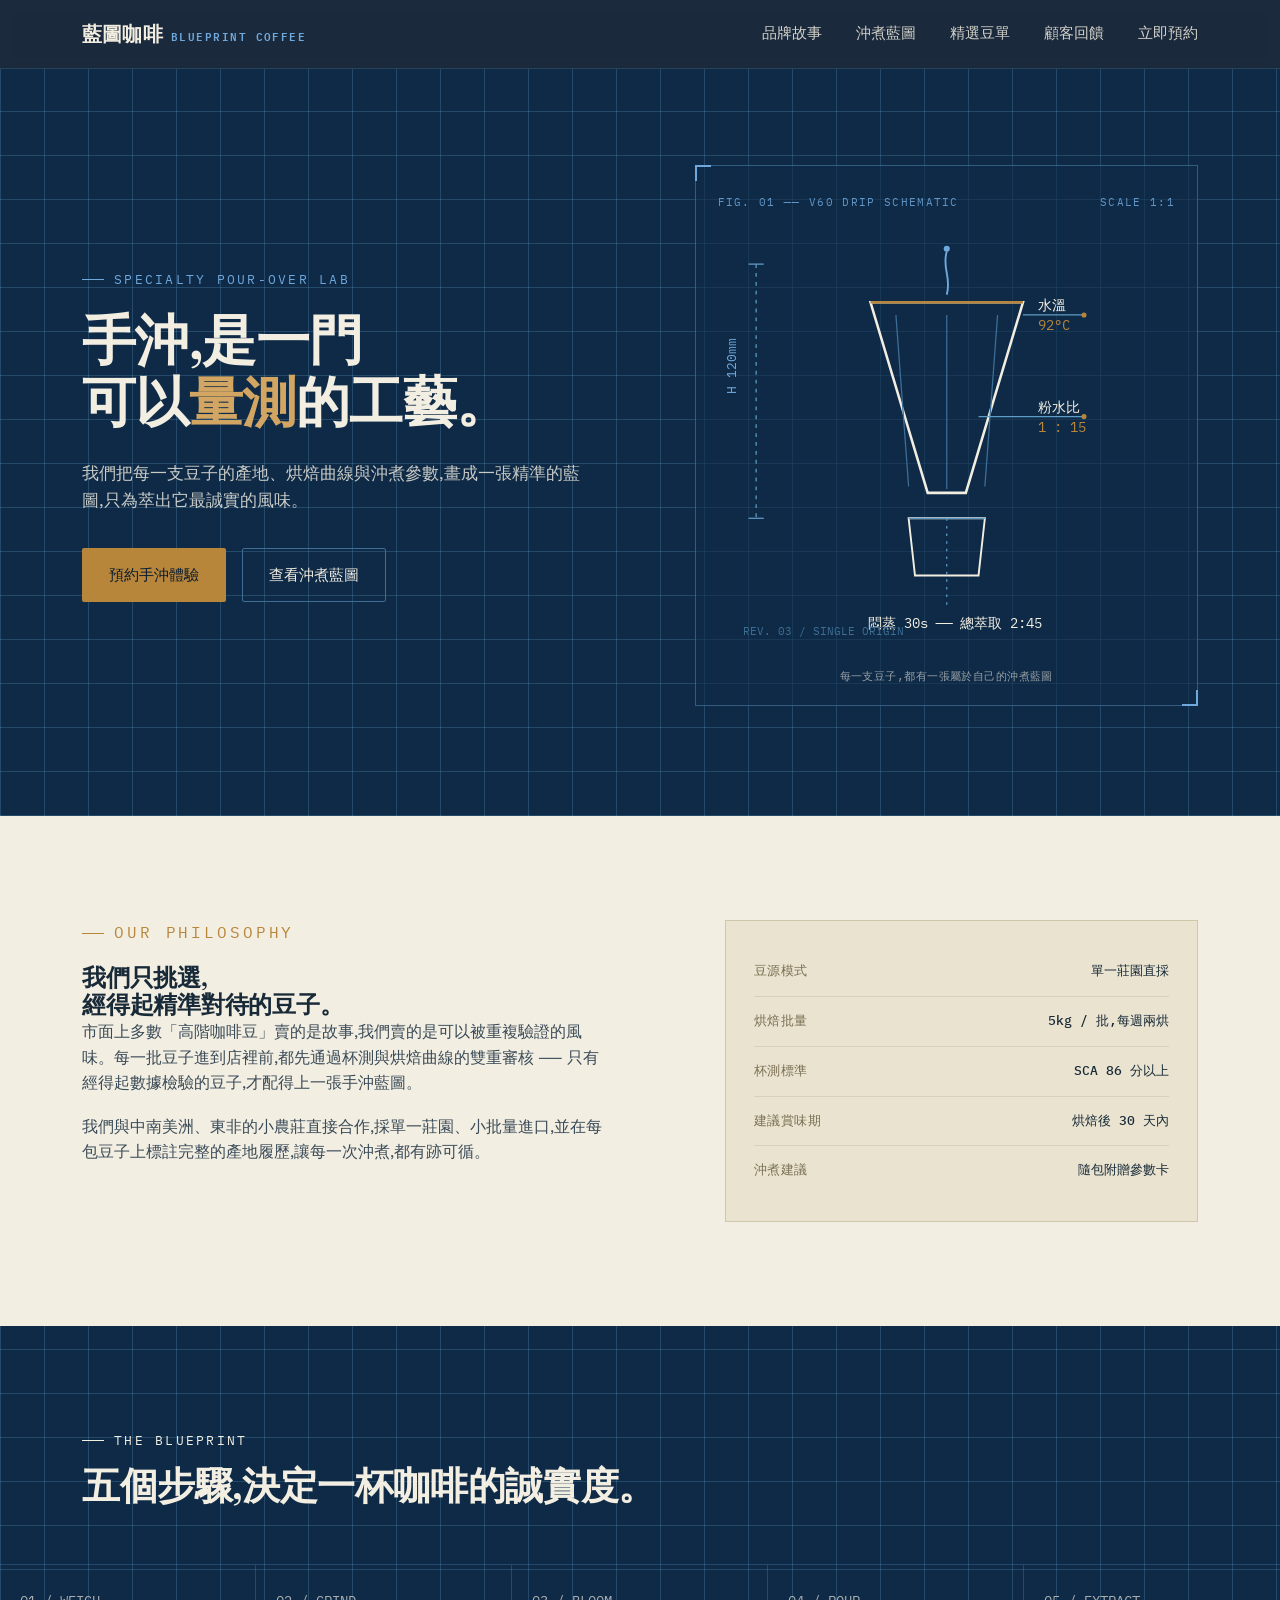
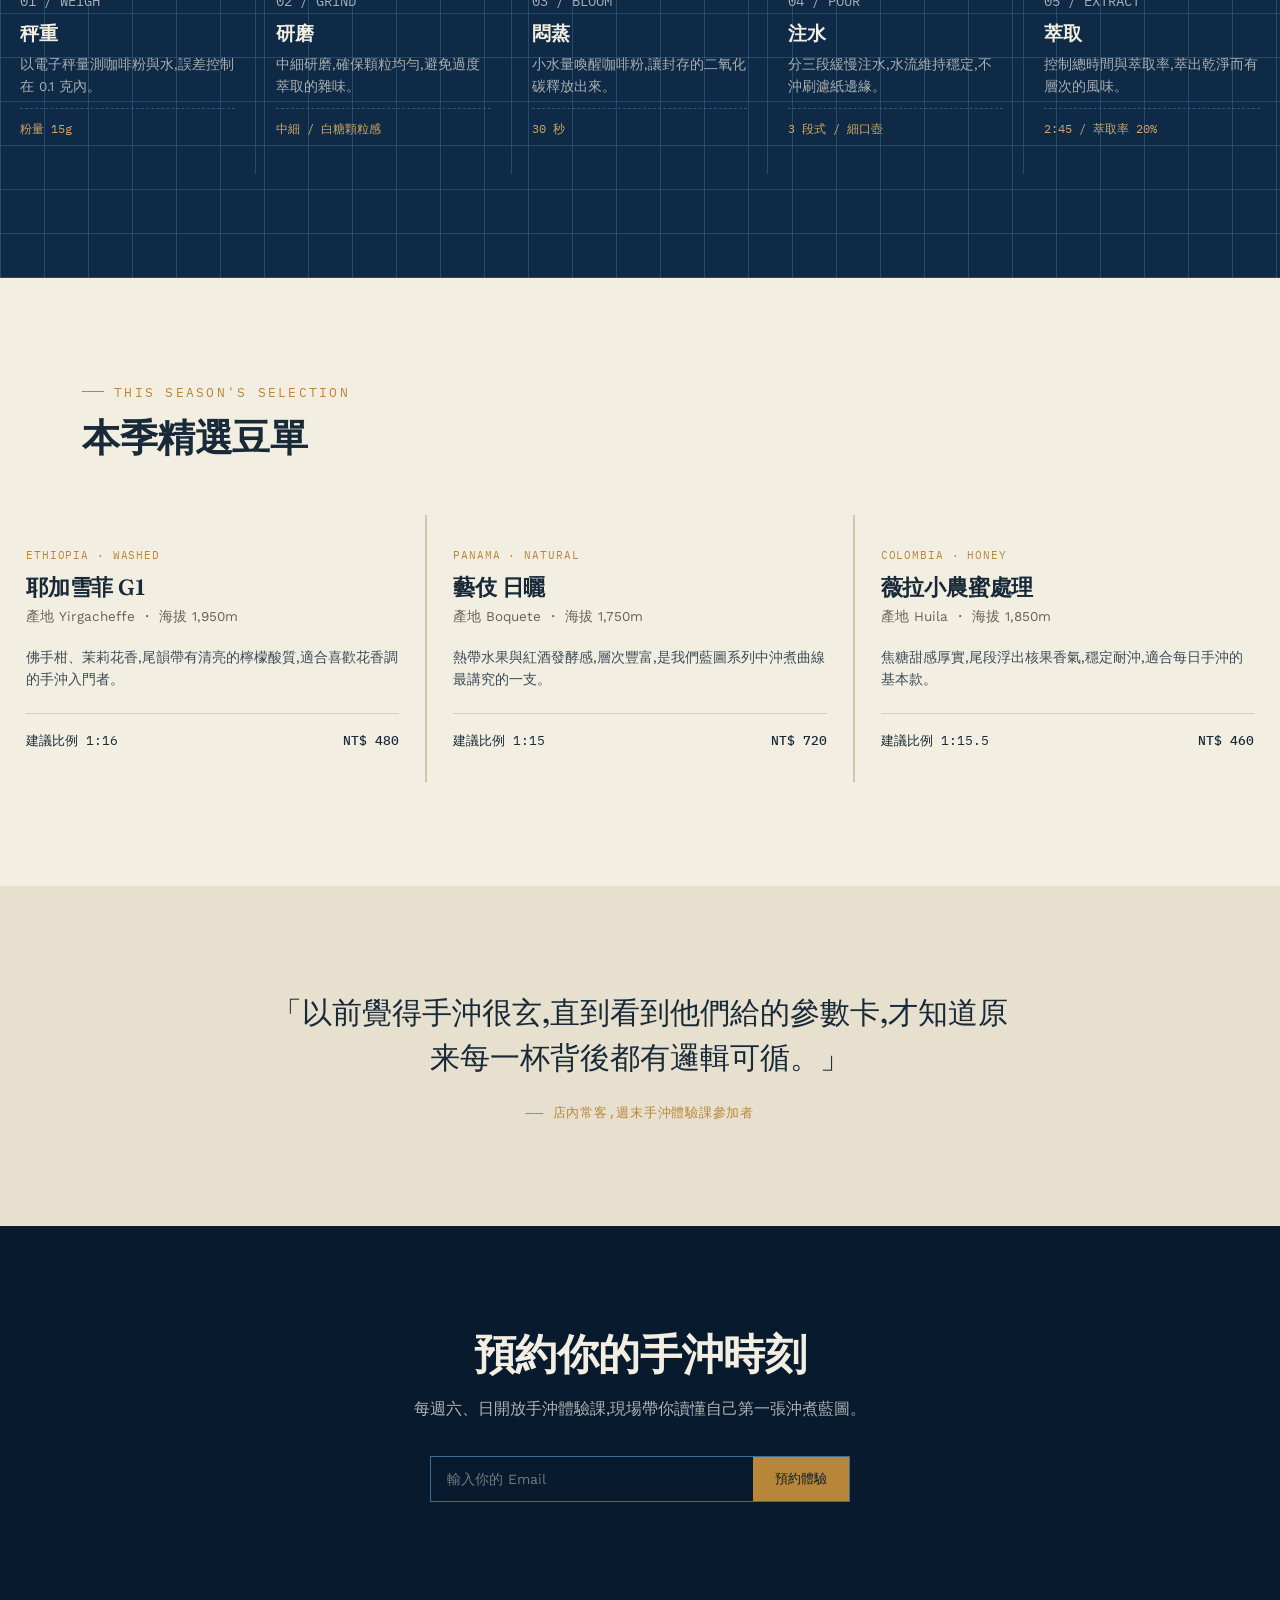
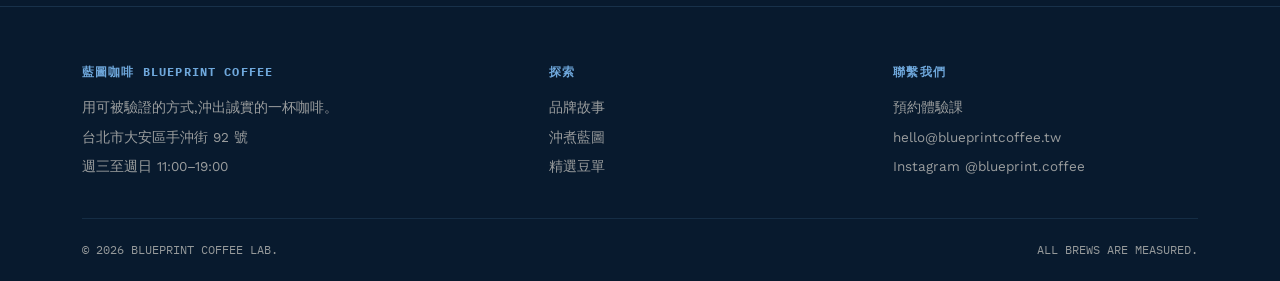
<file: docs/index.html>
<!DOCTYPE html>
<html lang="zh-Hant">
<head>
<meta charset="UTF-8">
<meta name="viewport" content="width=device-width, initial-scale=1.0">
<title>藍圖咖啡 Blueprint Coffee ── 精準手沖,誠實風味</title>
<link rel="preconnect" href="https://fonts.googleapis.com">
<link rel="preconnect" href="https://fonts.gstatic.com" crossorigin>
<link href="https://fonts.googleapis.com/css2?family=Fraunces:opsz,wght@9..144,400;9..144,500;9..144,600;9..144,700&family=Work+Sans:wght@300;400;500;600&family=IBM+Plex+Mono:wght@400;500&display=swap" rel="stylesheet">
<style>
  :root{
    --ink-black:#081A2E;
    --blueprint:#0E2A47;
    --blueprint-line:#3E6E96;
    --blueprint-line-soft:rgba(94,155,197,0.28);
    --paper:#F3EEE2;
    --paper-dim:#E7E0CE;
    --brass:#B8863B;
    --brass-light:#D2A662;
    --sky:#6FA8DC;
    --ink-on-paper:#182A38;
    --max-w:1180px;
  }

  *{margin:0;padding:0;box-sizing:border-box;}
  html{scroll-behavior:smooth;}
  body{
    font-family:'Work Sans', sans-serif;
    background:var(--paper);
    color:var(--ink-on-paper);
    line-height:1.6;
    -webkit-font-smoothing:antialiased;
  }
  a{color:inherit;text-decoration:none;}
  img,svg{display:block;max-width:100%;}
  .container{max-width:var(--max-w);margin:0 auto;padding:0 32px;}
  .eyebrow{
    font-family:'IBM Plex Mono', monospace;
    font-size:12.5px;
    letter-spacing:0.18em;
    text-transform:uppercase;
    display:flex;
    align-items:center;
    gap:10px;
  }
  .eyebrow::before{
    content:"";
    width:22px;height:1px;
    background:currentColor;
    display:inline-block;
  }
  h1,h2,h3{
    font-family:'Fraunces', serif;
    font-weight:600;
    line-height:1.15;
    letter-spacing:-0.01em;
  }
  .btn{
    display:inline-flex;
    align-items:center;
    gap:10px;
    padding:14px 26px;
    border-radius:2px;
    font-family:'Work Sans', sans-serif;
    font-size:15px;
    font-weight:500;
    border:1px solid transparent;
    cursor:pointer;
    transition:transform .25s ease, background .25s ease, border-color .25s ease, color .25s ease;
  }
  .btn:focus-visible{outline:2px solid var(--sky);outline-offset:3px;}
  .btn-primary{background:var(--brass);color:var(--ink-black);}
  .btn-primary:hover{background:var(--brass-light);transform:translateY(-1px);}
  .btn-ghost{border-color:var(--blueprint-line);color:var(--paper);}
  .btn-ghost:hover{border-color:var(--sky);color:var(--sky);}
  .btn-ghost.on-paper{border-color:var(--ink-on-paper);color:var(--ink-on-paper);}
  .btn-ghost.on-paper:hover{border-color:var(--brass);color:var(--brass);}

  /* ---------- NAV ---------- */
  header{
    position:sticky;top:0;z-index:50;
    background:rgba(8,26,46,0.92);
    backdrop-filter:blur(6px);
    border-bottom:1px solid rgba(94,155,197,0.2);
  }
  nav{
    max-width:var(--max-w);margin:0 auto;padding:18px 32px;
    display:flex;align-items:center;justify-content:space-between;
    color:var(--paper);
  }
  .logo{
    font-family:'Fraunces', serif;
    font-size:20px;font-weight:600;letter-spacing:0.01em;
    color:var(--paper);display:flex;align-items:baseline;gap:8px;
  }
  .logo span{
    font-family:'IBM Plex Mono', monospace;
    font-size:10.5px;letter-spacing:0.14em;color:var(--sky);
  }
  .nav-links{display:flex;gap:34px;font-size:14.5px;}
  .nav-links a{opacity:0.85;transition:opacity .2s;}
  .nav-links a:hover{opacity:1;color:var(--sky);}
  .nav-toggle{display:none;background:none;border:none;color:var(--paper);font-size:24px;cursor:pointer;}

  @media (max-width:860px){
    .nav-links{
      position:absolute;top:100%;left:0;right:0;
      background:var(--ink-black);
      flex-direction:column;gap:0;
      max-height:0;overflow:hidden;
      transition:max-height .3s ease;
    }
    .nav-links.open{max-height:320px;}
    .nav-links a{padding:16px 32px;border-top:1px solid rgba(94,155,197,0.15);}
    .nav-toggle{display:block;}
  }

  /* ---------- HERO ---------- */
  .hero{
    background:
      repeating-linear-gradient(0deg, var(--blueprint-line-soft) 0, var(--blueprint-line-soft) 1px, transparent 1px, transparent 44px),
      repeating-linear-gradient(90deg, var(--blueprint-line-soft) 0, var(--blueprint-line-soft) 1px, transparent 1px, transparent 44px),
      var(--blueprint);
    color:var(--paper);
    padding:96px 0 110px;
    position:relative;
    overflow:hidden;
  }
  .hero-grid{
    max-width:var(--max-w);margin:0 auto;padding:0 32px;
    display:grid;grid-template-columns:1.05fr 0.95fr;gap:56px;align-items:center;
  }
  .hero h1{font-size:clamp(34px,4.6vw,54px);margin:20px 0 26px;color:var(--paper);}
  .hero h1 em{font-style:normal;color:var(--brass-light);}
  .hero p.lede{font-size:17px;max-width:46ch;color:rgba(243,238,226,0.82);margin-bottom:34px;}
  .hero-cta{display:flex;gap:16px;flex-wrap:wrap;}
  .hero-eyebrow{color:var(--sky);margin-bottom:6px;}

  .blueprint-plate{
    position:relative;
    border:1px solid rgba(94,155,197,0.45);
    background:rgba(15,42,71,0.55);
    padding:28px 22px 20px;
  }
  .blueprint-plate::before,.blueprint-plate::after,
  .plate-corner-tl,.plate-corner-br{
    content:"";position:absolute;width:14px;height:14px;
    border-color:var(--sky);
  }
  .blueprint-plate::before{top:-1px;left:-1px;border-top:2px solid var(--sky);border-left:2px solid var(--sky);}
  .blueprint-plate::after{bottom:-1px;right:-1px;border-bottom:2px solid var(--sky);border-right:2px solid var(--sky);}
  .plate-label{
    font-family:'IBM Plex Mono', monospace;font-size:11px;letter-spacing:0.12em;
    color:var(--sky);display:flex;justify-content:space-between;margin-bottom:14px;opacity:0.85;
  }
  .plate-caption{
    font-family:'IBM Plex Mono', monospace;font-size:11px;color:rgba(243,238,226,0.6);
    text-align:center;margin-top:10px;letter-spacing:0.04em;
  }

  @media (max-width:900px){
    .hero-grid{grid-template-columns:1fr;}
    .hero{padding:64px 0 76px;}
  }

  /* ---------- SECTION SHARED ---------- */
  section{padding:104px 0;}
  .section-head{max-width:640px;margin-bottom:56px;}
  .section-head h2{font-size:clamp(26px,3.2vw,38px);margin-top:14px;}
  .on-dark{background:var(--ink-black);color:var(--paper);}
  .on-dark .eyebrow{color:var(--sky);}
  .on-paper .eyebrow{color:var(--brass);}

  /* ---------- ABOUT / SPEC SHEET ---------- */
  .about-grid{display:grid;grid-template-columns:1.1fr 0.9fr;gap:64px;align-items:start;}
  .about-grid p{font-size:16px;color:#3a4b58;max-width:52ch;margin-bottom:18px;}
  .spec-sheet{border:1px solid #cfc6ac;background:#EAE3D0;padding:26px 28px;}
  .spec-row{
    display:flex;justify-content:space-between;gap:20px;
    padding:14px 0;border-bottom:1px solid #d8d0b8;
    font-family:'IBM Plex Mono', monospace;font-size:13px;
  }
  .spec-row:last-child{border-bottom:none;}
  .spec-row dt{color:#7a6f52;letter-spacing:0.04em;}
  .spec-row dd{font-weight:500;color:var(--ink-on-paper);text-align:right;}

  @media (max-width:860px){ .about-grid{grid-template-columns:1fr;} }

  /* ---------- PROCESS BLUEPRINT ---------- */
  .process{
    background:
      repeating-linear-gradient(0deg, var(--blueprint-line-soft) 0, var(--blueprint-line-soft) 1px, transparent 1px, transparent 44px),
      repeating-linear-gradient(90deg, var(--blueprint-line-soft) 0, var(--blueprint-line-soft) 1px, transparent 1px, transparent 44px),
      var(--blueprint);
    color:var(--paper);
  }
  .steps{
    display:grid;grid-template-columns:repeat(5,1fr);gap:0;
    border-top:1px solid var(--blueprint-line-soft);
  }
  .step{
    padding:26px 20px;border-right:1px solid var(--blueprint-line-soft);position:relative;
  }
  .step:last-child{border-right:none;}
  .step-index{font-family:'IBM Plex Mono', monospace;font-size:12px;color:var(--sky);margin-bottom:14px;}
  .step h3{font-size:19px;color:var(--paper);margin-bottom:10px;font-weight:600;}
  .step p{font-size:13.5px;color:rgba(243,238,226,0.68);margin-bottom:10px;}
  .step .metric{
    font-family:'IBM Plex Mono', monospace;font-size:12px;color:var(--brass-light);
    border-top:1px dashed rgba(94,155,197,0.4);padding-top:10px;
  }
  @media (max-width:960px){
    .steps{grid-template-columns:1fr 1fr;}
    .step{border-right:1px solid var(--blueprint-line-soft);border-bottom:1px solid var(--blueprint-line-soft);}
    .step:nth-child(2n){border-right:none;}
  }
  @media (max-width:560px){
    .steps{grid-template-columns:1fr;}
    .step{border-right:none;}
  }

  /* ---------- BEANS ---------- */
  .bean-grid{display:grid;grid-template-columns:repeat(3,1fr);gap:2px;background:#cfc6ac;}
  .bean-card{
    background:var(--paper);padding:32px 26px;position:relative;
    display:flex;flex-direction:column;height:100%;
  }
  .bean-tag{
    font-family:'IBM Plex Mono', monospace;font-size:11px;color:var(--brass);
    letter-spacing:0.08em;margin-bottom:10px;
  }
  .bean-card h3{font-size:22px;margin-bottom:6px;}
  .bean-origin{font-size:13.5px;color:#6b6250;margin-bottom:18px;}
  .bean-notes{font-size:14px;color:#3a4b58;margin-bottom:22px;flex-grow:1;}
  .bean-meta{
    display:flex;justify-content:space-between;align-items:center;
    border-top:1px solid #d8d0b8;padding-top:16px;
    font-family:'IBM Plex Mono', monospace;font-size:12.5px;
  }
  .bean-price{color:var(--ink-on-paper);font-weight:500;}
  @media (max-width:900px){ .bean-grid{grid-template-columns:1fr 1fr;} }
  @media (max-width:600px){ .bean-grid{grid-template-columns:1fr;} }

  /* ---------- QUOTE ---------- */
  .quote-section{background:var(--paper-dim);}
  .quote-wrap{max-width:760px;margin:0 auto;text-align:center;}
  blockquote{
    font-family:'Fraunces', serif;font-size:clamp(22px,2.6vw,30px);
    font-weight:500;line-height:1.5;color:var(--ink-on-paper);margin-bottom:22px;
  }
  .quote-attr{font-family:'IBM Plex Mono', monospace;font-size:12.5px;color:var(--brass);letter-spacing:0.06em;}

  /* ---------- CTA / FOOTER ---------- */
  .cta-section{background:var(--ink-black);color:var(--paper);text-align:center;}
  .cta-section h2{font-size:clamp(28px,3.6vw,42px);margin-bottom:18px;}
  .cta-section p{color:rgba(243,238,226,0.72);max-width:48ch;margin:0 auto 34px;}
  .cta-form{
    display:flex;max-width:420px;margin:0 auto;gap:0;border:1px solid var(--blueprint-line);
  }
  .cta-form input{
    flex:1;background:transparent;border:none;padding:14px 16px;
    color:var(--paper);font-family:'Work Sans', sans-serif;font-size:14px;
  }
  .cta-form input::placeholder{color:rgba(243,238,226,0.45);}
  .cta-form input:focus{outline:none;}
  .cta-form button{
    background:var(--brass);color:var(--ink-black);border:none;
    padding:0 22px;font-weight:500;cursor:pointer;font-family:'Work Sans', sans-serif;
    transition:background .2s;
  }
  .cta-form button:hover{background:var(--brass-light);}

  footer{background:var(--ink-black);border-top:1px solid rgba(94,155,197,0.18);color:rgba(243,238,226,0.6);}
  .footer-grid{
    display:grid;grid-template-columns:1.4fr 1fr 1fr;gap:40px;padding:56px 0 32px;
    font-size:13.5px;
  }
  .footer-grid h4{
    font-family:'IBM Plex Mono', monospace;font-size:11.5px;letter-spacing:0.1em;
    color:var(--sky);margin-bottom:16px;text-transform:uppercase;
  }
  .footer-grid p, .footer-grid a{display:block;margin-bottom:8px;color:rgba(243,238,226,0.62);}
  .footer-grid a:hover{color:var(--paper);}
  .footer-bottom{
    border-top:1px solid rgba(94,155,197,0.15);padding:22px 0;
    font-family:'IBM Plex Mono', monospace;font-size:11.5px;
    display:flex;justify-content:space-between;flex-wrap:wrap;gap:10px;
  }
  @media (max-width:700px){ .footer-grid{grid-template-columns:1fr;} }

  /* ---------- REVEAL ---------- */
  .reveal{opacity:0;transform:translateY(18px);transition:opacity .7s ease, transform .7s ease;}
  .reveal.in{opacity:1;transform:translateY(0);}
  @media (prefers-reduced-motion: reduce){
    .reveal{opacity:1;transform:none;transition:none;}
    html{scroll-behavior:auto;}
  }
</style>
</head>
<body>

<header>
  <nav>
    <a href="#top" class="logo">藍圖咖啡<span>BLUEPRINT COFFEE</span></a>
    <button class="nav-toggle" id="navToggle" aria-label="開啟選單" aria-expanded="false">☰</button>
    <div class="nav-links" id="navLinks">
      <a href="#about">品牌故事</a>
      <a href="#process">沖煮藍圖</a>
      <a href="#beans">精選豆單</a>
      <a href="#quote">顧客回饋</a>
      <a href="#cta">立即預約</a>
    </div>
  </nav>
</header>

<section class="hero" id="top">
  <div class="hero-grid">
    <div>
      <p class="eyebrow hero-eyebrow">SPECIALTY POUR-OVER LAB</p>
      <h1>手沖,是一門<br>可以<em>量測</em>的工藝。</h1>
      <p class="lede">我們把每一支豆子的產地、烘焙曲線與沖煮參數,畫成一張精準的藍圖,只為萃出它最誠實的風味。</p>
      <div class="hero-cta">
        <a href="#cta" class="btn btn-primary">預約手沖體驗</a>
        <a href="#process" class="btn btn-ghost">查看沖煮藍圖</a>
      </div>
    </div>

    <div class="blueprint-plate reveal">
      <div class="plate-label"><span>FIG. 01 ── V60 DRIP SCHEMATIC</span><span>SCALE 1:1</span></div>
      <svg viewBox="0 0 360 340" xmlns="http://www.w3.org/2000/svg" role="img" aria-label="V60 手沖濾杯示意圖,標註水溫、粉水比、悶蒸與總萃取時間">
        <!-- dimension lines -->
        <line x1="30" y1="30" x2="30" y2="230" stroke="#5E9BC5" stroke-width="1" stroke-dasharray="3 4"/>
        <line x1="24" y1="30" x2="36" y2="30" stroke="#5E9BC5" stroke-width="1"/>
        <line x1="24" y1="230" x2="36" y2="230" stroke="#5E9BC5" stroke-width="1"/>
        <text x="14" y="132" fill="#6FA8DC" font-size="10" font-family="IBM Plex Mono, monospace" transform="rotate(-90 14 132)">H 120mm</text>

        <!-- dripper cone -->
        <path d="M120 60 L240 60 L195 210 L165 210 Z" fill="none" stroke="#F3EEE2" stroke-width="2"/>
        <path d="M120 60 L240 60" stroke="#B8863B" stroke-width="2"/>
        <!-- ribs -->
        <line x1="140" y1="70" x2="150" y2="205" stroke="#3E6E96" stroke-width="1"/>
        <line x1="180" y1="70" x2="180" y2="207" stroke="#3E6E96" stroke-width="1"/>
        <line x1="220" y1="70" x2="210" y2="205" stroke="#3E6E96" stroke-width="1"/>

        <!-- server -->
        <path d="M150 230 L210 230 L205 275 L155 275 Z" fill="none" stroke="#F3EEE2" stroke-width="1.5"/>
        <line x1="150" y1="230" x2="210" y2="230" stroke="#5E9BC5" stroke-width="1"/>

        <!-- pour line + droplets -->
        <path d="M180 20 C176 34, 184 40, 180 54" stroke="#6FA8DC" stroke-width="1.5" fill="none"/>
        <circle cx="180" cy="18" r="2.4" fill="#6FA8DC"/>

        <!-- annotation callouts -->
        <line x1="240" y1="70" x2="288" y2="70" stroke="#5E9BC5" stroke-width="1"/>
        <circle cx="288" cy="70" r="2" fill="#B8863B"/>
        <text x="252" y="66" fill="#F3EEE2" font-size="11" font-family="IBM Plex Mono, monospace">水溫</text>
        <text x="252" y="82" fill="#B8863B" font-size="11" font-family="IBM Plex Mono, monospace">92°C</text>

        <line x1="205" y1="150" x2="288" y2="150" stroke="#5E9BC5" stroke-width="1"/>
        <circle cx="288" cy="150" r="2" fill="#B8863B"/>
        <text x="252" y="146" fill="#F3EEE2" font-size="11" font-family="IBM Plex Mono, monospace">粉水比</text>
        <text x="252" y="162" fill="#B8863B" font-size="11" font-family="IBM Plex Mono, monospace">1 : 15</text>

        <line x1="180" y1="230" x2="180" y2="300" stroke="#5E9BC5" stroke-width="1" stroke-dasharray="2 4"/>
        <text x="118" y="316" fill="#F3EEE2" font-size="11" font-family="IBM Plex Mono, monospace">悶蒸 30s ── 總萃取 2:45</text>

        <!-- corner tick -->
        <text x="20" y="322" fill="#3E6E96" font-size="9" font-family="IBM Plex Mono, monospace">REV. 03 / SINGLE ORIGIN</text>
      </svg>
      <p class="plate-caption">每一支豆子,都有一張屬於自己的沖煮藍圖</p>
    </div>
  </div>
</section>

<section class="on-paper" id="about">
  <div class="container">
    <div class="about-grid">
      <div class="reveal">
        <p class="eyebrow">OUR PHILOSOPHY</p>
        <h2>我們只挑選,<br>經得起精準對待的豆子。</h2>
        <p>市面上多數「高階咖啡豆」賣的是故事,我們賣的是可以被重複驗證的風味。每一批豆子進到店裡前,都先通過杯測與烘焙曲線的雙重審核 ── 只有經得起數據檢驗的豆子,才配得上一張手沖藍圖。</p>
        <p>我們與中南美洲、東非的小農莊直接合作,採單一莊園、小批量進口,並在每包豆子上標註完整的產地履歷,讓每一次沖煮,都有跡可循。</p>
      </div>
      <dl class="spec-sheet reveal">
        <div class="spec-row"><dt>豆源模式</dt><dd>單一莊園直採</dd></div>
        <div class="spec-row"><dt>烘焙批量</dt><dd>5kg / 批,每週兩烘</dd></div>
        <div class="spec-row"><dt>杯測標準</dt><dd>SCA 86 分以上</dd></div>
        <div class="spec-row"><dt>建議賞味期</dt><dd>烘焙後 30 天內</dd></div>
        <div class="spec-row"><dt>沖煮建議</dt><dd>隨包附贈參數卡</dd></div>
      </dl>
    </div>
  </div>
</section>

<section class="process" id="process">
  <div class="container">
    <div class="section-head reveal">
      <p class="eyebrow">THE BLUEPRINT</p>
      <h2>五個步驟,決定一杯咖啡的誠實度。</h2>
    </div>
  </div>
  <div class="steps reveal">
    <div class="step">
      <p class="step-index">01 / WEIGH</p>
      <h3>秤重</h3>
      <p>以電子秤量測咖啡粉與水,誤差控制在 0.1 克內。</p>
      <p class="metric">粉量 15g</p>
    </div>
    <div class="step">
      <p class="step-index">02 / GRIND</p>
      <h3>研磨</h3>
      <p>中細研磨,確保顆粒均勻,避免過度萃取的雜味。</p>
      <p class="metric">中細 / 白糖顆粒感</p>
    </div>
    <div class="step">
      <p class="step-index">03 / BLOOM</p>
      <h3>悶蒸</h3>
      <p>小水量喚醒咖啡粉,讓封存的二氧化碳釋放出來。</p>
      <p class="metric">30 秒</p>
    </div>
    <div class="step">
      <p class="step-index">04 / POUR</p>
      <h3>注水</h3>
      <p>分三段緩慢注水,水流維持穩定,不沖刷濾紙邊緣。</p>
      <p class="metric">3 段式 / 細口壺</p>
    </div>
    <div class="step">
      <p class="step-index">05 / EXTRACT</p>
      <h3>萃取</h3>
      <p>控制總時間與萃取率,萃出乾淨而有層次的風味。</p>
      <p class="metric">2:45 / 萃取率 20%</p>
    </div>
  </div>
</section>

<section class="on-paper" id="beans">
  <div class="container">
    <div class="section-head reveal">
      <p class="eyebrow">THIS SEASON'S SELECTION</p>
      <h2>本季精選豆單</h2>
    </div>
  </div>
  <div class="bean-grid reveal">
    <div class="bean-card">
      <p class="bean-tag">ETHIOPIA · WASHED</p>
      <h3>耶加雪菲 G1</h3>
      <p class="bean-origin">產地 Yirgacheffe ・ 海拔 1,950m</p>
      <p class="bean-notes">佛手柑、茉莉花香,尾韻帶有清亮的檸檬酸質,適合喜歡花香調的手沖入門者。</p>
      <div class="bean-meta"><span>建議比例 1:16</span><span class="bean-price">NT$ 480</span></div>
    </div>
    <div class="bean-card">
      <p class="bean-tag">PANAMA · NATURAL</p>
      <h3>藝伎 日曬</h3>
      <p class="bean-origin">產地 Boquete ・ 海拔 1,750m</p>
      <p class="bean-notes">熱帶水果與紅酒發酵感,層次豐富,是我們藍圖系列中沖煮曲線最講究的一支。</p>
      <div class="bean-meta"><span>建議比例 1:15</span><span class="bean-price">NT$ 720</span></div>
    </div>
    <div class="bean-card">
      <p class="bean-tag">COLOMBIA · HONEY</p>
      <h3>薇拉小農蜜處理</h3>
      <p class="bean-origin">產地 Huila ・ 海拔 1,850m</p>
      <p class="bean-notes">焦糖甜感厚實,尾段浮出核果香氣,穩定耐沖,適合每日手沖的基本款。</p>
      <div class="bean-meta"><span>建議比例 1:15.5</span><span class="bean-price">NT$ 460</span></div>
    </div>
  </div>
</section>

<section class="quote-section" id="quote">
  <div class="container">
    <div class="quote-wrap reveal">
      <blockquote>「以前覺得手沖很玄,直到看到他們給的參數卡,才知道原来每一杯背後都有邏輯可循。」</blockquote>
      <p class="quote-attr">── 店內常客,週末手沖體驗課參加者</p>
    </div>
  </div>
</section>

<section class="cta-section" id="cta">
  <div class="container">
    <h2 class="reveal">預約你的手沖時刻</h2>
    <p class="reveal">每週六、日開放手沖體驗課,現場帶你讀懂自己第一張沖煮藍圖。</p>
    <form class="cta-form reveal" onsubmit="event.preventDefault(); this.querySelector('button').textContent='已收到,我們會盡快聯繫';">
      <input type="email" placeholder="輸入你的 Email" required aria-label="Email">
      <button type="submit">預約體驗</button>
    </form>
  </div>
</section>

<footer>
  <div class="container">
    <div class="footer-grid">
      <div>
        <h4>藍圖咖啡 BLUEPRINT COFFEE</h4>
        <p>用可被驗證的方式,沖出誠實的一杯咖啡。</p>
        <p>台北市大安區手沖街 92 號</p>
        <p>週三至週日 11:00–19:00</p>
      </div>
      <div>
        <h4>探索</h4>
        <a href="#about">品牌故事</a>
        <a href="#process">沖煮藍圖</a>
        <a href="#beans">精選豆單</a>
      </div>
      <div>
        <h4>聯繫我們</h4>
        <a href="#cta">預約體驗課</a>
        <a href="mailto:hello@blueprintcoffee.tw">hello@blueprintcoffee.tw</a>
        <a href="#top">Instagram @blueprint.coffee</a>
      </div>
    </div>
    <div class="footer-bottom">
      <span>© 2026 BLUEPRINT COFFEE LAB.</span>
      <span>ALL BREWS ARE MEASURED.</span>
    </div>
  </div>
</footer>

<script>
  // mobile nav toggle
  const navToggle = document.getElementById('navToggle');
  const navLinks = document.getElementById('navLinks');
  navToggle.addEventListener('click', () => {
    const isOpen = navLinks.classList.toggle('open');
    navToggle.setAttribute('aria-expanded', isOpen);
  });
  navLinks.querySelectorAll('a').forEach(a => a.addEventListener('click', () => {
    navLinks.classList.remove('open');
    navToggle.setAttribute('aria-expanded', 'false');
  }));

  // scroll reveal
  const prefersReduced = window.matchMedia('(prefers-reduced-motion: reduce)').matches;
  if (!prefersReduced && 'IntersectionObserver' in window) {
    const io = new IntersectionObserver((entries) => {
      entries.forEach(entry => {
        if (entry.isIntersecting) {
          entry.target.classList.add('in');
          io.unobserve(entry.target);
        }
      });
    }, { threshold: 0.15 });
    document.querySelectorAll('.reveal').forEach(el => io.observe(el));
  } else {
    document.querySelectorAll('.reveal').forEach(el => el.classList.add('in'));
  }
</script>

</body>
</html>
</file>
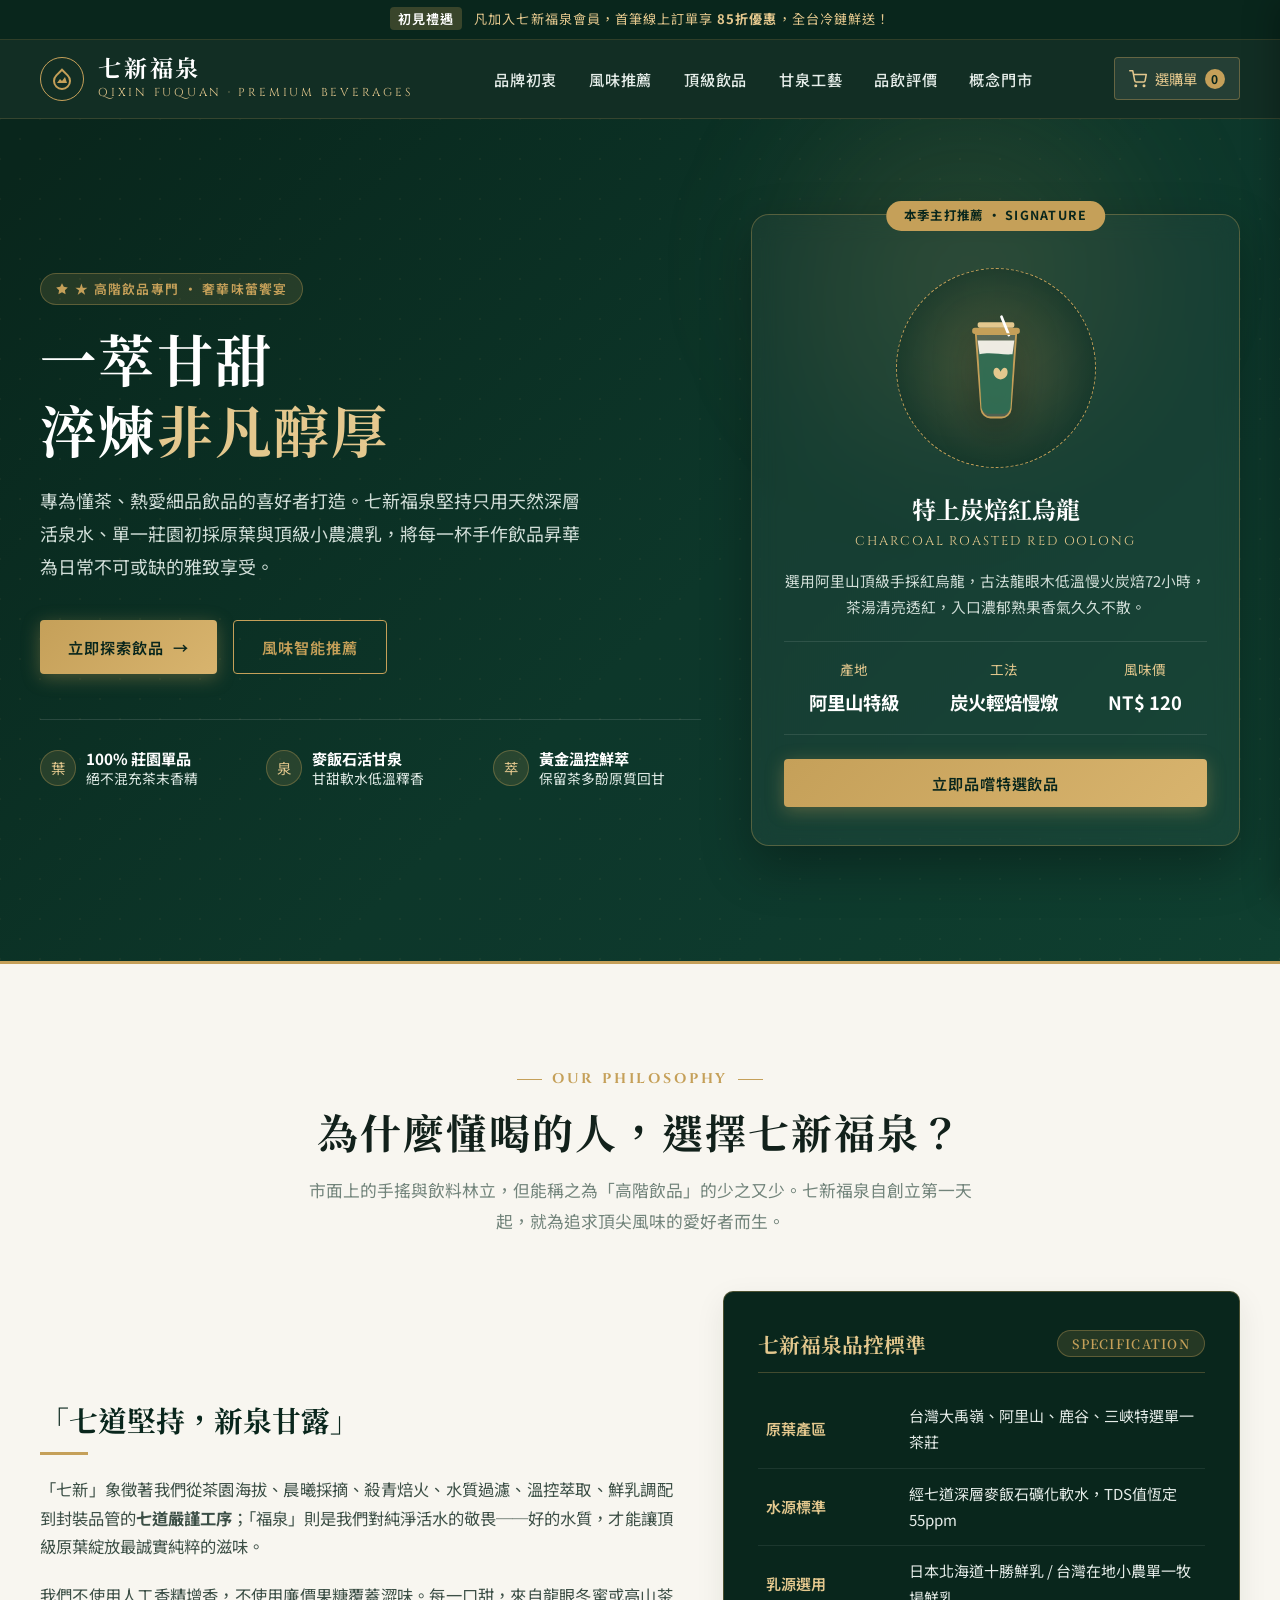
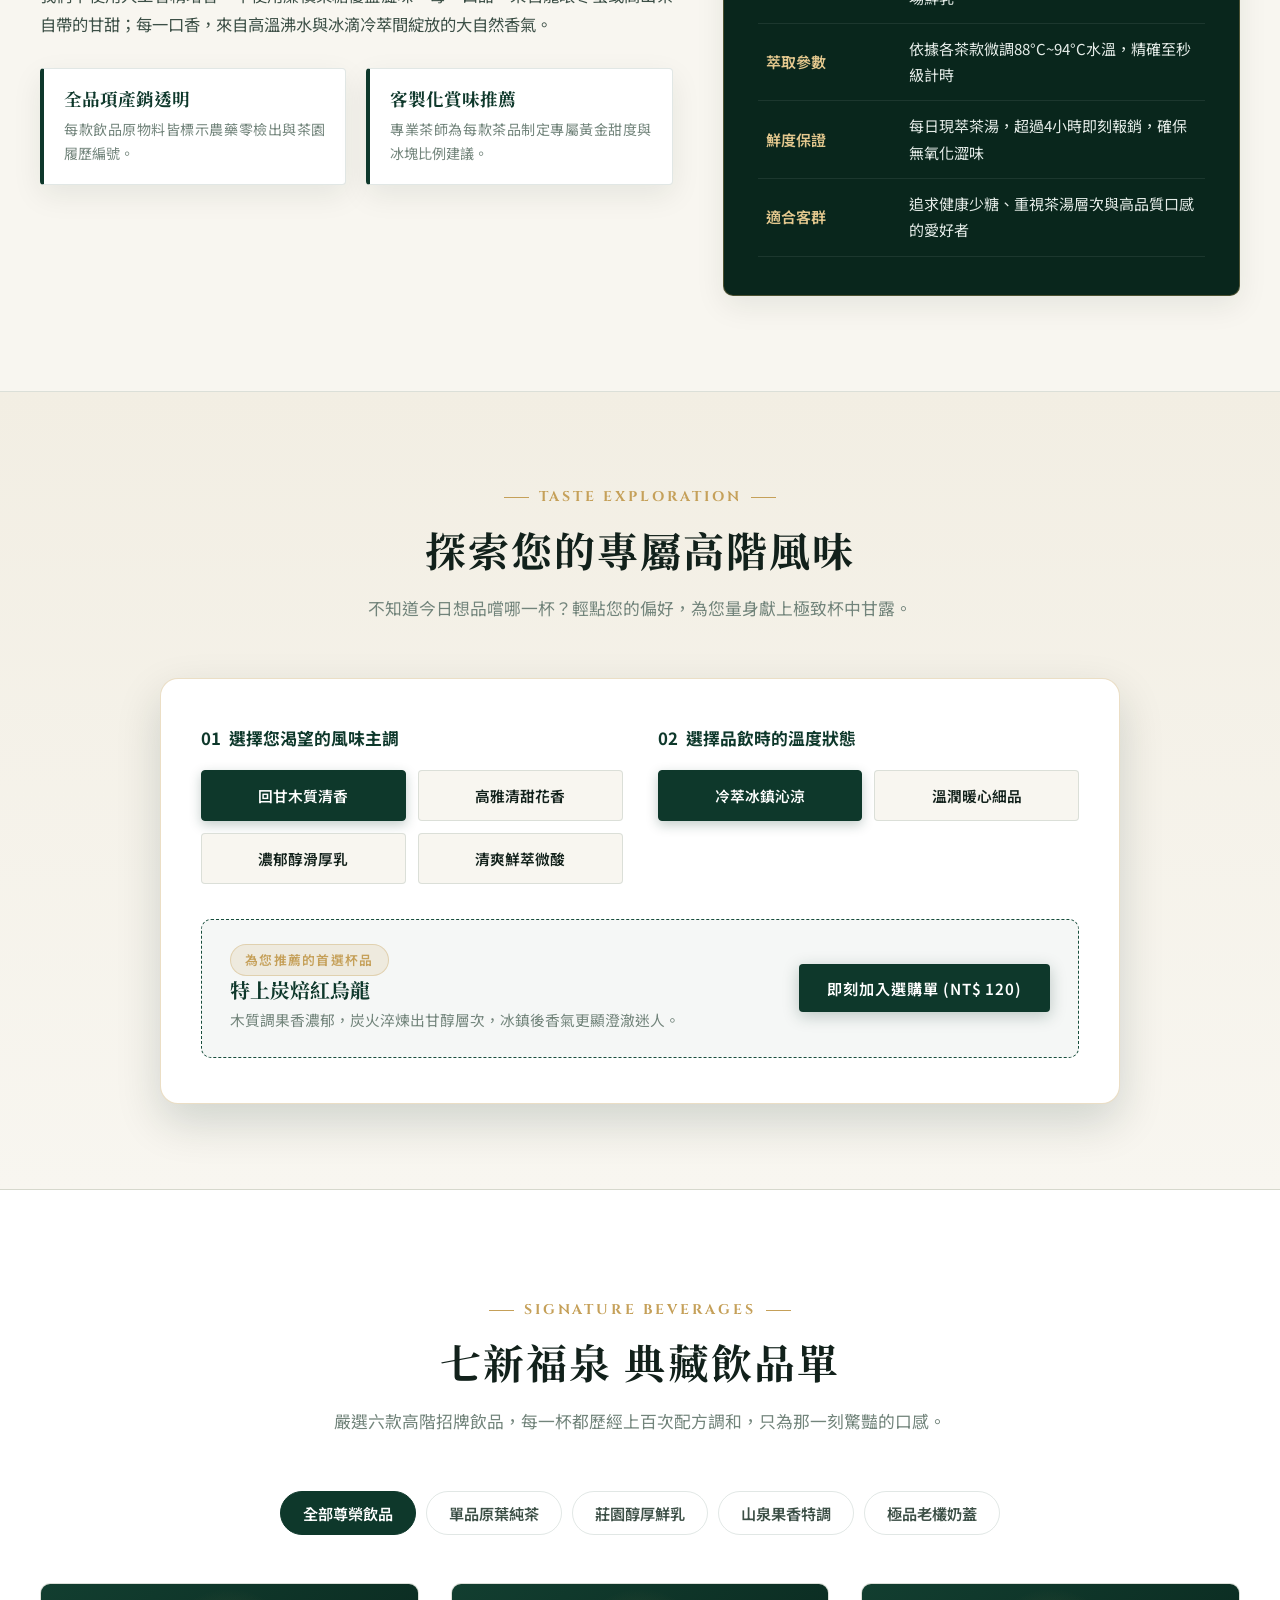
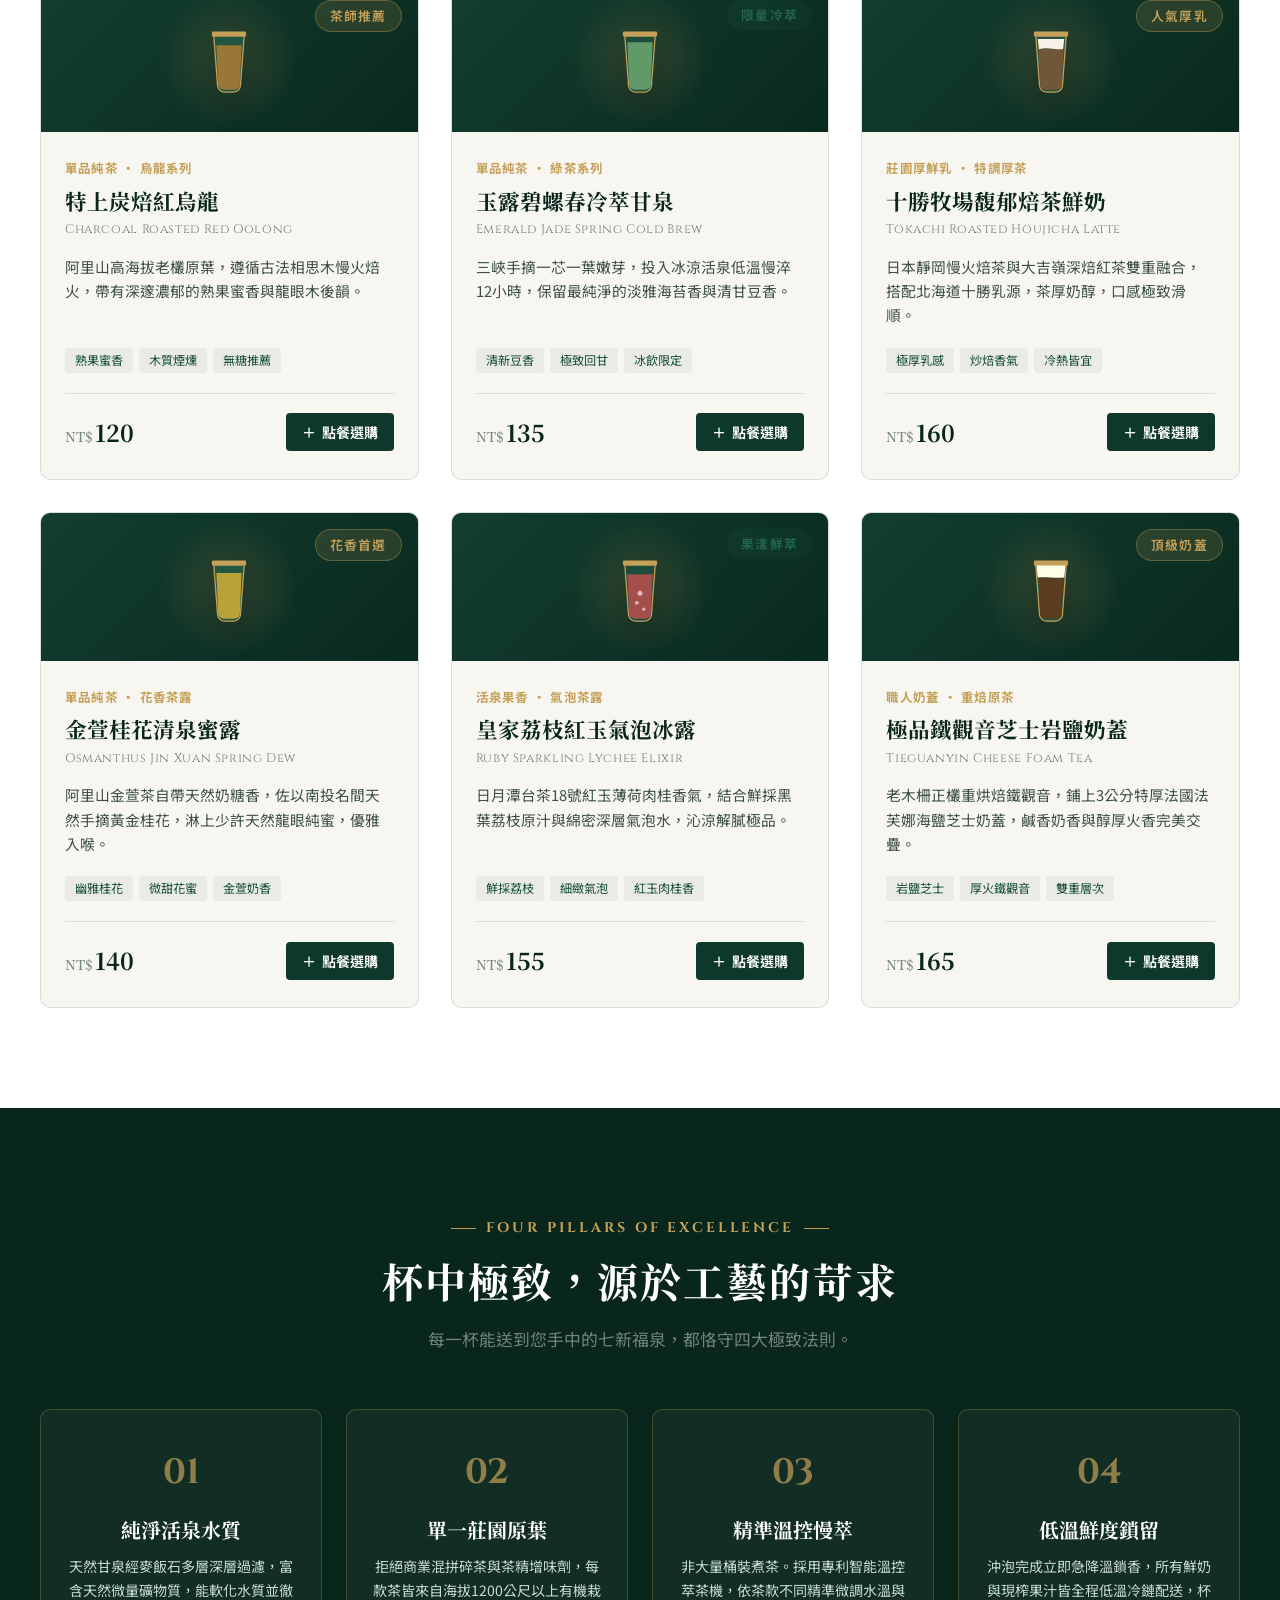
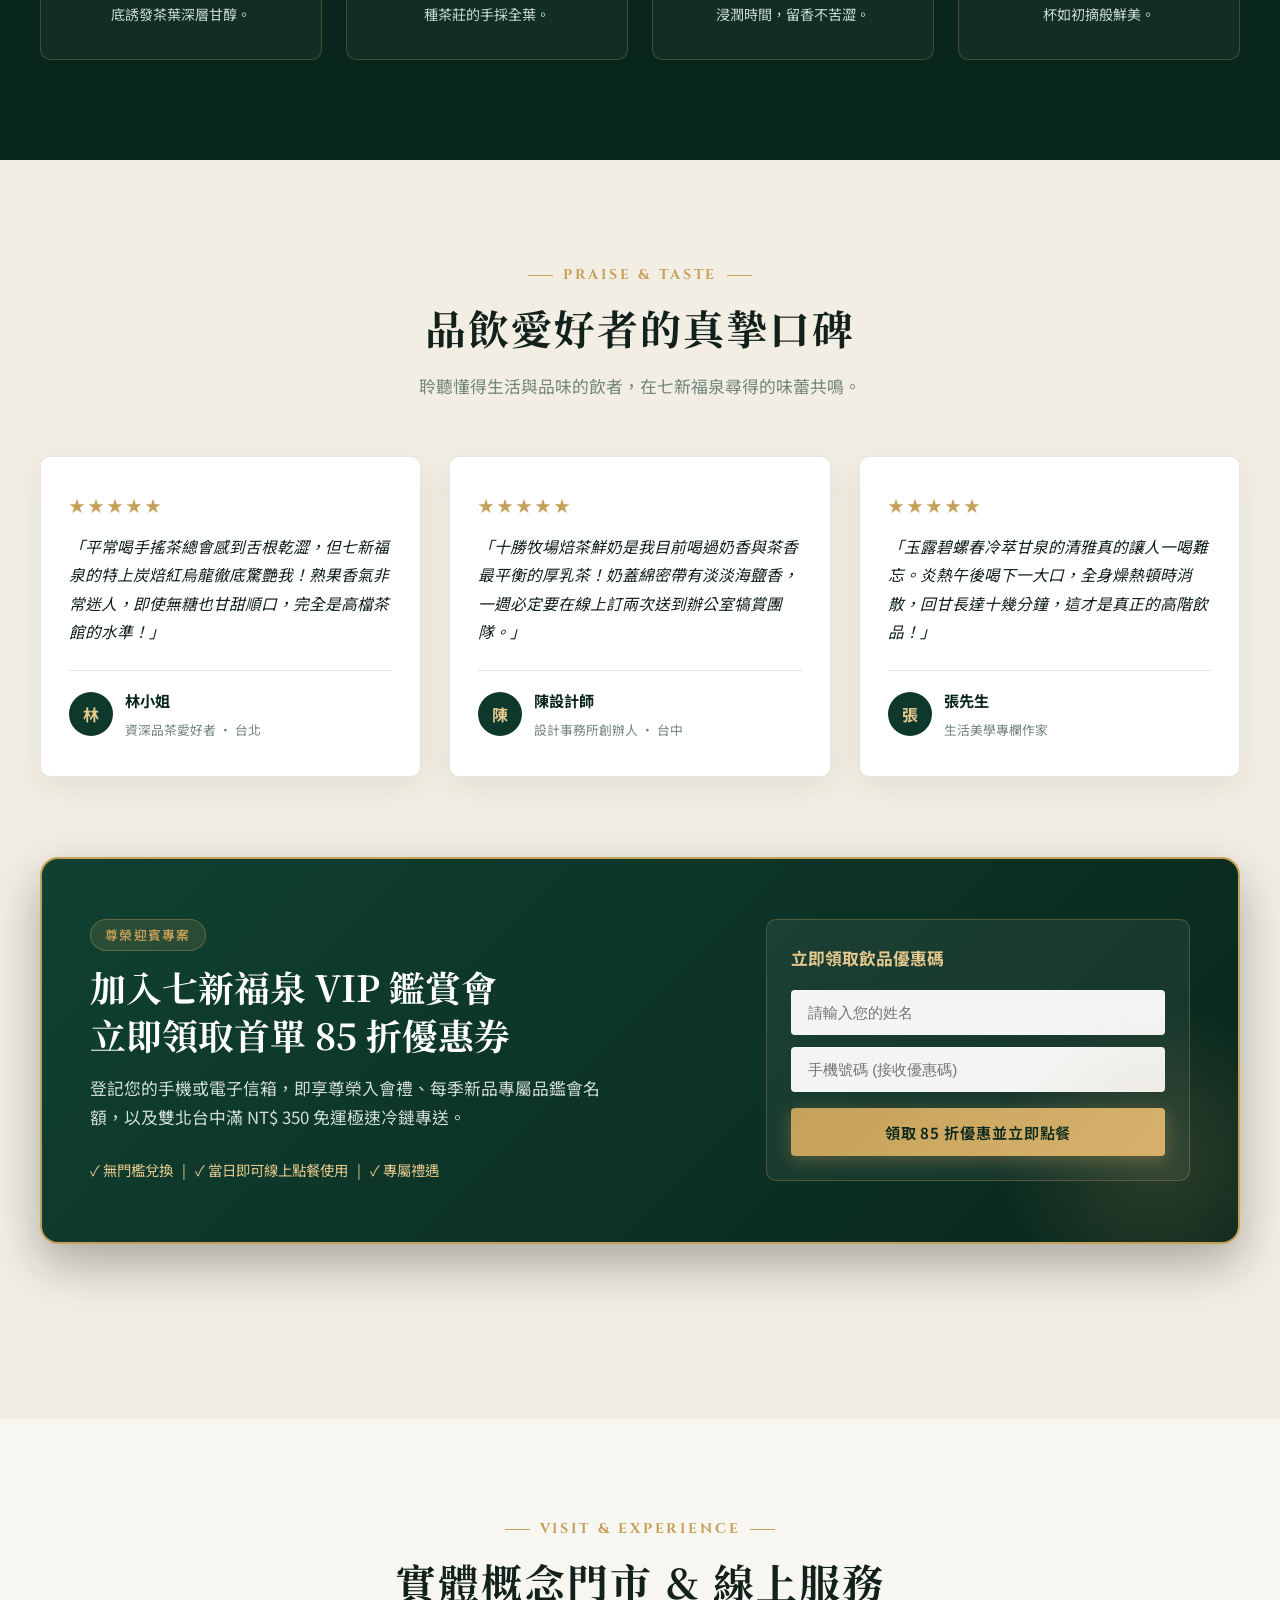
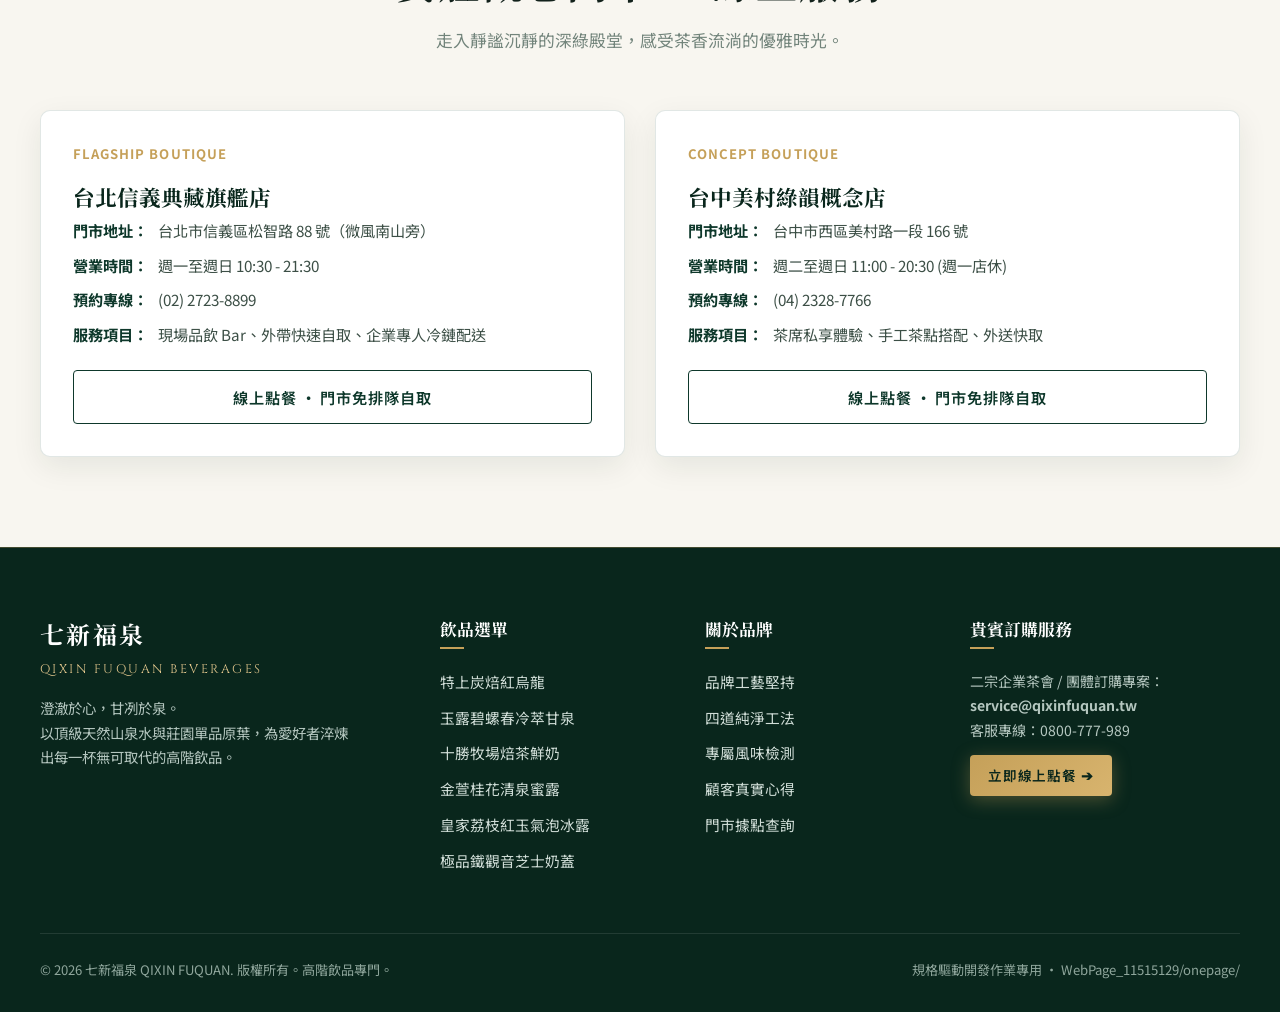
<file: onepage/index.html>
<!DOCTYPE html>
<html lang="zh-Hant">
<head>
  <meta charset="UTF-8">
  <meta name="viewport" content="width=device-width, initial-scale=1.0">
  <meta name="description" content="七新福泉｜極致工藝高階飲品專門。以純淨山泉淬煉莊園單品茶葉，為懂得細品的飲品喜好者呈獻非凡甘醇體驗。立即線上點餐享尊榮禮遇。">
  <title>七新福泉 QIXIN FUQUAN｜高階工藝飲品專門</title>
  <link rel="preconnect" href="https://fonts.googleapis.com">
  <link rel="preconnect" href="https://fonts.gstatic.com" crossorigin>
  <link href="https://fonts.googleapis.com/css2?family=Noto+Sans+TC:wght@300;400;500;600;700&family=Noto+Serif+TC:wght@400;600;700;900&family=Cinzel:wght@500;700&display=swap" rel="stylesheet">
  <style>
    :root {
      --primary-dark: #09261c;
      --primary-green: #0e382b;
      --primary-medium: #174d3c;
      --primary-light: #246551;
      --accent-gold: #c5a059;
      --accent-gold-light: #e4c88e;
      --accent-gold-hover: #d8b46e;
      --accent-jade: #4ea887;
      --bg-light: #f8f6f0;
      --bg-cream: #f2eee3;
      --bg-card: #ffffff;
      --text-dark: #12211b;
      --text-body: #3c4f46;
      --text-muted: #72847b;
      --text-light: #f5f7f6;
      --border-light: rgba(14, 56, 43, 0.12);
      --border-gold: rgba(197, 160, 89, 0.35);
      --shadow-soft: 0 10px 30px rgba(9, 38, 28, 0.08);
      --shadow-hover: 0 18px 45px rgba(9, 38, 28, 0.16);
      --shadow-dark: 0 20px 50px rgba(0, 0, 0, 0.3);
      --radius-sm: 4px;
      --radius-md: 10px;
      --radius-lg: 18px;
      --transition: all 0.28s cubic-bezier(0.4, 0, 0.2, 1);
    }

    * {
      box-sizing: border-box;
      margin: 0;
      padding: 0;
    }

    html {
      scroll-behavior: smooth;
    }

    body {
      font-family: "Noto Sans TC", -apple-system, BlinkMacSystemFont, "Segoe UI", Roboto, sans-serif;
      color: var(--text-body);
      background-color: var(--bg-light);
      line-height: 1.75;
      font-size: 16px;
      overflow-x: hidden;
      -webkit-font-smoothing: antialiased;
    }

    h1, h2, h3, h4, .serif {
      font-family: "Noto Serif TC", serif;
      color: var(--text-dark);
      line-height: 1.35;
    }

    .en-title {
      font-family: "Cinzel", serif;
      letter-spacing: 0.12em;
    }

    a {
      text-decoration: none;
      color: inherit;
      transition: var(--transition);
    }

    button {
      font-family: inherit;
      cursor: pointer;
      border: none;
      outline: none;
      transition: var(--transition);
    }

    img {
      max-width: 100%;
      height: auto;
      display: block;
    }

    .container {
      width: min(1200px, calc(100% - 40px));
      margin-inline: auto;
    }

    /* Badge & Tag */
    .badge {
      display: inline-flex;
      align-items: center;
      gap: 6px;
      padding: 4px 14px;
      font-size: 0.8rem;
      font-weight: 600;
      letter-spacing: 0.1em;
      border-radius: 30px;
      text-transform: uppercase;
    }

    .badge-gold {
      background: rgba(197, 160, 89, 0.15);
      color: var(--accent-gold);
      border: 1px solid var(--border-gold);
    }

    .badge-green {
      background: rgba(36, 101, 81, 0.12);
      color: var(--primary-light);
    }

    /* Buttons */
    .btn {
      display: inline-flex;
      align-items: center;
      justify-content: center;
      gap: 10px;
      padding: 13px 28px;
      font-size: 0.95rem;
      font-weight: 600;
      letter-spacing: 0.06em;
      border-radius: var(--radius-sm);
      transition: var(--transition);
      cursor: pointer;
    }

    .btn-gold {
      background: linear-gradient(135deg, var(--accent-gold) 0%, var(--accent-gold-hover) 100%);
      color: var(--primary-dark);
      box-shadow: 0 4px 18px rgba(197, 160, 89, 0.35);
    }

    .btn-gold:hover {
      background: linear-gradient(135deg, var(--accent-gold-light) 0%, var(--accent-gold) 100%);
      box-shadow: 0 8px 24px rgba(197, 160, 89, 0.5);
      transform: translateY(-2px);
    }

    .btn-outline-gold {
      background: transparent;
      color: var(--accent-gold);
      border: 1px solid var(--accent-gold);
    }

    .btn-outline-gold:hover {
      background: rgba(197, 160, 89, 0.15);
      color: var(--accent-gold-light);
      border-color: var(--accent-gold-light);
      transform: translateY(-2px);
    }

    .btn-green {
      background: var(--primary-green);
      color: #ffffff;
      box-shadow: 0 4px 16px rgba(14, 56, 43, 0.25);
    }

    .btn-green:hover {
      background: var(--primary-light);
      transform: translateY(-2px);
      box-shadow: 0 8px 22px rgba(14, 56, 43, 0.35);
    }

    .btn-outline-green {
      background: transparent;
      color: var(--primary-green);
      border: 1px solid var(--primary-green);
    }

    .btn-outline-green:hover {
      background: var(--primary-green);
      color: #ffffff;
      transform: translateY(-2px);
    }

    /* ============================================================
       TOP ANNOUNCEMENT BAR
    ============================================================ */
    .top-bar {
      background-color: var(--primary-dark);
      color: var(--accent-gold-light);
      font-size: 0.82rem;
      padding: 8px 0;
      text-align: center;
      letter-spacing: 0.08em;
      border-bottom: 1px solid rgba(197, 160, 89, 0.2);
    }

    .top-bar span {
      font-weight: 600;
      color: #ffffff;
      background: rgba(197, 160, 89, 0.25);
      padding: 2px 8px;
      border-radius: 4px;
      margin-right: 8px;
    }

    /* ============================================================
       HEADER & NAVIGATION
    ============================================================ */
    .site-header {
      position: sticky;
      top: 0;
      z-index: 1000;
      background-color: rgba(9, 38, 28, 0.96);
      backdrop-filter: blur(10px);
      border-bottom: 1px solid rgba(197, 160, 89, 0.2);
      transition: var(--transition);
    }

    .nav-container {
      display: flex;
      align-items: center;
      justify-content: space-between;
      height: 78px;
    }

    .brand {
      display: flex;
      align-items: center;
      gap: 14px;
    }

    .brand-emblem {
      width: 44px;
      height: 44px;
      border: 1.5px solid var(--accent-gold);
      border-radius: 50%;
      display: grid;
      place-items: center;
      color: var(--accent-gold);
      position: relative;
    }

    .brand-emblem svg {
      width: 24px;
      height: 24px;
      fill: var(--accent-gold);
    }

    .brand-titles h1 {
      font-size: 1.45rem;
      color: #ffffff;
      letter-spacing: 0.12em;
      font-weight: 700;
      line-height: 1.1;
    }

    .brand-titles .brand-sub {
      font-family: "Cinzel", serif;
      font-size: 0.72rem;
      color: var(--accent-gold-light);
      letter-spacing: 0.24em;
      display: block;
      margin-top: 2px;
    }

    .nav-links {
      display: flex;
      align-items: center;
      gap: 32px;
      list-style: none;
    }

    .nav-links a {
      color: #e5ede9;
      font-size: 0.95rem;
      font-weight: 500;
      letter-spacing: 0.05em;
      position: relative;
      padding: 6px 0;
    }

    .nav-links a::after {
      content: "";
      position: absolute;
      bottom: 0;
      left: 0;
      width: 0;
      height: 2px;
      background: var(--accent-gold);
      transition: width 0.25s ease;
    }

    .nav-links a:hover {
      color: var(--accent-gold-light);
    }

    .nav-links a:hover::after {
      width: 100%;
    }

    .header-actions {
      display: flex;
      align-items: center;
      gap: 16px;
    }

    .cart-btn {
      position: relative;
      background: rgba(255, 255, 255, 0.08);
      border: 1px solid rgba(197, 160, 89, 0.4);
      color: var(--accent-gold-light);
      padding: 10px 14px;
      border-radius: var(--radius-sm);
      display: flex;
      align-items: center;
      gap: 8px;
      font-size: 0.9rem;
    }

    .cart-btn:hover {
      background: rgba(197, 160, 89, 0.2);
    }

    .cart-count {
      background: var(--accent-gold);
      color: var(--primary-dark);
      font-weight: 700;
      font-size: 0.75rem;
      width: 20px;
      height: 20px;
      border-radius: 50%;
      display: grid;
      place-items: center;
    }

    .mobile-menu-btn {
      display: none;
      background: transparent;
      color: #ffffff;
      font-size: 1.5rem;
      padding: 6px;
    }

    /* ============================================================
       HERO SECTION
    ============================================================ */
    .hero {
      position: relative;
      background: linear-gradient(135deg, var(--primary-dark) 0%, var(--primary-green) 55%, #104132 100%);
      color: #ffffff;
      padding: 95px 0 115px;
      overflow: hidden;
      border-bottom: 3px solid var(--accent-gold);
    }

    .hero-pattern {
      position: absolute;
      inset: 0;
      opacity: 0.05;
      background-image: radial-gradient(var(--accent-gold) 1.5px, transparent 1.5px),
                        radial-gradient(var(--accent-gold) 1.5px, var(--primary-dark) 1.5px);
      background-size: 40px 40px;
      background-position: 0 0, 20px 20px;
      pointer-events: none;
    }

    .hero-glow {
      position: absolute;
      width: 500px;
      height: 500px;
      border-radius: 50%;
      background: radial-gradient(circle, rgba(197, 160, 89, 0.16) 0%, transparent 70%);
      top: -100px;
      right: 5%;
      filter: blur(50px);
      pointer-events: none;
    }

    .hero-grid {
      display: grid;
      grid-template-columns: 1.15fr 0.85fr;
      align-items: center;
      gap: 50px;
      position: relative;
      z-index: 2;
    }

    .hero-content h2 {
      color: #ffffff;
      font-size: clamp(2.3rem, 4.4vw, 3.8rem);
      font-weight: 700;
      letter-spacing: 0.04em;
      margin: 18px 0 20px;
      line-height: 1.25;
    }

    .hero-content h2 em {
      font-style: normal;
      color: var(--accent-gold-light);
      position: relative;
    }

    .hero-content p {
      font-size: 1.12rem;
      color: #d1ded8;
      max-width: 540px;
      margin-bottom: 36px;
      line-height: 1.85;
    }

    .hero-actions {
      display: flex;
      flex-wrap: wrap;
      gap: 16px;
      margin-bottom: 45px;
    }

    .hero-perks {
      display: grid;
      grid-template-columns: repeat(3, 1fr);
      gap: 18px;
      border-top: 1px solid rgba(255, 255, 255, 0.12);
      padding-top: 28px;
    }

    .perk-item {
      display: flex;
      align-items: center;
      gap: 10px;
    }

    .perk-icon {
      width: 36px;
      height: 36px;
      border-radius: 50%;
      background: rgba(197, 160, 89, 0.15);
      border: 1px solid var(--border-gold);
      display: grid;
      place-items: center;
      color: var(--accent-gold-light);
      font-size: 0.9rem;
      flex-shrink: 0;
    }

    .perk-text {
      font-size: 0.86rem;
      color: #e2ede8;
      line-height: 1.35;
    }

    .perk-text strong {
      display: block;
      color: #ffffff;
      font-size: 0.95rem;
    }

    /* Hero Visual Card */
    .hero-card {
      background: rgba(255, 255, 255, 0.04);
      border: 1px solid var(--border-gold);
      border-radius: var(--radius-lg);
      padding: 38px 32px;
      position: relative;
      box-shadow: var(--shadow-dark);
      backdrop-filter: blur(12px);
      text-align: center;
    }

    .hero-card-tag {
      position: absolute;
      top: -14px;
      left: 50%;
      transform: translateX(-50%);
      background: var(--accent-gold);
      color: var(--primary-dark);
      font-weight: 700;
      font-size: 0.78rem;
      padding: 4px 18px;
      border-radius: 20px;
      letter-spacing: 0.1em;
      white-space: nowrap;
    }

    .hero-art-container {
      margin: 15px auto 25px;
      width: 200px;
      height: 200px;
      background: radial-gradient(circle, rgba(197, 160, 89, 0.25) 0%, rgba(9, 38, 28, 0.4) 75%);
      border-radius: 50%;
      display: grid;
      place-items: center;
      border: 1px dashed var(--accent-gold);
      position: relative;
    }

    .hero-cup-svg {
      width: 110px;
      height: 110px;
      filter: drop-shadow(0 12px 20px rgba(0, 0, 0, 0.45));
    }

    .hero-card h3 {
      color: #ffffff;
      font-size: 1.5rem;
      margin-bottom: 6px;
    }

    .hero-card .card-en {
      color: var(--accent-gold-light);
      font-family: "Cinzel", serif;
      font-size: 0.8rem;
      letter-spacing: 0.15em;
      margin-bottom: 14px;
      display: block;
    }

    .hero-card .card-desc {
      font-size: 0.92rem;
      color: #d1ded8;
      margin-bottom: 22px;
    }

    .hero-card-meta {
      display: flex;
      justify-content: space-around;
      padding: 16px 0;
      border-top: 1px solid rgba(255, 255, 255, 0.1);
      border-bottom: 1px solid rgba(255, 255, 255, 0.1);
      margin-bottom: 24px;
      font-size: 0.85rem;
      color: var(--accent-gold-light);
    }

    .hero-card-meta span {
      display: block;
      color: #ffffff;
      font-size: 1.15rem;
      font-weight: 700;
      margin-top: 4px;
    }

    /* ============================================================
       BRAND STORY / PHILOSOPHY
    ============================================================ */
    .section {
      padding: 95px 0;
    }

    .section-header {
      text-align: center;
      max-width: 680px;
      margin: 0 auto 55px;
    }

    .section-header .section-eyebrow {
      display: inline-flex;
      align-items: center;
      gap: 10px;
      color: var(--accent-gold);
      font-family: "Cinzel", serif;
      font-size: 0.88rem;
      font-weight: 700;
      letter-spacing: 0.2em;
      margin-bottom: 12px;
    }

    .section-header .section-eyebrow::before,
    .section-header .section-eyebrow::after {
      content: "";
      width: 25px;
      height: 1px;
      background: var(--accent-gold);
    }

    .section-header h2 {
      font-size: clamp(2rem, 3.2vw, 2.6rem);
      margin-bottom: 16px;
      letter-spacing: 0.05em;
    }

    .section-header p {
      color: var(--text-muted);
      font-size: 1.05rem;
      line-height: 1.8;
    }

    .story-grid {
      display: grid;
      grid-template-columns: 1.1fr 0.9fr;
      gap: 50px;
      align-items: center;
    }

    .story-text h3 {
      font-size: 1.8rem;
      margin-bottom: 20px;
      color: var(--primary-dark);
      position: relative;
    }

    .story-text h3::after {
      content: "";
      display: block;
      width: 48px;
      height: 3px;
      background: var(--accent-gold);
      margin-top: 12px;
    }

    .story-text p {
      margin-bottom: 20px;
      color: var(--text-body);
      font-size: 1.02rem;
      text-align: justify;
    }

    .story-highlights {
      display: grid;
      grid-template-columns: repeat(2, 1fr);
      gap: 20px;
      margin-top: 30px;
    }

    .highlight-card {
      background: #ffffff;
      border: 1px solid var(--border-light);
      border-left: 4px solid var(--primary-green);
      padding: 18px 20px;
      border-radius: var(--radius-sm);
      box-shadow: var(--shadow-soft);
    }

    .highlight-card h4 {
      font-size: 1.1rem;
      margin-bottom: 6px;
      color: var(--primary-green);
    }

    .highlight-card p {
      font-size: 0.88rem;
      color: var(--text-muted);
      margin-bottom: 0;
    }

    .story-spec-box {
      background: var(--primary-dark);
      color: #ffffff;
      padding: 38px 34px;
      border-radius: var(--radius-md);
      border: 1px solid var(--border-gold);
      box-shadow: var(--shadow-soft);
      position: relative;
    }

    .story-spec-box h4 {
      color: var(--accent-gold-light);
      font-size: 1.3rem;
      margin-bottom: 8px;
      border-bottom: 1px solid rgba(197, 160, 89, 0.3);
      padding-bottom: 14px;
      display: flex;
      justify-content: space-between;
      align-items: center;
    }

    .spec-table {
      width: 100%;
      margin-top: 18px;
      border-collapse: collapse;
      font-size: 0.94rem;
    }

    .spec-table td {
      padding: 12px 8px;
      border-bottom: 1px solid rgba(255, 255, 255, 0.08);
    }

    .spec-table td:first-child {
      color: var(--accent-gold-light);
      font-weight: 600;
      width: 32%;
    }

    .spec-table td:last-child {
      color: #e5ece8;
    }

    /* ============================================================
       INTERACTIVE FLAVOR FINDER (風味探尋)
    ============================================================ */
    .finder-section {
      background: linear-gradient(to bottom, var(--bg-cream), var(--bg-light));
      border-top: 1px solid var(--border-light);
      border-bottom: 1px solid var(--border-light);
      padding: 85px 0;
    }

    .finder-box {
      background: #ffffff;
      border-radius: var(--radius-lg);
      border: 1px solid var(--border-gold);
      box-shadow: var(--shadow-hover);
      padding: 45px 40px;
      max-width: 960px;
      margin: 0 auto;
    }

    .finder-steps {
      display: grid;
      grid-template-columns: 1fr 1fr;
      gap: 35px;
      margin-bottom: 35px;
    }

    .step-group-title {
      font-size: 1.05rem;
      font-weight: 700;
      color: var(--primary-green);
      margin-bottom: 16px;
      display: flex;
      align-items: center;
      gap: 8px;
    }

    .step-options {
      display: grid;
      grid-template-columns: repeat(2, 1fr);
      gap: 12px;
    }

    .step-btn {
      background: var(--bg-light);
      border: 1px solid var(--border-light);
      border-radius: var(--radius-sm);
      padding: 14px 12px;
      text-align: center;
      font-size: 0.92rem;
      font-weight: 600;
      color: var(--text-dark);
      cursor: pointer;
      transition: var(--transition);
    }

    .step-btn.active {
      background: var(--primary-green);
      color: #ffffff;
      border-color: var(--primary-green);
      box-shadow: 0 4px 12px rgba(14, 56, 43, 0.25);
    }

    .step-btn:hover:not(.active) {
      border-color: var(--accent-gold);
      background: #ffffff;
    }

    .finder-result {
      background: rgba(14, 56, 43, 0.04);
      border: 1px dashed var(--primary-medium);
      border-radius: var(--radius-md);
      padding: 24px 28px;
      display: flex;
      align-items: center;
      justify-content: space-between;
      gap: 20px;
    }

    .result-info h4 {
      font-size: 1.25rem;
      color: var(--primary-green);
      margin-bottom: 4px;
    }

    .result-info p {
      font-size: 0.92rem;
      color: var(--text-muted);
      margin: 0;
    }

    /* ============================================================
       DRINKS MENU / SHOWCASE (典藏飲品展示)
    ============================================================ */
    .menu-section {
      background-color: #ffffff;
      padding: 100px 0;
    }

    .filter-tabs {
      display: flex;
      justify-content: center;
      flex-wrap: wrap;
      gap: 10px;
      margin-bottom: 48px;
    }

    .filter-btn {
      background: transparent;
      border: 1px solid var(--border-light);
      color: var(--text-body);
      padding: 10px 22px;
      border-radius: 30px;
      font-size: 0.95rem;
      font-weight: 600;
      transition: var(--transition);
    }

    .filter-btn.active, .filter-btn:hover {
      background: var(--primary-green);
      color: #ffffff;
      border-color: var(--primary-green);
    }

    .drinks-grid {
      display: grid;
      grid-template-columns: repeat(3, 1fr);
      gap: 32px;
    }

    .drink-card {
      background: var(--bg-light);
      border-radius: var(--radius-md);
      border: 1px solid var(--border-light);
      overflow: hidden;
      transition: var(--transition);
      display: flex;
      flex-direction: column;
      position: relative;
    }

    .drink-card:hover {
      transform: translateY(-6px);
      box-shadow: var(--shadow-hover);
      border-color: var(--accent-gold);
    }

    .drink-badge {
      position: absolute;
      top: 16px;
      right: 16px;
      z-index: 2;
    }

    .drink-visual {
      background: linear-gradient(135deg, #123e30 0%, #0a291f 100%);
      padding: 36px 20px;
      display: grid;
      place-items: center;
      position: relative;
      overflow: hidden;
    }

    .drink-visual::after {
      content: "";
      position: absolute;
      width: 140px;
      height: 140px;
      background: radial-gradient(circle, rgba(197, 160, 89, 0.22) 0%, transparent 70%);
      border-radius: 50%;
    }

    .cup-icon {
      width: 76px;
      height: 76px;
      filter: drop-shadow(0 8px 16px rgba(0, 0, 0, 0.4));
      position: relative;
      z-index: 1;
      transition: transform 0.3s ease;
    }

    .drink-card:hover .cup-icon {
      transform: scale(1.08) rotate(-2deg);
    }

    .drink-body {
      padding: 26px 24px;
      display: flex;
      flex-direction: column;
      flex-grow: 1;
    }

    .drink-category {
      font-size: 0.78rem;
      letter-spacing: 0.1em;
      color: var(--accent-gold);
      font-weight: 700;
      text-transform: uppercase;
      margin-bottom: 6px;
    }

    .drink-title {
      font-size: 1.35rem;
      margin-bottom: 4px;
      color: var(--primary-dark);
    }

    .drink-en {
      font-family: "Cinzel", serif;
      font-size: 0.78rem;
      color: var(--text-muted);
      margin-bottom: 14px;
      letter-spacing: 0.05em;
    }

    .drink-desc {
      font-size: 0.92rem;
      color: var(--text-body);
      line-height: 1.65;
      margin-bottom: 20px;
      flex-grow: 1;
    }

    .drink-flavor-tags {
      display: flex;
      flex-wrap: wrap;
      gap: 6px;
      margin-bottom: 20px;
    }

    .flavor-tag {
      background: rgba(14, 56, 43, 0.06);
      color: var(--primary-medium);
      font-size: 0.76rem;
      padding: 2px 10px;
      border-radius: 4px;
    }

    .drink-footer {
      display: flex;
      align-items: center;
      justify-content: space-between;
      border-top: 1px solid var(--border-light);
      padding-top: 18px;
    }

    .drink-price {
      font-size: 1.45rem;
      font-weight: 700;
      color: var(--primary-dark);
      font-family: "Noto Serif TC", serif;
    }

    .drink-price small {
      font-size: 0.85rem;
      font-weight: 500;
      color: var(--text-muted);
      margin-right: 2px;
    }

    .add-to-cart-btn {
      background: var(--primary-green);
      color: #ffffff;
      border-radius: var(--radius-sm);
      padding: 9px 16px;
      font-size: 0.88rem;
      font-weight: 600;
      display: inline-flex;
      align-items: center;
      gap: 6px;
    }

    .add-to-cart-btn:hover {
      background: var(--accent-gold);
      color: var(--primary-dark);
    }

    /* ============================================================
       CRAFTSMANSHIP & STANDARDS (四大極致工藝)
    ============================================================ */
    .craft-section {
      background: var(--primary-dark);
      color: #ffffff;
      padding: 100px 0;
      position: relative;
    }

    .craft-section .section-header h2 {
      color: #ffffff;
    }

    .craft-grid {
      display: grid;
      grid-template-columns: repeat(4, 1fr);
      gap: 24px;
      margin-top: 20px;
    }

    .craft-card {
      background: rgba(255, 255, 255, 0.04);
      border: 1px solid rgba(197, 160, 89, 0.25);
      border-radius: var(--radius-md);
      padding: 32px 24px;
      text-align: center;
      transition: var(--transition);
      position: relative;
    }

    .craft-card:hover {
      transform: translateY(-8px);
      border-color: var(--accent-gold);
      background: rgba(255, 255, 255, 0.07);
    }

    .craft-number {
      font-family: "Cinzel", serif;
      font-size: 2.2rem;
      font-weight: 700;
      color: var(--accent-gold);
      opacity: 0.7;
      margin-bottom: 12px;
    }

    .craft-card h3 {
      color: #ffffff;
      font-size: 1.25rem;
      margin-bottom: 12px;
    }

    .craft-card p {
      font-size: 0.88rem;
      color: #c9dad1;
      line-height: 1.7;
    }

    /* ============================================================
       REVIEWS / CONNOISSEURS (口碑推薦)
    ============================================================ */
    .reviews-section {
      padding: 95px 0;
      background: var(--bg-cream);
    }

    .reviews-grid {
      display: grid;
      grid-template-columns: repeat(3, 1fr);
      gap: 28px;
    }

    .review-card {
      background: #ffffff;
      padding: 34px 28px;
      border-radius: var(--radius-md);
      border: 1px solid var(--border-light);
      box-shadow: var(--shadow-soft);
      display: flex;
      flex-direction: column;
      justify-content: space-between;
    }

    .review-stars {
      color: var(--accent-gold);
      font-size: 1rem;
      margin-bottom: 14px;
      letter-spacing: 3px;
    }

    .review-card blockquote {
      font-size: 0.98rem;
      color: var(--text-dark);
      line-height: 1.8;
      margin-bottom: 24px;
      font-style: italic;
    }

    .review-author {
      display: flex;
      align-items: center;
      gap: 12px;
      border-top: 1px solid var(--border-light);
      padding-top: 16px;
    }

    .author-avatar {
      width: 44px;
      height: 44px;
      border-radius: 50%;
      background: var(--primary-green);
      color: var(--accent-gold-light);
      font-weight: 700;
      display: grid;
      place-items: center;
      font-size: 1rem;
    }

    .author-info strong {
      display: block;
      color: var(--primary-dark);
      font-size: 0.95rem;
    }

    .author-info span {
      font-size: 0.8rem;
      color: var(--text-muted);
    }

    /* ============================================================
       VIP PROMO CTA BANNER (促銷吸引購買)
    ============================================================ */
    .cta-banner {
      background: linear-gradient(135deg, #104132 0%, var(--primary-dark) 100%);
      color: #ffffff;
      border-radius: var(--radius-lg);
      padding: 60px 48px;
      margin: 80px auto;
      border: 2px solid var(--accent-gold);
      box-shadow: var(--shadow-dark);
      display: grid;
      grid-template-columns: 1.2fr 0.8fr;
      align-items: center;
      gap: 40px;
      position: relative;
      overflow: hidden;
    }

    .cta-banner::before {
      content: "";
      position: absolute;
      right: -80px;
      bottom: -80px;
      width: 320px;
      height: 320px;
      border-radius: 50%;
      background: radial-gradient(circle, rgba(197, 160, 89, 0.18) 0%, transparent 70%);
      pointer-events: none;
    }

    .cta-content h2 {
      color: #ffffff;
      font-size: clamp(1.8rem, 2.8vw, 2.4rem);
      margin-bottom: 14px;
    }

    .cta-content p {
      color: #d1ded8;
      font-size: 1.05rem;
      margin-bottom: 24px;
      max-width: 520px;
    }

    .cta-form {
      display: flex;
      flex-direction: column;
      gap: 12px;
      background: rgba(255, 255, 255, 0.06);
      padding: 24px;
      border-radius: var(--radius-md);
      border: 1px solid rgba(197, 160, 89, 0.3);
    }

    .cta-form-title {
      font-size: 1.05rem;
      font-weight: 700;
      color: var(--accent-gold-light);
      margin-bottom: 4px;
    }

    .form-row {
      display: flex;
      gap: 10px;
    }

    .cta-input {
      flex: 1;
      padding: 13px 16px;
      border-radius: var(--radius-sm);
      border: 1px solid rgba(255, 255, 255, 0.2);
      background: rgba(255, 255, 255, 0.95);
      color: var(--text-dark);
      font-size: 0.95rem;
      outline: none;
    }

    .cta-input:focus {
      border-color: var(--accent-gold);
      box-shadow: 0 0 0 3px rgba(197, 160, 89, 0.3);
    }

    /* ============================================================
       STORE LOCATIONS & CONTACT (概念門市據點)
    ============================================================ */
    .store-section {
      background-color: var(--bg-light);
      padding: 90px 0;
    }

    .stores-grid {
      display: grid;
      grid-template-columns: repeat(2, 1fr);
      gap: 30px;
    }

    .store-card {
      background: #ffffff;
      border-radius: var(--radius-md);
      border: 1px solid var(--border-light);
      padding: 32px;
      box-shadow: var(--shadow-soft);
    }

    .store-card h3 {
      font-size: 1.35rem;
      color: var(--primary-dark);
      margin-bottom: 6px;
    }

    .store-meta {
      font-size: 0.82rem;
      color: var(--accent-gold);
      font-weight: 700;
      letter-spacing: 0.08em;
      margin-bottom: 16px;
      text-transform: uppercase;
    }

    .store-details {
      list-style: none;
      font-size: 0.95rem;
      color: var(--text-body);
      margin-bottom: 22px;
    }

    .store-details li {
      margin-bottom: 8px;
      display: flex;
      gap: 10px;
    }

    .store-details strong {
      color: var(--primary-green);
      min-width: 75px;
    }

    /* ============================================================
       FOOTER
    ============================================================ */
    .site-footer {
      background-color: var(--primary-dark);
      color: #d1ded8;
      border-top: 1px solid rgba(197, 160, 89, 0.3);
      padding: 70px 0 30px;
      font-size: 0.92rem;
    }

    .footer-grid {
      display: grid;
      grid-template-columns: 1.6fr 1fr 1fr 1.2fr;
      gap: 40px;
      margin-bottom: 50px;
    }

    .footer-brand h3 {
      color: #ffffff;
      font-size: 1.5rem;
      letter-spacing: 0.1em;
      margin-bottom: 8px;
    }

    .footer-brand .footer-en {
      font-family: "Cinzel", serif;
      font-size: 0.78rem;
      color: var(--accent-gold-light);
      letter-spacing: 0.2em;
      display: block;
      margin-bottom: 16px;
    }

    .footer-brand p {
      font-size: 0.9rem;
      line-height: 1.7;
      color: #b5c7c0;
      max-width: 320px;
    }

    .footer-col h4 {
      color: #ffffff;
      font-size: 1.05rem;
      margin-bottom: 20px;
      position: relative;
      padding-bottom: 8px;
    }

    .footer-col h4::after {
      content: "";
      position: absolute;
      bottom: 0;
      left: 0;
      width: 24px;
      height: 2px;
      background: var(--accent-gold);
    }

    .footer-links {
      list-style: none;
    }

    .footer-links li {
      margin-bottom: 10px;
    }

    .footer-links a:hover {
      color: var(--accent-gold-light);
      padding-left: 5px;
    }

    .footer-bottom {
      border-top: 1px solid rgba(255, 255, 255, 0.1);
      padding-top: 25px;
      display: flex;
      justify-content: space-between;
      align-items: center;
      font-size: 0.82rem;
      color: #8fa69c;
    }

    /* ============================================================
       SHOPPING CART MODAL & TOAST
    ============================================================ */
    .cart-drawer-backdrop {
      position: fixed;
      inset: 0;
      background: rgba(0, 0, 0, 0.6);
      backdrop-filter: blur(4px);
      z-index: 2000;
      opacity: 0;
      pointer-events: none;
      transition: opacity 0.3s ease;
    }

    .cart-drawer-backdrop.active {
      opacity: 1;
      pointer-events: auto;
    }

    .cart-drawer {
      position: fixed;
      top: 0;
      right: 0;
      width: min(440px, 100%);
      height: 100%;
      background: #ffffff;
      box-shadow: -5px 0 30px rgba(0, 0, 0, 0.25);
      z-index: 2001;
      transform: translateX(100%);
      transition: transform 0.35s cubic-bezier(0.4, 0, 0.2, 1);
      display: flex;
      flex-direction: column;
    }

    .cart-drawer.active {
      transform: translateX(0);
    }

    .drawer-header {
      padding: 22px 24px;
      background: var(--primary-dark);
      color: #ffffff;
      display: flex;
      align-items: center;
      justify-content: space-between;
      border-bottom: 1px solid rgba(197, 160, 89, 0.3);
    }

    .drawer-header h3 {
      color: #ffffff;
      font-size: 1.2rem;
    }

    .close-drawer-btn {
      background: transparent;
      color: #ffffff;
      font-size: 1.5rem;
      line-height: 1;
      padding: 4px 8px;
    }

    .drawer-items {
      flex: 1;
      overflow-y: auto;
      padding: 20px 24px;
    }

    .empty-cart-msg {
      text-align: center;
      padding: 60px 20px;
      color: var(--text-muted);
    }

    .cart-item {
      display: flex;
      justify-content: space-between;
      align-items: center;
      padding: 14px 0;
      border-bottom: 1px solid var(--border-light);
    }

    .cart-item-info h4 {
      font-size: 1rem;
      color: var(--primary-dark);
      margin-bottom: 3px;
    }

    .cart-item-info span {
      font-size: 0.85rem;
      color: var(--accent-gold);
      font-weight: 600;
    }

    .cart-item-controls {
      display: flex;
      align-items: center;
      gap: 10px;
    }

    .qty-btn {
      width: 26px;
      height: 26px;
      background: var(--bg-cream);
      border-radius: 4px;
      font-weight: bold;
      display: grid;
      place-items: center;
      color: var(--primary-dark);
    }

    .drawer-footer {
      padding: 20px 24px;
      background: var(--bg-cream);
      border-top: 1px solid var(--border-light);
    }

    .drawer-total {
      display: flex;
      justify-content: space-between;
      align-items: center;
      margin-bottom: 16px;
      font-size: 1.1rem;
      font-weight: 700;
      color: var(--primary-dark);
    }

    .drawer-total span:last-child {
      font-size: 1.4rem;
      color: var(--primary-green);
      font-family: "Noto Serif TC", serif;
    }

    .toast {
      position: fixed;
      bottom: 24px;
      right: 24px;
      background: var(--primary-dark);
      color: #ffffff;
      padding: 14px 22px;
      border-radius: var(--radius-sm);
      border-left: 4px solid var(--accent-gold);
      box-shadow: var(--shadow-dark);
      z-index: 3000;
      transform: translateY(120%);
      opacity: 0;
      transition: all 0.3s ease;
      display: flex;
      align-items: center;
      gap: 12px;
      font-size: 0.95rem;
    }

    .toast.show {
      transform: translateY(0);
      opacity: 1;
    }

    /* ============================================================
       RESPONSIVE BREAKPOINTS
    ============================================================ */
    @media (max-width: 992px) {
      .hero-grid {
        grid-template-columns: 1fr;
        gap: 40px;
        text-align: center;
      }

      .hero-content p {
        margin-inline: auto;
      }

      .hero-actions {
        justify-content: center;
      }

      .hero-perks {
        max-width: 600px;
        margin: 0 auto;
      }

      .story-grid {
        grid-template-columns: 1fr;
      }

      .drinks-grid {
        grid-template-columns: repeat(2, 1fr);
      }

      .craft-grid {
        grid-template-columns: repeat(2, 1fr);
      }

      .reviews-grid {
        grid-template-columns: 1fr;
      }

      .cta-banner {
        grid-template-columns: 1fr;
        text-align: center;
        padding: 40px 24px;
      }

      .cta-content p {
        margin-inline: auto;
      }

      .footer-grid {
        grid-template-columns: repeat(2, 1fr);
      }
    }

    @media (max-width: 768px) {
      .top-bar {
        font-size: 0.75rem;
      }

      .nav-links {
        display: none;
        position: absolute;
        top: 78px;
        left: 0;
        right: 0;
        background: var(--primary-dark);
        flex-direction: column;
        padding: 24px 20px;
        gap: 18px;
        border-bottom: 2px solid var(--accent-gold);
      }

      .nav-links.mobile-open {
        display: flex;
      }

      .mobile-menu-btn {
        display: block;
      }

      .hero {
        padding: 60px 0 80px;
      }

      .hero-perks {
        grid-template-columns: 1fr;
        gap: 14px;
      }

      .drinks-grid {
        grid-template-columns: 1fr;
      }

      .finder-steps {
        grid-template-columns: 1fr;
      }

      .finder-result {
        flex-direction: column;
        text-align: center;
      }

      .craft-grid {
        grid-template-columns: 1fr;
      }

      .stores-grid {
        grid-template-columns: 1fr;
      }

      .footer-grid {
        grid-template-columns: 1fr;
      }

      .form-row {
        flex-direction: column;
      }
    }
  </style>
</head>
<body>

  <!-- Top Announcement Bar -->
  <aside class="top-bar" aria-label="公告訊息">
    <div class="container">
      <span>初見禮遇</span> 凡加入七新福泉會員，首筆線上訂單享 <strong>85折優惠</strong>，全台冷鏈鮮送！
    </div>
  </aside>

  <!-- Site Header -->
  <header class="site-header">
    <div class="container nav-container">
      <a href="#hero" class="brand" aria-label="七新福泉 首頁">
        <div class="brand-emblem" aria-hidden="true">
          <!-- Logo SVG: Mountain & Spring droplet -->
          <svg viewBox="0 0 24 24">
            <path d="M12 2.69l5.66 5.66a8 8 0 1 1-11.31 0z" fill="none" stroke="currentColor" stroke-width="2"/>
            <path d="M7 16l3-4 2 2 3-4 2 6z" fill="currentColor"/>
          </svg>
        </div>
        <div class="brand-titles">
          <h1>七新福泉</h1>
          <span class="brand-sub">QIXIN FUQUAN · PREMIUM BEVERAGES</span>
        </div>
      </a>

      <!-- Desktop Nav -->
      <nav aria-label="主選單">
        <ul class="nav-links" id="navLinks">
          <li><a href="#about">品牌初衷</a></li>
          <li><a href="#finder">風味推薦</a></li>
          <li><a href="#menu">頂級飲品</a></li>
          <li><a href="#craft">甘泉工藝</a></li>
          <li><a href="#reviews">品飲評價</a></li>
          <li><a href="#stores">概念門市</a></li>
        </ul>
      </nav>

      <!-- Header Actions -->
      <div class="header-actions">
        <button class="cart-btn" id="openCartBtn" aria-label="檢視購物車">
          <svg width="18" height="18" viewBox="0 0 24 24" fill="none" stroke="currentColor" stroke-width="2" stroke-linecap="round" stroke-linejoin="round">
            <circle cx="9" cy="21" r="1"></circle>
            <circle cx="20" cy="21" r="1"></circle>
            <path d="M1 1h4l2.68 13.39a2 2 0 0 0 2 1.61h9.72a2 2 0 0 0 2-1.61L23 6H6"></path>
          </svg>
          <span>選購單</span>
          <span class="cart-count" id="cartBadge">0</span>
        </button>
        <button class="mobile-menu-btn" id="mobileToggleBtn" aria-label="開啟選單">
          ☰
        </button>
      </div>
    </div>
  </header>

  <main>
    <!-- ============================================================
         HERO SECTION
    ============================================================ -->
    <section class="hero" id="hero">
      <div class="hero-pattern"></div>
      <div class="hero-glow"></div>
      <div class="container hero-grid">
        <div class="hero-content">
          <div class="badge badge-gold">
            <svg width="14" height="14" viewBox="0 0 24 24" fill="currentColor">
              <path d="M12 2l3.09 6.26L22 9.27l-5 4.87 1.18 6.88L12 17.77l-6.18 3.25L7 14.14 2 9.27l6.91-1.01L12 2z"/>
            </svg>
            ★ 高階飲品專門 · 奢華味蕾饗宴
          </div>
          <h2>一萃甘甜<br>淬煉<em>非凡醇厚</em></h2>
          <p>
            專為懂茶、熱愛細品飲品的喜好者打造。七新福泉堅持只用天然深層活泉水、單一莊園初採原葉與頂級小農濃乳，將每一杯手作飲品昇華為日常不可或缺的雅致享受。
          </p>
          <div class="hero-actions">
            <a href="#menu" class="btn btn-gold">
              立即探索飲品
              <span aria-hidden="true">→</span>
            </a>
            <a href="#finder" class="btn btn-outline-gold">
              風味智能推薦
            </a>
          </div>
          <div class="hero-perks">
            <div class="perk-item">
              <div class="perk-icon">葉</div>
              <div class="perk-text">
                <strong>100% 莊園單品</strong>
                絕不混充茶末香精
              </div>
            </div>
            <div class="perk-item">
              <div class="perk-icon">泉</div>
              <div class="perk-text">
                <strong>麥飯石活甘泉</strong>
                甘甜軟水低溫釋香
              </div>
            </div>
            <div class="perk-item">
              <div class="perk-icon">萃</div>
              <div class="perk-text">
                <strong>黃金溫控鮮萃</strong>
                保留茶多酚原質回甘
              </div>
            </div>
          </div>
        </div>

        <!-- Hero Featured Card -->
        <div class="hero-card">
          <div class="hero-card-tag">本季主打推薦 · SIGNATURE</div>
          <div class="hero-art-container">
            <!-- Handcrafted Drink Cup SVG Illustration -->
            <svg class="hero-cup-svg" viewBox="0 0 100 120" fill="none">
              <!-- Cup Lid -->
              <rect x="24" y="16" width="52" height="7" rx="3" fill="#c5a059"/>
              <rect x="30" y="10" width="40" height="6" rx="2" fill="#e4c88e"/>
              <!-- Straw -->
              <path d="M56 4 L64 24" stroke="#ffffff" stroke-width="3" stroke-linecap="round"/>
              <!-- Cup Body -->
              <path d="M28 23 L34 105 C34.5 110 39 114 44 114 L56 114 C61 114 65.5 110 66 105 L72 23 Z" fill="rgba(255,255,255,0.18)" stroke="#c5a059" stroke-width="2"/>
              <!-- Tea Liquid Level -->
              <path d="M31 42 L34 103 C34.5 107 38.5 110 43 110 L57 110 C61.5 110 65.5 107 66 103 L69 42 Z" fill="#2d6e53" opacity="0.85"/>
              <!-- Tea Foam / Milk Layer -->
              <path d="M30 30 L32 45 C45 42 55 46 68 45 L70 30 Z" fill="#f8f4ea" opacity="0.95"/>
              <!-- Leaf Motif on cup -->
              <path d="M48 68 C45 60 52 56 55 64 C58 56 65 60 62 68 C59 74 51 74 48 68 Z" fill="#e4c88e"/>
            </svg>
          </div>
          <h3>特上炭焙紅烏龍</h3>
          <span class="card-en">CHARCOAL ROASTED RED OOLONG</span>
          <p class="card-desc">
            選用阿里山頂級手採紅烏龍，古法龍眼木低溫慢火炭焙72小時，茶湯清亮透紅，入口濃郁熟果香氣久久不散。
          </p>
          <div class="hero-card-meta">
            <div>
              產地
              <span>阿里山特級</span>
            </div>
            <div>
              工法
              <span>炭火輕焙慢燉</span>
            </div>
            <div>
              風味價
              <span>NT$ 120</span>
            </div>
          </div>
          <button class="btn btn-gold" style="width: 100%;" onclick="quickAddToCart('特上炭焙紅烏龍', 120)">
            立即品嚐特選飲品
          </button>
        </div>
      </div>
    </section>

    <!-- ============================================================
         ABOUT / PHILOSOPHY
    ============================================================ -->
    <section class="section" id="about">
      <div class="container">
        <div class="section-header">
          <div class="section-eyebrow">OUR PHILOSOPHY</div>
          <h2>為什麼懂喝的人，選擇七新福泉？</h2>
          <p>
            市面上的手搖與飲料林立，但能稱之為「高階飲品」的少之又少。七新福泉自創立第一天起，就為追求頂尖風味的愛好者而生。
          </p>
        </div>

        <div class="story-grid">
          <div class="story-text">
            <h3>「七道堅持，新泉甘露」</h3>
            <p>
              「七新」象徵著我們從茶園海拔、晨曦採摘、殺青焙火、水質過濾、溫控萃取、鮮乳調配到封裝品管的<strong>七道嚴謹工序</strong>；「福泉」則是我們對純淨活水的敬畏──好的水質，才能讓頂級原葉綻放最誠實純粹的滋味。
            </p>
            <p>
              我們不使用人工香精增香，不使用廉價果糖覆蓋澀味。每一口甜，來自龍眼冬蜜或高山茶自帶的甘甜；每一口香，來自高溫沸水與冰滴冷萃間綻放的大自然香氣。
            </p>

            <div class="story-highlights">
              <div class="highlight-card">
                <h4>全品項產銷透明</h4>
                <p>每款飲品原物料皆標示農藥零檢出與茶園履歷編號。</p>
              </div>
              <div class="highlight-card">
                <h4>客製化賞味推薦</h4>
                <p>專業茶師為每款茶品制定專屬黃金甜度與冰塊比例建議。</p>
              </div>
            </div>
          </div>

          <div class="story-spec-box">
            <h4>
              <span>七新福泉品控標準</span>
              <span class="badge badge-gold">SPECIFICATION</span>
            </h4>
            <table class="spec-table">
              <tr>
                <td>原葉產區</td>
                <td>台灣大禹嶺、阿里山、鹿谷、三峽特選單一茶莊</td>
              </tr>
              <tr>
                <td>水源標準</td>
                <td>經七道深層麥飯石礦化軟水，TDS值恆定55ppm</td>
              </tr>
              <tr>
                <td>乳源選用</td>
                <td>日本北海道十勝鮮乳 / 台灣在地小農單一牧場鮮乳</td>
              </tr>
              <tr>
                <td>萃取參數</td>
                <td>依據各茶款微調88°C~94°C水溫，精確至秒級計時</td>
              </tr>
              <tr>
                <td>鮮度保證</td>
                <td>每日現萃茶湯，超過4小時即刻報銷，確保無氧化澀味</td>
              </tr>
              <tr>
                <td>適合客群</td>
                <td>追求健康少糖、重視茶湯層次與高品質口感的愛好者</td>
              </tr>
            </table>
          </div>
        </div>
      </div>
    </section>

    <!-- ============================================================
         INTERACTIVE FLAVOR FINDER (風味探尋)
    ============================================================ -->
    <section class="finder-section" id="finder">
      <div class="container">
        <div class="section-header">
          <div class="section-eyebrow">TASTE EXPLORATION</div>
          <h2>探索您的專屬高階風味</h2>
          <p>不知道今日想品嚐哪一杯？輕點您的偏好，為您量身獻上極致杯中甘露。</p>
        </div>

        <div class="finder-box">
          <div class="finder-steps">
            <!-- Step 1 -->
            <div>
              <div class="step-group-title">
                <span>01</span> 選擇您渴望的風味主調
              </div>
              <div class="step-options" id="flavorOptions">
                <button class="step-btn active" data-flavor="tea">回甘木質清香</button>
                <button class="step-btn" data-flavor="floral">高雅清甜花香</button>
                <button class="step-btn" data-flavor="milk">濃郁醇滑厚乳</button>
                <button class="step-btn" data-flavor="fruit">清爽鮮萃微酸</button>
              </div>
            </div>

            <!-- Step 2 -->
            <div>
              <div class="step-group-title">
                <span>02</span> 選擇品飲時的溫度狀態
              </div>
              <div class="step-options" id="tempOptions">
                <button class="step-btn active" data-temp="cold">冷萃冰鎮沁涼</button>
                <button class="step-btn" data-temp="warm">溫潤暖心細品</button>
              </div>
            </div>
          </div>

          <!-- Result Card -->
          <div class="finder-result" id="finderResult">
            <div class="result-info">
              <span class="badge badge-gold">為您推薦的首選杯品</span>
              <h4 id="recommendTitle">特上炭焙紅烏龍</h4>
              <p id="recommendDesc">木質調果香濃郁，炭火淬煉出甘醇層次，冰鎮後香氣更顯澄澈迷人。</p>
            </div>
            <button class="btn btn-green" id="recommendBtn" onclick="quickAddToCart('特上炭焙紅烏龍', 120)">
              即刻加入選購單 (NT$ 120)
            </button>
          </div>
        </div>
      </div>
    </section>

    <!-- ============================================================
         MENU / DRINKS SHOWCASE (典藏飲品單)
    ============================================================ -->
    <section class="menu-section" id="menu">
      <div class="container">
        <div class="section-header">
          <div class="section-eyebrow">SIGNATURE BEVERAGES</div>
          <h2>七新福泉 典藏飲品單</h2>
          <p>嚴選六款高階招牌飲品，每一杯都歷經上百次配方調和，只為那一刻驚豔的口感。</p>
        </div>

        <!-- Filter Tabs -->
        <div class="filter-tabs">
          <button class="filter-btn active" data-cat="all">全部尊榮飲品</button>
          <button class="filter-btn" data-cat="pure">單品原葉純茶</button>
          <button class="filter-btn" data-cat="milk">莊園醇厚鮮乳</button>
          <button class="filter-btn" data-cat="fruit">山泉果香特調</button>
          <button class="filter-btn" data-cat="foam">極品老欉奶蓋</button>
        </div>

        <!-- Drinks Grid -->
        <div class="drinks-grid" id="drinksContainer">
          
          <!-- Drink 1 -->
          <article class="drink-card" data-category="pure">
            <span class="drink-badge badge badge-gold">茶師推薦</span>
            <div class="drink-visual">
              <svg class="cup-icon" viewBox="0 0 100 120" fill="none">
                <path d="M26 25 L32 105 C33 110 38 114 43 114 L57 114 C62 114 67 110 68 105 L74 25 Z" fill="#205642" stroke="#c5a059" stroke-width="2"/>
                <path d="M30 40 L33 103 C33.5 107 37 110 42 110 L58 110 C63 110 66.5 107 67 103 L70 40 Z" fill="#b07d35" opacity="0.85"/>
                <rect x="23" y="18" width="54" height="8" rx="2" fill="#c5a059"/>
              </svg>
            </div>
            <div class="drink-body">
              <span class="drink-category">單品純茶 · 烏龍系列</span>
              <h3 class="drink-title">特上炭焙紅烏龍</h3>
              <span class="drink-en">Charcoal Roasted Red Oolong</span>
              <p class="drink-desc">阿里山高海拔老欉原葉，遵循古法相思木慢火焙火，帶有深邃濃郁的熟果蜜香與龍眼木後韻。</p>
              <div class="drink-flavor-tags">
                <span class="flavor-tag">熟果蜜香</span>
                <span class="flavor-tag">木質煙燻</span>
                <span class="flavor-tag">無糖推薦</span>
              </div>
              <div class="drink-footer">
                <div class="drink-price"><small>NT$</small>120</div>
                <button class="add-to-cart-btn" onclick="quickAddToCart('特上炭焙紅烏龍', 120)">
                  <span>＋</span> 點餐選購
                </button>
              </div>
            </div>
          </article>

          <!-- Drink 2 -->
          <article class="drink-card" data-category="pure">
            <span class="drink-badge badge badge-green">限量冷萃</span>
            <div class="drink-visual">
              <svg class="cup-icon" viewBox="0 0 100 120" fill="none">
                <path d="M26 25 L32 105 C33 110 38 114 43 114 L57 114 C62 114 67 110 68 105 L74 25 Z" fill="#1b4d3a" stroke="#c5a059" stroke-width="2"/>
                <path d="M30 35 L33 103 C33.5 107 37 110 42 110 L58 110 C63 110 66.5 107 67 103 L70 35 Z" fill="#6ba870" opacity="0.85"/>
                <rect x="23" y="18" width="54" height="8" rx="2" fill="#c5a059"/>
              </svg>
            </div>
            <div class="drink-body">
              <span class="drink-category">單品純茶 · 綠茶系列</span>
              <h3 class="drink-title">玉露碧螺春冷萃甘泉</h3>
              <span class="drink-en">Emerald Jade Spring Cold Brew</span>
              <p class="drink-desc">三峽手摘一芯一葉嫩芽，投入冰涼活泉低溫慢淬12小時，保留最純淨的淡雅海苔香與清甘豆香。</p>
              <div class="drink-flavor-tags">
                <span class="flavor-tag">清新豆香</span>
                <span class="flavor-tag">極致回甘</span>
                <span class="flavor-tag">冰飲限定</span>
              </div>
              <div class="drink-footer">
                <div class="drink-price"><small>NT$</small>135</div>
                <button class="add-to-cart-btn" onclick="quickAddToCart('玉露碧螺春冷萃甘泉', 135)">
                  <span>＋</span> 點餐選購
                </button>
              </div>
            </div>
          </article>

          <!-- Drink 3 -->
          <article class="drink-card" data-category="milk">
            <span class="drink-badge badge badge-gold">人氣厚乳</span>
            <div class="drink-visual">
              <svg class="cup-icon" viewBox="0 0 100 120" fill="none">
                <path d="M26 25 L32 105 C33 110 38 114 43 114 L57 114 C62 114 67 110 68 105 L74 25 Z" fill="#2c5143" stroke="#c5a059" stroke-width="2"/>
                <path d="M30 45 L33 103 C33.5 107 37 110 42 110 L58 110 C63 110 66.5 107 67 103 L70 45 Z" fill="#7d5939" opacity="0.85"/>
                <path d="M29 30 L31 46 C45 42 55 47 69 46 L71 30 Z" fill="#fffaf0" opacity="0.95"/>
                <rect x="23" y="18" width="54" height="8" rx="2" fill="#c5a059"/>
              </svg>
            </div>
            <div class="drink-body">
              <span class="drink-category">莊園厚鮮乳 · 特調厚茶</span>
              <h3 class="drink-title">十勝牧場馥郁焙茶鮮奶</h3>
              <span class="drink-en">Tokachi Roasted Houjicha Latte</span>
              <p class="drink-desc">日本靜岡慢火焙茶與大吉嶺深焙紅茶雙重融合，搭配北海道十勝乳源，茶厚奶醇，口感極致滑順。</p>
              <div class="drink-flavor-tags">
                <span class="flavor-tag">極厚乳感</span>
                <span class="flavor-tag">炒焙香氣</span>
                <span class="flavor-tag">冷熱皆宜</span>
              </div>
              <div class="drink-footer">
                <div class="drink-price"><small>NT$</small>160</div>
                <button class="add-to-cart-btn" onclick="quickAddToCart('十勝牧場馥郁焙茶鮮奶', 160)">
                  <span>＋</span> 點餐選購
                </button>
              </div>
            </div>
          </article>

          <!-- Drink 4 -->
          <article class="drink-card" data-category="pure">
            <span class="drink-badge badge badge-gold">花香首選</span>
            <div class="drink-visual">
              <svg class="cup-icon" viewBox="0 0 100 120" fill="none">
                <path d="M26 25 L32 105 C33 110 38 114 43 114 L57 114 C62 114 67 110 68 105 L74 25 Z" fill="#205642" stroke="#c5a059" stroke-width="2"/>
                <path d="M30 38 L33 103 C33.5 107 37 110 42 110 L58 110 C63 110 66.5 107 67 103 L70 38 Z" fill="#d4af37" opacity="0.85"/>
                <rect x="23" y="18" width="54" height="8" rx="2" fill="#c5a059"/>
              </svg>
            </div>
            <div class="drink-body">
              <span class="drink-category">單品純茶 · 花香茶露</span>
              <h3 class="drink-title">金萱桂花清泉蜜露</h3>
              <span class="drink-en">Osmanthus Jin Xuan Spring Dew</span>
              <p class="drink-desc">阿里山金萱茶自帶天然奶糖香，佐以南投名間天然手摘黃金桂花，淋上少許天然龍眼純蜜，優雅入喉。</p>
              <div class="drink-flavor-tags">
                <span class="flavor-tag">幽雅桂花</span>
                <span class="flavor-tag">微甜花蜜</span>
                <span class="flavor-tag">金萱奶香</span>
              </div>
              <div class="drink-footer">
                <div class="drink-price"><small>NT$</small>140</div>
                <button class="add-to-cart-btn" onclick="quickAddToCart('金萱桂花清泉蜜露', 140)">
                  <span>＋</span> 點餐選購
                </button>
              </div>
            </div>
          </article>

          <!-- Drink 5 -->
          <article class="drink-card" data-category="fruit">
            <span class="drink-badge badge badge-green">果漾鮮萃</span>
            <div class="drink-visual">
              <svg class="cup-icon" viewBox="0 0 100 120" fill="none">
                <path d="M26 25 L32 105 C33 110 38 114 43 114 L57 114 C62 114 67 110 68 105 L74 25 Z" fill="#1b4d3a" stroke="#c5a059" stroke-width="2"/>
                <path d="M30 40 L33 103 C33.5 107 37 110 42 110 L58 110 C63 110 66.5 107 67 103 L70 40 Z" fill="#c75050" opacity="0.8"/>
                <circle cx="50" cy="70" r="4" fill="#ffffff" opacity="0.6"/>
                <circle cx="45" cy="85" r="3" fill="#ffffff" opacity="0.6"/>
                <circle cx="56" cy="95" r="2.5" fill="#ffffff" opacity="0.6"/>
                <rect x="23" y="18" width="54" height="8" rx="2" fill="#c5a059"/>
              </svg>
            </div>
            <div class="drink-body">
              <span class="drink-category">活泉果香 · 氣泡茶露</span>
              <h3 class="drink-title">皇家荔枝紅玉氣泡冰露</h3>
              <span class="drink-en">Ruby Sparkling Lychee Elixir</span>
              <p class="drink-desc">日月潭台茶18號紅玉薄荷肉桂香氣，結合鮮採黑葉荔枝原汁與綿密深層氣泡水，沁涼解膩極品。</p>
              <div class="drink-flavor-tags">
                <span class="flavor-tag">鮮採荔枝</span>
                <span class="flavor-tag">細緻氣泡</span>
                <span class="flavor-tag">紅玉肉桂香</span>
              </div>
              <div class="drink-footer">
                <div class="drink-price"><small>NT$</small>155</div>
                <button class="add-to-cart-btn" onclick="quickAddToCart('皇家荔枝紅玉氣泡冰露', 155)">
                  <span>＋</span> 點餐選購
                </button>
              </div>
            </div>
          </article>

          <!-- Drink 6 -->
          <article class="drink-card" data-category="foam">
            <span class="drink-badge badge badge-gold">頂級奶蓋</span>
            <div class="drink-visual">
              <svg class="cup-icon" viewBox="0 0 100 120" fill="none">
                <path d="M26 25 L32 105 C33 110 38 114 43 114 L57 114 C62 114 67 110 68 105 L74 25 Z" fill="#205642" stroke="#c5a059" stroke-width="2"/>
                <path d="M30 45 L33 103 C33.5 107 37 110 42 110 L58 110 C63 110 66.5 107 67 103 L70 45 Z" fill="#613b1e" opacity="0.9"/>
                <!-- Thick Foam Cap -->
                <path d="M27 25 L29 45 C45 43 55 47 71 45 L73 25 Z" fill="#fffde6"/>
                <rect x="23" y="18" width="54" height="8" rx="2" fill="#c5a059"/>
              </svg>
            </div>
            <div class="drink-body">
              <span class="drink-category">職人奶蓋 · 重焙原茶</span>
              <h3 class="drink-title">極品鐵觀音芝士岩鹽奶蓋</h3>
              <span class="drink-en">Tieguanyin Cheese Foam Tea</span>
              <p class="drink-desc">老木柵正欉重烘焙鐵觀音，鋪上3公分特厚法國法芙娜海鹽芝士奶蓋，鹹香奶香與醇厚火香完美交疊。</p>
              <div class="drink-flavor-tags">
                <span class="flavor-tag">岩鹽芝士</span>
                <span class="flavor-tag">厚火鐵觀音</span>
                <span class="flavor-tag">雙重層次</span>
              </div>
              <div class="drink-footer">
                <div class="drink-price"><small>NT$</small>165</div>
                <button class="add-to-cart-btn" onclick="quickAddToCart('極品鐵觀音芝士岩鹽奶蓋', 165)">
                  <span>＋</span> 點餐選購
                </button>
              </div>
            </div>
          </article>

        </div>
      </div>
    </section>

    <!-- ============================================================
         CRAFTSMANSHIP / PROCESS (極致工藝四大支柱)
    ============================================================ -->
    <section class="craft-section" id="craft">
      <div class="container">
        <div class="section-header">
          <div class="section-eyebrow">FOUR PILLARS OF EXCELLENCE</div>
          <h2>杯中極致，源於工藝的苛求</h2>
          <p>每一杯能送到您手中的七新福泉，都恪守四大極致法則。</p>
        </div>

        <div class="craft-grid">
          <div class="craft-card">
            <div class="craft-number">01</div>
            <h3>純淨活泉水質</h3>
            <p>天然甘泉經麥飯石多層深層過濾，富含天然微量礦物質，能軟化水質並徹底誘發茶葉深層甘醇。</p>
          </div>

          <div class="craft-card">
            <div class="craft-number">02</div>
            <h3>單一莊園原葉</h3>
            <p>拒絕商業混拼碎茶與茶精增味劑，每款茶皆來自海拔1200公尺以上有機栽種茶莊的手採全葉。</p>
          </div>

          <div class="craft-card">
            <div class="craft-number">03</div>
            <h3>精準溫控慢萃</h3>
            <p>非大量桶裝煮茶。採用專利智能溫控萃茶機，依茶款不同精準微調水溫與浸潤時間，留香不苦澀。</p>
          </div>

          <div class="craft-card">
            <div class="craft-number">04</div>
            <h3>低溫鮮度鎖留</h3>
            <p>沖泡完成立即急降溫鎖香，所有鮮奶與現榨果汁皆全程低溫冷鏈配送，杯杯如初摘般鮮美。</p>
          </div>
        </div>
      </div>
    </section>

    <!-- ============================================================
         TESTIMONIALS / REVIEWS (顧客反饋)
    ============================================================ -->
    <section class="reviews-section" id="reviews">
      <div class="container">
        <div class="section-header">
          <div class="section-eyebrow">PRAISE & TASTE</div>
          <h2>品飲愛好者的真摯口碑</h2>
          <p>聆聽懂得生活與品味的飲者，在七新福泉尋得的味蕾共鳴。</p>
        </div>

        <div class="reviews-grid">
          <div class="review-card">
            <div>
              <div class="review-stars">★★★★★</div>
              <blockquote>
                「平常喝手搖茶總會感到舌根乾澀，但七新福泉的特上炭焙紅烏龍徹底驚艷我！熟果香氣非常迷人，即使無糖也甘甜順口，完全是高檔茶館的水準！」
              </blockquote>
            </div>
            <div class="review-author">
              <div class="author-avatar">林</div>
              <div class="author-info">
                <strong>林小姐</strong>
                <span>資深品茶愛好者 · 台北</span>
              </div>
            </div>
          </div>

          <div class="review-card">
            <div>
              <div class="review-stars">★★★★★</div>
              <blockquote>
                「十勝牧場焙茶鮮奶是我目前喝過奶香與茶香最平衡的厚乳茶！奶蓋綿密帶有淡淡海鹽香，一週必定要在線上訂兩次送到辦公室犒賞團隊。」
              </blockquote>
            </div>
            <div class="review-author">
              <div class="author-avatar">陳</div>
              <div class="author-info">
                <strong>陳設計師</strong>
                <span>設計事務所創辦人 · 台中</span>
              </div>
            </div>
          </div>

          <div class="review-card">
            <div>
              <div class="review-stars">★★★★★</div>
              <blockquote>
                「玉露碧螺春冷萃甘泉的清雅真的讓人一喝難忘。炎熱午後喝下一大口，全身燥熱頓時消散，回甘長達十幾分鐘，這才是真正的高階飲品！」
              </blockquote>
            </div>
            <div class="review-author">
              <div class="author-avatar">張</div>
              <div class="author-info">
                <strong>張先生</strong>
                <span>生活美學專欄作家</span>
              </div>
            </div>
          </div>
        </div>

        <!-- VIP PROMO CALL-TO-ACTION (促銷吸引購買) -->
        <div class="cta-banner">
          <div class="cta-content">
            <span class="badge badge-gold" style="margin-bottom: 12px;">尊榮迎賓專案</span>
            <h2>加入七新福泉 VIP 鑑賞會<br>立即領取首單 85 折優惠券</h2>
            <p>
              登記您的手機或電子信箱，即享尊榮入會禮、每季新品專屬品鑑會名額，以及雙北台中滿 NT$ 350 免運極速冷鏈專送。
            </p>
            <div style="font-size: 0.9rem; color: var(--accent-gold-light);">
              ✓ 無門檻兌換 &nbsp; | &nbsp; ✓ 當日即可線上點餐使用 &nbsp; | &nbsp; ✓ 專屬禮遇
            </div>
          </div>

          <form class="cta-form" id="vipPromoForm" onsubmit="handleVipSubmit(event)">
            <div class="cta-form-title">立即領取飲品優惠碼</div>
            <div class="form-row">
              <input type="text" class="cta-input" placeholder="請輸入您的姓名" required id="vipName">
            </div>
            <div class="form-row">
              <input type="tel" class="cta-input" placeholder="手機號碼 (接收優惠碼)" required id="vipPhone">
            </div>
            <button type="submit" class="btn btn-gold" style="width: 100%; margin-top: 4px;">
              領取 85 折優惠並立即點餐
            </button>
          </form>
        </div>
      </div>
    </section>

    <!-- ============================================================
         STORE LOCATIONS & ORDER INFO (實體概念門市)
    ============================================================ -->
    <section class="store-section" id="stores">
      <div class="container">
        <div class="section-header">
          <div class="section-eyebrow">VISIT & EXPERIENCE</div>
          <h2>實體概念門市 & 線上服務</h2>
          <p>走入靜謐沉靜的深綠殿堂，感受茶香流淌的優雅時光。</p>
        </div>

        <div class="stores-grid">
          <div class="store-card">
            <div class="store-meta">FLAGSHIP BOUTIQUE</div>
            <h3>台北信義典藏旗艦店</h3>
            <ul class="store-details">
              <li><strong>門市地址：</strong> 台北市信義區松智路 88 號（微風南山旁）</li>
              <li><strong>營業時間：</strong> 週一至週日 10:30 - 21:30</li>
              <li><strong>預約專線：</strong> (02) 2723-8899</li>
              <li><strong>服務項目：</strong> 現場品飲 Bar、外帶快速自取、企業專人冷鏈配送</li>
            </ul>
            <a href="#menu" class="btn btn-outline-green" style="width: 100%;">線上點餐 · 門市免排隊自取</a>
          </div>

          <div class="store-card">
            <div class="store-meta">CONCEPT BOUTIQUE</div>
            <h3>台中美村綠韻概念店</h3>
            <ul class="store-details">
              <li><strong>門市地址：</strong> 台中市西區美村路一段 166 號</li>
              <li><strong>營業時間：</strong> 週二至週日 11:00 - 20:30 (週一店休)</li>
              <li><strong>預約專線：</strong> (04) 2328-7766</li>
              <li><strong>服務項目：</strong> 茶席私享體驗、手工茶點搭配、外送快取</li>
            </ul>
            <a href="#menu" class="btn btn-outline-green" style="width: 100%;">線上點餐 · 門市免排隊自取</a>
          </div>
        </div>
      </div>
    </section>
  </main>

  <!-- ============================================================
       SITE FOOTER
    ============================================================ -->
  <footer class="site-footer">
    <div class="container">
      <div class="footer-grid">
        <div class="footer-brand">
          <h3>七新福泉</h3>
          <span class="footer-en">QIXIN FUQUAN BEVERAGES</span>
          <p>
            澄澈於心，甘冽於泉。<br>
            以頂級天然山泉水與莊園單品原葉，為愛好者淬煉出每一杯無可取代的高階飲品。
          </p>
        </div>

        <div class="footer-col">
          <h4>飲品選單</h4>
          <ul class="footer-links">
            <li><a href="#menu">特上炭焙紅烏龍</a></li>
            <li><a href="#menu">玉露碧螺春冷萃甘泉</a></li>
            <li><a href="#menu">十勝牧場焙茶鮮奶</a></li>
            <li><a href="#menu">金萱桂花清泉蜜露</a></li>
            <li><a href="#menu">皇家荔枝紅玉氣泡冰露</a></li>
            <li><a href="#menu">極品鐵觀音芝士奶蓋</a></li>
          </ul>
        </div>

        <div class="footer-col">
          <h4>關於品牌</h4>
          <ul class="footer-links">
            <li><a href="#about">品牌工藝堅持</a></li>
            <li><a href="#craft">四道純淨工法</a></li>
            <li><a href="#finder">專屬風味檢測</a></li>
            <li><a href="#reviews">顧客真實心得</a></li>
            <li><a href="#stores">門市據點查詢</a></li>
          </ul>
        </div>

        <div class="footer-col">
          <h4>貴賓訂購服務</h4>
          <p style="font-size: 0.88rem; margin-bottom: 12px; color: #b5c7c0;">
            二宗企業茶會 / 團體訂購專案：<br>
            <strong>service@qixinfuquan.tw</strong><br>
            客服專線：0800-777-989
          </p>
          <a href="#menu" class="btn btn-gold" style="padding: 9px 18px; font-size: 0.85rem;">
            立即線上點餐 ➔
          </a>
        </div>
      </div>

      <div class="footer-bottom">
        <div>© 2026 七新福泉 QIXIN FUQUAN. 版權所有。高階飲品專門。</div>
        <div>規格驅動開發作業專用 · WebPage_11515129/onepage/</div>
      </div>
    </div>
  </footer>

  <!-- ============================================================
       SHOPPING CART SLIDE-OUT DRAWER
    ============================================================ -->
  <div class="cart-drawer-backdrop" id="cartBackdrop" onclick="closeCart()"></div>
  <aside class="cart-drawer" id="cartDrawer" aria-label="您的點餐清單">
    <div class="drawer-header">
      <h3>我的飲品選購單</h3>
      <button class="close-drawer-btn" onclick="closeCart()" aria-label="關閉選購單">✕</button>
    </div>

    <div class="drawer-items" id="cartItemsContainer">
      <div class="empty-cart-msg">
        <svg width="48" height="48" viewBox="0 0 24 24" fill="none" stroke="currentColor" stroke-width="1.5" style="margin: 0 auto 12px; color: var(--text-muted);">
          <circle cx="9" cy="21" r="1"></circle>
          <circle cx="20" cy="21" r="1"></circle>
          <path d="M1 1h4l2.68 13.39a2 2 0 0 0 2 1.61h9.72a2 2 0 0 0 2-1.61L23 6H6"></path>
        </svg>
        <p>目前選購單是空的</p>
        <p style="font-size: 0.85rem; margin-top: 6px;">請前往選單挑選您喜愛的高階飲品！</p>
      </div>
    </div>

    <div class="drawer-footer">
      <div class="drawer-total">
        <span>應付總額</span>
        <span id="cartTotalPrice">NT$ 0</span>
      </div>
      <button class="btn btn-gold" style="width: 100%;" onclick="checkoutOrder()">
        前往結帳送出訂單
      </button>
    </div>
  </aside>

  <!-- Notification Toast -->
  <div class="toast" id="toast">
    <span style="color: var(--accent-gold); font-size: 1.2rem;">✓</span>
    <span id="toastMsg">已成功加入選購單！</span>
  </div>

  <!-- ============================================================
       INTERACTIVE JAVASCRIPT
    ============================================================ -->
  <script>
    // State management for Shopping Cart
    let cart = [];

    // Flavor Finder Matrix
    const recommendationMap = {
      'tea-cold': {
        title: '玉露碧螺春冷萃甘泉',
        price: 135,
        desc: '低溫慢淬12小時，保留三峽手摘茶葉嫩芽的幽微豆香與清冽回甘，冰涼入心。'
      },
      'tea-warm': {
        title: '特上炭焙紅烏龍',
        price: 120,
        desc: '高山深焙紅烏龍，溫熱時釋放濃郁龍眼木與熟果蜜香，喉韻悠遠深長。'
      },
      'floral-cold': {
        title: '金萱桂花清泉蜜露',
        price: 140,
        desc: '金萱淡雅奶香融入野生桂花與龍眼純蜜，冰鎮後香氣在舌尖緩緩綻放。'
      },
      'floral-warm': {
        title: '金萱桂花清泉蜜露 (熱飲)',
        price: 140,
        desc: '熱氣蒸騰中帶出溫暖柔和的桂花清芬，暖胃又撫平身心疲倦。'
      },
      'milk-cold': {
        title: '十勝牧場馥郁焙茶鮮奶',
        price: 160,
        desc: '重火焙茶交織北海道頂級濃乳，冰涼絲滑，奶厚茶濃無懈可擊。'
      },
      'milk-warm': {
        title: '十勝牧場馥郁焙茶鮮奶 (溫熱)',
        price: 160,
        desc: '溫熱調煮讓乳脂香氣更飽滿，伴隨炒茶焙香，是微涼時節的最佳慰藉。'
      },
      'fruit-cold': {
        title: '皇家荔枝紅玉氣泡冰露',
        price: 155,
        desc: '台茶18號紅玉遇上鮮摘黑葉荔枝與細緻氣泡，酸甜沁爽，暑氣全消。'
      },
      'fruit-warm': {
        title: '金萱桂花清泉蜜露',
        price: 140,
        desc: '如需溫和果香花香，特別推薦此款花蜜茶露，溫潤清甜。'
      }
    };

    let selectedFlavor = 'tea';
    let selectedTemp = 'cold';

    // DOM Elements
    const cartBadge = document.getElementById('cartBadge');
    const openCartBtn = document.getElementById('openCartBtn');
    const cartDrawer = document.getElementById('cartDrawer');
    const cartBackdrop = document.getElementById('cartBackdrop');
    const cartItemsContainer = document.getElementById('cartItemsContainer');
    const cartTotalPrice = document.getElementById('cartTotalPrice');
    const toast = document.getElementById('toast');
    const toastMsg = document.getElementById('toastMsg');
    const mobileToggleBtn = document.getElementById('mobileToggleBtn');
    const navLinks = document.getElementById('navLinks');

    // Mobile Menu Toggle
    mobileToggleBtn.addEventListener('click', () => {
      navLinks.classList.toggle('mobile-open');
    });

    // Close mobile nav when clicking a link
    navLinks.querySelectorAll('a').forEach(link => {
      link.addEventListener('click', () => {
        navLinks.classList.remove('mobile-open');
      });
    });

    // Cart Drawer Controls
    openCartBtn.addEventListener('click', openCart);

    function openCart() {
      cartDrawer.classList.add('active');
      cartBackdrop.classList.add('active');
      renderCart();
    }

    function closeCart() {
      cartDrawer.classList.remove('active');
      cartBackdrop.classList.remove('active');
    }

    // Quick Add to Cart
    function quickAddToCart(title, price) {
      const existing = cart.find(item => item.title === title);
      if (existing) {
        existing.qty += 1;
      } else {
        cart.push({ title, price, qty: 1 });
      }
      updateCartBadge();
      showToast(`已將「${title}」加入選購單！`);
    }

    function updateCartBadge() {
      const count = cart.reduce((sum, item) => sum + item.qty, 0);
      cartBadge.textContent = count;
    }

    function renderCart() {
      if (cart.length === 0) {
        cartItemsContainer.innerHTML = `
          <div class="empty-cart-msg">
            <svg width="48" height="48" viewBox="0 0 24 24" fill="none" stroke="currentColor" stroke-width="1.5" style="margin: 0 auto 12px; color: var(--text-muted);">
              <circle cx="9" cy="21" r="1"></circle>
              <circle cx="20" cy="21" r="1"></circle>
              <path d="M1 1h4l2.68 13.39a2 2 0 0 0 2 1.61h9.72a2 2 0 0 0 2-1.61L23 6H6"></path>
            </svg>
            <p>目前選購單是空的</p>
            <p style="font-size: 0.85rem; margin-top: 6px;">請前往選單挑選您喜愛的高階飲品！</p>
          </div>
        `;
        cartTotalPrice.textContent = 'NT$ 0';
        return;
      }

      let total = 0;
      let html = '';
      cart.forEach((item, index) => {
        const itemTotal = item.price * item.qty;
        total += itemTotal;
        html += `
          <div class="cart-item">
            <div class="cart-item-info">
              <h4>${item.title}</h4>
              <span>NT$ ${item.price} × ${item.qty} = NT$ ${itemTotal}</span>
            </div>
            <div class="cart-item-controls">
              <button class="qty-btn" onclick="changeQty(${index}, -1)">-</button>
              <span>${item.qty}</span>
              <button class="qty-btn" onclick="changeQty(${index}, 1)">+</button>
            </div>
          </div>
        `;
      });

      cartItemsContainer.innerHTML = html;
      cartTotalPrice.textContent = `NT$ ${total}`;
    }

    function changeQty(index, delta) {
      if (!cart[index]) return;
      cart[index].qty += delta;
      if (cart[index].qty <= 0) {
        cart.splice(index, 1);
      }
      updateCartBadge();
      renderCart();
    }

    function checkoutOrder() {
      if (cart.length === 0) {
        alert('您的選購單目前是空的，請先挑選飲品！');
        return;
      }
      const total = cart.reduce((sum, item) => sum + (item.price * item.qty), 0);
      alert(`感謝您訂購七新福泉頂級飲品！\n\n共 ${cart.length} 項飲品，總金額 NT$ ${total}\n我們將為您安排專屬活泉現萃與冷鏈配送！`);
      cart = [];
      updateCartBadge();
      closeCart();
    }

    // Toast helper
    function showToast(msg) {
      toastMsg.textContent = msg;
      toast.classList.add('show');
      setTimeout(() => {
        toast.classList.remove('show');
      }, 2600);
    }

    // Category Filter for Menu
    const filterBtns = document.querySelectorAll('.filter-btn');
    const drinkCards = document.querySelectorAll('.drink-card');

    filterBtns.forEach(btn => {
      btn.addEventListener('click', () => {
        filterBtns.forEach(b => b.classList.remove('active'));
        btn.classList.add('active');
        const cat = btn.getAttribute('data-cat');

        drinkCards.forEach(card => {
          if (cat === 'all' || card.getAttribute('data-category') === cat) {
            card.style.display = 'flex';
          } else {
            card.style.display = 'none';
          }
        });
      });
    });

    // Flavor Finder Interaction
    const flavorBtns = document.querySelectorAll('#flavorOptions .step-btn');
    const tempBtns = document.querySelectorAll('#tempOptions .step-btn');
    const recommendTitle = document.getElementById('recommendTitle');
    const recommendDesc = document.getElementById('recommendDesc');
    const recommendBtn = document.getElementById('recommendBtn');

    flavorBtns.forEach(btn => {
      btn.addEventListener('click', () => {
        flavorBtns.forEach(b => b.classList.remove('active'));
        btn.classList.add('active');
        selectedFlavor = btn.getAttribute('data-flavor');
        updateRecommendation();
      });
    });

    tempBtns.forEach(btn => {
      btn.addEventListener('click', () => {
        tempBtns.forEach(b => b.classList.remove('active'));
        btn.classList.add('active');
        selectedTemp = btn.getAttribute('data-temp');
        updateRecommendation();
      });
    });

    function updateRecommendation() {
      const key = `${selectedFlavor}-${selectedTemp}`;
      const rec = recommendationMap[key] || recommendationMap['tea-cold'];
      recommendTitle.textContent = rec.title;
      recommendDesc.textContent = rec.desc;
      recommendBtn.textContent = `即刻加入選購單 (NT$ ${rec.price})`;
      recommendBtn.onclick = () => quickAddToCart(rec.title, rec.price);
    }

    // VIP Form submit
    function handleVipSubmit(e) {
      e.preventDefault();
      const name = document.getElementById('vipName').value;
      const phone = document.getElementById('vipPhone').value;
      alert(`尊貴的 ${name} 貴賓您好！\n已將 85 折優惠券代碼【QXVIP85】發送至您的手機：${phone}\n您可立即在線上點餐或至實體門市出示使用！`);
      document.getElementById('vipPromoForm').reset();
    }
  </script>
</body>
</html>
</file>
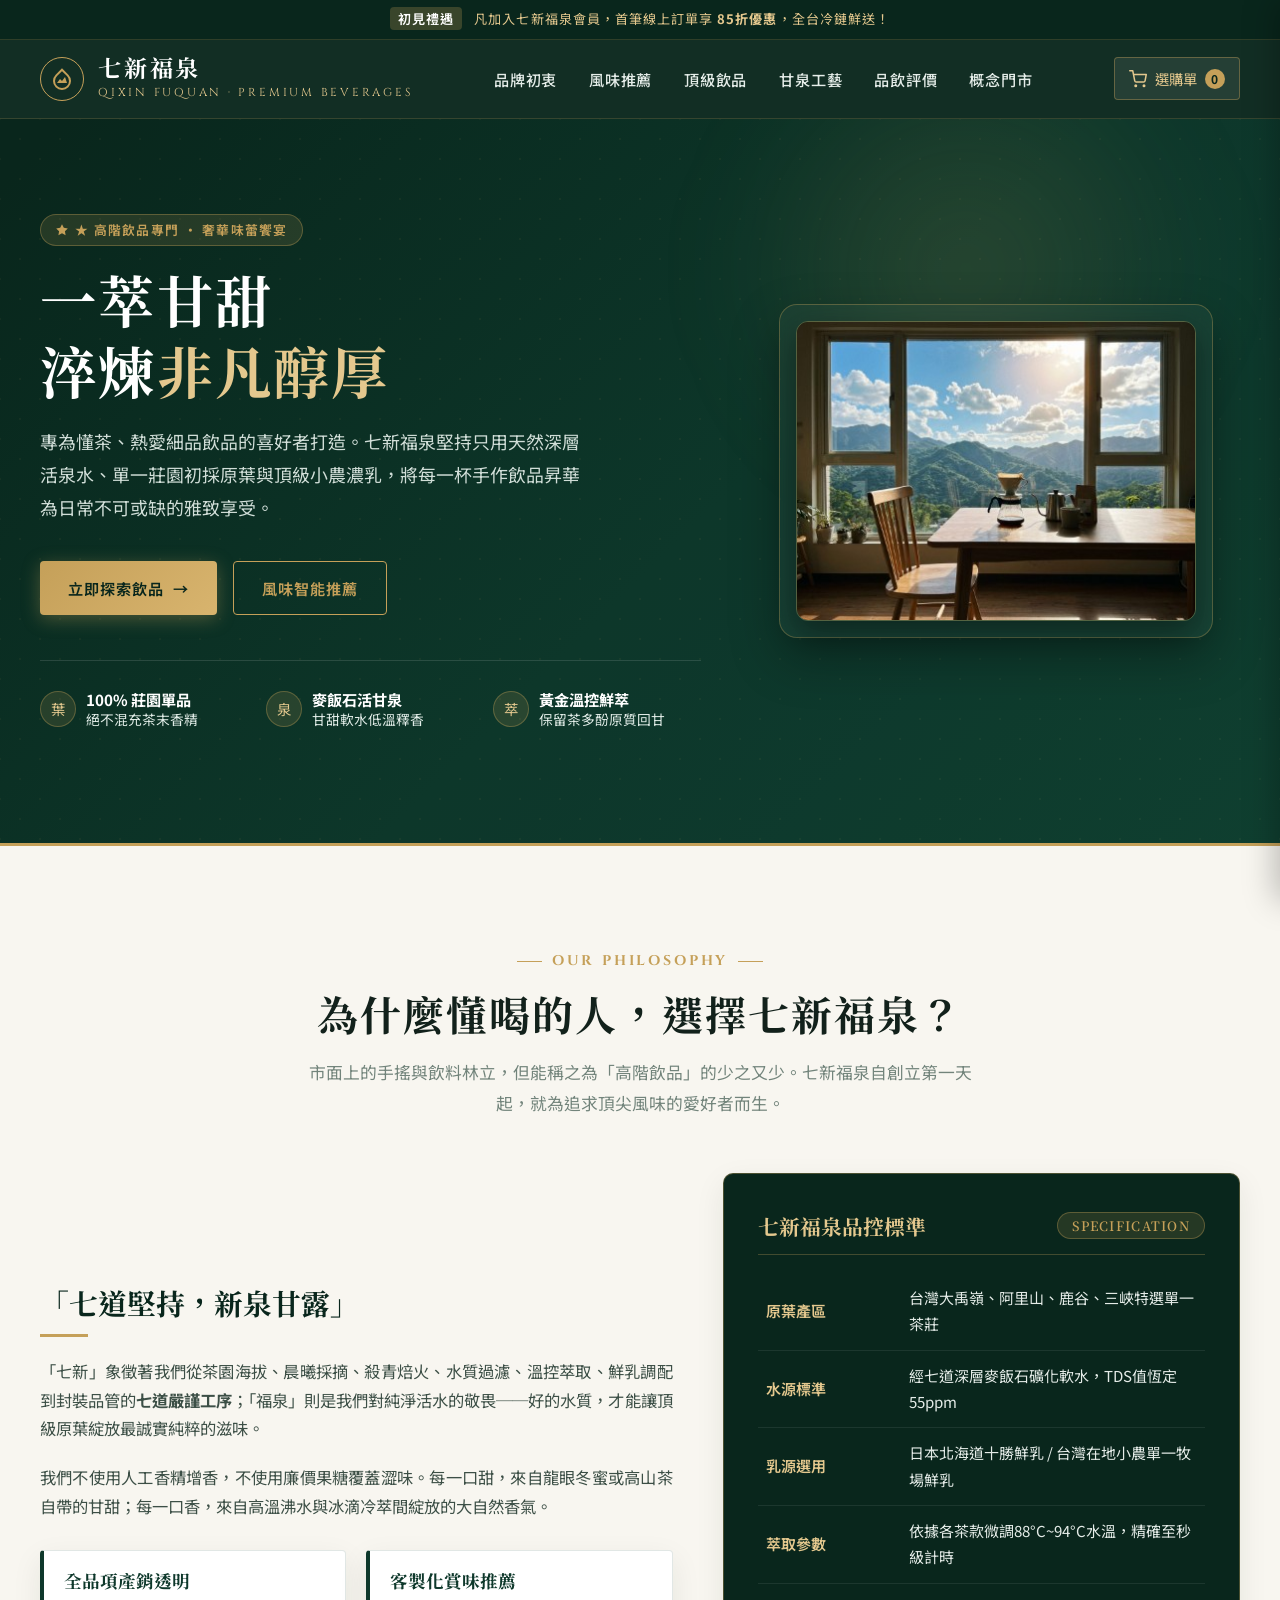
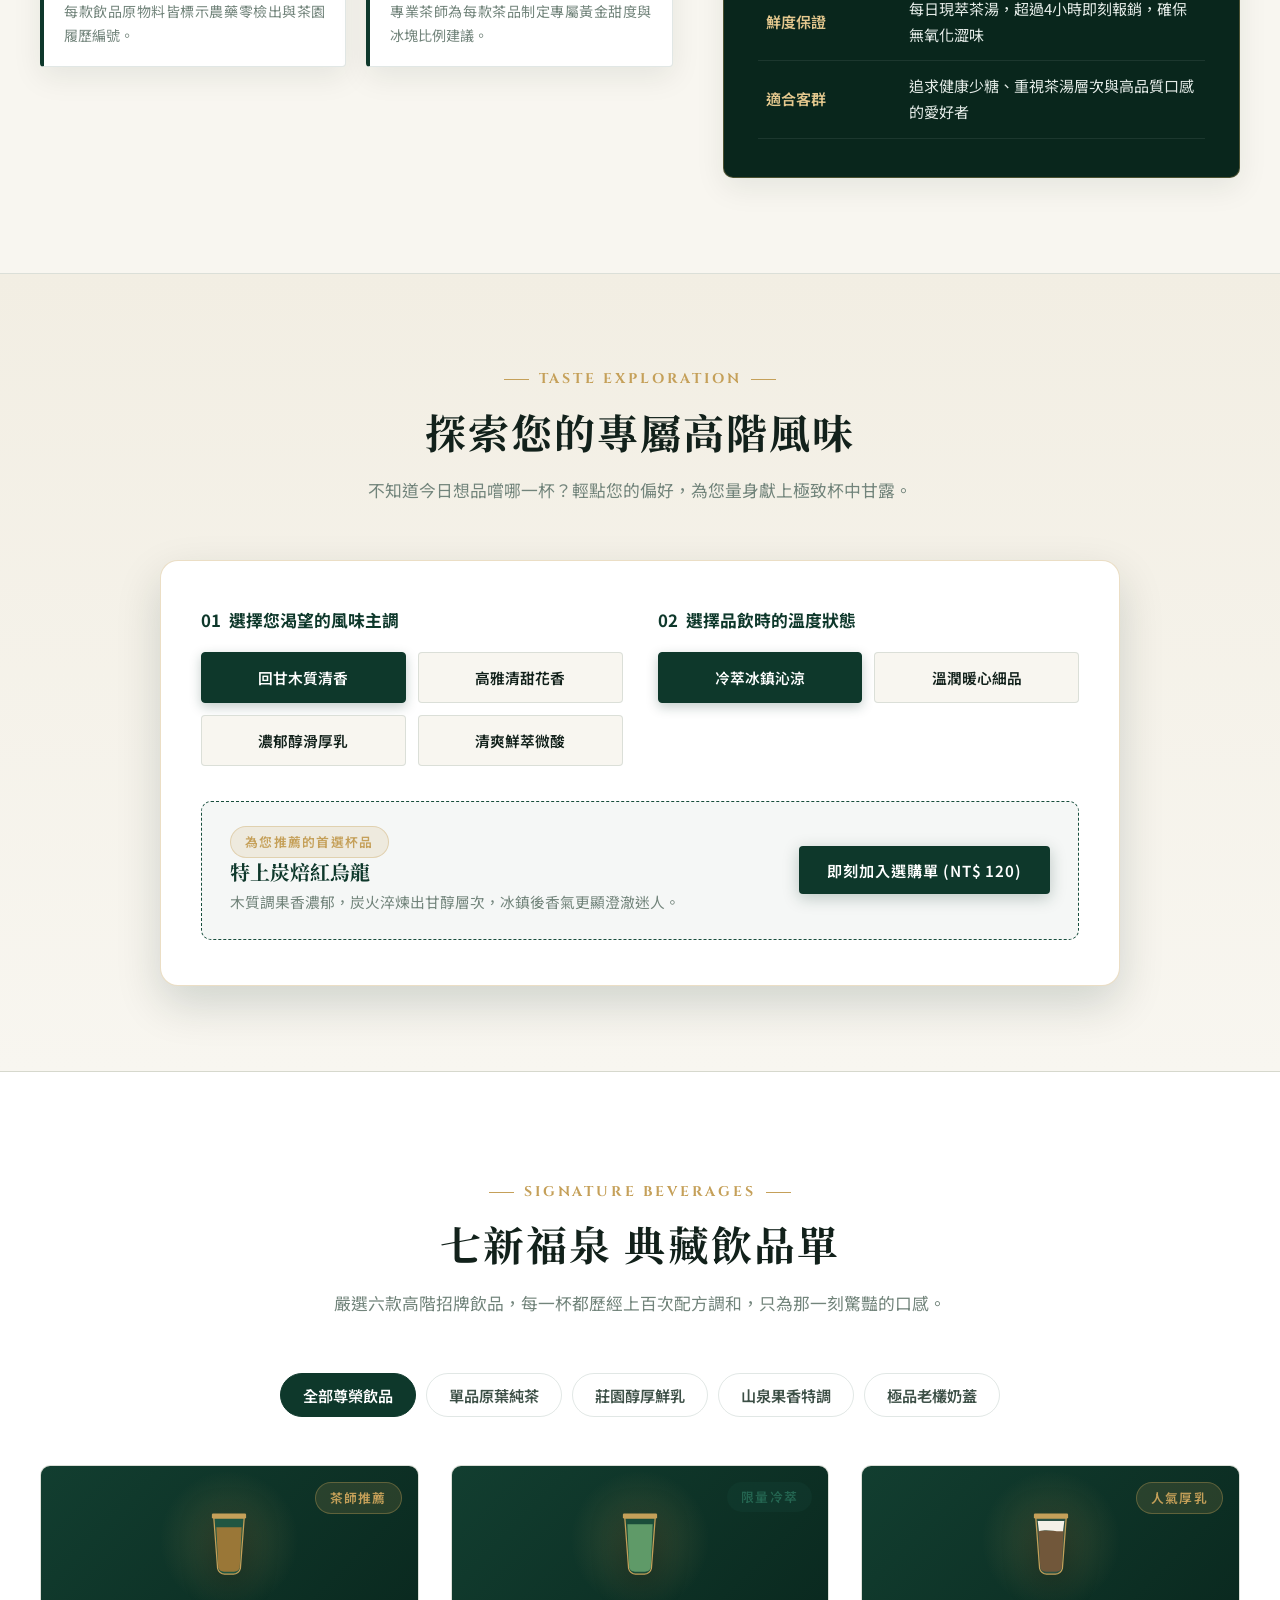
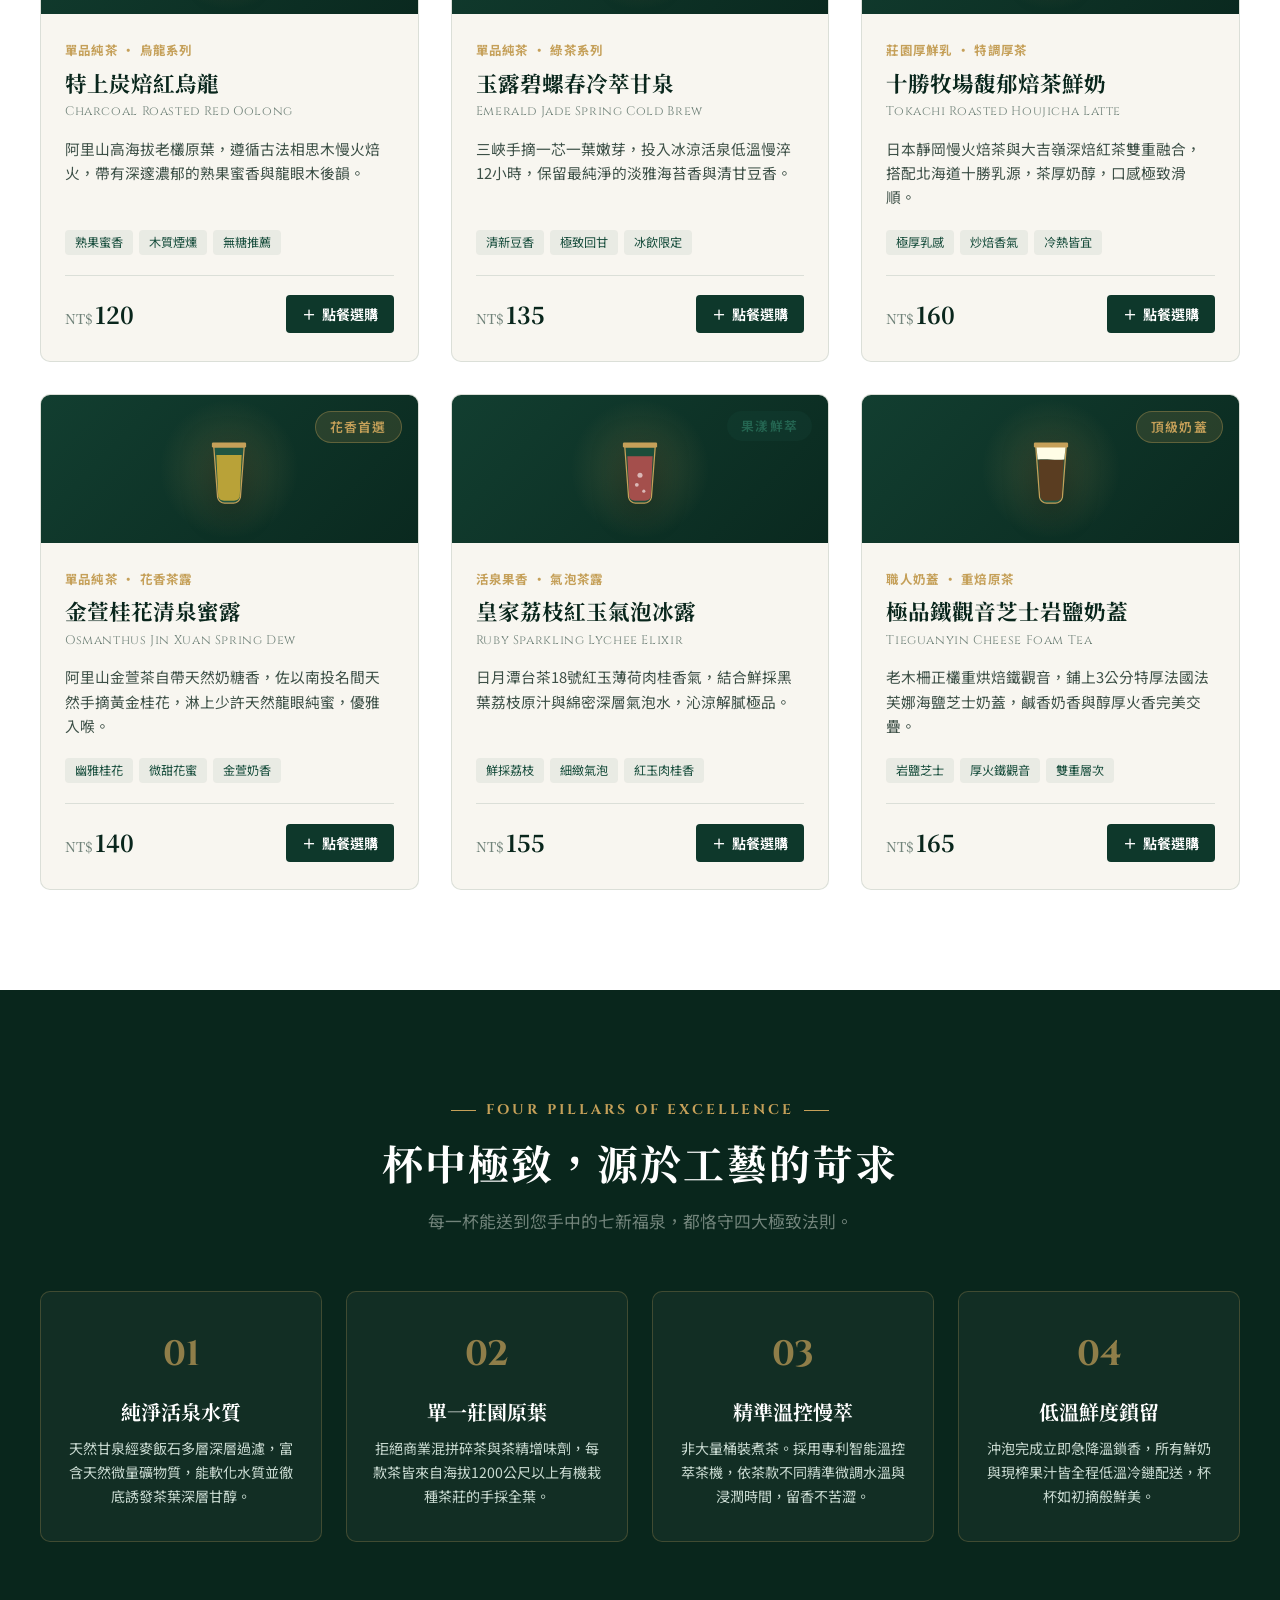
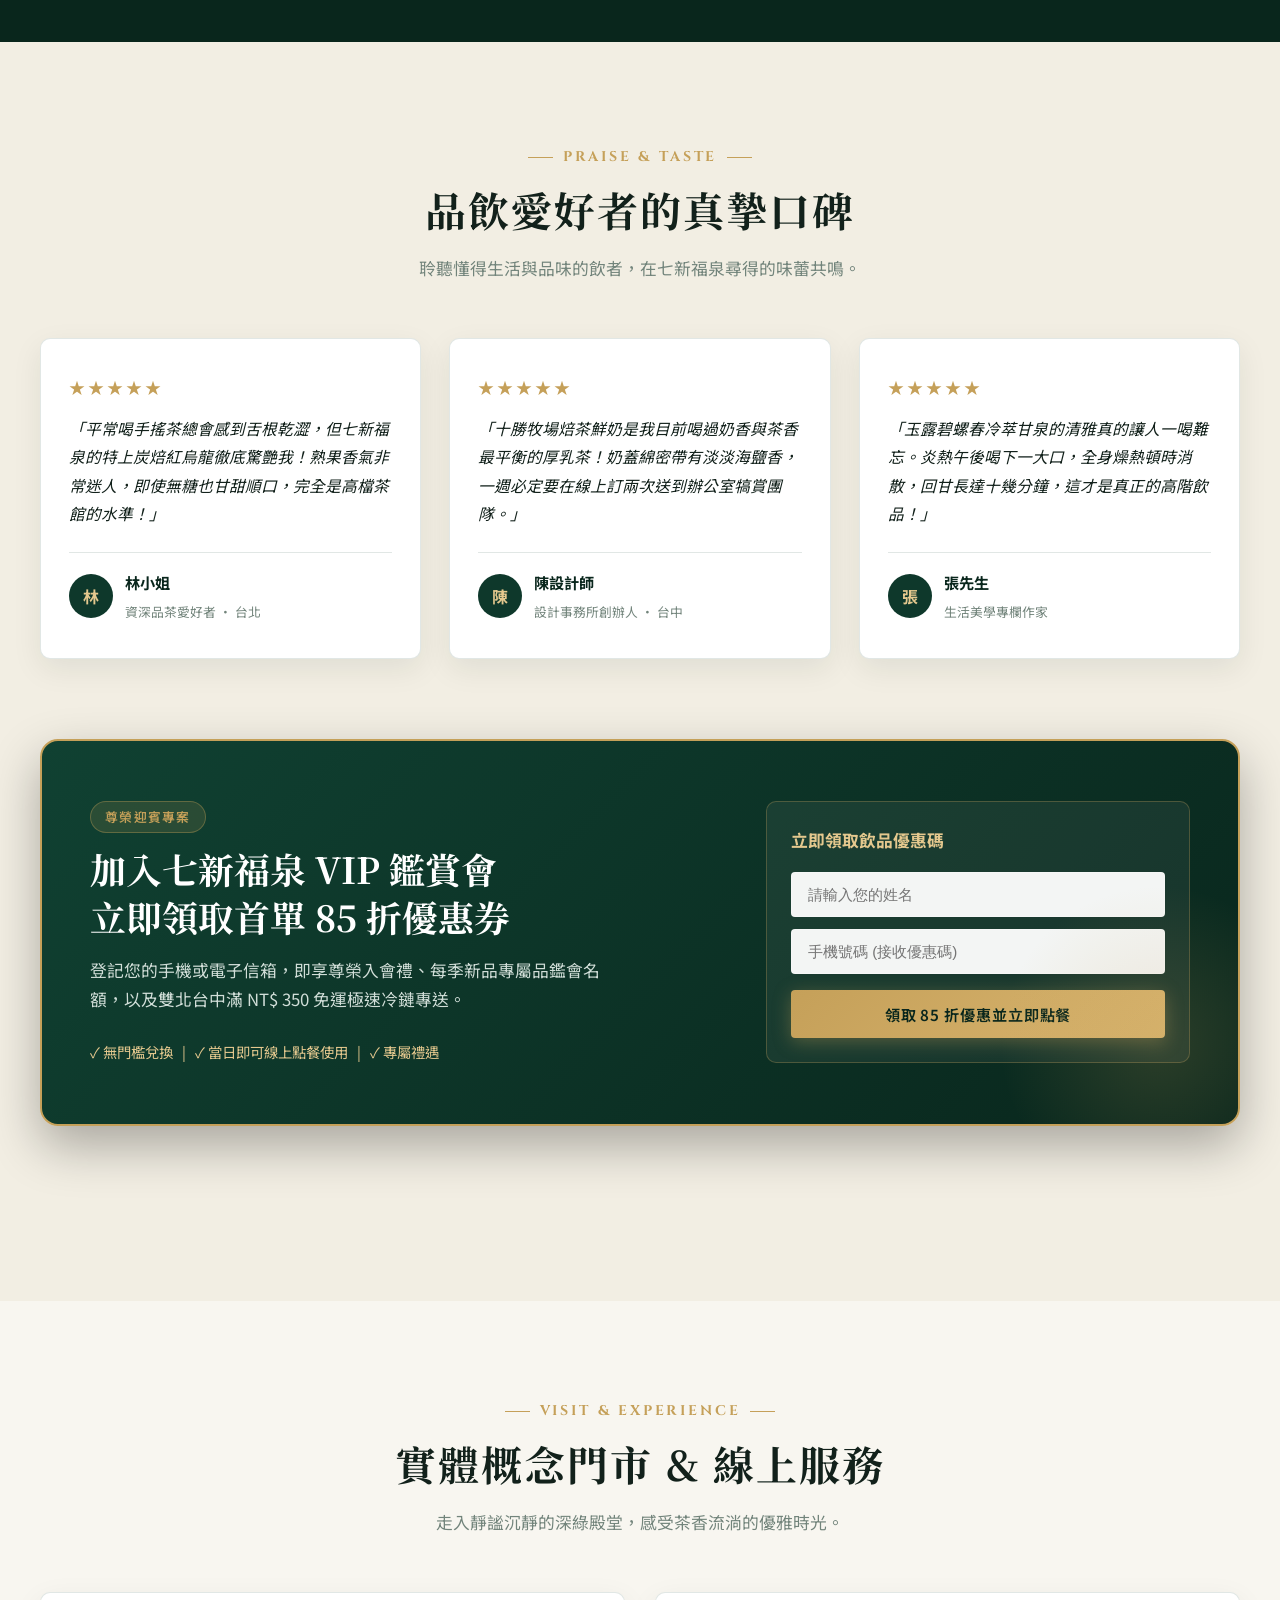
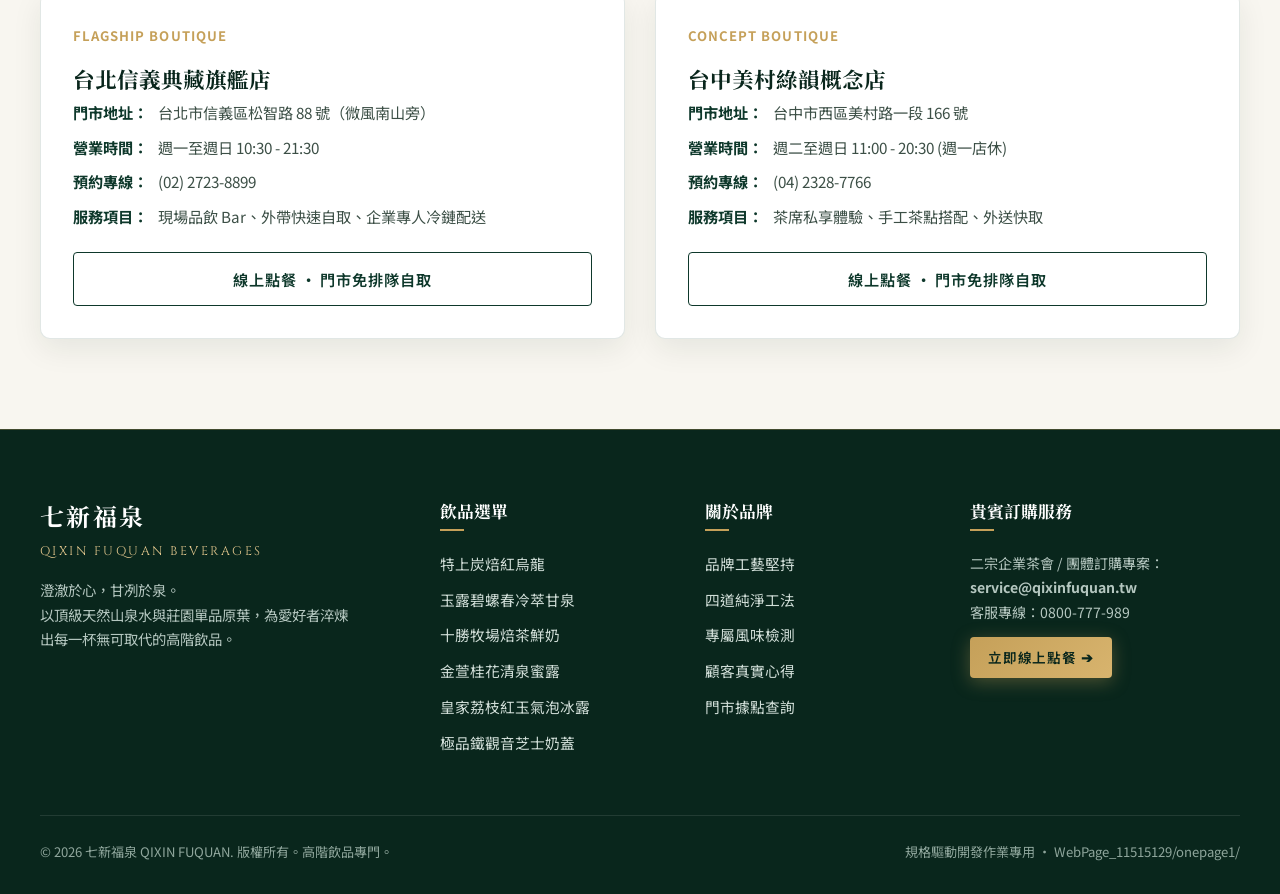
<file: onepage1/index.html>
<!DOCTYPE html>
<html lang="zh-Hant">
<head>
  <meta charset="UTF-8">
  <meta name="viewport" content="width=device-width, initial-scale=1.0">
  <meta name="description" content="七新福泉｜極致工藝高階飲品專門。以純淨山泉淬煉莊園單品茶葉，為懂得細品的飲品喜好者呈獻非凡甘醇體驗。立即線上點餐享尊榮禮遇。">
  <title>七新福泉 QIXIN FUQUAN｜高階工藝飲品專門</title>
  <link rel="preconnect" href="https://fonts.googleapis.com">
  <link rel="preconnect" href="https://fonts.gstatic.com" crossorigin>
  <link href="https://fonts.googleapis.com/css2?family=Noto+Sans+TC:wght@300;400;500;600;700&family=Noto+Serif+TC:wght@400;600;700;900&family=Cinzel:wght@500;700&display=swap" rel="stylesheet">
  <style>
    :root {
      --primary-dark: #09261c;
      --primary-green: #0e382b;
      --primary-medium: #174d3c;
      --primary-light: #246551;
      --accent-gold: #c5a059;
      --accent-gold-light: #e4c88e;
      --accent-gold-hover: #d8b46e;
      --accent-jade: #4ea887;
      --bg-light: #f8f6f0;
      --bg-cream: #f2eee3;
      --bg-card: #ffffff;
      --text-dark: #12211b;
      --text-body: #3c4f46;
      --text-muted: #72847b;
      --text-light: #f5f7f6;
      --border-light: rgba(14, 56, 43, 0.12);
      --border-gold: rgba(197, 160, 89, 0.35);
      --shadow-soft: 0 10px 30px rgba(9, 38, 28, 0.08);
      --shadow-hover: 0 18px 45px rgba(9, 38, 28, 0.16);
      --shadow-dark: 0 20px 50px rgba(0, 0, 0, 0.3);
      --radius-sm: 4px;
      --radius-md: 10px;
      --radius-lg: 18px;
      --transition: all 0.28s cubic-bezier(0.4, 0, 0.2, 1);
    }

    * {
      box-sizing: border-box;
      margin: 0;
      padding: 0;
    }

    html {
      scroll-behavior: smooth;
    }

    body {
      font-family: "Noto Sans TC", -apple-system, BlinkMacSystemFont, "Segoe UI", Roboto, sans-serif;
      color: var(--text-body);
      background-color: var(--bg-light);
      line-height: 1.75;
      font-size: 16px;
      overflow-x: hidden;
      -webkit-font-smoothing: antialiased;
    }

    h1, h2, h3, h4, .serif {
      font-family: "Noto Serif TC", serif;
      color: var(--text-dark);
      line-height: 1.35;
    }

    .en-title {
      font-family: "Cinzel", serif;
      letter-spacing: 0.12em;
    }

    a {
      text-decoration: none;
      color: inherit;
      transition: var(--transition);
    }

    button {
      font-family: inherit;
      cursor: pointer;
      border: none;
      outline: none;
      transition: var(--transition);
    }

    img {
      max-width: 100%;
      height: auto;
      display: block;
    }

    .container {
      width: min(1200px, calc(100% - 40px));
      margin-inline: auto;
    }

    /* Badge & Tag */
    .badge {
      display: inline-flex;
      align-items: center;
      gap: 6px;
      padding: 4px 14px;
      font-size: 0.8rem;
      font-weight: 600;
      letter-spacing: 0.1em;
      border-radius: 30px;
      text-transform: uppercase;
    }

    .badge-gold {
      background: rgba(197, 160, 89, 0.15);
      color: var(--accent-gold);
      border: 1px solid var(--border-gold);
    }

    .badge-green {
      background: rgba(36, 101, 81, 0.12);
      color: var(--primary-light);
    }

    /* Buttons */
    .btn {
      display: inline-flex;
      align-items: center;
      justify-content: center;
      gap: 10px;
      padding: 13px 28px;
      font-size: 0.95rem;
      font-weight: 600;
      letter-spacing: 0.06em;
      border-radius: var(--radius-sm);
      transition: var(--transition);
      cursor: pointer;
    }

    .btn-gold {
      background: linear-gradient(135deg, var(--accent-gold) 0%, var(--accent-gold-hover) 100%);
      color: var(--primary-dark);
      box-shadow: 0 4px 18px rgba(197, 160, 89, 0.35);
    }

    .btn-gold:hover {
      background: linear-gradient(135deg, var(--accent-gold-light) 0%, var(--accent-gold) 100%);
      box-shadow: 0 8px 24px rgba(197, 160, 89, 0.5);
      transform: translateY(-2px);
    }

    .btn-outline-gold {
      background: transparent;
      color: var(--accent-gold);
      border: 1px solid var(--accent-gold);
    }

    .btn-outline-gold:hover {
      background: rgba(197, 160, 89, 0.15);
      color: var(--accent-gold-light);
      border-color: var(--accent-gold-light);
      transform: translateY(-2px);
    }

    .btn-green {
      background: var(--primary-green);
      color: #ffffff;
      box-shadow: 0 4px 16px rgba(14, 56, 43, 0.25);
    }

    .btn-green:hover {
      background: var(--primary-light);
      transform: translateY(-2px);
      box-shadow: 0 8px 22px rgba(14, 56, 43, 0.35);
    }

    .btn-outline-green {
      background: transparent;
      color: var(--primary-green);
      border: 1px solid var(--primary-green);
    }

    .btn-outline-green:hover {
      background: var(--primary-green);
      color: #ffffff;
      transform: translateY(-2px);
    }

    /* ============================================================
       TOP ANNOUNCEMENT BAR
    ============================================================ */
    .top-bar {
      background-color: var(--primary-dark);
      color: var(--accent-gold-light);
      font-size: 0.82rem;
      padding: 8px 0;
      text-align: center;
      letter-spacing: 0.08em;
      border-bottom: 1px solid rgba(197, 160, 89, 0.2);
    }

    .top-bar span {
      font-weight: 600;
      color: #ffffff;
      background: rgba(197, 160, 89, 0.25);
      padding: 2px 8px;
      border-radius: 4px;
      margin-right: 8px;
    }

    /* ============================================================
       HEADER & NAVIGATION
    ============================================================ */
    .site-header {
      position: sticky;
      top: 0;
      z-index: 1000;
      background-color: rgba(9, 38, 28, 0.96);
      backdrop-filter: blur(10px);
      border-bottom: 1px solid rgba(197, 160, 89, 0.2);
      transition: var(--transition);
    }

    .nav-container {
      display: flex;
      align-items: center;
      justify-content: space-between;
      height: 78px;
    }

    .brand {
      display: flex;
      align-items: center;
      gap: 14px;
    }

    .brand-emblem {
      width: 44px;
      height: 44px;
      border: 1.5px solid var(--accent-gold);
      border-radius: 50%;
      display: grid;
      place-items: center;
      color: var(--accent-gold);
      position: relative;
    }

    .brand-emblem svg {
      width: 24px;
      height: 24px;
      fill: var(--accent-gold);
    }

    .brand-titles h1 {
      font-size: 1.45rem;
      color: #ffffff;
      letter-spacing: 0.12em;
      font-weight: 700;
      line-height: 1.1;
    }

    .brand-titles .brand-sub {
      font-family: "Cinzel", serif;
      font-size: 0.72rem;
      color: var(--accent-gold-light);
      letter-spacing: 0.24em;
      display: block;
      margin-top: 2px;
    }

    .nav-links {
      display: flex;
      align-items: center;
      gap: 32px;
      list-style: none;
    }

    .nav-links a {
      color: #e5ede9;
      font-size: 0.95rem;
      font-weight: 500;
      letter-spacing: 0.05em;
      position: relative;
      padding: 6px 0;
    }

    .nav-links a::after {
      content: "";
      position: absolute;
      bottom: 0;
      left: 0;
      width: 0;
      height: 2px;
      background: var(--accent-gold);
      transition: width 0.25s ease;
    }

    .nav-links a:hover {
      color: var(--accent-gold-light);
    }

    .nav-links a:hover::after {
      width: 100%;
    }

    .header-actions {
      display: flex;
      align-items: center;
      gap: 16px;
    }

    .cart-btn {
      position: relative;
      background: rgba(255, 255, 255, 0.08);
      border: 1px solid rgba(197, 160, 89, 0.4);
      color: var(--accent-gold-light);
      padding: 10px 14px;
      border-radius: var(--radius-sm);
      display: flex;
      align-items: center;
      gap: 8px;
      font-size: 0.9rem;
    }

    .cart-btn:hover {
      background: rgba(197, 160, 89, 0.2);
    }

    .cart-count {
      background: var(--accent-gold);
      color: var(--primary-dark);
      font-weight: 700;
      font-size: 0.75rem;
      width: 20px;
      height: 20px;
      border-radius: 50%;
      display: grid;
      place-items: center;
    }

    .mobile-menu-btn {
      display: none;
      background: transparent;
      color: #ffffff;
      font-size: 1.5rem;
      padding: 6px;
    }

    /* ============================================================
       HERO SECTION
    ============================================================ */
    .hero {
      position: relative;
      background: linear-gradient(135deg, var(--primary-dark) 0%, var(--primary-green) 55%, #104132 100%);
      color: #ffffff;
      padding: 95px 0 115px;
      overflow: hidden;
      border-bottom: 3px solid var(--accent-gold);
    }

    .hero-pattern {
      position: absolute;
      inset: 0;
      opacity: 0.05;
      background-image: radial-gradient(var(--accent-gold) 1.5px, transparent 1.5px),
                        radial-gradient(var(--accent-gold) 1.5px, var(--primary-dark) 1.5px);
      background-size: 40px 40px;
      background-position: 0 0, 20px 20px;
      pointer-events: none;
    }

    .hero-glow {
      position: absolute;
      width: 500px;
      height: 500px;
      border-radius: 50%;
      background: radial-gradient(circle, rgba(197, 160, 89, 0.16) 0%, transparent 70%);
      top: -100px;
      right: 5%;
      filter: blur(50px);
      pointer-events: none;
    }

    .hero-grid {
      display: grid;
      grid-template-columns: 1.15fr 0.85fr;
      align-items: center;
      gap: 50px;
      position: relative;
      z-index: 2;
    }

    .hero-content h2 {
      color: #ffffff;
      font-size: clamp(2.3rem, 4.4vw, 3.8rem);
      font-weight: 700;
      letter-spacing: 0.04em;
      margin: 18px 0 20px;
      line-height: 1.25;
    }

    .hero-content h2 em {
      font-style: normal;
      color: var(--accent-gold-light);
      position: relative;
    }

    .hero-content p {
      font-size: 1.12rem;
      color: #d1ded8;
      max-width: 540px;
      margin-bottom: 36px;
      line-height: 1.85;
    }

    .hero-actions {
      display: flex;
      flex-wrap: wrap;
      gap: 16px;
      margin-bottom: 45px;
    }

    .hero-perks {
      display: grid;
      grid-template-columns: repeat(3, 1fr);
      gap: 18px;
      border-top: 1px solid rgba(255, 255, 255, 0.12);
      padding-top: 28px;
    }

    .perk-item {
      display: flex;
      align-items: center;
      gap: 10px;
    }

    .perk-icon {
      width: 36px;
      height: 36px;
      border-radius: 50%;
      background: rgba(197, 160, 89, 0.15);
      border: 1px solid var(--border-gold);
      display: grid;
      place-items: center;
      color: var(--accent-gold-light);
      font-size: 0.9rem;
      flex-shrink: 0;
    }

    .perk-text {
      font-size: 0.86rem;
      color: #e2ede8;
      line-height: 1.35;
    }

    .perk-text strong {
      display: block;
      color: #ffffff;
      font-size: 0.95rem;
    }

    /* Hero Visual Card */
    .hero-card {
      background: rgba(255, 255, 255, 0.04);
      border: 1px solid var(--border-gold);
      border-radius: var(--radius-lg);
      padding: 38px 32px;
      position: relative;
      box-shadow: var(--shadow-dark);
      backdrop-filter: blur(12px);
      text-align: center;
    }

    .hero-image-card {
      padding: 16px;
      display: flex;
      justify-content: center;
      align-items: center;
      width: fit-content;
      margin: 0 auto;
    }

    .hero-photo {
      width: 400px;
      height: 300px;
      max-width: 100%;
      object-fit: cover;
      border-radius: calc(var(--radius-lg) - 6px);
      display: block;
      box-shadow: 0 12px 30px rgba(0, 0, 0, 0.4);
      border: 1px solid rgba(197, 160, 89, 0.35);
      transition: var(--transition);
    }

    .hero-photo:hover {
      transform: scale(1.02);
      border-color: var(--accent-gold);
      box-shadow: 0 18px 40px rgba(0, 0, 0, 0.55);
    }

    .hero-card-tag {
      position: absolute;
      top: -14px;
      left: 50%;
      transform: translateX(-50%);
      background: var(--accent-gold);
      color: var(--primary-dark);
      font-weight: 700;
      font-size: 0.78rem;
      padding: 4px 18px;
      border-radius: 20px;
      letter-spacing: 0.1em;
      white-space: nowrap;
    }

    .hero-art-container {
      margin: 15px auto 25px;
      width: 200px;
      height: 200px;
      background: radial-gradient(circle, rgba(197, 160, 89, 0.25) 0%, rgba(9, 38, 28, 0.4) 75%);
      border-radius: 50%;
      display: grid;
      place-items: center;
      border: 1px dashed var(--accent-gold);
      position: relative;
    }

    .hero-cup-svg {
      width: 110px;
      height: 110px;
      filter: drop-shadow(0 12px 20px rgba(0, 0, 0, 0.45));
    }

    .hero-card h3 {
      color: #ffffff;
      font-size: 1.5rem;
      margin-bottom: 6px;
    }

    .hero-card .card-en {
      color: var(--accent-gold-light);
      font-family: "Cinzel", serif;
      font-size: 0.8rem;
      letter-spacing: 0.15em;
      margin-bottom: 14px;
      display: block;
    }

    .hero-card .card-desc {
      font-size: 0.92rem;
      color: #d1ded8;
      margin-bottom: 22px;
    }

    .hero-card-meta {
      display: flex;
      justify-content: space-around;
      padding: 16px 0;
      border-top: 1px solid rgba(255, 255, 255, 0.1);
      border-bottom: 1px solid rgba(255, 255, 255, 0.1);
      margin-bottom: 24px;
      font-size: 0.85rem;
      color: var(--accent-gold-light);
    }

    .hero-card-meta span {
      display: block;
      color: #ffffff;
      font-size: 1.15rem;
      font-weight: 700;
      margin-top: 4px;
    }

    /* ============================================================
       BRAND STORY / PHILOSOPHY
    ============================================================ */
    .section {
      padding: 95px 0;
    }

    .section-header {
      text-align: center;
      max-width: 680px;
      margin: 0 auto 55px;
    }

    .section-header .section-eyebrow {
      display: inline-flex;
      align-items: center;
      gap: 10px;
      color: var(--accent-gold);
      font-family: "Cinzel", serif;
      font-size: 0.88rem;
      font-weight: 700;
      letter-spacing: 0.2em;
      margin-bottom: 12px;
    }

    .section-header .section-eyebrow::before,
    .section-header .section-eyebrow::after {
      content: "";
      width: 25px;
      height: 1px;
      background: var(--accent-gold);
    }

    .section-header h2 {
      font-size: clamp(2rem, 3.2vw, 2.6rem);
      margin-bottom: 16px;
      letter-spacing: 0.05em;
    }

    .section-header p {
      color: var(--text-muted);
      font-size: 1.05rem;
      line-height: 1.8;
    }

    .story-grid {
      display: grid;
      grid-template-columns: 1.1fr 0.9fr;
      gap: 50px;
      align-items: center;
    }

    .story-text h3 {
      font-size: 1.8rem;
      margin-bottom: 20px;
      color: var(--primary-dark);
      position: relative;
    }

    .story-text h3::after {
      content: "";
      display: block;
      width: 48px;
      height: 3px;
      background: var(--accent-gold);
      margin-top: 12px;
    }

    .story-text p {
      margin-bottom: 20px;
      color: var(--text-body);
      font-size: 1.02rem;
      text-align: justify;
    }

    .story-highlights {
      display: grid;
      grid-template-columns: repeat(2, 1fr);
      gap: 20px;
      margin-top: 30px;
    }

    .highlight-card {
      background: #ffffff;
      border: 1px solid var(--border-light);
      border-left: 4px solid var(--primary-green);
      padding: 18px 20px;
      border-radius: var(--radius-sm);
      box-shadow: var(--shadow-soft);
    }

    .highlight-card h4 {
      font-size: 1.1rem;
      margin-bottom: 6px;
      color: var(--primary-green);
    }

    .highlight-card p {
      font-size: 0.88rem;
      color: var(--text-muted);
      margin-bottom: 0;
    }

    .story-spec-box {
      background: var(--primary-dark);
      color: #ffffff;
      padding: 38px 34px;
      border-radius: var(--radius-md);
      border: 1px solid var(--border-gold);
      box-shadow: var(--shadow-soft);
      position: relative;
    }

    .story-spec-box h4 {
      color: var(--accent-gold-light);
      font-size: 1.3rem;
      margin-bottom: 8px;
      border-bottom: 1px solid rgba(197, 160, 89, 0.3);
      padding-bottom: 14px;
      display: flex;
      justify-content: space-between;
      align-items: center;
    }

    .spec-table {
      width: 100%;
      margin-top: 18px;
      border-collapse: collapse;
      font-size: 0.94rem;
    }

    .spec-table td {
      padding: 12px 8px;
      border-bottom: 1px solid rgba(255, 255, 255, 0.08);
    }

    .spec-table td:first-child {
      color: var(--accent-gold-light);
      font-weight: 600;
      width: 32%;
    }

    .spec-table td:last-child {
      color: #e5ece8;
    }

    /* ============================================================
       INTERACTIVE FLAVOR FINDER (風味探尋)
    ============================================================ */
    .finder-section {
      background: linear-gradient(to bottom, var(--bg-cream), var(--bg-light));
      border-top: 1px solid var(--border-light);
      border-bottom: 1px solid var(--border-light);
      padding: 85px 0;
    }

    .finder-box {
      background: #ffffff;
      border-radius: var(--radius-lg);
      border: 1px solid var(--border-gold);
      box-shadow: var(--shadow-hover);
      padding: 45px 40px;
      max-width: 960px;
      margin: 0 auto;
    }

    .finder-steps {
      display: grid;
      grid-template-columns: 1fr 1fr;
      gap: 35px;
      margin-bottom: 35px;
    }

    .step-group-title {
      font-size: 1.05rem;
      font-weight: 700;
      color: var(--primary-green);
      margin-bottom: 16px;
      display: flex;
      align-items: center;
      gap: 8px;
    }

    .step-options {
      display: grid;
      grid-template-columns: repeat(2, 1fr);
      gap: 12px;
    }

    .step-btn {
      background: var(--bg-light);
      border: 1px solid var(--border-light);
      border-radius: var(--radius-sm);
      padding: 14px 12px;
      text-align: center;
      font-size: 0.92rem;
      font-weight: 600;
      color: var(--text-dark);
      cursor: pointer;
      transition: var(--transition);
    }

    .step-btn.active {
      background: var(--primary-green);
      color: #ffffff;
      border-color: var(--primary-green);
      box-shadow: 0 4px 12px rgba(14, 56, 43, 0.25);
    }

    .step-btn:hover:not(.active) {
      border-color: var(--accent-gold);
      background: #ffffff;
    }

    .finder-result {
      background: rgba(14, 56, 43, 0.04);
      border: 1px dashed var(--primary-medium);
      border-radius: var(--radius-md);
      padding: 24px 28px;
      display: flex;
      align-items: center;
      justify-content: space-between;
      gap: 20px;
    }

    .result-info h4 {
      font-size: 1.25rem;
      color: var(--primary-green);
      margin-bottom: 4px;
    }

    .result-info p {
      font-size: 0.92rem;
      color: var(--text-muted);
      margin: 0;
    }

    /* ============================================================
       DRINKS MENU / SHOWCASE (典藏飲品展示)
    ============================================================ */
    .menu-section {
      background-color: #ffffff;
      padding: 100px 0;
    }

    .filter-tabs {
      display: flex;
      justify-content: center;
      flex-wrap: wrap;
      gap: 10px;
      margin-bottom: 48px;
    }

    .filter-btn {
      background: transparent;
      border: 1px solid var(--border-light);
      color: var(--text-body);
      padding: 10px 22px;
      border-radius: 30px;
      font-size: 0.95rem;
      font-weight: 600;
      transition: var(--transition);
    }

    .filter-btn.active, .filter-btn:hover {
      background: var(--primary-green);
      color: #ffffff;
      border-color: var(--primary-green);
    }

    .drinks-grid {
      display: grid;
      grid-template-columns: repeat(3, 1fr);
      gap: 32px;
    }

    .drink-card {
      background: var(--bg-light);
      border-radius: var(--radius-md);
      border: 1px solid var(--border-light);
      overflow: hidden;
      transition: var(--transition);
      display: flex;
      flex-direction: column;
      position: relative;
    }

    .drink-card:hover {
      transform: translateY(-6px);
      box-shadow: var(--shadow-hover);
      border-color: var(--accent-gold);
    }

    .drink-badge {
      position: absolute;
      top: 16px;
      right: 16px;
      z-index: 2;
    }

    .drink-visual {
      background: linear-gradient(135deg, #123e30 0%, #0a291f 100%);
      padding: 36px 20px;
      display: grid;
      place-items: center;
      position: relative;
      overflow: hidden;
    }

    .drink-visual::after {
      content: "";
      position: absolute;
      width: 140px;
      height: 140px;
      background: radial-gradient(circle, rgba(197, 160, 89, 0.22) 0%, transparent 70%);
      border-radius: 50%;
    }

    .cup-icon {
      width: 76px;
      height: 76px;
      filter: drop-shadow(0 8px 16px rgba(0, 0, 0, 0.4));
      position: relative;
      z-index: 1;
      transition: transform 0.3s ease;
    }

    .drink-card:hover .cup-icon {
      transform: scale(1.08) rotate(-2deg);
    }

    .drink-body {
      padding: 26px 24px;
      display: flex;
      flex-direction: column;
      flex-grow: 1;
    }

    .drink-category {
      font-size: 0.78rem;
      letter-spacing: 0.1em;
      color: var(--accent-gold);
      font-weight: 700;
      text-transform: uppercase;
      margin-bottom: 6px;
    }

    .drink-title {
      font-size: 1.35rem;
      margin-bottom: 4px;
      color: var(--primary-dark);
    }

    .drink-en {
      font-family: "Cinzel", serif;
      font-size: 0.78rem;
      color: var(--text-muted);
      margin-bottom: 14px;
      letter-spacing: 0.05em;
    }

    .drink-desc {
      font-size: 0.92rem;
      color: var(--text-body);
      line-height: 1.65;
      margin-bottom: 20px;
      flex-grow: 1;
    }

    .drink-flavor-tags {
      display: flex;
      flex-wrap: wrap;
      gap: 6px;
      margin-bottom: 20px;
    }

    .flavor-tag {
      background: rgba(14, 56, 43, 0.06);
      color: var(--primary-medium);
      font-size: 0.76rem;
      padding: 2px 10px;
      border-radius: 4px;
    }

    .drink-footer {
      display: flex;
      align-items: center;
      justify-content: space-between;
      border-top: 1px solid var(--border-light);
      padding-top: 18px;
    }

    .drink-price {
      font-size: 1.45rem;
      font-weight: 700;
      color: var(--primary-dark);
      font-family: "Noto Serif TC", serif;
    }

    .drink-price small {
      font-size: 0.85rem;
      font-weight: 500;
      color: var(--text-muted);
      margin-right: 2px;
    }

    .add-to-cart-btn {
      background: var(--primary-green);
      color: #ffffff;
      border-radius: var(--radius-sm);
      padding: 9px 16px;
      font-size: 0.88rem;
      font-weight: 600;
      display: inline-flex;
      align-items: center;
      gap: 6px;
    }

    .add-to-cart-btn:hover {
      background: var(--accent-gold);
      color: var(--primary-dark);
    }

    /* ============================================================
       CRAFTSMANSHIP & STANDARDS (四大極致工藝)
    ============================================================ */
    .craft-section {
      background: var(--primary-dark);
      color: #ffffff;
      padding: 100px 0;
      position: relative;
    }

    .craft-section .section-header h2 {
      color: #ffffff;
    }

    .craft-grid {
      display: grid;
      grid-template-columns: repeat(4, 1fr);
      gap: 24px;
      margin-top: 20px;
    }

    .craft-card {
      background: rgba(255, 255, 255, 0.04);
      border: 1px solid rgba(197, 160, 89, 0.25);
      border-radius: var(--radius-md);
      padding: 32px 24px;
      text-align: center;
      transition: var(--transition);
      position: relative;
    }

    .craft-card:hover {
      transform: translateY(-8px);
      border-color: var(--accent-gold);
      background: rgba(255, 255, 255, 0.07);
    }

    .craft-number {
      font-family: "Cinzel", serif;
      font-size: 2.2rem;
      font-weight: 700;
      color: var(--accent-gold);
      opacity: 0.7;
      margin-bottom: 12px;
    }

    .craft-card h3 {
      color: #ffffff;
      font-size: 1.25rem;
      margin-bottom: 12px;
    }

    .craft-card p {
      font-size: 0.88rem;
      color: #c9dad1;
      line-height: 1.7;
    }

    /* ============================================================
       REVIEWS / CONNOISSEURS (口碑推薦)
    ============================================================ */
    .reviews-section {
      padding: 95px 0;
      background: var(--bg-cream);
    }

    .reviews-grid {
      display: grid;
      grid-template-columns: repeat(3, 1fr);
      gap: 28px;
    }

    .review-card {
      background: #ffffff;
      padding: 34px 28px;
      border-radius: var(--radius-md);
      border: 1px solid var(--border-light);
      box-shadow: var(--shadow-soft);
      display: flex;
      flex-direction: column;
      justify-content: space-between;
    }

    .review-stars {
      color: var(--accent-gold);
      font-size: 1rem;
      margin-bottom: 14px;
      letter-spacing: 3px;
    }

    .review-card blockquote {
      font-size: 0.98rem;
      color: var(--text-dark);
      line-height: 1.8;
      margin-bottom: 24px;
      font-style: italic;
    }

    .review-author {
      display: flex;
      align-items: center;
      gap: 12px;
      border-top: 1px solid var(--border-light);
      padding-top: 16px;
    }

    .author-avatar {
      width: 44px;
      height: 44px;
      border-radius: 50%;
      background: var(--primary-green);
      color: var(--accent-gold-light);
      font-weight: 700;
      display: grid;
      place-items: center;
      font-size: 1rem;
    }

    .author-info strong {
      display: block;
      color: var(--primary-dark);
      font-size: 0.95rem;
    }

    .author-info span {
      font-size: 0.8rem;
      color: var(--text-muted);
    }

    /* ============================================================
       VIP PROMO CTA BANNER (促銷吸引購買)
    ============================================================ */
    .cta-banner {
      background: linear-gradient(135deg, #104132 0%, var(--primary-dark) 100%);
      color: #ffffff;
      border-radius: var(--radius-lg);
      padding: 60px 48px;
      margin: 80px auto;
      border: 2px solid var(--accent-gold);
      box-shadow: var(--shadow-dark);
      display: grid;
      grid-template-columns: 1.2fr 0.8fr;
      align-items: center;
      gap: 40px;
      position: relative;
      overflow: hidden;
    }

    .cta-banner::before {
      content: "";
      position: absolute;
      right: -80px;
      bottom: -80px;
      width: 320px;
      height: 320px;
      border-radius: 50%;
      background: radial-gradient(circle, rgba(197, 160, 89, 0.18) 0%, transparent 70%);
      pointer-events: none;
    }

    .cta-content h2 {
      color: #ffffff;
      font-size: clamp(1.8rem, 2.8vw, 2.4rem);
      margin-bottom: 14px;
    }

    .cta-content p {
      color: #d1ded8;
      font-size: 1.05rem;
      margin-bottom: 24px;
      max-width: 520px;
    }

    .cta-form {
      display: flex;
      flex-direction: column;
      gap: 12px;
      background: rgba(255, 255, 255, 0.06);
      padding: 24px;
      border-radius: var(--radius-md);
      border: 1px solid rgba(197, 160, 89, 0.3);
    }

    .cta-form-title {
      font-size: 1.05rem;
      font-weight: 700;
      color: var(--accent-gold-light);
      margin-bottom: 4px;
    }

    .form-row {
      display: flex;
      gap: 10px;
    }

    .cta-input {
      flex: 1;
      padding: 13px 16px;
      border-radius: var(--radius-sm);
      border: 1px solid rgba(255, 255, 255, 0.2);
      background: rgba(255, 255, 255, 0.95);
      color: var(--text-dark);
      font-size: 0.95rem;
      outline: none;
    }

    .cta-input:focus {
      border-color: var(--accent-gold);
      box-shadow: 0 0 0 3px rgba(197, 160, 89, 0.3);
    }

    /* ============================================================
       STORE LOCATIONS & CONTACT (概念門市據點)
    ============================================================ */
    .store-section {
      background-color: var(--bg-light);
      padding: 90px 0;
    }

    .stores-grid {
      display: grid;
      grid-template-columns: repeat(2, 1fr);
      gap: 30px;
    }

    .store-card {
      background: #ffffff;
      border-radius: var(--radius-md);
      border: 1px solid var(--border-light);
      padding: 32px;
      box-shadow: var(--shadow-soft);
    }

    .store-card h3 {
      font-size: 1.35rem;
      color: var(--primary-dark);
      margin-bottom: 6px;
    }

    .store-meta {
      font-size: 0.82rem;
      color: var(--accent-gold);
      font-weight: 700;
      letter-spacing: 0.08em;
      margin-bottom: 16px;
      text-transform: uppercase;
    }

    .store-details {
      list-style: none;
      font-size: 0.95rem;
      color: var(--text-body);
      margin-bottom: 22px;
    }

    .store-details li {
      margin-bottom: 8px;
      display: flex;
      gap: 10px;
    }

    .store-details strong {
      color: var(--primary-green);
      min-width: 75px;
    }

    /* ============================================================
       FOOTER
    ============================================================ */
    .site-footer {
      background-color: var(--primary-dark);
      color: #d1ded8;
      border-top: 1px solid rgba(197, 160, 89, 0.3);
      padding: 70px 0 30px;
      font-size: 0.92rem;
    }

    .footer-grid {
      display: grid;
      grid-template-columns: 1.6fr 1fr 1fr 1.2fr;
      gap: 40px;
      margin-bottom: 50px;
    }

    .footer-brand h3 {
      color: #ffffff;
      font-size: 1.5rem;
      letter-spacing: 0.1em;
      margin-bottom: 8px;
    }

    .footer-brand .footer-en {
      font-family: "Cinzel", serif;
      font-size: 0.78rem;
      color: var(--accent-gold-light);
      letter-spacing: 0.2em;
      display: block;
      margin-bottom: 16px;
    }

    .footer-brand p {
      font-size: 0.9rem;
      line-height: 1.7;
      color: #b5c7c0;
      max-width: 320px;
    }

    .footer-col h4 {
      color: #ffffff;
      font-size: 1.05rem;
      margin-bottom: 20px;
      position: relative;
      padding-bottom: 8px;
    }

    .footer-col h4::after {
      content: "";
      position: absolute;
      bottom: 0;
      left: 0;
      width: 24px;
      height: 2px;
      background: var(--accent-gold);
    }

    .footer-links {
      list-style: none;
    }

    .footer-links li {
      margin-bottom: 10px;
    }

    .footer-links a:hover {
      color: var(--accent-gold-light);
      padding-left: 5px;
    }

    .footer-bottom {
      border-top: 1px solid rgba(255, 255, 255, 0.1);
      padding-top: 25px;
      display: flex;
      justify-content: space-between;
      align-items: center;
      font-size: 0.82rem;
      color: #8fa69c;
    }

    /* ============================================================
       SHOPPING CART MODAL & TOAST
    ============================================================ */
    .cart-drawer-backdrop {
      position: fixed;
      inset: 0;
      background: rgba(0, 0, 0, 0.6);
      backdrop-filter: blur(4px);
      z-index: 2000;
      opacity: 0;
      pointer-events: none;
      transition: opacity 0.3s ease;
    }

    .cart-drawer-backdrop.active {
      opacity: 1;
      pointer-events: auto;
    }

    .cart-drawer {
      position: fixed;
      top: 0;
      right: 0;
      width: min(440px, 100%);
      height: 100%;
      background: #ffffff;
      box-shadow: -5px 0 30px rgba(0, 0, 0, 0.25);
      z-index: 2001;
      transform: translateX(100%);
      transition: transform 0.35s cubic-bezier(0.4, 0, 0.2, 1);
      display: flex;
      flex-direction: column;
    }

    .cart-drawer.active {
      transform: translateX(0);
    }

    .drawer-header {
      padding: 22px 24px;
      background: var(--primary-dark);
      color: #ffffff;
      display: flex;
      align-items: center;
      justify-content: space-between;
      border-bottom: 1px solid rgba(197, 160, 89, 0.3);
    }

    .drawer-header h3 {
      color: #ffffff;
      font-size: 1.2rem;
    }

    .close-drawer-btn {
      background: transparent;
      color: #ffffff;
      font-size: 1.5rem;
      line-height: 1;
      padding: 4px 8px;
    }

    .drawer-items {
      flex: 1;
      overflow-y: auto;
      padding: 20px 24px;
    }

    .empty-cart-msg {
      text-align: center;
      padding: 60px 20px;
      color: var(--text-muted);
    }

    .cart-item {
      display: flex;
      justify-content: space-between;
      align-items: center;
      padding: 14px 0;
      border-bottom: 1px solid var(--border-light);
    }

    .cart-item-info h4 {
      font-size: 1rem;
      color: var(--primary-dark);
      margin-bottom: 3px;
    }

    .cart-item-info span {
      font-size: 0.85rem;
      color: var(--accent-gold);
      font-weight: 600;
    }

    .cart-item-controls {
      display: flex;
      align-items: center;
      gap: 10px;
    }

    .qty-btn {
      width: 26px;
      height: 26px;
      background: var(--bg-cream);
      border-radius: 4px;
      font-weight: bold;
      display: grid;
      place-items: center;
      color: var(--primary-dark);
    }

    .drawer-footer {
      padding: 20px 24px;
      background: var(--bg-cream);
      border-top: 1px solid var(--border-light);
    }

    .drawer-total {
      display: flex;
      justify-content: space-between;
      align-items: center;
      margin-bottom: 16px;
      font-size: 1.1rem;
      font-weight: 700;
      color: var(--primary-dark);
    }

    .drawer-total span:last-child {
      font-size: 1.4rem;
      color: var(--primary-green);
      font-family: "Noto Serif TC", serif;
    }

    .toast {
      position: fixed;
      bottom: 24px;
      right: 24px;
      background: var(--primary-dark);
      color: #ffffff;
      padding: 14px 22px;
      border-radius: var(--radius-sm);
      border-left: 4px solid var(--accent-gold);
      box-shadow: var(--shadow-dark);
      z-index: 3000;
      transform: translateY(120%);
      opacity: 0;
      transition: all 0.3s ease;
      display: flex;
      align-items: center;
      gap: 12px;
      font-size: 0.95rem;
    }

    .toast.show {
      transform: translateY(0);
      opacity: 1;
    }

    /* ============================================================
       RESPONSIVE BREAKPOINTS
    ============================================================ */
    @media (max-width: 992px) {
      .hero-grid {
        grid-template-columns: 1fr;
        gap: 40px;
        text-align: center;
      }

      .hero-content p {
        margin-inline: auto;
      }

      .hero-actions {
        justify-content: center;
      }

      .hero-perks {
        max-width: 600px;
        margin: 0 auto;
      }

      .story-grid {
        grid-template-columns: 1fr;
      }

      .drinks-grid {
        grid-template-columns: repeat(2, 1fr);
      }

      .craft-grid {
        grid-template-columns: repeat(2, 1fr);
      }

      .reviews-grid {
        grid-template-columns: 1fr;
      }

      .cta-banner {
        grid-template-columns: 1fr;
        text-align: center;
        padding: 40px 24px;
      }

      .cta-content p {
        margin-inline: auto;
      }

      .footer-grid {
        grid-template-columns: repeat(2, 1fr);
      }
    }

    @media (max-width: 768px) {
      .top-bar {
        font-size: 0.75rem;
      }

      .nav-links {
        display: none;
        position: absolute;
        top: 78px;
        left: 0;
        right: 0;
        background: var(--primary-dark);
        flex-direction: column;
        padding: 24px 20px;
        gap: 18px;
        border-bottom: 2px solid var(--accent-gold);
      }

      .nav-links.mobile-open {
        display: flex;
      }

      .mobile-menu-btn {
        display: block;
      }

      .hero {
        padding: 60px 0 80px;
      }

      .hero-photo {
        max-width: 100%;
        height: auto;
      }

      .hero-perks {
        grid-template-columns: 1fr;
        gap: 14px;
      }

      .drinks-grid {
        grid-template-columns: 1fr;
      }

      .finder-steps {
        grid-template-columns: 1fr;
      }

      .finder-result {
        flex-direction: column;
        text-align: center;
      }

      .craft-grid {
        grid-template-columns: 1fr;
      }

      .stores-grid {
        grid-template-columns: 1fr;
      }

      .footer-grid {
        grid-template-columns: 1fr;
      }

      .form-row {
        flex-direction: column;
      }
    }
  </style>
</head>
<body>

  <!-- Top Announcement Bar -->
  <aside class="top-bar" aria-label="公告訊息">
    <div class="container">
      <span>初見禮遇</span> 凡加入七新福泉會員，首筆線上訂單享 <strong>85折優惠</strong>，全台冷鏈鮮送！
    </div>
  </aside>

  <!-- Site Header -->
  <header class="site-header">
    <div class="container nav-container">
      <a href="#hero" class="brand" aria-label="七新福泉 首頁">
        <div class="brand-emblem" aria-hidden="true">
          <!-- Logo SVG: Mountain & Spring droplet -->
          <svg viewBox="0 0 24 24">
            <path d="M12 2.69l5.66 5.66a8 8 0 1 1-11.31 0z" fill="none" stroke="currentColor" stroke-width="2"/>
            <path d="M7 16l3-4 2 2 3-4 2 6z" fill="currentColor"/>
          </svg>
        </div>
        <div class="brand-titles">
          <h1>七新福泉</h1>
          <span class="brand-sub">QIXIN FUQUAN · PREMIUM BEVERAGES</span>
        </div>
      </a>

      <!-- Desktop Nav -->
      <nav aria-label="主選單">
        <ul class="nav-links" id="navLinks">
          <li><a href="#about">品牌初衷</a></li>
          <li><a href="#finder">風味推薦</a></li>
          <li><a href="#menu">頂級飲品</a></li>
          <li><a href="#craft">甘泉工藝</a></li>
          <li><a href="#reviews">品飲評價</a></li>
          <li><a href="#stores">概念門市</a></li>
        </ul>
      </nav>

      <!-- Header Actions -->
      <div class="header-actions">
        <button class="cart-btn" id="openCartBtn" aria-label="檢視購物車">
          <svg width="18" height="18" viewBox="0 0 24 24" fill="none" stroke="currentColor" stroke-width="2" stroke-linecap="round" stroke-linejoin="round">
            <circle cx="9" cy="21" r="1"></circle>
            <circle cx="20" cy="21" r="1"></circle>
            <path d="M1 1h4l2.68 13.39a2 2 0 0 0 2 1.61h9.72a2 2 0 0 0 2-1.61L23 6H6"></path>
          </svg>
          <span>選購單</span>
          <span class="cart-count" id="cartBadge">0</span>
        </button>
        <button class="mobile-menu-btn" id="mobileToggleBtn" aria-label="開啟選單">
          ☰
        </button>
      </div>
    </div>
  </header>

  <main>
    <!-- ============================================================
         HERO SECTION
    ============================================================ -->
    <section class="hero" id="hero">
      <div class="hero-pattern"></div>
      <div class="hero-glow"></div>
      <div class="container hero-grid">
        <div class="hero-content">
          <div class="badge badge-gold">
            <svg width="14" height="14" viewBox="0 0 24 24" fill="currentColor">
              <path d="M12 2l3.09 6.26L22 9.27l-5 4.87 1.18 6.88L12 17.77l-6.18 3.25L7 14.14 2 9.27l6.91-1.01L12 2z"/>
            </svg>
            ★ 高階飲品專門 · 奢華味蕾饗宴
          </div>
          <h2>一萃甘甜<br>淬煉<em>非凡醇厚</em></h2>
          <p>
            專為懂茶、熱愛細品飲品的喜好者打造。七新福泉堅持只用天然深層活泉水、單一莊園初採原葉與頂級小農濃乳，將每一杯手作飲品昇華為日常不可或缺的雅致享受。
          </p>
          <div class="hero-actions">
            <a href="#menu" class="btn btn-gold">
              立即探索飲品
              <span aria-hidden="true">→</span>
            </a>
            <a href="#finder" class="btn btn-outline-gold">
              風味智能推薦
            </a>
          </div>
          <div class="hero-perks">
            <div class="perk-item">
              <div class="perk-icon">葉</div>
              <div class="perk-text">
                <strong>100% 莊園單品</strong>
                絕不混充茶末香精
              </div>
            </div>
            <div class="perk-item">
              <div class="perk-icon">泉</div>
              <div class="perk-text">
                <strong>麥飯石活甘泉</strong>
                甘甜軟水低溫釋香
              </div>
            </div>
            <div class="perk-item">
              <div class="perk-icon">萃</div>
              <div class="perk-text">
                <strong>黃金溫控鮮萃</strong>
                保留茶多酚原質回甘
              </div>
            </div>
          </div>
        </div>

        <!-- Hero Right Column Image (不使用 CSS 插畫，使用既有圖片) -->
        <div class="hero-card hero-image-card">
          <img class="hero-photo" src="images/hero.jpg" width="400" height="300" alt="七新福泉 晨曦山景與手作工藝">
        </div>
      </div>
    </section>

    <!-- ============================================================
         ABOUT / PHILOSOPHY
    ============================================================ -->
    <section class="section" id="about">
      <div class="container">
        <div class="section-header">
          <div class="section-eyebrow">OUR PHILOSOPHY</div>
          <h2>為什麼懂喝的人，選擇七新福泉？</h2>
          <p>
            市面上的手搖與飲料林立，但能稱之為「高階飲品」的少之又少。七新福泉自創立第一天起，就為追求頂尖風味的愛好者而生。
          </p>
        </div>

        <div class="story-grid">
          <div class="story-text">
            <h3>「七道堅持，新泉甘露」</h3>
            <p>
              「七新」象徵著我們從茶園海拔、晨曦採摘、殺青焙火、水質過濾、溫控萃取、鮮乳調配到封裝品管的<strong>七道嚴謹工序</strong>；「福泉」則是我們對純淨活水的敬畏──好的水質，才能讓頂級原葉綻放最誠實純粹的滋味。
            </p>
            <p>
              我們不使用人工香精增香，不使用廉價果糖覆蓋澀味。每一口甜，來自龍眼冬蜜或高山茶自帶的甘甜；每一口香，來自高溫沸水與冰滴冷萃間綻放的大自然香氣。
            </p>

            <div class="story-highlights">
              <div class="highlight-card">
                <h4>全品項產銷透明</h4>
                <p>每款飲品原物料皆標示農藥零檢出與茶園履歷編號。</p>
              </div>
              <div class="highlight-card">
                <h4>客製化賞味推薦</h4>
                <p>專業茶師為每款茶品制定專屬黃金甜度與冰塊比例建議。</p>
              </div>
            </div>
          </div>

          <div class="story-spec-box">
            <h4>
              <span>七新福泉品控標準</span>
              <span class="badge badge-gold">SPECIFICATION</span>
            </h4>
            <table class="spec-table">
              <tr>
                <td>原葉產區</td>
                <td>台灣大禹嶺、阿里山、鹿谷、三峽特選單一茶莊</td>
              </tr>
              <tr>
                <td>水源標準</td>
                <td>經七道深層麥飯石礦化軟水，TDS值恆定55ppm</td>
              </tr>
              <tr>
                <td>乳源選用</td>
                <td>日本北海道十勝鮮乳 / 台灣在地小農單一牧場鮮乳</td>
              </tr>
              <tr>
                <td>萃取參數</td>
                <td>依據各茶款微調88°C~94°C水溫，精確至秒級計時</td>
              </tr>
              <tr>
                <td>鮮度保證</td>
                <td>每日現萃茶湯，超過4小時即刻報銷，確保無氧化澀味</td>
              </tr>
              <tr>
                <td>適合客群</td>
                <td>追求健康少糖、重視茶湯層次與高品質口感的愛好者</td>
              </tr>
            </table>
          </div>
        </div>
      </div>
    </section>

    <!-- ============================================================
         INTERACTIVE FLAVOR FINDER (風味探尋)
    ============================================================ -->
    <section class="finder-section" id="finder">
      <div class="container">
        <div class="section-header">
          <div class="section-eyebrow">TASTE EXPLORATION</div>
          <h2>探索您的專屬高階風味</h2>
          <p>不知道今日想品嚐哪一杯？輕點您的偏好，為您量身獻上極致杯中甘露。</p>
        </div>

        <div class="finder-box">
          <div class="finder-steps">
            <!-- Step 1 -->
            <div>
              <div class="step-group-title">
                <span>01</span> 選擇您渴望的風味主調
              </div>
              <div class="step-options" id="flavorOptions">
                <button class="step-btn active" data-flavor="tea">回甘木質清香</button>
                <button class="step-btn" data-flavor="floral">高雅清甜花香</button>
                <button class="step-btn" data-flavor="milk">濃郁醇滑厚乳</button>
                <button class="step-btn" data-flavor="fruit">清爽鮮萃微酸</button>
              </div>
            </div>

            <!-- Step 2 -->
            <div>
              <div class="step-group-title">
                <span>02</span> 選擇品飲時的溫度狀態
              </div>
              <div class="step-options" id="tempOptions">
                <button class="step-btn active" data-temp="cold">冷萃冰鎮沁涼</button>
                <button class="step-btn" data-temp="warm">溫潤暖心細品</button>
              </div>
            </div>
          </div>

          <!-- Result Card -->
          <div class="finder-result" id="finderResult">
            <div class="result-info">
              <span class="badge badge-gold">為您推薦的首選杯品</span>
              <h4 id="recommendTitle">特上炭焙紅烏龍</h4>
              <p id="recommendDesc">木質調果香濃郁，炭火淬煉出甘醇層次，冰鎮後香氣更顯澄澈迷人。</p>
            </div>
            <button class="btn btn-green" id="recommendBtn" onclick="quickAddToCart('特上炭焙紅烏龍', 120)">
              即刻加入選購單 (NT$ 120)
            </button>
          </div>
        </div>
      </div>
    </section>

    <!-- ============================================================
         MENU / DRINKS SHOWCASE (典藏飲品單)
    ============================================================ -->
    <section class="menu-section" id="menu">
      <div class="container">
        <div class="section-header">
          <div class="section-eyebrow">SIGNATURE BEVERAGES</div>
          <h2>七新福泉 典藏飲品單</h2>
          <p>嚴選六款高階招牌飲品，每一杯都歷經上百次配方調和，只為那一刻驚豔的口感。</p>
        </div>

        <!-- Filter Tabs -->
        <div class="filter-tabs">
          <button class="filter-btn active" data-cat="all">全部尊榮飲品</button>
          <button class="filter-btn" data-cat="pure">單品原葉純茶</button>
          <button class="filter-btn" data-cat="milk">莊園醇厚鮮乳</button>
          <button class="filter-btn" data-cat="fruit">山泉果香特調</button>
          <button class="filter-btn" data-cat="foam">極品老欉奶蓋</button>
        </div>

        <!-- Drinks Grid -->
        <div class="drinks-grid" id="drinksContainer">
          
          <!-- Drink 1 -->
          <article class="drink-card" data-category="pure">
            <span class="drink-badge badge badge-gold">茶師推薦</span>
            <div class="drink-visual">
              <svg class="cup-icon" viewBox="0 0 100 120" fill="none">
                <path d="M26 25 L32 105 C33 110 38 114 43 114 L57 114 C62 114 67 110 68 105 L74 25 Z" fill="#205642" stroke="#c5a059" stroke-width="2"/>
                <path d="M30 40 L33 103 C33.5 107 37 110 42 110 L58 110 C63 110 66.5 107 67 103 L70 40 Z" fill="#b07d35" opacity="0.85"/>
                <rect x="23" y="18" width="54" height="8" rx="2" fill="#c5a059"/>
              </svg>
            </div>
            <div class="drink-body">
              <span class="drink-category">單品純茶 · 烏龍系列</span>
              <h3 class="drink-title">特上炭焙紅烏龍</h3>
              <span class="drink-en">Charcoal Roasted Red Oolong</span>
              <p class="drink-desc">阿里山高海拔老欉原葉，遵循古法相思木慢火焙火，帶有深邃濃郁的熟果蜜香與龍眼木後韻。</p>
              <div class="drink-flavor-tags">
                <span class="flavor-tag">熟果蜜香</span>
                <span class="flavor-tag">木質煙燻</span>
                <span class="flavor-tag">無糖推薦</span>
              </div>
              <div class="drink-footer">
                <div class="drink-price"><small>NT$</small>120</div>
                <button class="add-to-cart-btn" onclick="quickAddToCart('特上炭焙紅烏龍', 120)">
                  <span>＋</span> 點餐選購
                </button>
              </div>
            </div>
          </article>

          <!-- Drink 2 -->
          <article class="drink-card" data-category="pure">
            <span class="drink-badge badge badge-green">限量冷萃</span>
            <div class="drink-visual">
              <svg class="cup-icon" viewBox="0 0 100 120" fill="none">
                <path d="M26 25 L32 105 C33 110 38 114 43 114 L57 114 C62 114 67 110 68 105 L74 25 Z" fill="#1b4d3a" stroke="#c5a059" stroke-width="2"/>
                <path d="M30 35 L33 103 C33.5 107 37 110 42 110 L58 110 C63 110 66.5 107 67 103 L70 35 Z" fill="#6ba870" opacity="0.85"/>
                <rect x="23" y="18" width="54" height="8" rx="2" fill="#c5a059"/>
              </svg>
            </div>
            <div class="drink-body">
              <span class="drink-category">單品純茶 · 綠茶系列</span>
              <h3 class="drink-title">玉露碧螺春冷萃甘泉</h3>
              <span class="drink-en">Emerald Jade Spring Cold Brew</span>
              <p class="drink-desc">三峽手摘一芯一葉嫩芽，投入冰涼活泉低溫慢淬12小時，保留最純淨的淡雅海苔香與清甘豆香。</p>
              <div class="drink-flavor-tags">
                <span class="flavor-tag">清新豆香</span>
                <span class="flavor-tag">極致回甘</span>
                <span class="flavor-tag">冰飲限定</span>
              </div>
              <div class="drink-footer">
                <div class="drink-price"><small>NT$</small>135</div>
                <button class="add-to-cart-btn" onclick="quickAddToCart('玉露碧螺春冷萃甘泉', 135)">
                  <span>＋</span> 點餐選購
                </button>
              </div>
            </div>
          </article>

          <!-- Drink 3 -->
          <article class="drink-card" data-category="milk">
            <span class="drink-badge badge badge-gold">人氣厚乳</span>
            <div class="drink-visual">
              <svg class="cup-icon" viewBox="0 0 100 120" fill="none">
                <path d="M26 25 L32 105 C33 110 38 114 43 114 L57 114 C62 114 67 110 68 105 L74 25 Z" fill="#2c5143" stroke="#c5a059" stroke-width="2"/>
                <path d="M30 45 L33 103 C33.5 107 37 110 42 110 L58 110 C63 110 66.5 107 67 103 L70 45 Z" fill="#7d5939" opacity="0.85"/>
                <path d="M29 30 L31 46 C45 42 55 47 69 46 L71 30 Z" fill="#fffaf0" opacity="0.95"/>
                <rect x="23" y="18" width="54" height="8" rx="2" fill="#c5a059"/>
              </svg>
            </div>
            <div class="drink-body">
              <span class="drink-category">莊園厚鮮乳 · 特調厚茶</span>
              <h3 class="drink-title">十勝牧場馥郁焙茶鮮奶</h3>
              <span class="drink-en">Tokachi Roasted Houjicha Latte</span>
              <p class="drink-desc">日本靜岡慢火焙茶與大吉嶺深焙紅茶雙重融合，搭配北海道十勝乳源，茶厚奶醇，口感極致滑順。</p>
              <div class="drink-flavor-tags">
                <span class="flavor-tag">極厚乳感</span>
                <span class="flavor-tag">炒焙香氣</span>
                <span class="flavor-tag">冷熱皆宜</span>
              </div>
              <div class="drink-footer">
                <div class="drink-price"><small>NT$</small>160</div>
                <button class="add-to-cart-btn" onclick="quickAddToCart('十勝牧場馥郁焙茶鮮奶', 160)">
                  <span>＋</span> 點餐選購
                </button>
              </div>
            </div>
          </article>

          <!-- Drink 4 -->
          <article class="drink-card" data-category="pure">
            <span class="drink-badge badge badge-gold">花香首選</span>
            <div class="drink-visual">
              <svg class="cup-icon" viewBox="0 0 100 120" fill="none">
                <path d="M26 25 L32 105 C33 110 38 114 43 114 L57 114 C62 114 67 110 68 105 L74 25 Z" fill="#205642" stroke="#c5a059" stroke-width="2"/>
                <path d="M30 38 L33 103 C33.5 107 37 110 42 110 L58 110 C63 110 66.5 107 67 103 L70 38 Z" fill="#d4af37" opacity="0.85"/>
                <rect x="23" y="18" width="54" height="8" rx="2" fill="#c5a059"/>
              </svg>
            </div>
            <div class="drink-body">
              <span class="drink-category">單品純茶 · 花香茶露</span>
              <h3 class="drink-title">金萱桂花清泉蜜露</h3>
              <span class="drink-en">Osmanthus Jin Xuan Spring Dew</span>
              <p class="drink-desc">阿里山金萱茶自帶天然奶糖香，佐以南投名間天然手摘黃金桂花，淋上少許天然龍眼純蜜，優雅入喉。</p>
              <div class="drink-flavor-tags">
                <span class="flavor-tag">幽雅桂花</span>
                <span class="flavor-tag">微甜花蜜</span>
                <span class="flavor-tag">金萱奶香</span>
              </div>
              <div class="drink-footer">
                <div class="drink-price"><small>NT$</small>140</div>
                <button class="add-to-cart-btn" onclick="quickAddToCart('金萱桂花清泉蜜露', 140)">
                  <span>＋</span> 點餐選購
                </button>
              </div>
            </div>
          </article>

          <!-- Drink 5 -->
          <article class="drink-card" data-category="fruit">
            <span class="drink-badge badge badge-green">果漾鮮萃</span>
            <div class="drink-visual">
              <svg class="cup-icon" viewBox="0 0 100 120" fill="none">
                <path d="M26 25 L32 105 C33 110 38 114 43 114 L57 114 C62 114 67 110 68 105 L74 25 Z" fill="#1b4d3a" stroke="#c5a059" stroke-width="2"/>
                <path d="M30 40 L33 103 C33.5 107 37 110 42 110 L58 110 C63 110 66.5 107 67 103 L70 40 Z" fill="#c75050" opacity="0.8"/>
                <circle cx="50" cy="70" r="4" fill="#ffffff" opacity="0.6"/>
                <circle cx="45" cy="85" r="3" fill="#ffffff" opacity="0.6"/>
                <circle cx="56" cy="95" r="2.5" fill="#ffffff" opacity="0.6"/>
                <rect x="23" y="18" width="54" height="8" rx="2" fill="#c5a059"/>
              </svg>
            </div>
            <div class="drink-body">
              <span class="drink-category">活泉果香 · 氣泡茶露</span>
              <h3 class="drink-title">皇家荔枝紅玉氣泡冰露</h3>
              <span class="drink-en">Ruby Sparkling Lychee Elixir</span>
              <p class="drink-desc">日月潭台茶18號紅玉薄荷肉桂香氣，結合鮮採黑葉荔枝原汁與綿密深層氣泡水，沁涼解膩極品。</p>
              <div class="drink-flavor-tags">
                <span class="flavor-tag">鮮採荔枝</span>
                <span class="flavor-tag">細緻氣泡</span>
                <span class="flavor-tag">紅玉肉桂香</span>
              </div>
              <div class="drink-footer">
                <div class="drink-price"><small>NT$</small>155</div>
                <button class="add-to-cart-btn" onclick="quickAddToCart('皇家荔枝紅玉氣泡冰露', 155)">
                  <span>＋</span> 點餐選購
                </button>
              </div>
            </div>
          </article>

          <!-- Drink 6 -->
          <article class="drink-card" data-category="foam">
            <span class="drink-badge badge badge-gold">頂級奶蓋</span>
            <div class="drink-visual">
              <svg class="cup-icon" viewBox="0 0 100 120" fill="none">
                <path d="M26 25 L32 105 C33 110 38 114 43 114 L57 114 C62 114 67 110 68 105 L74 25 Z" fill="#205642" stroke="#c5a059" stroke-width="2"/>
                <path d="M30 45 L33 103 C33.5 107 37 110 42 110 L58 110 C63 110 66.5 107 67 103 L70 45 Z" fill="#613b1e" opacity="0.9"/>
                <!-- Thick Foam Cap -->
                <path d="M27 25 L29 45 C45 43 55 47 71 45 L73 25 Z" fill="#fffde6"/>
                <rect x="23" y="18" width="54" height="8" rx="2" fill="#c5a059"/>
              </svg>
            </div>
            <div class="drink-body">
              <span class="drink-category">職人奶蓋 · 重焙原茶</span>
              <h3 class="drink-title">極品鐵觀音芝士岩鹽奶蓋</h3>
              <span class="drink-en">Tieguanyin Cheese Foam Tea</span>
              <p class="drink-desc">老木柵正欉重烘焙鐵觀音，鋪上3公分特厚法國法芙娜海鹽芝士奶蓋，鹹香奶香與醇厚火香完美交疊。</p>
              <div class="drink-flavor-tags">
                <span class="flavor-tag">岩鹽芝士</span>
                <span class="flavor-tag">厚火鐵觀音</span>
                <span class="flavor-tag">雙重層次</span>
              </div>
              <div class="drink-footer">
                <div class="drink-price"><small>NT$</small>165</div>
                <button class="add-to-cart-btn" onclick="quickAddToCart('極品鐵觀音芝士岩鹽奶蓋', 165)">
                  <span>＋</span> 點餐選購
                </button>
              </div>
            </div>
          </article>

        </div>
      </div>
    </section>

    <!-- ============================================================
         CRAFTSMANSHIP / PROCESS (極致工藝四大支柱)
    ============================================================ -->
    <section class="craft-section" id="craft">
      <div class="container">
        <div class="section-header">
          <div class="section-eyebrow">FOUR PILLARS OF EXCELLENCE</div>
          <h2>杯中極致，源於工藝的苛求</h2>
          <p>每一杯能送到您手中的七新福泉，都恪守四大極致法則。</p>
        </div>

        <div class="craft-grid">
          <div class="craft-card">
            <div class="craft-number">01</div>
            <h3>純淨活泉水質</h3>
            <p>天然甘泉經麥飯石多層深層過濾，富含天然微量礦物質，能軟化水質並徹底誘發茶葉深層甘醇。</p>
          </div>

          <div class="craft-card">
            <div class="craft-number">02</div>
            <h3>單一莊園原葉</h3>
            <p>拒絕商業混拼碎茶與茶精增味劑，每款茶皆來自海拔1200公尺以上有機栽種茶莊的手採全葉。</p>
          </div>

          <div class="craft-card">
            <div class="craft-number">03</div>
            <h3>精準溫控慢萃</h3>
            <p>非大量桶裝煮茶。採用專利智能溫控萃茶機，依茶款不同精準微調水溫與浸潤時間，留香不苦澀。</p>
          </div>

          <div class="craft-card">
            <div class="craft-number">04</div>
            <h3>低溫鮮度鎖留</h3>
            <p>沖泡完成立即急降溫鎖香，所有鮮奶與現榨果汁皆全程低溫冷鏈配送，杯杯如初摘般鮮美。</p>
          </div>
        </div>
      </div>
    </section>

    <!-- ============================================================
         TESTIMONIALS / REVIEWS (顧客反饋)
    ============================================================ -->
    <section class="reviews-section" id="reviews">
      <div class="container">
        <div class="section-header">
          <div class="section-eyebrow">PRAISE & TASTE</div>
          <h2>品飲愛好者的真摯口碑</h2>
          <p>聆聽懂得生活與品味的飲者，在七新福泉尋得的味蕾共鳴。</p>
        </div>

        <div class="reviews-grid">
          <div class="review-card">
            <div>
              <div class="review-stars">★★★★★</div>
              <blockquote>
                「平常喝手搖茶總會感到舌根乾澀，但七新福泉的特上炭焙紅烏龍徹底驚艷我！熟果香氣非常迷人，即使無糖也甘甜順口，完全是高檔茶館的水準！」
              </blockquote>
            </div>
            <div class="review-author">
              <div class="author-avatar">林</div>
              <div class="author-info">
                <strong>林小姐</strong>
                <span>資深品茶愛好者 · 台北</span>
              </div>
            </div>
          </div>

          <div class="review-card">
            <div>
              <div class="review-stars">★★★★★</div>
              <blockquote>
                「十勝牧場焙茶鮮奶是我目前喝過奶香與茶香最平衡的厚乳茶！奶蓋綿密帶有淡淡海鹽香，一週必定要在線上訂兩次送到辦公室犒賞團隊。」
              </blockquote>
            </div>
            <div class="review-author">
              <div class="author-avatar">陳</div>
              <div class="author-info">
                <strong>陳設計師</strong>
                <span>設計事務所創辦人 · 台中</span>
              </div>
            </div>
          </div>

          <div class="review-card">
            <div>
              <div class="review-stars">★★★★★</div>
              <blockquote>
                「玉露碧螺春冷萃甘泉的清雅真的讓人一喝難忘。炎熱午後喝下一大口，全身燥熱頓時消散，回甘長達十幾分鐘，這才是真正的高階飲品！」
              </blockquote>
            </div>
            <div class="review-author">
              <div class="author-avatar">張</div>
              <div class="author-info">
                <strong>張先生</strong>
                <span>生活美學專欄作家</span>
              </div>
            </div>
          </div>
        </div>

        <!-- VIP PROMO CALL-TO-ACTION (促銷吸引購買) -->
        <div class="cta-banner">
          <div class="cta-content">
            <span class="badge badge-gold" style="margin-bottom: 12px;">尊榮迎賓專案</span>
            <h2>加入七新福泉 VIP 鑑賞會<br>立即領取首單 85 折優惠券</h2>
            <p>
              登記您的手機或電子信箱，即享尊榮入會禮、每季新品專屬品鑑會名額，以及雙北台中滿 NT$ 350 免運極速冷鏈專送。
            </p>
            <div style="font-size: 0.9rem; color: var(--accent-gold-light);">
              ✓ 無門檻兌換 &nbsp; | &nbsp; ✓ 當日即可線上點餐使用 &nbsp; | &nbsp; ✓ 專屬禮遇
            </div>
          </div>

          <form class="cta-form" id="vipPromoForm" onsubmit="handleVipSubmit(event)">
            <div class="cta-form-title">立即領取飲品優惠碼</div>
            <div class="form-row">
              <input type="text" class="cta-input" placeholder="請輸入您的姓名" required id="vipName">
            </div>
            <div class="form-row">
              <input type="tel" class="cta-input" placeholder="手機號碼 (接收優惠碼)" required id="vipPhone">
            </div>
            <button type="submit" class="btn btn-gold" style="width: 100%; margin-top: 4px;">
              領取 85 折優惠並立即點餐
            </button>
          </form>
        </div>
      </div>
    </section>

    <!-- ============================================================
         STORE LOCATIONS & ORDER INFO (實體概念門市)
    ============================================================ -->
    <section class="store-section" id="stores">
      <div class="container">
        <div class="section-header">
          <div class="section-eyebrow">VISIT & EXPERIENCE</div>
          <h2>實體概念門市 & 線上服務</h2>
          <p>走入靜謐沉靜的深綠殿堂，感受茶香流淌的優雅時光。</p>
        </div>

        <div class="stores-grid">
          <div class="store-card">
            <div class="store-meta">FLAGSHIP BOUTIQUE</div>
            <h3>台北信義典藏旗艦店</h3>
            <ul class="store-details">
              <li><strong>門市地址：</strong> 台北市信義區松智路 88 號（微風南山旁）</li>
              <li><strong>營業時間：</strong> 週一至週日 10:30 - 21:30</li>
              <li><strong>預約專線：</strong> (02) 2723-8899</li>
              <li><strong>服務項目：</strong> 現場品飲 Bar、外帶快速自取、企業專人冷鏈配送</li>
            </ul>
            <a href="#menu" class="btn btn-outline-green" style="width: 100%;">線上點餐 · 門市免排隊自取</a>
          </div>

          <div class="store-card">
            <div class="store-meta">CONCEPT BOUTIQUE</div>
            <h3>台中美村綠韻概念店</h3>
            <ul class="store-details">
              <li><strong>門市地址：</strong> 台中市西區美村路一段 166 號</li>
              <li><strong>營業時間：</strong> 週二至週日 11:00 - 20:30 (週一店休)</li>
              <li><strong>預約專線：</strong> (04) 2328-7766</li>
              <li><strong>服務項目：</strong> 茶席私享體驗、手工茶點搭配、外送快取</li>
            </ul>
            <a href="#menu" class="btn btn-outline-green" style="width: 100%;">線上點餐 · 門市免排隊自取</a>
          </div>
        </div>
      </div>
    </section>
  </main>

  <!-- ============================================================
       SITE FOOTER
    ============================================================ -->
  <footer class="site-footer">
    <div class="container">
      <div class="footer-grid">
        <div class="footer-brand">
          <h3>七新福泉</h3>
          <span class="footer-en">QIXIN FUQUAN BEVERAGES</span>
          <p>
            澄澈於心，甘冽於泉。<br>
            以頂級天然山泉水與莊園單品原葉，為愛好者淬煉出每一杯無可取代的高階飲品。
          </p>
        </div>

        <div class="footer-col">
          <h4>飲品選單</h4>
          <ul class="footer-links">
            <li><a href="#menu">特上炭焙紅烏龍</a></li>
            <li><a href="#menu">玉露碧螺春冷萃甘泉</a></li>
            <li><a href="#menu">十勝牧場焙茶鮮奶</a></li>
            <li><a href="#menu">金萱桂花清泉蜜露</a></li>
            <li><a href="#menu">皇家荔枝紅玉氣泡冰露</a></li>
            <li><a href="#menu">極品鐵觀音芝士奶蓋</a></li>
          </ul>
        </div>

        <div class="footer-col">
          <h4>關於品牌</h4>
          <ul class="footer-links">
            <li><a href="#about">品牌工藝堅持</a></li>
            <li><a href="#craft">四道純淨工法</a></li>
            <li><a href="#finder">專屬風味檢測</a></li>
            <li><a href="#reviews">顧客真實心得</a></li>
            <li><a href="#stores">門市據點查詢</a></li>
          </ul>
        </div>

        <div class="footer-col">
          <h4>貴賓訂購服務</h4>
          <p style="font-size: 0.88rem; margin-bottom: 12px; color: #b5c7c0;">
            二宗企業茶會 / 團體訂購專案：<br>
            <strong>service@qixinfuquan.tw</strong><br>
            客服專線：0800-777-989
          </p>
          <a href="#menu" class="btn btn-gold" style="padding: 9px 18px; font-size: 0.85rem;">
            立即線上點餐 ➔
          </a>
        </div>
      </div>

      <div class="footer-bottom">
        <div>© 2026 七新福泉 QIXIN FUQUAN. 版權所有。高階飲品專門。</div>
        <div>規格驅動開發作業專用 · WebPage_11515129/onepage1/</div>
      </div>
    </div>
  </footer>

  <!-- ============================================================
       SHOPPING CART SLIDE-OUT DRAWER
    ============================================================ -->
  <div class="cart-drawer-backdrop" id="cartBackdrop" onclick="closeCart()"></div>
  <aside class="cart-drawer" id="cartDrawer" aria-label="您的點餐清單">
    <div class="drawer-header">
      <h3>我的飲品選購單</h3>
      <button class="close-drawer-btn" onclick="closeCart()" aria-label="關閉選購單">✕</button>
    </div>

    <div class="drawer-items" id="cartItemsContainer">
      <div class="empty-cart-msg">
        <svg width="48" height="48" viewBox="0 0 24 24" fill="none" stroke="currentColor" stroke-width="1.5" style="margin: 0 auto 12px; color: var(--text-muted);">
          <circle cx="9" cy="21" r="1"></circle>
          <circle cx="20" cy="21" r="1"></circle>
          <path d="M1 1h4l2.68 13.39a2 2 0 0 0 2 1.61h9.72a2 2 0 0 0 2-1.61L23 6H6"></path>
        </svg>
        <p>目前選購單是空的</p>
        <p style="font-size: 0.85rem; margin-top: 6px;">請前往選單挑選您喜愛的高階飲品！</p>
      </div>
    </div>

    <div class="drawer-footer">
      <div class="drawer-total">
        <span>應付總額</span>
        <span id="cartTotalPrice">NT$ 0</span>
      </div>
      <button class="btn btn-gold" style="width: 100%;" onclick="checkoutOrder()">
        前往結帳送出訂單
      </button>
    </div>
  </aside>

  <!-- Notification Toast -->
  <div class="toast" id="toast">
    <span style="color: var(--accent-gold); font-size: 1.2rem;">✓</span>
    <span id="toastMsg">已成功加入選購單！</span>
  </div>

  <!-- ============================================================
       INTERACTIVE JAVASCRIPT
    ============================================================ -->
  <script>
    // State management for Shopping Cart
    let cart = [];

    // Flavor Finder Matrix
    const recommendationMap = {
      'tea-cold': {
        title: '玉露碧螺春冷萃甘泉',
        price: 135,
        desc: '低溫慢淬12小時，保留三峽手摘茶葉嫩芽的幽微豆香與清冽回甘，冰涼入心。'
      },
      'tea-warm': {
        title: '特上炭焙紅烏龍',
        price: 120,
        desc: '高山深焙紅烏龍，溫熱時釋放濃郁龍眼木與熟果蜜香，喉韻悠遠深長。'
      },
      'floral-cold': {
        title: '金萱桂花清泉蜜露',
        price: 140,
        desc: '金萱淡雅奶香融入野生桂花與龍眼純蜜，冰鎮後香氣在舌尖緩緩綻放。'
      },
      'floral-warm': {
        title: '金萱桂花清泉蜜露 (熱飲)',
        price: 140,
        desc: '熱氣蒸騰中帶出溫暖柔和的桂花清芬，暖胃又撫平身心疲倦。'
      },
      'milk-cold': {
        title: '十勝牧場馥郁焙茶鮮奶',
        price: 160,
        desc: '重火焙茶交織北海道頂級濃乳，冰涼絲滑，奶厚茶濃無懈可擊。'
      },
      'milk-warm': {
        title: '十勝牧場馥郁焙茶鮮奶 (溫熱)',
        price: 160,
        desc: '溫熱調煮讓乳脂香氣更飽滿，伴隨炒茶焙香，是微涼時節的最佳慰藉。'
      },
      'fruit-cold': {
        title: '皇家荔枝紅玉氣泡冰露',
        price: 155,
        desc: '台茶18號紅玉遇上鮮摘黑葉荔枝與細緻氣泡，酸甜沁爽，暑氣全消。'
      },
      'fruit-warm': {
        title: '金萱桂花清泉蜜露',
        price: 140,
        desc: '如需溫和果香花香，特別推薦此款花蜜茶露，溫潤清甜。'
      }
    };

    let selectedFlavor = 'tea';
    let selectedTemp = 'cold';

    // DOM Elements
    const cartBadge = document.getElementById('cartBadge');
    const openCartBtn = document.getElementById('openCartBtn');
    const cartDrawer = document.getElementById('cartDrawer');
    const cartBackdrop = document.getElementById('cartBackdrop');
    const cartItemsContainer = document.getElementById('cartItemsContainer');
    const cartTotalPrice = document.getElementById('cartTotalPrice');
    const toast = document.getElementById('toast');
    const toastMsg = document.getElementById('toastMsg');
    const mobileToggleBtn = document.getElementById('mobileToggleBtn');
    const navLinks = document.getElementById('navLinks');

    // Mobile Menu Toggle
    mobileToggleBtn.addEventListener('click', () => {
      navLinks.classList.toggle('mobile-open');
    });

    // Close mobile nav when clicking a link
    navLinks.querySelectorAll('a').forEach(link => {
      link.addEventListener('click', () => {
        navLinks.classList.remove('mobile-open');
      });
    });

    // Cart Drawer Controls
    openCartBtn.addEventListener('click', openCart);

    function openCart() {
      cartDrawer.classList.add('active');
      cartBackdrop.classList.add('active');
      renderCart();
    }

    function closeCart() {
      cartDrawer.classList.remove('active');
      cartBackdrop.classList.remove('active');
    }

    // Quick Add to Cart
    function quickAddToCart(title, price) {
      const existing = cart.find(item => item.title === title);
      if (existing) {
        existing.qty += 1;
      } else {
        cart.push({ title, price, qty: 1 });
      }
      updateCartBadge();
      showToast(`已將「${title}」加入選購單！`);
    }

    function updateCartBadge() {
      const count = cart.reduce((sum, item) => sum + item.qty, 0);
      cartBadge.textContent = count;
    }

    function renderCart() {
      if (cart.length === 0) {
        cartItemsContainer.innerHTML = `
          <div class="empty-cart-msg">
            <svg width="48" height="48" viewBox="0 0 24 24" fill="none" stroke="currentColor" stroke-width="1.5" style="margin: 0 auto 12px; color: var(--text-muted);">
              <circle cx="9" cy="21" r="1"></circle>
              <circle cx="20" cy="21" r="1"></circle>
              <path d="M1 1h4l2.68 13.39a2 2 0 0 0 2 1.61h9.72a2 2 0 0 0 2-1.61L23 6H6"></path>
            </svg>
            <p>目前選購單是空的</p>
            <p style="font-size: 0.85rem; margin-top: 6px;">請前往選單挑選您喜愛的高階飲品！</p>
          </div>
        `;
        cartTotalPrice.textContent = 'NT$ 0';
        return;
      }

      let total = 0;
      let html = '';
      cart.forEach((item, index) => {
        const itemTotal = item.price * item.qty;
        total += itemTotal;
        html += `
          <div class="cart-item">
            <div class="cart-item-info">
              <h4>${item.title}</h4>
              <span>NT$ ${item.price} × ${item.qty} = NT$ ${itemTotal}</span>
            </div>
            <div class="cart-item-controls">
              <button class="qty-btn" onclick="changeQty(${index}, -1)">-</button>
              <span>${item.qty}</span>
              <button class="qty-btn" onclick="changeQty(${index}, 1)">+</button>
            </div>
          </div>
        `;
      });

      cartItemsContainer.innerHTML = html;
      cartTotalPrice.textContent = `NT$ ${total}`;
    }

    function changeQty(index, delta) {
      if (!cart[index]) return;
      cart[index].qty += delta;
      if (cart[index].qty <= 0) {
        cart.splice(index, 1);
      }
      updateCartBadge();
      renderCart();
    }

    function checkoutOrder() {
      if (cart.length === 0) {
        alert('您的選購單目前是空的，請先挑選飲品！');
        return;
      }
      const total = cart.reduce((sum, item) => sum + (item.price * item.qty), 0);
      alert(`感謝您訂購七新福泉頂級飲品！\n\n共 ${cart.length} 項飲品，總金額 NT$ ${total}\n我們將為您安排專屬活泉現萃與冷鏈配送！`);
      cart = [];
      updateCartBadge();
      closeCart();
    }

    // Toast helper
    function showToast(msg) {
      toastMsg.textContent = msg;
      toast.classList.add('show');
      setTimeout(() => {
        toast.classList.remove('show');
      }, 2600);
    }

    // Category Filter for Menu
    const filterBtns = document.querySelectorAll('.filter-btn');
    const drinkCards = document.querySelectorAll('.drink-card');

    filterBtns.forEach(btn => {
      btn.addEventListener('click', () => {
        filterBtns.forEach(b => b.classList.remove('active'));
        btn.classList.add('active');
        const cat = btn.getAttribute('data-cat');

        drinkCards.forEach(card => {
          if (cat === 'all' || card.getAttribute('data-category') === cat) {
            card.style.display = 'flex';
          } else {
            card.style.display = 'none';
          }
        });
      });
    });

    // Flavor Finder Interaction
    const flavorBtns = document.querySelectorAll('#flavorOptions .step-btn');
    const tempBtns = document.querySelectorAll('#tempOptions .step-btn');
    const recommendTitle = document.getElementById('recommendTitle');
    const recommendDesc = document.getElementById('recommendDesc');
    const recommendBtn = document.getElementById('recommendBtn');

    flavorBtns.forEach(btn => {
      btn.addEventListener('click', () => {
        flavorBtns.forEach(b => b.classList.remove('active'));
        btn.classList.add('active');
        selectedFlavor = btn.getAttribute('data-flavor');
        updateRecommendation();
      });
    });

    tempBtns.forEach(btn => {
      btn.addEventListener('click', () => {
        tempBtns.forEach(b => b.classList.remove('active'));
        btn.classList.add('active');
        selectedTemp = btn.getAttribute('data-temp');
        updateRecommendation();
      });
    });

    function updateRecommendation() {
      const key = `${selectedFlavor}-${selectedTemp}`;
      const rec = recommendationMap[key] || recommendationMap['tea-cold'];
      recommendTitle.textContent = rec.title;
      recommendDesc.textContent = rec.desc;
      recommendBtn.textContent = `即刻加入選購單 (NT$ ${rec.price})`;
      recommendBtn.onclick = () => quickAddToCart(rec.title, rec.price);
    }

    // VIP Form submit
    function handleVipSubmit(e) {
      e.preventDefault();
      const name = document.getElementById('vipName').value;
      const phone = document.getElementById('vipPhone').value;
      alert(`尊貴的 ${name} 貴賓您好！\n已將 85 折優惠券代碼【QXVIP85】發送至您的手機：${phone}\n您可立即在線上點餐或至實體門市出示使用！`);
      document.getElementById('vipPromoForm').reset();
    }
  </script>
</body>
</html>
</file>
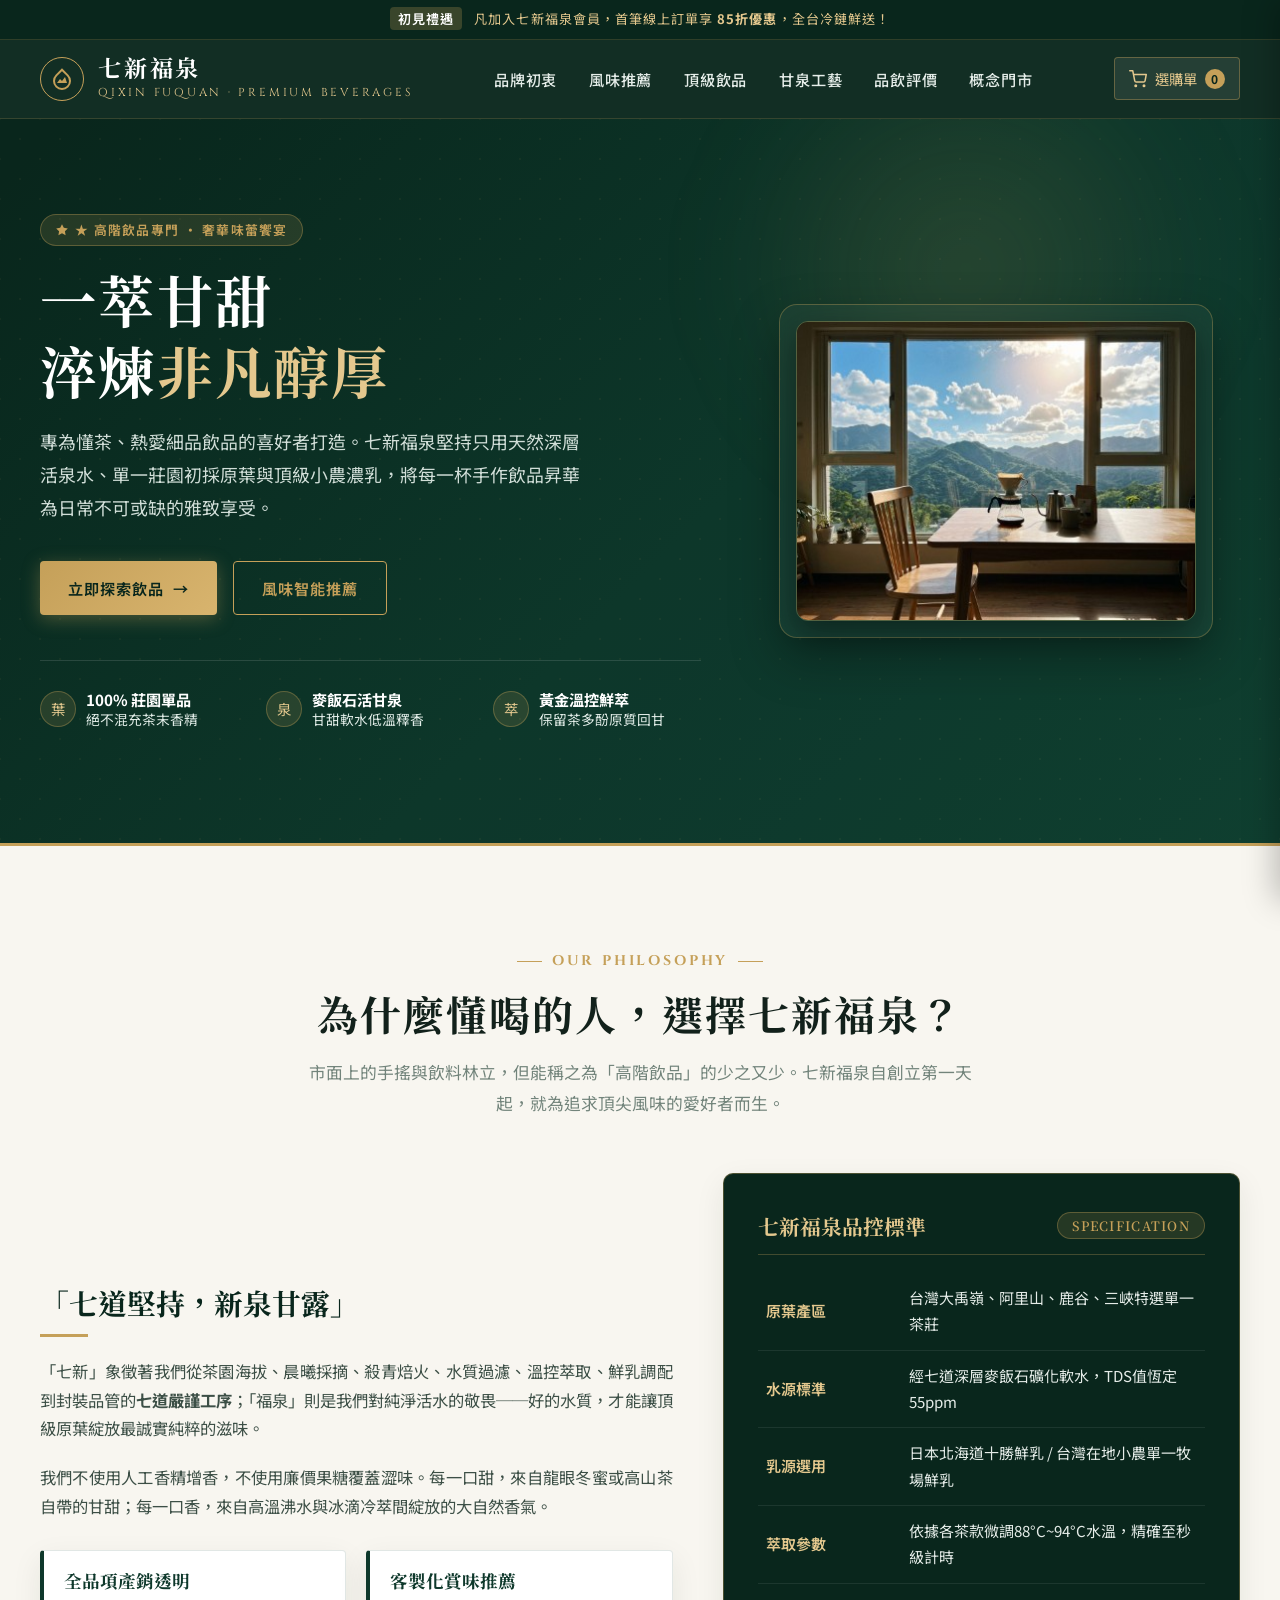
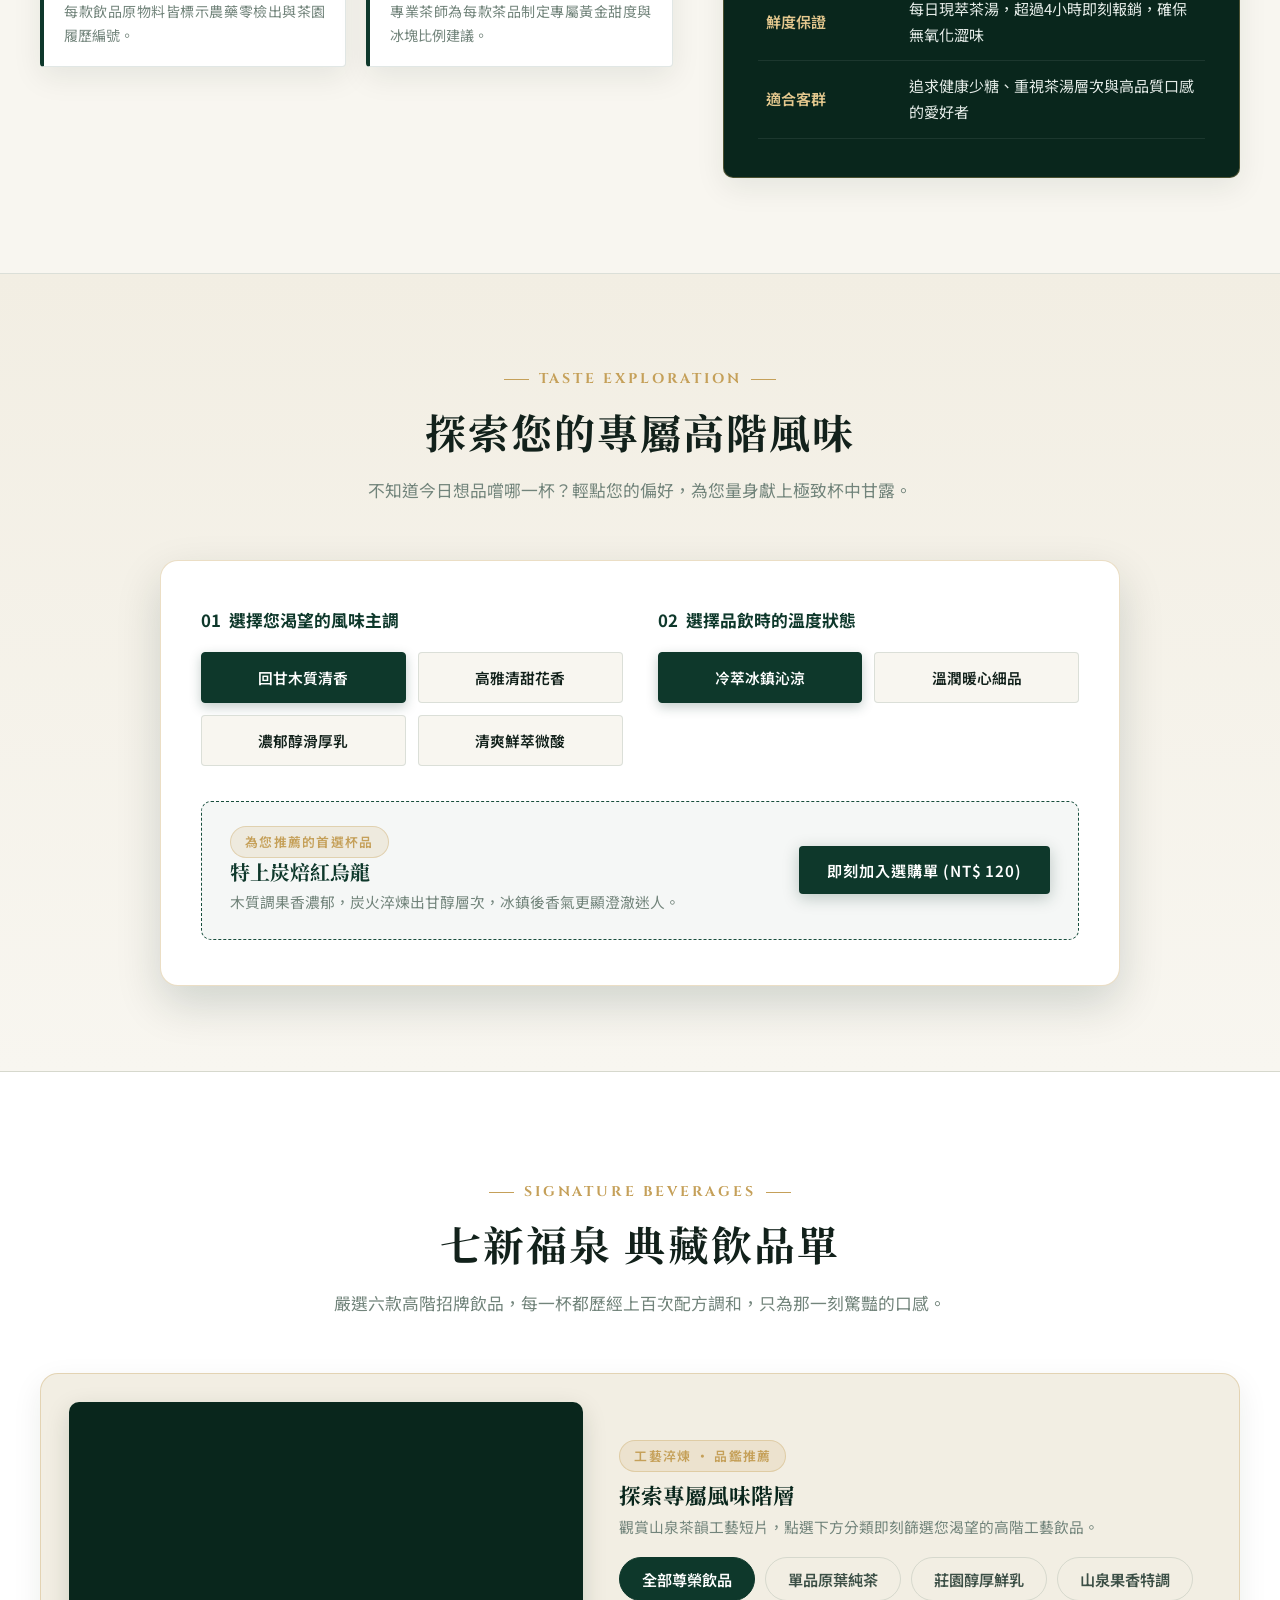
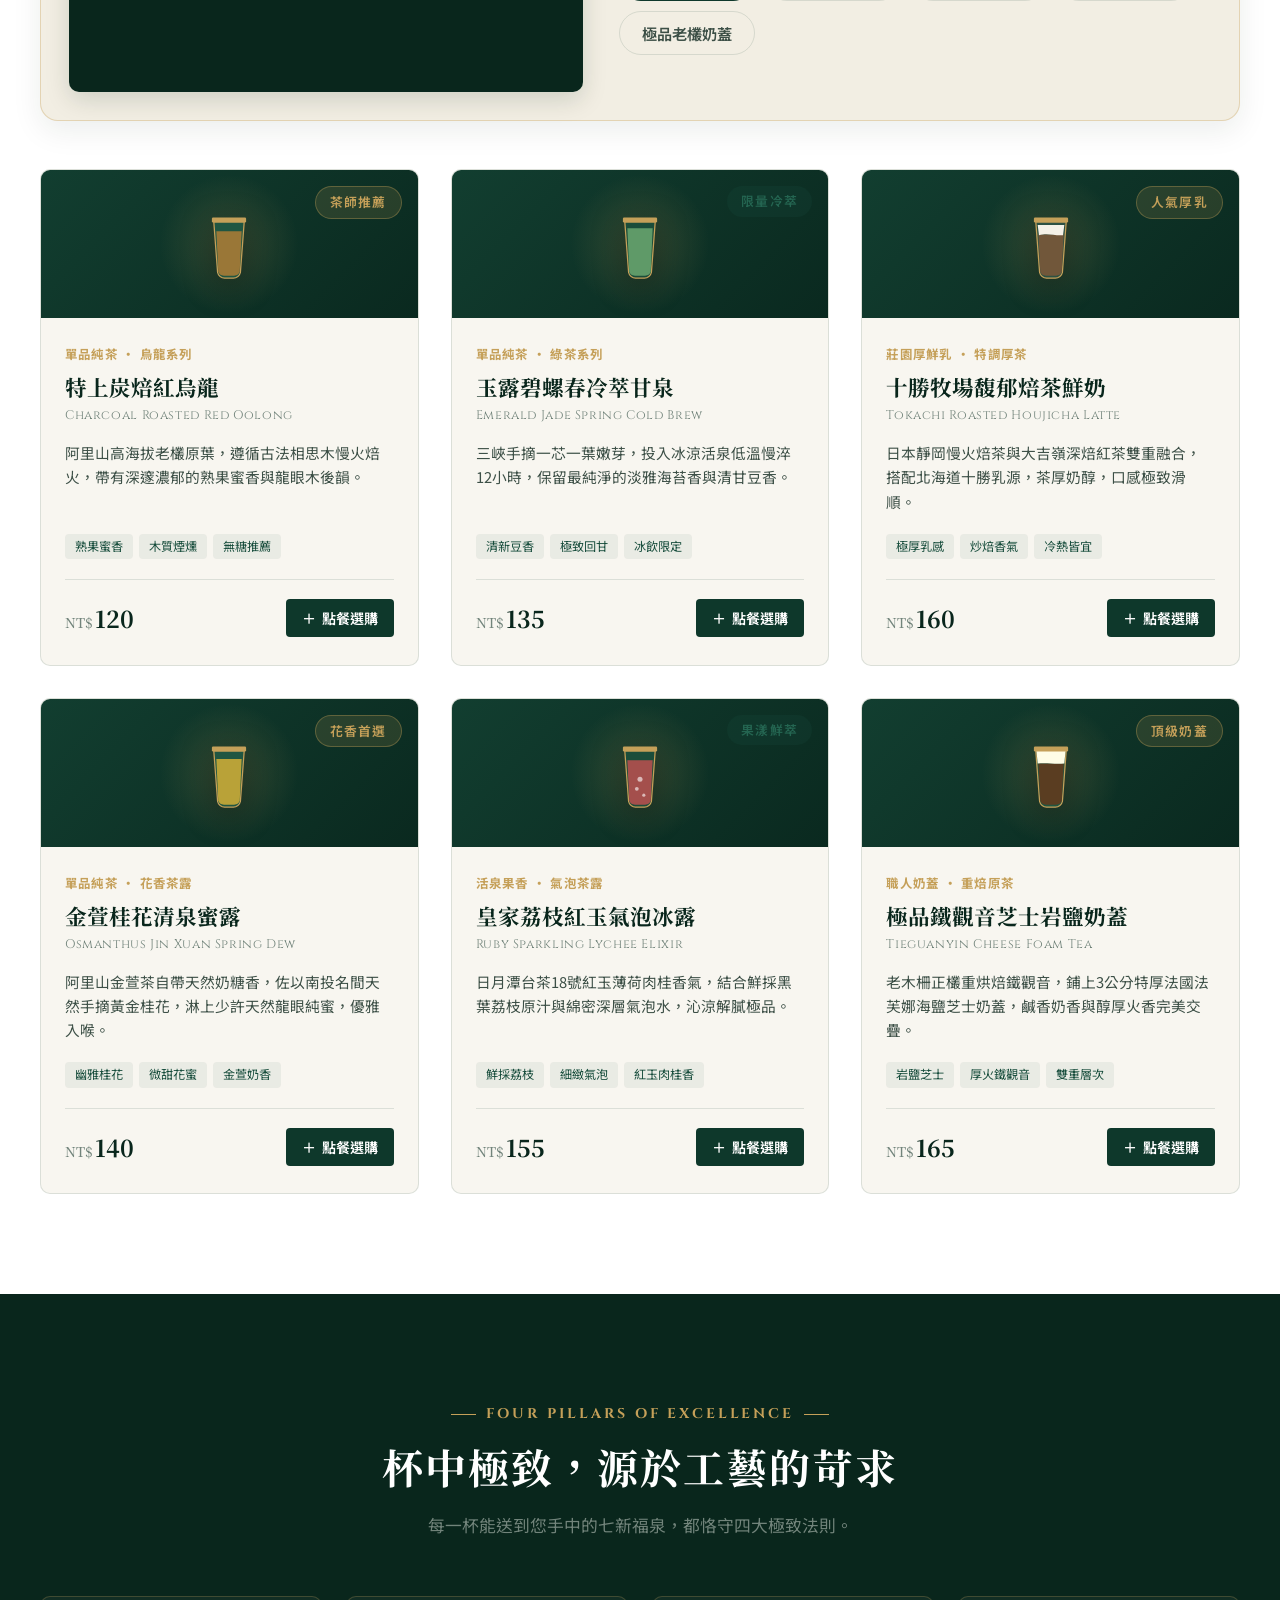
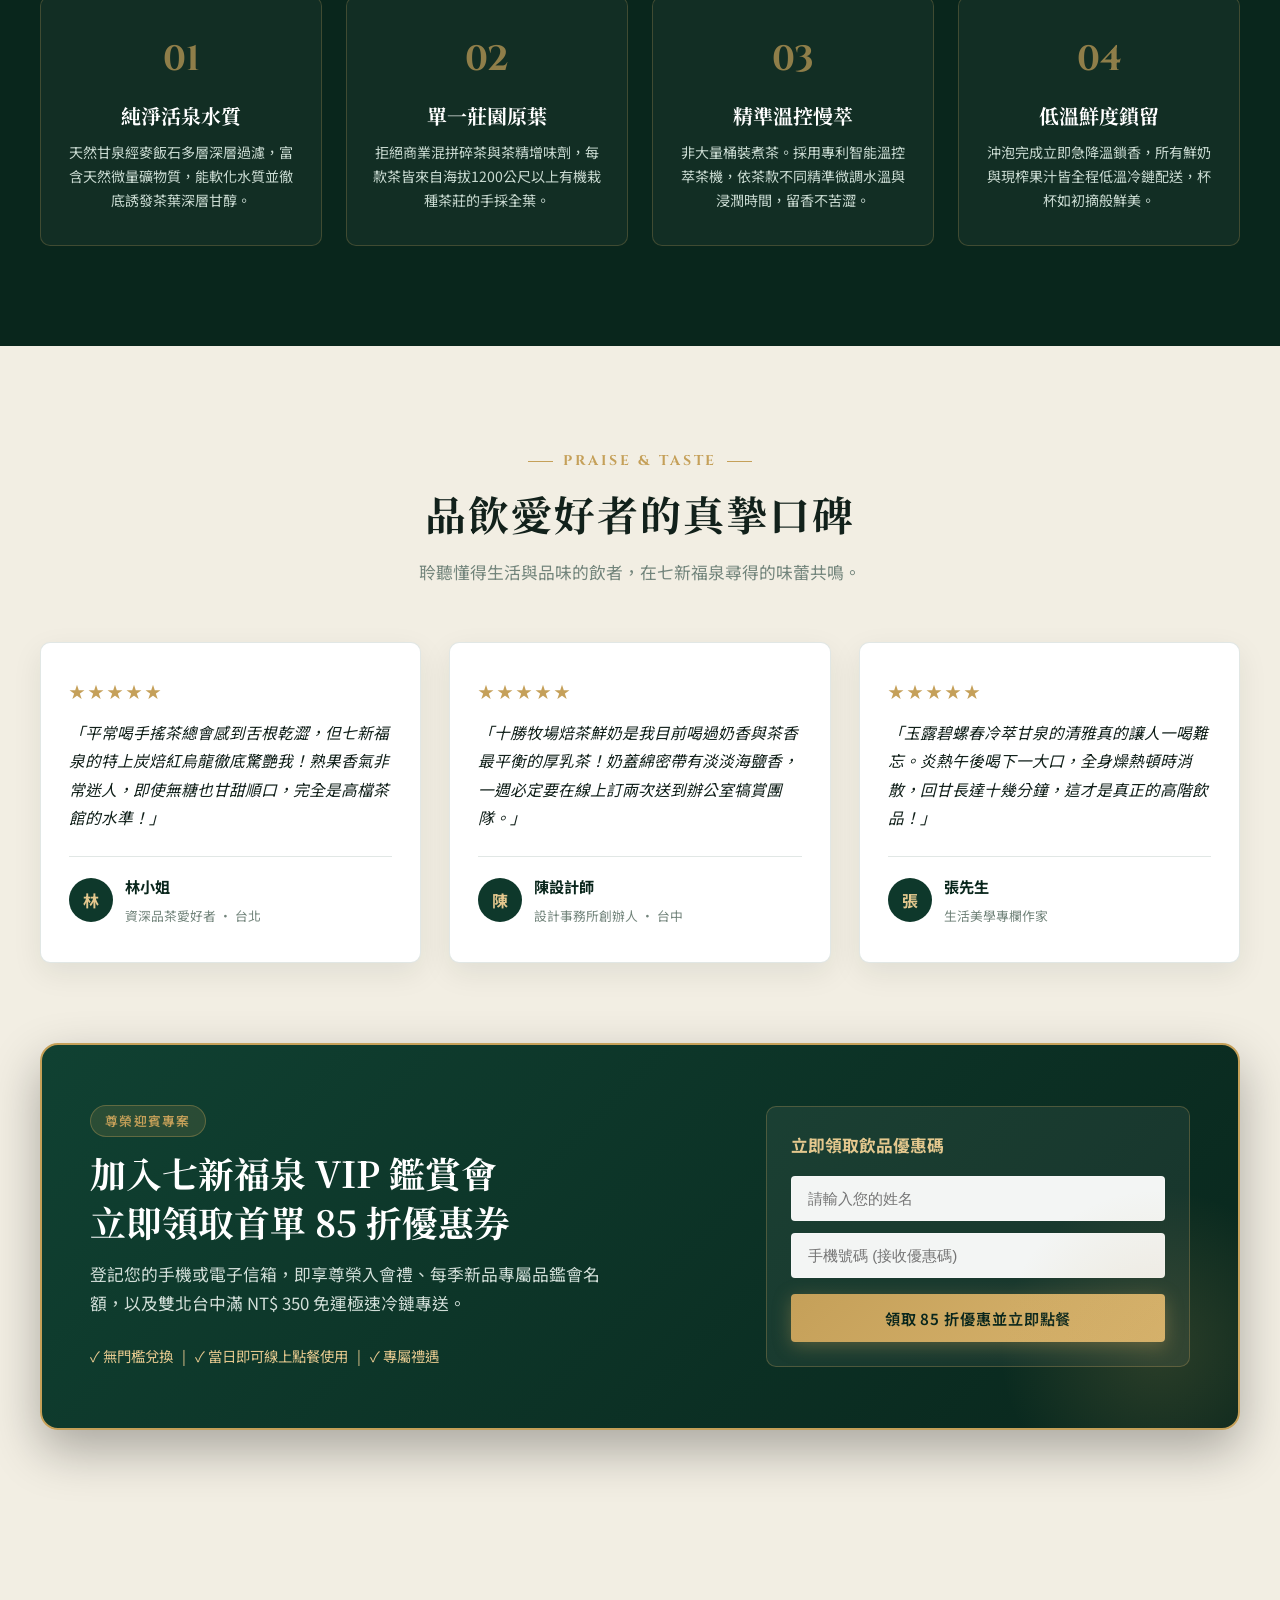
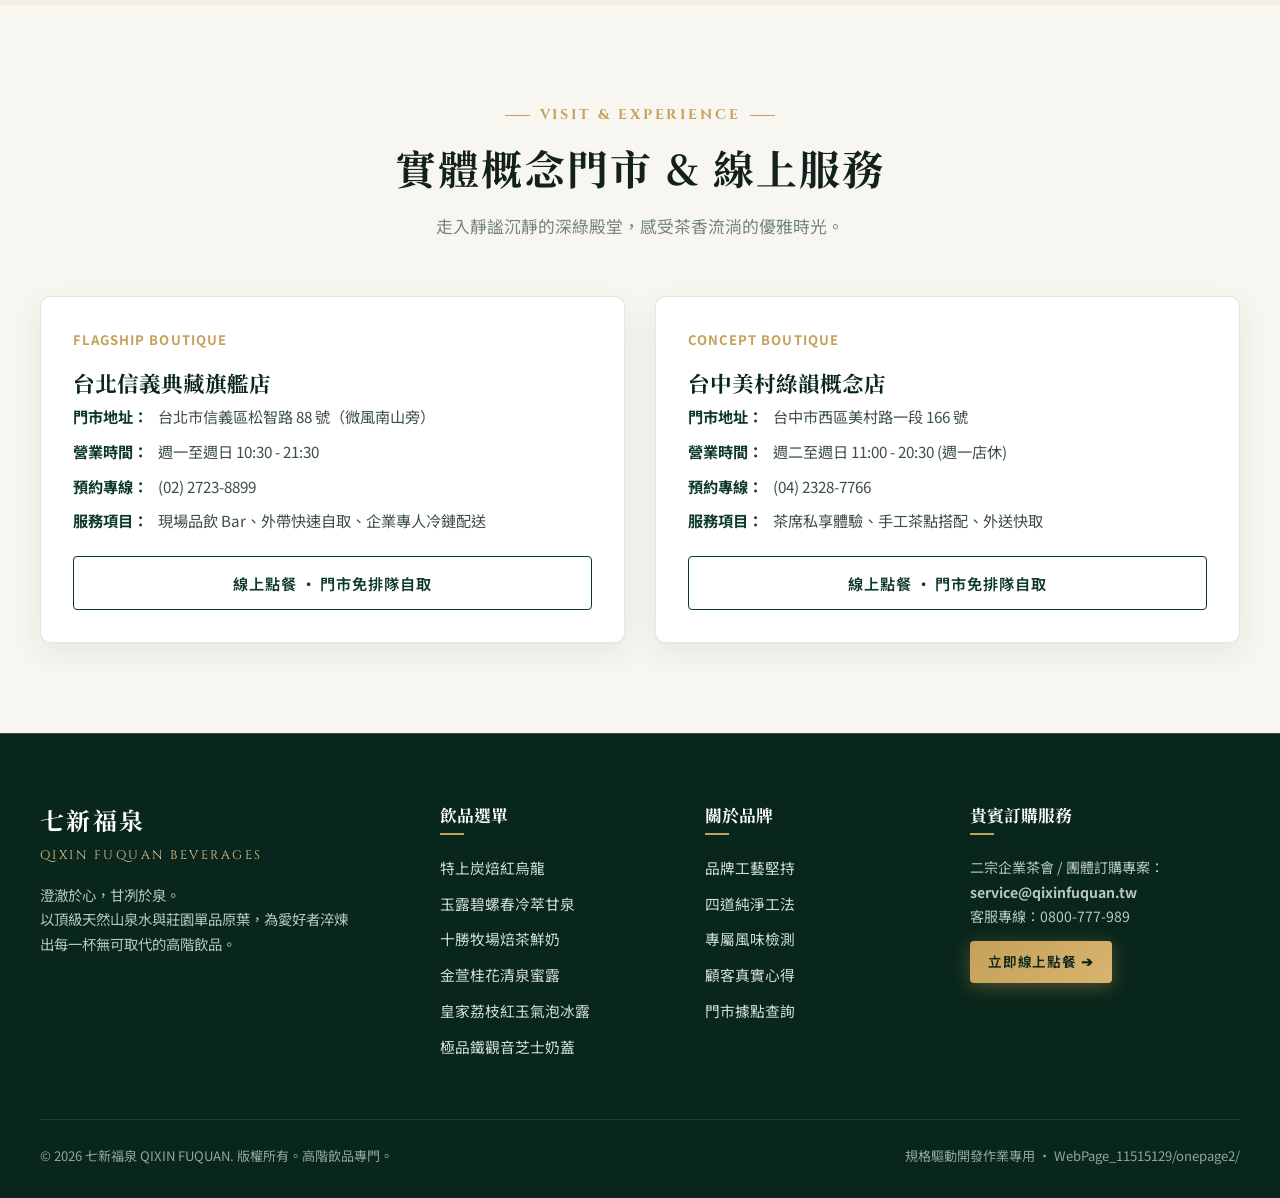
<file: onepage2/index.html>
<!DOCTYPE html>
<html lang="zh-Hant">
<head>
  <meta charset="UTF-8">
  <meta name="viewport" content="width=device-width, initial-scale=1.0">
  <meta name="description" content="七新福泉｜極致工藝高階飲品專門。以純淨山泉淬煉莊園單品茶葉，為懂得細品的飲品喜好者呈獻非凡甘醇體驗。立即線上點餐享尊榮禮遇。">
  <title>七新福泉 QIXIN FUQUAN｜高階工藝飲品專門</title>
  <link rel="preconnect" href="https://fonts.googleapis.com">
  <link rel="preconnect" href="https://fonts.gstatic.com" crossorigin>
  <link href="https://fonts.googleapis.com/css2?family=Noto+Sans+TC:wght@300;400;500;600;700&family=Noto+Serif+TC:wght@400;600;700;900&family=Cinzel:wght@500;700&display=swap" rel="stylesheet">
  <style>
    :root {
      --primary-dark: #09261c;
      --primary-green: #0e382b;
      --primary-medium: #174d3c;
      --primary-light: #246551;
      --accent-gold: #c5a059;
      --accent-gold-light: #e4c88e;
      --accent-gold-hover: #d8b46e;
      --accent-jade: #4ea887;
      --bg-light: #f8f6f0;
      --bg-cream: #f2eee3;
      --bg-card: #ffffff;
      --text-dark: #12211b;
      --text-body: #3c4f46;
      --text-muted: #72847b;
      --text-light: #f5f7f6;
      --border-light: rgba(14, 56, 43, 0.12);
      --border-gold: rgba(197, 160, 89, 0.35);
      --shadow-soft: 0 10px 30px rgba(9, 38, 28, 0.08);
      --shadow-hover: 0 18px 45px rgba(9, 38, 28, 0.16);
      --shadow-dark: 0 20px 50px rgba(0, 0, 0, 0.3);
      --radius-sm: 4px;
      --radius-md: 10px;
      --radius-lg: 18px;
      --transition: all 0.28s cubic-bezier(0.4, 0, 0.2, 1);
    }

    * {
      box-sizing: border-box;
      margin: 0;
      padding: 0;
    }

    html {
      scroll-behavior: smooth;
    }

    body {
      font-family: "Noto Sans TC", -apple-system, BlinkMacSystemFont, "Segoe UI", Roboto, sans-serif;
      color: var(--text-body);
      background-color: var(--bg-light);
      line-height: 1.75;
      font-size: 16px;
      overflow-x: hidden;
      -webkit-font-smoothing: antialiased;
    }

    h1, h2, h3, h4, .serif {
      font-family: "Noto Serif TC", serif;
      color: var(--text-dark);
      line-height: 1.35;
    }

    .en-title {
      font-family: "Cinzel", serif;
      letter-spacing: 0.12em;
    }

    a {
      text-decoration: none;
      color: inherit;
      transition: var(--transition);
    }

    button {
      font-family: inherit;
      cursor: pointer;
      border: none;
      outline: none;
      transition: var(--transition);
    }

    img {
      max-width: 100%;
      height: auto;
      display: block;
    }

    .container {
      width: min(1200px, calc(100% - 40px));
      margin-inline: auto;
    }

    /* Badge & Tag */
    .badge {
      display: inline-flex;
      align-items: center;
      gap: 6px;
      padding: 4px 14px;
      font-size: 0.8rem;
      font-weight: 600;
      letter-spacing: 0.1em;
      border-radius: 30px;
      text-transform: uppercase;
    }

    .badge-gold {
      background: rgba(197, 160, 89, 0.15);
      color: var(--accent-gold);
      border: 1px solid var(--border-gold);
    }

    .badge-green {
      background: rgba(36, 101, 81, 0.12);
      color: var(--primary-light);
    }

    /* Buttons */
    .btn {
      display: inline-flex;
      align-items: center;
      justify-content: center;
      gap: 10px;
      padding: 13px 28px;
      font-size: 0.95rem;
      font-weight: 600;
      letter-spacing: 0.06em;
      border-radius: var(--radius-sm);
      transition: var(--transition);
      cursor: pointer;
    }

    .btn-gold {
      background: linear-gradient(135deg, var(--accent-gold) 0%, var(--accent-gold-hover) 100%);
      color: var(--primary-dark);
      box-shadow: 0 4px 18px rgba(197, 160, 89, 0.35);
    }

    .btn-gold:hover {
      background: linear-gradient(135deg, var(--accent-gold-light) 0%, var(--accent-gold) 100%);
      box-shadow: 0 8px 24px rgba(197, 160, 89, 0.5);
      transform: translateY(-2px);
    }

    .btn-outline-gold {
      background: transparent;
      color: var(--accent-gold);
      border: 1px solid var(--accent-gold);
    }

    .btn-outline-gold:hover {
      background: rgba(197, 160, 89, 0.15);
      color: var(--accent-gold-light);
      border-color: var(--accent-gold-light);
      transform: translateY(-2px);
    }

    .btn-green {
      background: var(--primary-green);
      color: #ffffff;
      box-shadow: 0 4px 16px rgba(14, 56, 43, 0.25);
    }

    .btn-green:hover {
      background: var(--primary-light);
      transform: translateY(-2px);
      box-shadow: 0 8px 22px rgba(14, 56, 43, 0.35);
    }

    .btn-outline-green {
      background: transparent;
      color: var(--primary-green);
      border: 1px solid var(--primary-green);
    }

    .btn-outline-green:hover {
      background: var(--primary-green);
      color: #ffffff;
      transform: translateY(-2px);
    }

    /* ============================================================
       TOP ANNOUNCEMENT BAR
    ============================================================ */
    .top-bar {
      background-color: var(--primary-dark);
      color: var(--accent-gold-light);
      font-size: 0.82rem;
      padding: 8px 0;
      text-align: center;
      letter-spacing: 0.08em;
      border-bottom: 1px solid rgba(197, 160, 89, 0.2);
    }

    .top-bar span {
      font-weight: 600;
      color: #ffffff;
      background: rgba(197, 160, 89, 0.25);
      padding: 2px 8px;
      border-radius: 4px;
      margin-right: 8px;
    }

    /* ============================================================
       HEADER & NAVIGATION
    ============================================================ */
    .site-header {
      position: sticky;
      top: 0;
      z-index: 1000;
      background-color: rgba(9, 38, 28, 0.96);
      backdrop-filter: blur(10px);
      border-bottom: 1px solid rgba(197, 160, 89, 0.2);
      transition: var(--transition);
    }

    .nav-container {
      display: flex;
      align-items: center;
      justify-content: space-between;
      height: 78px;
    }

    .brand {
      display: flex;
      align-items: center;
      gap: 14px;
    }

    .brand-emblem {
      width: 44px;
      height: 44px;
      border: 1.5px solid var(--accent-gold);
      border-radius: 50%;
      display: grid;
      place-items: center;
      color: var(--accent-gold);
      position: relative;
    }

    .brand-emblem svg {
      width: 24px;
      height: 24px;
      fill: var(--accent-gold);
    }

    .brand-titles h1 {
      font-size: 1.45rem;
      color: #ffffff;
      letter-spacing: 0.12em;
      font-weight: 700;
      line-height: 1.1;
    }

    .brand-titles .brand-sub {
      font-family: "Cinzel", serif;
      font-size: 0.72rem;
      color: var(--accent-gold-light);
      letter-spacing: 0.24em;
      display: block;
      margin-top: 2px;
    }

    .nav-links {
      display: flex;
      align-items: center;
      gap: 32px;
      list-style: none;
    }

    .nav-links a {
      color: #e5ede9;
      font-size: 0.95rem;
      font-weight: 500;
      letter-spacing: 0.05em;
      position: relative;
      padding: 6px 0;
    }

    .nav-links a::after {
      content: "";
      position: absolute;
      bottom: 0;
      left: 0;
      width: 0;
      height: 2px;
      background: var(--accent-gold);
      transition: width 0.25s ease;
    }

    .nav-links a:hover {
      color: var(--accent-gold-light);
    }

    .nav-links a:hover::after {
      width: 100%;
    }

    .header-actions {
      display: flex;
      align-items: center;
      gap: 16px;
    }

    .cart-btn {
      position: relative;
      background: rgba(255, 255, 255, 0.08);
      border: 1px solid rgba(197, 160, 89, 0.4);
      color: var(--accent-gold-light);
      padding: 10px 14px;
      border-radius: var(--radius-sm);
      display: flex;
      align-items: center;
      gap: 8px;
      font-size: 0.9rem;
    }

    .cart-btn:hover {
      background: rgba(197, 160, 89, 0.2);
    }

    .cart-count {
      background: var(--accent-gold);
      color: var(--primary-dark);
      font-weight: 700;
      font-size: 0.75rem;
      width: 20px;
      height: 20px;
      border-radius: 50%;
      display: grid;
      place-items: center;
    }

    .mobile-menu-btn {
      display: none;
      background: transparent;
      color: #ffffff;
      font-size: 1.5rem;
      padding: 6px;
    }

    /* ============================================================
       HERO SECTION
    ============================================================ */
    .hero {
      position: relative;
      background: linear-gradient(135deg, var(--primary-dark) 0%, var(--primary-green) 55%, #104132 100%);
      color: #ffffff;
      padding: 95px 0 115px;
      overflow: hidden;
      border-bottom: 3px solid var(--accent-gold);
    }

    .hero-pattern {
      position: absolute;
      inset: 0;
      opacity: 0.05;
      background-image: radial-gradient(var(--accent-gold) 1.5px, transparent 1.5px),
                        radial-gradient(var(--accent-gold) 1.5px, var(--primary-dark) 1.5px);
      background-size: 40px 40px;
      background-position: 0 0, 20px 20px;
      pointer-events: none;
    }

    .hero-glow {
      position: absolute;
      width: 500px;
      height: 500px;
      border-radius: 50%;
      background: radial-gradient(circle, rgba(197, 160, 89, 0.16) 0%, transparent 70%);
      top: -100px;
      right: 5%;
      filter: blur(50px);
      pointer-events: none;
    }

    .hero-grid {
      display: grid;
      grid-template-columns: 1.15fr 0.85fr;
      align-items: center;
      gap: 50px;
      position: relative;
      z-index: 2;
    }

    .hero-content h2 {
      color: #ffffff;
      font-size: clamp(2.3rem, 4.4vw, 3.8rem);
      font-weight: 700;
      letter-spacing: 0.04em;
      margin: 18px 0 20px;
      line-height: 1.25;
    }

    .hero-content h2 em {
      font-style: normal;
      color: var(--accent-gold-light);
      position: relative;
    }

    .hero-content p {
      font-size: 1.12rem;
      color: #d1ded8;
      max-width: 540px;
      margin-bottom: 36px;
      line-height: 1.85;
    }

    .hero-actions {
      display: flex;
      flex-wrap: wrap;
      gap: 16px;
      margin-bottom: 45px;
    }

    .hero-perks {
      display: grid;
      grid-template-columns: repeat(3, 1fr);
      gap: 18px;
      border-top: 1px solid rgba(255, 255, 255, 0.12);
      padding-top: 28px;
    }

    .perk-item {
      display: flex;
      align-items: center;
      gap: 10px;
    }

    .perk-icon {
      width: 36px;
      height: 36px;
      border-radius: 50%;
      background: rgba(197, 160, 89, 0.15);
      border: 1px solid var(--border-gold);
      display: grid;
      place-items: center;
      color: var(--accent-gold-light);
      font-size: 0.9rem;
      flex-shrink: 0;
    }

    .perk-text {
      font-size: 0.86rem;
      color: #e2ede8;
      line-height: 1.35;
    }

    .perk-text strong {
      display: block;
      color: #ffffff;
      font-size: 0.95rem;
    }

    /* Hero Visual Card */
    .hero-card {
      background: rgba(255, 255, 255, 0.04);
      border: 1px solid var(--border-gold);
      border-radius: var(--radius-lg);
      padding: 38px 32px;
      position: relative;
      box-shadow: var(--shadow-dark);
      backdrop-filter: blur(12px);
      text-align: center;
    }

    .hero-image-card {
      padding: 16px;
      display: flex;
      justify-content: center;
      align-items: center;
      width: fit-content;
      margin: 0 auto;
    }

    .hero-photo {
      width: 400px;
      height: 300px;
      max-width: 100%;
      object-fit: cover;
      border-radius: calc(var(--radius-lg) - 6px);
      display: block;
      box-shadow: 0 12px 30px rgba(0, 0, 0, 0.4);
      border: 1px solid rgba(197, 160, 89, 0.35);
      transition: var(--transition);
    }

    .hero-photo:hover {
      transform: scale(1.02);
      border-color: var(--accent-gold);
      box-shadow: 0 18px 40px rgba(0, 0, 0, 0.55);
    }

    .hero-card-tag {
      position: absolute;
      top: -14px;
      left: 50%;
      transform: translateX(-50%);
      background: var(--accent-gold);
      color: var(--primary-dark);
      font-weight: 700;
      font-size: 0.78rem;
      padding: 4px 18px;
      border-radius: 20px;
      letter-spacing: 0.1em;
      white-space: nowrap;
    }

    .hero-art-container {
      margin: 15px auto 25px;
      width: 200px;
      height: 200px;
      background: radial-gradient(circle, rgba(197, 160, 89, 0.25) 0%, rgba(9, 38, 28, 0.4) 75%);
      border-radius: 50%;
      display: grid;
      place-items: center;
      border: 1px dashed var(--accent-gold);
      position: relative;
    }

    .hero-cup-svg {
      width: 110px;
      height: 110px;
      filter: drop-shadow(0 12px 20px rgba(0, 0, 0, 0.45));
    }

    .hero-card h3 {
      color: #ffffff;
      font-size: 1.5rem;
      margin-bottom: 6px;
    }

    .hero-card .card-en {
      color: var(--accent-gold-light);
      font-family: "Cinzel", serif;
      font-size: 0.8rem;
      letter-spacing: 0.15em;
      margin-bottom: 14px;
      display: block;
    }

    .hero-card .card-desc {
      font-size: 0.92rem;
      color: #d1ded8;
      margin-bottom: 22px;
    }

    .hero-card-meta {
      display: flex;
      justify-content: space-around;
      padding: 16px 0;
      border-top: 1px solid rgba(255, 255, 255, 0.1);
      border-bottom: 1px solid rgba(255, 255, 255, 0.1);
      margin-bottom: 24px;
      font-size: 0.85rem;
      color: var(--accent-gold-light);
    }

    .hero-card-meta span {
      display: block;
      color: #ffffff;
      font-size: 1.15rem;
      font-weight: 700;
      margin-top: 4px;
    }

    /* ============================================================
       BRAND STORY / PHILOSOPHY
    ============================================================ */
    .section {
      padding: 95px 0;
    }

    .section-header {
      text-align: center;
      max-width: 680px;
      margin: 0 auto 55px;
    }

    .section-header .section-eyebrow {
      display: inline-flex;
      align-items: center;
      gap: 10px;
      color: var(--accent-gold);
      font-family: "Cinzel", serif;
      font-size: 0.88rem;
      font-weight: 700;
      letter-spacing: 0.2em;
      margin-bottom: 12px;
    }

    .section-header .section-eyebrow::before,
    .section-header .section-eyebrow::after {
      content: "";
      width: 25px;
      height: 1px;
      background: var(--accent-gold);
    }

    .section-header h2 {
      font-size: clamp(2rem, 3.2vw, 2.6rem);
      margin-bottom: 16px;
      letter-spacing: 0.05em;
    }

    .section-header p {
      color: var(--text-muted);
      font-size: 1.05rem;
      line-height: 1.8;
    }

    .story-grid {
      display: grid;
      grid-template-columns: 1.1fr 0.9fr;
      gap: 50px;
      align-items: center;
    }

    .story-text h3 {
      font-size: 1.8rem;
      margin-bottom: 20px;
      color: var(--primary-dark);
      position: relative;
    }

    .story-text h3::after {
      content: "";
      display: block;
      width: 48px;
      height: 3px;
      background: var(--accent-gold);
      margin-top: 12px;
    }

    .story-text p {
      margin-bottom: 20px;
      color: var(--text-body);
      font-size: 1.02rem;
      text-align: justify;
    }

    .story-highlights {
      display: grid;
      grid-template-columns: repeat(2, 1fr);
      gap: 20px;
      margin-top: 30px;
    }

    .highlight-card {
      background: #ffffff;
      border: 1px solid var(--border-light);
      border-left: 4px solid var(--primary-green);
      padding: 18px 20px;
      border-radius: var(--radius-sm);
      box-shadow: var(--shadow-soft);
    }

    .highlight-card h4 {
      font-size: 1.1rem;
      margin-bottom: 6px;
      color: var(--primary-green);
    }

    .highlight-card p {
      font-size: 0.88rem;
      color: var(--text-muted);
      margin-bottom: 0;
    }

    .story-spec-box {
      background: var(--primary-dark);
      color: #ffffff;
      padding: 38px 34px;
      border-radius: var(--radius-md);
      border: 1px solid var(--border-gold);
      box-shadow: var(--shadow-soft);
      position: relative;
    }

    .story-spec-box h4 {
      color: var(--accent-gold-light);
      font-size: 1.3rem;
      margin-bottom: 8px;
      border-bottom: 1px solid rgba(197, 160, 89, 0.3);
      padding-bottom: 14px;
      display: flex;
      justify-content: space-between;
      align-items: center;
    }

    .spec-table {
      width: 100%;
      margin-top: 18px;
      border-collapse: collapse;
      font-size: 0.94rem;
    }

    .spec-table td {
      padding: 12px 8px;
      border-bottom: 1px solid rgba(255, 255, 255, 0.08);
    }

    .spec-table td:first-child {
      color: var(--accent-gold-light);
      font-weight: 600;
      width: 32%;
    }

    .spec-table td:last-child {
      color: #e5ece8;
    }

    /* ============================================================
       INTERACTIVE FLAVOR FINDER (風味探尋)
    ============================================================ */
    .finder-section {
      background: linear-gradient(to bottom, var(--bg-cream), var(--bg-light));
      border-top: 1px solid var(--border-light);
      border-bottom: 1px solid var(--border-light);
      padding: 85px 0;
    }

    .finder-box {
      background: #ffffff;
      border-radius: var(--radius-lg);
      border: 1px solid var(--border-gold);
      box-shadow: var(--shadow-hover);
      padding: 45px 40px;
      max-width: 960px;
      margin: 0 auto;
    }

    .finder-steps {
      display: grid;
      grid-template-columns: 1fr 1fr;
      gap: 35px;
      margin-bottom: 35px;
    }

    .step-group-title {
      font-size: 1.05rem;
      font-weight: 700;
      color: var(--primary-green);
      margin-bottom: 16px;
      display: flex;
      align-items: center;
      gap: 8px;
    }

    .step-options {
      display: grid;
      grid-template-columns: repeat(2, 1fr);
      gap: 12px;
    }

    .step-btn {
      background: var(--bg-light);
      border: 1px solid var(--border-light);
      border-radius: var(--radius-sm);
      padding: 14px 12px;
      text-align: center;
      font-size: 0.92rem;
      font-weight: 600;
      color: var(--text-dark);
      cursor: pointer;
      transition: var(--transition);
    }

    .step-btn.active {
      background: var(--primary-green);
      color: #ffffff;
      border-color: var(--primary-green);
      box-shadow: 0 4px 12px rgba(14, 56, 43, 0.25);
    }

    .step-btn:hover:not(.active) {
      border-color: var(--accent-gold);
      background: #ffffff;
    }

    .finder-result {
      background: rgba(14, 56, 43, 0.04);
      border: 1px dashed var(--primary-medium);
      border-radius: var(--radius-md);
      padding: 24px 28px;
      display: flex;
      align-items: center;
      justify-content: space-between;
      gap: 20px;
    }

    .result-info h4 {
      font-size: 1.25rem;
      color: var(--primary-green);
      margin-bottom: 4px;
    }

    .result-info p {
      font-size: 0.92rem;
      color: var(--text-muted);
      margin: 0;
    }

    /* ============================================================
       DRINKS MENU / SHOWCASE (典藏飲品展示)
    ============================================================ */
    .menu-section {
      background-color: #ffffff;
      padding: 100px 0;
    }

    /* Menu Video & Filter Tabs Grid (.93fr / 1.07fr) */
    .menu-filter-layout {
      display: grid;
      grid-template-columns: 0.93fr 1.07fr;
      gap: 36px;
      align-items: center;
      margin-bottom: 48px;
      background: var(--bg-cream);
      padding: 28px;
      border-radius: var(--radius-lg);
      border: 1px solid var(--border-gold);
      box-shadow: var(--shadow-soft);
    }

    .menu-video-wrapper {
      position: relative;
      width: 100%;
      border-radius: var(--radius-md);
      overflow: hidden;
      box-shadow: 0 8px 24px rgba(9, 38, 28, 0.15);
      border: 1px solid var(--border-light);
      background: var(--primary-dark);
      display: flex;
      justify-content: center;
      align-items: center;
    }

    .menu-video-wrapper iframe {
      display: block;
      width: 100%;
      max-width: 560px;
      aspect-ratio: 560 / 315;
      height: auto;
      border: 0;
    }

    .menu-filter-control {
      display: flex;
      flex-direction: column;
      justify-content: center;
      gap: 14px;
    }

    .menu-filter-control .menu-filter-intro {
      margin-bottom: 4px;
    }

    .menu-filter-control .menu-filter-intro h3 {
      font-size: 1.35rem;
      color: var(--primary-dark);
      margin: 8px 0 6px;
    }

    .menu-filter-control .menu-filter-intro p {
      font-size: 0.92rem;
      color: var(--text-muted);
      line-height: 1.6;
      margin: 0;
    }

    .filter-tabs {
      display: flex;
      justify-content: flex-start;
      flex-wrap: wrap;
      gap: 10px;
      margin-bottom: 0;
    }

    .filter-btn {
      background: transparent;
      border: 1px solid var(--border-light);
      color: var(--text-body);
      padding: 10px 22px;
      border-radius: 30px;
      font-size: 0.95rem;
      font-weight: 600;
      transition: var(--transition);
    }

    .filter-btn.active, .filter-btn:hover {
      background: var(--primary-green);
      color: #ffffff;
      border-color: var(--primary-green);
    }

    .drinks-grid {
      display: grid;
      grid-template-columns: repeat(3, 1fr);
      gap: 32px;
    }

    .drink-card {
      background: var(--bg-light);
      border-radius: var(--radius-md);
      border: 1px solid var(--border-light);
      overflow: hidden;
      transition: var(--transition);
      display: flex;
      flex-direction: column;
      position: relative;
    }

    .drink-card:hover {
      transform: translateY(-6px);
      box-shadow: var(--shadow-hover);
      border-color: var(--accent-gold);
    }

    .drink-badge {
      position: absolute;
      top: 16px;
      right: 16px;
      z-index: 2;
    }

    .drink-visual {
      background: linear-gradient(135deg, #123e30 0%, #0a291f 100%);
      padding: 36px 20px;
      display: grid;
      place-items: center;
      position: relative;
      overflow: hidden;
    }

    .drink-visual::after {
      content: "";
      position: absolute;
      width: 140px;
      height: 140px;
      background: radial-gradient(circle, rgba(197, 160, 89, 0.22) 0%, transparent 70%);
      border-radius: 50%;
    }

    .cup-icon {
      width: 76px;
      height: 76px;
      filter: drop-shadow(0 8px 16px rgba(0, 0, 0, 0.4));
      position: relative;
      z-index: 1;
      transition: transform 0.3s ease;
    }

    .drink-card:hover .cup-icon {
      transform: scale(1.08) rotate(-2deg);
    }

    .drink-body {
      padding: 26px 24px;
      display: flex;
      flex-direction: column;
      flex-grow: 1;
    }

    .drink-category {
      font-size: 0.78rem;
      letter-spacing: 0.1em;
      color: var(--accent-gold);
      font-weight: 700;
      text-transform: uppercase;
      margin-bottom: 6px;
    }

    .drink-title {
      font-size: 1.35rem;
      margin-bottom: 4px;
      color: var(--primary-dark);
    }

    .drink-en {
      font-family: "Cinzel", serif;
      font-size: 0.78rem;
      color: var(--text-muted);
      margin-bottom: 14px;
      letter-spacing: 0.05em;
    }

    .drink-desc {
      font-size: 0.92rem;
      color: var(--text-body);
      line-height: 1.65;
      margin-bottom: 20px;
      flex-grow: 1;
    }

    .drink-flavor-tags {
      display: flex;
      flex-wrap: wrap;
      gap: 6px;
      margin-bottom: 20px;
    }

    .flavor-tag {
      background: rgba(14, 56, 43, 0.06);
      color: var(--primary-medium);
      font-size: 0.76rem;
      padding: 2px 10px;
      border-radius: 4px;
    }

    .drink-footer {
      display: flex;
      align-items: center;
      justify-content: space-between;
      border-top: 1px solid var(--border-light);
      padding-top: 18px;
    }

    .drink-price {
      font-size: 1.45rem;
      font-weight: 700;
      color: var(--primary-dark);
      font-family: "Noto Serif TC", serif;
    }

    .drink-price small {
      font-size: 0.85rem;
      font-weight: 500;
      color: var(--text-muted);
      margin-right: 2px;
    }

    .add-to-cart-btn {
      background: var(--primary-green);
      color: #ffffff;
      border-radius: var(--radius-sm);
      padding: 9px 16px;
      font-size: 0.88rem;
      font-weight: 600;
      display: inline-flex;
      align-items: center;
      gap: 6px;
    }

    .add-to-cart-btn:hover {
      background: var(--accent-gold);
      color: var(--primary-dark);
    }

    /* ============================================================
       CRAFTSMANSHIP & STANDARDS (四大極致工藝)
    ============================================================ */
    .craft-section {
      background: var(--primary-dark);
      color: #ffffff;
      padding: 100px 0;
      position: relative;
    }

    .craft-section .section-header h2 {
      color: #ffffff;
    }

    .craft-grid {
      display: grid;
      grid-template-columns: repeat(4, 1fr);
      gap: 24px;
      margin-top: 20px;
    }

    .craft-card {
      background: rgba(255, 255, 255, 0.04);
      border: 1px solid rgba(197, 160, 89, 0.25);
      border-radius: var(--radius-md);
      padding: 32px 24px;
      text-align: center;
      transition: var(--transition);
      position: relative;
    }

    .craft-card:hover {
      transform: translateY(-8px);
      border-color: var(--accent-gold);
      background: rgba(255, 255, 255, 0.07);
    }

    .craft-number {
      font-family: "Cinzel", serif;
      font-size: 2.2rem;
      font-weight: 700;
      color: var(--accent-gold);
      opacity: 0.7;
      margin-bottom: 12px;
    }

    .craft-card h3 {
      color: #ffffff;
      font-size: 1.25rem;
      margin-bottom: 12px;
    }

    .craft-card p {
      font-size: 0.88rem;
      color: #c9dad1;
      line-height: 1.7;
    }

    /* ============================================================
       REVIEWS / CONNOISSEURS (口碑推薦)
    ============================================================ */
    .reviews-section {
      padding: 95px 0;
      background: var(--bg-cream);
    }

    .reviews-grid {
      display: grid;
      grid-template-columns: repeat(3, 1fr);
      gap: 28px;
    }

    .review-card {
      background: #ffffff;
      padding: 34px 28px;
      border-radius: var(--radius-md);
      border: 1px solid var(--border-light);
      box-shadow: var(--shadow-soft);
      display: flex;
      flex-direction: column;
      justify-content: space-between;
    }

    .review-stars {
      color: var(--accent-gold);
      font-size: 1rem;
      margin-bottom: 14px;
      letter-spacing: 3px;
    }

    .review-card blockquote {
      font-size: 0.98rem;
      color: var(--text-dark);
      line-height: 1.8;
      margin-bottom: 24px;
      font-style: italic;
    }

    .review-author {
      display: flex;
      align-items: center;
      gap: 12px;
      border-top: 1px solid var(--border-light);
      padding-top: 16px;
    }

    .author-avatar {
      width: 44px;
      height: 44px;
      border-radius: 50%;
      background: var(--primary-green);
      color: var(--accent-gold-light);
      font-weight: 700;
      display: grid;
      place-items: center;
      font-size: 1rem;
    }

    .author-info strong {
      display: block;
      color: var(--primary-dark);
      font-size: 0.95rem;
    }

    .author-info span {
      font-size: 0.8rem;
      color: var(--text-muted);
    }

    /* ============================================================
       VIP PROMO CTA BANNER (促銷吸引購買)
    ============================================================ */
    .cta-banner {
      background: linear-gradient(135deg, #104132 0%, var(--primary-dark) 100%);
      color: #ffffff;
      border-radius: var(--radius-lg);
      padding: 60px 48px;
      margin: 80px auto;
      border: 2px solid var(--accent-gold);
      box-shadow: var(--shadow-dark);
      display: grid;
      grid-template-columns: 1.2fr 0.8fr;
      align-items: center;
      gap: 40px;
      position: relative;
      overflow: hidden;
    }

    .cta-banner::before {
      content: "";
      position: absolute;
      right: -80px;
      bottom: -80px;
      width: 320px;
      height: 320px;
      border-radius: 50%;
      background: radial-gradient(circle, rgba(197, 160, 89, 0.18) 0%, transparent 70%);
      pointer-events: none;
    }

    .cta-content h2 {
      color: #ffffff;
      font-size: clamp(1.8rem, 2.8vw, 2.4rem);
      margin-bottom: 14px;
    }

    .cta-content p {
      color: #d1ded8;
      font-size: 1.05rem;
      margin-bottom: 24px;
      max-width: 520px;
    }

    .cta-form {
      display: flex;
      flex-direction: column;
      gap: 12px;
      background: rgba(255, 255, 255, 0.06);
      padding: 24px;
      border-radius: var(--radius-md);
      border: 1px solid rgba(197, 160, 89, 0.3);
    }

    .cta-form-title {
      font-size: 1.05rem;
      font-weight: 700;
      color: var(--accent-gold-light);
      margin-bottom: 4px;
    }

    .form-row {
      display: flex;
      gap: 10px;
    }

    .cta-input {
      flex: 1;
      padding: 13px 16px;
      border-radius: var(--radius-sm);
      border: 1px solid rgba(255, 255, 255, 0.2);
      background: rgba(255, 255, 255, 0.95);
      color: var(--text-dark);
      font-size: 0.95rem;
      outline: none;
    }

    .cta-input:focus {
      border-color: var(--accent-gold);
      box-shadow: 0 0 0 3px rgba(197, 160, 89, 0.3);
    }

    /* ============================================================
       STORE LOCATIONS & CONTACT (概念門市據點)
    ============================================================ */
    .store-section {
      background-color: var(--bg-light);
      padding: 90px 0;
    }

    .stores-grid {
      display: grid;
      grid-template-columns: repeat(2, 1fr);
      gap: 30px;
    }

    .store-card {
      background: #ffffff;
      border-radius: var(--radius-md);
      border: 1px solid var(--border-light);
      padding: 32px;
      box-shadow: var(--shadow-soft);
    }

    .store-card h3 {
      font-size: 1.35rem;
      color: var(--primary-dark);
      margin-bottom: 6px;
    }

    .store-meta {
      font-size: 0.82rem;
      color: var(--accent-gold);
      font-weight: 700;
      letter-spacing: 0.08em;
      margin-bottom: 16px;
      text-transform: uppercase;
    }

    .store-details {
      list-style: none;
      font-size: 0.95rem;
      color: var(--text-body);
      margin-bottom: 22px;
    }

    .store-details li {
      margin-bottom: 8px;
      display: flex;
      gap: 10px;
    }

    .store-details strong {
      color: var(--primary-green);
      min-width: 75px;
    }

    /* ============================================================
       FOOTER
    ============================================================ */
    .site-footer {
      background-color: var(--primary-dark);
      color: #d1ded8;
      border-top: 1px solid rgba(197, 160, 89, 0.3);
      padding: 70px 0 30px;
      font-size: 0.92rem;
    }

    .footer-grid {
      display: grid;
      grid-template-columns: 1.6fr 1fr 1fr 1.2fr;
      gap: 40px;
      margin-bottom: 50px;
    }

    .footer-brand h3 {
      color: #ffffff;
      font-size: 1.5rem;
      letter-spacing: 0.1em;
      margin-bottom: 8px;
    }

    .footer-brand .footer-en {
      font-family: "Cinzel", serif;
      font-size: 0.78rem;
      color: var(--accent-gold-light);
      letter-spacing: 0.2em;
      display: block;
      margin-bottom: 16px;
    }

    .footer-brand p {
      font-size: 0.9rem;
      line-height: 1.7;
      color: #b5c7c0;
      max-width: 320px;
    }

    .footer-col h4 {
      color: #ffffff;
      font-size: 1.05rem;
      margin-bottom: 20px;
      position: relative;
      padding-bottom: 8px;
    }

    .footer-col h4::after {
      content: "";
      position: absolute;
      bottom: 0;
      left: 0;
      width: 24px;
      height: 2px;
      background: var(--accent-gold);
    }

    .footer-links {
      list-style: none;
    }

    .footer-links li {
      margin-bottom: 10px;
    }

    .footer-links a:hover {
      color: var(--accent-gold-light);
      padding-left: 5px;
    }

    .footer-bottom {
      border-top: 1px solid rgba(255, 255, 255, 0.1);
      padding-top: 25px;
      display: flex;
      justify-content: space-between;
      align-items: center;
      font-size: 0.82rem;
      color: #8fa69c;
    }

    /* ============================================================
       SHOPPING CART MODAL & TOAST
    ============================================================ */
    .cart-drawer-backdrop {
      position: fixed;
      inset: 0;
      background: rgba(0, 0, 0, 0.6);
      backdrop-filter: blur(4px);
      z-index: 2000;
      opacity: 0;
      pointer-events: none;
      transition: opacity 0.3s ease;
    }

    .cart-drawer-backdrop.active {
      opacity: 1;
      pointer-events: auto;
    }

    .cart-drawer {
      position: fixed;
      top: 0;
      right: 0;
      width: min(440px, 100%);
      height: 100%;
      background: #ffffff;
      box-shadow: -5px 0 30px rgba(0, 0, 0, 0.25);
      z-index: 2001;
      transform: translateX(100%);
      transition: transform 0.35s cubic-bezier(0.4, 0, 0.2, 1);
      display: flex;
      flex-direction: column;
    }

    .cart-drawer.active {
      transform: translateX(0);
    }

    .drawer-header {
      padding: 22px 24px;
      background: var(--primary-dark);
      color: #ffffff;
      display: flex;
      align-items: center;
      justify-content: space-between;
      border-bottom: 1px solid rgba(197, 160, 89, 0.3);
    }

    .drawer-header h3 {
      color: #ffffff;
      font-size: 1.2rem;
    }

    .close-drawer-btn {
      background: transparent;
      color: #ffffff;
      font-size: 1.5rem;
      line-height: 1;
      padding: 4px 8px;
    }

    .drawer-items {
      flex: 1;
      overflow-y: auto;
      padding: 20px 24px;
    }

    .empty-cart-msg {
      text-align: center;
      padding: 60px 20px;
      color: var(--text-muted);
    }

    .cart-item {
      display: flex;
      justify-content: space-between;
      align-items: center;
      padding: 14px 0;
      border-bottom: 1px solid var(--border-light);
    }

    .cart-item-info h4 {
      font-size: 1rem;
      color: var(--primary-dark);
      margin-bottom: 3px;
    }

    .cart-item-info span {
      font-size: 0.85rem;
      color: var(--accent-gold);
      font-weight: 600;
    }

    .cart-item-controls {
      display: flex;
      align-items: center;
      gap: 10px;
    }

    .qty-btn {
      width: 26px;
      height: 26px;
      background: var(--bg-cream);
      border-radius: 4px;
      font-weight: bold;
      display: grid;
      place-items: center;
      color: var(--primary-dark);
    }

    .drawer-footer {
      padding: 20px 24px;
      background: var(--bg-cream);
      border-top: 1px solid var(--border-light);
    }

    .drawer-total {
      display: flex;
      justify-content: space-between;
      align-items: center;
      margin-bottom: 16px;
      font-size: 1.1rem;
      font-weight: 700;
      color: var(--primary-dark);
    }

    .drawer-total span:last-child {
      font-size: 1.4rem;
      color: var(--primary-green);
      font-family: "Noto Serif TC", serif;
    }

    .toast {
      position: fixed;
      bottom: 24px;
      right: 24px;
      background: var(--primary-dark);
      color: #ffffff;
      padding: 14px 22px;
      border-radius: var(--radius-sm);
      border-left: 4px solid var(--accent-gold);
      box-shadow: var(--shadow-dark);
      z-index: 3000;
      transform: translateY(120%);
      opacity: 0;
      transition: all 0.3s ease;
      display: flex;
      align-items: center;
      gap: 12px;
      font-size: 0.95rem;
    }

    .toast.show {
      transform: translateY(0);
      opacity: 1;
    }

    /* ============================================================
       RESPONSIVE BREAKPOINTS
    ============================================================ */
    @media (max-width: 992px) {
      .hero-grid {
        grid-template-columns: 1fr;
        gap: 40px;
        text-align: center;
      }

      .hero-content p {
        margin-inline: auto;
      }

      .hero-actions {
        justify-content: center;
      }

      .hero-perks {
        max-width: 600px;
        margin: 0 auto;
      }

      .story-grid {
        grid-template-columns: 1fr;
      }

      .menu-filter-layout {
        grid-template-columns: 1fr;
        gap: 28px;
        padding: 20px;
      }

      .menu-video-wrapper {
        max-width: 560px;
        margin: 0 auto;
      }

      .menu-filter-control {
        text-align: center;
        align-items: center;
      }

      .menu-filter-control .filter-tabs {
        justify-content: center;
      }

      .drinks-grid {
        grid-template-columns: repeat(2, 1fr);
      }

      .craft-grid {
        grid-template-columns: repeat(2, 1fr);
      }

      .reviews-grid {
        grid-template-columns: 1fr;
      }

      .cta-banner {
        grid-template-columns: 1fr;
        text-align: center;
        padding: 40px 24px;
      }

      .cta-content p {
        margin-inline: auto;
      }

      .footer-grid {
        grid-template-columns: repeat(2, 1fr);
      }
    }

    @media (max-width: 768px) {
      .top-bar {
        font-size: 0.75rem;
      }

      .nav-links {
        display: none;
        position: absolute;
        top: 78px;
        left: 0;
        right: 0;
        background: var(--primary-dark);
        flex-direction: column;
        padding: 24px 20px;
        gap: 18px;
        border-bottom: 2px solid var(--accent-gold);
      }

      .nav-links.mobile-open {
        display: flex;
      }

      .mobile-menu-btn {
        display: block;
      }

      .hero {
        padding: 60px 0 80px;
      }

      .hero-photo {
        max-width: 100%;
        height: auto;
      }

      .hero-perks {
        grid-template-columns: 1fr;
        gap: 14px;
      }

      .menu-filter-layout {
        padding: 16px;
      }

      .menu-filter-control .filter-tabs {
        justify-content: center;
      }

      .drinks-grid {
        grid-template-columns: 1fr;
      }

      .finder-steps {
        grid-template-columns: 1fr;
      }

      .finder-result {
        flex-direction: column;
        text-align: center;
      }

      .craft-grid {
        grid-template-columns: 1fr;
      }

      .stores-grid {
        grid-template-columns: 1fr;
      }

      .footer-grid {
        grid-template-columns: 1fr;
      }

      .form-row {
        flex-direction: column;
      }
    }
  </style>
</head>
<body>

  <!-- Top Announcement Bar -->
  <aside class="top-bar" aria-label="公告訊息">
    <div class="container">
      <span>初見禮遇</span> 凡加入七新福泉會員，首筆線上訂單享 <strong>85折優惠</strong>，全台冷鏈鮮送！
    </div>
  </aside>

  <!-- Site Header -->
  <header class="site-header">
    <div class="container nav-container">
      <a href="#hero" class="brand" aria-label="七新福泉 首頁">
        <div class="brand-emblem" aria-hidden="true">
          <!-- Logo SVG: Mountain & Spring droplet -->
          <svg viewBox="0 0 24 24">
            <path d="M12 2.69l5.66 5.66a8 8 0 1 1-11.31 0z" fill="none" stroke="currentColor" stroke-width="2"/>
            <path d="M7 16l3-4 2 2 3-4 2 6z" fill="currentColor"/>
          </svg>
        </div>
        <div class="brand-titles">
          <h1>七新福泉</h1>
          <span class="brand-sub">QIXIN FUQUAN · PREMIUM BEVERAGES</span>
        </div>
      </a>

      <!-- Desktop Nav -->
      <nav aria-label="主選單">
        <ul class="nav-links" id="navLinks">
          <li><a href="#about">品牌初衷</a></li>
          <li><a href="#finder">風味推薦</a></li>
          <li><a href="#menu">頂級飲品</a></li>
          <li><a href="#craft">甘泉工藝</a></li>
          <li><a href="#reviews">品飲評價</a></li>
          <li><a href="#stores">概念門市</a></li>
        </ul>
      </nav>

      <!-- Header Actions -->
      <div class="header-actions">
        <button class="cart-btn" id="openCartBtn" aria-label="檢視購物車">
          <svg width="18" height="18" viewBox="0 0 24 24" fill="none" stroke="currentColor" stroke-width="2" stroke-linecap="round" stroke-linejoin="round">
            <circle cx="9" cy="21" r="1"></circle>
            <circle cx="20" cy="21" r="1"></circle>
            <path d="M1 1h4l2.68 13.39a2 2 0 0 0 2 1.61h9.72a2 2 0 0 0 2-1.61L23 6H6"></path>
          </svg>
          <span>選購單</span>
          <span class="cart-count" id="cartBadge">0</span>
        </button>
        <button class="mobile-menu-btn" id="mobileToggleBtn" aria-label="開啟選單">
          ☰
        </button>
      </div>
    </div>
  </header>

  <main>
    <!-- ============================================================
         HERO SECTION
    ============================================================ -->
    <section class="hero" id="hero">
      <div class="hero-pattern"></div>
      <div class="hero-glow"></div>
      <div class="container hero-grid">
        <div class="hero-content">
          <div class="badge badge-gold">
            <svg width="14" height="14" viewBox="0 0 24 24" fill="currentColor">
              <path d="M12 2l3.09 6.26L22 9.27l-5 4.87 1.18 6.88L12 17.77l-6.18 3.25L7 14.14 2 9.27l6.91-1.01L12 2z"/>
            </svg>
            ★ 高階飲品專門 · 奢華味蕾饗宴
          </div>
          <h2>一萃甘甜<br>淬煉<em>非凡醇厚</em></h2>
          <p>
            專為懂茶、熱愛細品飲品的喜好者打造。七新福泉堅持只用天然深層活泉水、單一莊園初採原葉與頂級小農濃乳，將每一杯手作飲品昇華為日常不可或缺的雅致享受。
          </p>
          <div class="hero-actions">
            <a href="#menu" class="btn btn-gold">
              立即探索飲品
              <span aria-hidden="true">→</span>
            </a>
            <a href="#finder" class="btn btn-outline-gold">
              風味智能推薦
            </a>
          </div>
          <div class="hero-perks">
            <div class="perk-item">
              <div class="perk-icon">葉</div>
              <div class="perk-text">
                <strong>100% 莊園單品</strong>
                絕不混充茶末香精
              </div>
            </div>
            <div class="perk-item">
              <div class="perk-icon">泉</div>
              <div class="perk-text">
                <strong>麥飯石活甘泉</strong>
                甘甜軟水低溫釋香
              </div>
            </div>
            <div class="perk-item">
              <div class="perk-icon">萃</div>
              <div class="perk-text">
                <strong>黃金溫控鮮萃</strong>
                保留茶多酚原質回甘
              </div>
            </div>
          </div>
        </div>

        <!-- Hero Right Column Image (不使用 CSS 插畫，使用既有圖片) -->
        <div class="hero-card hero-image-card">
          <img class="hero-photo" src="images/hero.jpg" width="400" height="300" alt="七新福泉 晨曦山景與手作工藝">
        </div>
      </div>
    </section>

    <!-- ============================================================
         ABOUT / PHILOSOPHY
    ============================================================ -->
    <section class="section" id="about">
      <div class="container">
        <div class="section-header">
          <div class="section-eyebrow">OUR PHILOSOPHY</div>
          <h2>為什麼懂喝的人，選擇七新福泉？</h2>
          <p>
            市面上的手搖與飲料林立，但能稱之為「高階飲品」的少之又少。七新福泉自創立第一天起，就為追求頂尖風味的愛好者而生。
          </p>
        </div>

        <div class="story-grid">
          <div class="story-text">
            <h3>「七道堅持，新泉甘露」</h3>
            <p>
              「七新」象徵著我們從茶園海拔、晨曦採摘、殺青焙火、水質過濾、溫控萃取、鮮乳調配到封裝品管的<strong>七道嚴謹工序</strong>；「福泉」則是我們對純淨活水的敬畏──好的水質，才能讓頂級原葉綻放最誠實純粹的滋味。
            </p>
            <p>
              我們不使用人工香精增香，不使用廉價果糖覆蓋澀味。每一口甜，來自龍眼冬蜜或高山茶自帶的甘甜；每一口香，來自高溫沸水與冰滴冷萃間綻放的大自然香氣。
            </p>

            <div class="story-highlights">
              <div class="highlight-card">
                <h4>全品項產銷透明</h4>
                <p>每款飲品原物料皆標示農藥零檢出與茶園履歷編號。</p>
              </div>
              <div class="highlight-card">
                <h4>客製化賞味推薦</h4>
                <p>專業茶師為每款茶品制定專屬黃金甜度與冰塊比例建議。</p>
              </div>
            </div>
          </div>

          <div class="story-spec-box">
            <h4>
              <span>七新福泉品控標準</span>
              <span class="badge badge-gold">SPECIFICATION</span>
            </h4>
            <table class="spec-table">
              <tr>
                <td>原葉產區</td>
                <td>台灣大禹嶺、阿里山、鹿谷、三峽特選單一茶莊</td>
              </tr>
              <tr>
                <td>水源標準</td>
                <td>經七道深層麥飯石礦化軟水，TDS值恆定55ppm</td>
              </tr>
              <tr>
                <td>乳源選用</td>
                <td>日本北海道十勝鮮乳 / 台灣在地小農單一牧場鮮乳</td>
              </tr>
              <tr>
                <td>萃取參數</td>
                <td>依據各茶款微調88°C~94°C水溫，精確至秒級計時</td>
              </tr>
              <tr>
                <td>鮮度保證</td>
                <td>每日現萃茶湯，超過4小時即刻報銷，確保無氧化澀味</td>
              </tr>
              <tr>
                <td>適合客群</td>
                <td>追求健康少糖、重視茶湯層次與高品質口感的愛好者</td>
              </tr>
            </table>
          </div>
        </div>
      </div>
    </section>

    <!-- ============================================================
         INTERACTIVE FLAVOR FINDER (風味探尋)
    ============================================================ -->
    <section class="finder-section" id="finder">
      <div class="container">
        <div class="section-header">
          <div class="section-eyebrow">TASTE EXPLORATION</div>
          <h2>探索您的專屬高階風味</h2>
          <p>不知道今日想品嚐哪一杯？輕點您的偏好，為您量身獻上極致杯中甘露。</p>
        </div>

        <div class="finder-box">
          <div class="finder-steps">
            <!-- Step 1 -->
            <div>
              <div class="step-group-title">
                <span>01</span> 選擇您渴望的風味主調
              </div>
              <div class="step-options" id="flavorOptions">
                <button class="step-btn active" data-flavor="tea">回甘木質清香</button>
                <button class="step-btn" data-flavor="floral">高雅清甜花香</button>
                <button class="step-btn" data-flavor="milk">濃郁醇滑厚乳</button>
                <button class="step-btn" data-flavor="fruit">清爽鮮萃微酸</button>
              </div>
            </div>

            <!-- Step 2 -->
            <div>
              <div class="step-group-title">
                <span>02</span> 選擇品飲時的溫度狀態
              </div>
              <div class="step-options" id="tempOptions">
                <button class="step-btn active" data-temp="cold">冷萃冰鎮沁涼</button>
                <button class="step-btn" data-temp="warm">溫潤暖心細品</button>
              </div>
            </div>
          </div>

          <!-- Result Card -->
          <div class="finder-result" id="finderResult">
            <div class="result-info">
              <span class="badge badge-gold">為您推薦的首選杯品</span>
              <h4 id="recommendTitle">特上炭焙紅烏龍</h4>
              <p id="recommendDesc">木質調果香濃郁，炭火淬煉出甘醇層次，冰鎮後香氣更顯澄澈迷人。</p>
            </div>
            <button class="btn btn-green" id="recommendBtn" onclick="quickAddToCart('特上炭焙紅烏龍', 120)">
              即刻加入選購單 (NT$ 120)
            </button>
          </div>
        </div>
      </div>
    </section>

    <!-- ============================================================
         MENU / DRINKS SHOWCASE (典藏飲品單)
    ============================================================ -->
    <section class="menu-section" id="menu">
      <div class="container">
        <div class="section-header">
          <div class="section-eyebrow">SIGNATURE BEVERAGES</div>
          <h2>七新福泉 典藏飲品單</h2>
          <p>嚴選六款高階招牌飲品，每一杯都歷經上百次配方調和，只為那一刻驚豔的口感。</p>
        </div>

        <!-- 兩欄版面：左為影片崁入、右為飲品分類 Tab 篩選器 (.93fr / 1.07fr) -->
        <div class="menu-filter-layout">
          <div class="menu-video-wrapper">
            <iframe width="560" height="315" src="https://www.youtube.com/embed/sohCpqlxkcA" title="七新福泉 慢淬工藝影片" frameborder="0" allow="accelerometer; autoplay; clipboard-write; encrypted-media; gyroscope; picture-in-picture; web-share" referrerpolicy="strict-origin-when-cross-origin" allowfullscreen></iframe>
          </div>
          <div class="menu-filter-control">
            <div class="menu-filter-intro">
              <span class="badge badge-gold">工藝淬煉 · 品鑑推薦</span>
              <h3>探索專屬風味階層</h3>
              <p>觀賞山泉茶韻工藝短片，點選下方分類即刻篩選您渴望的高階工藝飲品。</p>
            </div>
            <!-- Filter Tabs -->
            <div class="filter-tabs">
              <button class="filter-btn active" data-cat="all">全部尊榮飲品</button>
              <button class="filter-btn" data-cat="pure">單品原葉純茶</button>
              <button class="filter-btn" data-cat="milk">莊園醇厚鮮乳</button>
              <button class="filter-btn" data-cat="fruit">山泉果香特調</button>
              <button class="filter-btn" data-cat="foam">極品老欉奶蓋</button>
            </div>
          </div>
        </div>

        <!-- Drinks Grid -->
        <div class="drinks-grid" id="drinksContainer">
          
          <!-- Drink 1 -->
          <article class="drink-card" data-category="pure">
            <span class="drink-badge badge badge-gold">茶師推薦</span>
            <div class="drink-visual">
              <svg class="cup-icon" viewBox="0 0 100 120" fill="none">
                <path d="M26 25 L32 105 C33 110 38 114 43 114 L57 114 C62 114 67 110 68 105 L74 25 Z" fill="#205642" stroke="#c5a059" stroke-width="2"/>
                <path d="M30 40 L33 103 C33.5 107 37 110 42 110 L58 110 C63 110 66.5 107 67 103 L70 40 Z" fill="#b07d35" opacity="0.85"/>
                <rect x="23" y="18" width="54" height="8" rx="2" fill="#c5a059"/>
              </svg>
            </div>
            <div class="drink-body">
              <span class="drink-category">單品純茶 · 烏龍系列</span>
              <h3 class="drink-title">特上炭焙紅烏龍</h3>
              <span class="drink-en">Charcoal Roasted Red Oolong</span>
              <p class="drink-desc">阿里山高海拔老欉原葉，遵循古法相思木慢火焙火，帶有深邃濃郁的熟果蜜香與龍眼木後韻。</p>
              <div class="drink-flavor-tags">
                <span class="flavor-tag">熟果蜜香</span>
                <span class="flavor-tag">木質煙燻</span>
                <span class="flavor-tag">無糖推薦</span>
              </div>
              <div class="drink-footer">
                <div class="drink-price"><small>NT$</small>120</div>
                <button class="add-to-cart-btn" onclick="quickAddToCart('特上炭焙紅烏龍', 120)">
                  <span>＋</span> 點餐選購
                </button>
              </div>
            </div>
          </article>

          <!-- Drink 2 -->
          <article class="drink-card" data-category="pure">
            <span class="drink-badge badge badge-green">限量冷萃</span>
            <div class="drink-visual">
              <svg class="cup-icon" viewBox="0 0 100 120" fill="none">
                <path d="M26 25 L32 105 C33 110 38 114 43 114 L57 114 C62 114 67 110 68 105 L74 25 Z" fill="#1b4d3a" stroke="#c5a059" stroke-width="2"/>
                <path d="M30 35 L33 103 C33.5 107 37 110 42 110 L58 110 C63 110 66.5 107 67 103 L70 35 Z" fill="#6ba870" opacity="0.85"/>
                <rect x="23" y="18" width="54" height="8" rx="2" fill="#c5a059"/>
              </svg>
            </div>
            <div class="drink-body">
              <span class="drink-category">單品純茶 · 綠茶系列</span>
              <h3 class="drink-title">玉露碧螺春冷萃甘泉</h3>
              <span class="drink-en">Emerald Jade Spring Cold Brew</span>
              <p class="drink-desc">三峽手摘一芯一葉嫩芽，投入冰涼活泉低溫慢淬12小時，保留最純淨的淡雅海苔香與清甘豆香。</p>
              <div class="drink-flavor-tags">
                <span class="flavor-tag">清新豆香</span>
                <span class="flavor-tag">極致回甘</span>
                <span class="flavor-tag">冰飲限定</span>
              </div>
              <div class="drink-footer">
                <div class="drink-price"><small>NT$</small>135</div>
                <button class="add-to-cart-btn" onclick="quickAddToCart('玉露碧螺春冷萃甘泉', 135)">
                  <span>＋</span> 點餐選購
                </button>
              </div>
            </div>
          </article>

          <!-- Drink 3 -->
          <article class="drink-card" data-category="milk">
            <span class="drink-badge badge badge-gold">人氣厚乳</span>
            <div class="drink-visual">
              <svg class="cup-icon" viewBox="0 0 100 120" fill="none">
                <path d="M26 25 L32 105 C33 110 38 114 43 114 L57 114 C62 114 67 110 68 105 L74 25 Z" fill="#2c5143" stroke="#c5a059" stroke-width="2"/>
                <path d="M30 45 L33 103 C33.5 107 37 110 42 110 L58 110 C63 110 66.5 107 67 103 L70 45 Z" fill="#7d5939" opacity="0.85"/>
                <path d="M29 30 L31 46 C45 42 55 47 69 46 L71 30 Z" fill="#fffaf0" opacity="0.95"/>
                <rect x="23" y="18" width="54" height="8" rx="2" fill="#c5a059"/>
              </svg>
            </div>
            <div class="drink-body">
              <span class="drink-category">莊園厚鮮乳 · 特調厚茶</span>
              <h3 class="drink-title">十勝牧場馥郁焙茶鮮奶</h3>
              <span class="drink-en">Tokachi Roasted Houjicha Latte</span>
              <p class="drink-desc">日本靜岡慢火焙茶與大吉嶺深焙紅茶雙重融合，搭配北海道十勝乳源，茶厚奶醇，口感極致滑順。</p>
              <div class="drink-flavor-tags">
                <span class="flavor-tag">極厚乳感</span>
                <span class="flavor-tag">炒焙香氣</span>
                <span class="flavor-tag">冷熱皆宜</span>
              </div>
              <div class="drink-footer">
                <div class="drink-price"><small>NT$</small>160</div>
                <button class="add-to-cart-btn" onclick="quickAddToCart('十勝牧場馥郁焙茶鮮奶', 160)">
                  <span>＋</span> 點餐選購
                </button>
              </div>
            </div>
          </article>

          <!-- Drink 4 -->
          <article class="drink-card" data-category="pure">
            <span class="drink-badge badge badge-gold">花香首選</span>
            <div class="drink-visual">
              <svg class="cup-icon" viewBox="0 0 100 120" fill="none">
                <path d="M26 25 L32 105 C33 110 38 114 43 114 L57 114 C62 114 67 110 68 105 L74 25 Z" fill="#205642" stroke="#c5a059" stroke-width="2"/>
                <path d="M30 38 L33 103 C33.5 107 37 110 42 110 L58 110 C63 110 66.5 107 67 103 L70 38 Z" fill="#d4af37" opacity="0.85"/>
                <rect x="23" y="18" width="54" height="8" rx="2" fill="#c5a059"/>
              </svg>
            </div>
            <div class="drink-body">
              <span class="drink-category">單品純茶 · 花香茶露</span>
              <h3 class="drink-title">金萱桂花清泉蜜露</h3>
              <span class="drink-en">Osmanthus Jin Xuan Spring Dew</span>
              <p class="drink-desc">阿里山金萱茶自帶天然奶糖香，佐以南投名間天然手摘黃金桂花，淋上少許天然龍眼純蜜，優雅入喉。</p>
              <div class="drink-flavor-tags">
                <span class="flavor-tag">幽雅桂花</span>
                <span class="flavor-tag">微甜花蜜</span>
                <span class="flavor-tag">金萱奶香</span>
              </div>
              <div class="drink-footer">
                <div class="drink-price"><small>NT$</small>140</div>
                <button class="add-to-cart-btn" onclick="quickAddToCart('金萱桂花清泉蜜露', 140)">
                  <span>＋</span> 點餐選購
                </button>
              </div>
            </div>
          </article>

          <!-- Drink 5 -->
          <article class="drink-card" data-category="fruit">
            <span class="drink-badge badge badge-green">果漾鮮萃</span>
            <div class="drink-visual">
              <svg class="cup-icon" viewBox="0 0 100 120" fill="none">
                <path d="M26 25 L32 105 C33 110 38 114 43 114 L57 114 C62 114 67 110 68 105 L74 25 Z" fill="#1b4d3a" stroke="#c5a059" stroke-width="2"/>
                <path d="M30 40 L33 103 C33.5 107 37 110 42 110 L58 110 C63 110 66.5 107 67 103 L70 40 Z" fill="#c75050" opacity="0.8"/>
                <circle cx="50" cy="70" r="4" fill="#ffffff" opacity="0.6"/>
                <circle cx="45" cy="85" r="3" fill="#ffffff" opacity="0.6"/>
                <circle cx="56" cy="95" r="2.5" fill="#ffffff" opacity="0.6"/>
                <rect x="23" y="18" width="54" height="8" rx="2" fill="#c5a059"/>
              </svg>
            </div>
            <div class="drink-body">
              <span class="drink-category">活泉果香 · 氣泡茶露</span>
              <h3 class="drink-title">皇家荔枝紅玉氣泡冰露</h3>
              <span class="drink-en">Ruby Sparkling Lychee Elixir</span>
              <p class="drink-desc">日月潭台茶18號紅玉薄荷肉桂香氣，結合鮮採黑葉荔枝原汁與綿密深層氣泡水，沁涼解膩極品。</p>
              <div class="drink-flavor-tags">
                <span class="flavor-tag">鮮採荔枝</span>
                <span class="flavor-tag">細緻氣泡</span>
                <span class="flavor-tag">紅玉肉桂香</span>
              </div>
              <div class="drink-footer">
                <div class="drink-price"><small>NT$</small>155</div>
                <button class="add-to-cart-btn" onclick="quickAddToCart('皇家荔枝紅玉氣泡冰露', 155)">
                  <span>＋</span> 點餐選購
                </button>
              </div>
            </div>
          </article>

          <!-- Drink 6 -->
          <article class="drink-card" data-category="foam">
            <span class="drink-badge badge badge-gold">頂級奶蓋</span>
            <div class="drink-visual">
              <svg class="cup-icon" viewBox="0 0 100 120" fill="none">
                <path d="M26 25 L32 105 C33 110 38 114 43 114 L57 114 C62 114 67 110 68 105 L74 25 Z" fill="#205642" stroke="#c5a059" stroke-width="2"/>
                <path d="M30 45 L33 103 C33.5 107 37 110 42 110 L58 110 C63 110 66.5 107 67 103 L70 45 Z" fill="#613b1e" opacity="0.9"/>
                <!-- Thick Foam Cap -->
                <path d="M27 25 L29 45 C45 43 55 47 71 45 L73 25 Z" fill="#fffde6"/>
                <rect x="23" y="18" width="54" height="8" rx="2" fill="#c5a059"/>
              </svg>
            </div>
            <div class="drink-body">
              <span class="drink-category">職人奶蓋 · 重焙原茶</span>
              <h3 class="drink-title">極品鐵觀音芝士岩鹽奶蓋</h3>
              <span class="drink-en">Tieguanyin Cheese Foam Tea</span>
              <p class="drink-desc">老木柵正欉重烘焙鐵觀音，鋪上3公分特厚法國法芙娜海鹽芝士奶蓋，鹹香奶香與醇厚火香完美交疊。</p>
              <div class="drink-flavor-tags">
                <span class="flavor-tag">岩鹽芝士</span>
                <span class="flavor-tag">厚火鐵觀音</span>
                <span class="flavor-tag">雙重層次</span>
              </div>
              <div class="drink-footer">
                <div class="drink-price"><small>NT$</small>165</div>
                <button class="add-to-cart-btn" onclick="quickAddToCart('極品鐵觀音芝士岩鹽奶蓋', 165)">
                  <span>＋</span> 點餐選購
                </button>
              </div>
            </div>
          </article>

        </div>
      </div>
    </section>

    <!-- ============================================================
         CRAFTSMANSHIP / PROCESS (極致工藝四大支柱)
    ============================================================ -->
    <section class="craft-section" id="craft">
      <div class="container">
        <div class="section-header">
          <div class="section-eyebrow">FOUR PILLARS OF EXCELLENCE</div>
          <h2>杯中極致，源於工藝的苛求</h2>
          <p>每一杯能送到您手中的七新福泉，都恪守四大極致法則。</p>
        </div>

        <div class="craft-grid">
          <div class="craft-card">
            <div class="craft-number">01</div>
            <h3>純淨活泉水質</h3>
            <p>天然甘泉經麥飯石多層深層過濾，富含天然微量礦物質，能軟化水質並徹底誘發茶葉深層甘醇。</p>
          </div>

          <div class="craft-card">
            <div class="craft-number">02</div>
            <h3>單一莊園原葉</h3>
            <p>拒絕商業混拼碎茶與茶精增味劑，每款茶皆來自海拔1200公尺以上有機栽種茶莊的手採全葉。</p>
          </div>

          <div class="craft-card">
            <div class="craft-number">03</div>
            <h3>精準溫控慢萃</h3>
            <p>非大量桶裝煮茶。採用專利智能溫控萃茶機，依茶款不同精準微調水溫與浸潤時間，留香不苦澀。</p>
          </div>

          <div class="craft-card">
            <div class="craft-number">04</div>
            <h3>低溫鮮度鎖留</h3>
            <p>沖泡完成立即急降溫鎖香，所有鮮奶與現榨果汁皆全程低溫冷鏈配送，杯杯如初摘般鮮美。</p>
          </div>
        </div>
      </div>
    </section>

    <!-- ============================================================
         TESTIMONIALS / REVIEWS (顧客反饋)
    ============================================================ -->
    <section class="reviews-section" id="reviews">
      <div class="container">
        <div class="section-header">
          <div class="section-eyebrow">PRAISE & TASTE</div>
          <h2>品飲愛好者的真摯口碑</h2>
          <p>聆聽懂得生活與品味的飲者，在七新福泉尋得的味蕾共鳴。</p>
        </div>

        <div class="reviews-grid">
          <div class="review-card">
            <div>
              <div class="review-stars">★★★★★</div>
              <blockquote>
                「平常喝手搖茶總會感到舌根乾澀，但七新福泉的特上炭焙紅烏龍徹底驚艷我！熟果香氣非常迷人，即使無糖也甘甜順口，完全是高檔茶館的水準！」
              </blockquote>
            </div>
            <div class="review-author">
              <div class="author-avatar">林</div>
              <div class="author-info">
                <strong>林小姐</strong>
                <span>資深品茶愛好者 · 台北</span>
              </div>
            </div>
          </div>

          <div class="review-card">
            <div>
              <div class="review-stars">★★★★★</div>
              <blockquote>
                「十勝牧場焙茶鮮奶是我目前喝過奶香與茶香最平衡的厚乳茶！奶蓋綿密帶有淡淡海鹽香，一週必定要在線上訂兩次送到辦公室犒賞團隊。」
              </blockquote>
            </div>
            <div class="review-author">
              <div class="author-avatar">陳</div>
              <div class="author-info">
                <strong>陳設計師</strong>
                <span>設計事務所創辦人 · 台中</span>
              </div>
            </div>
          </div>

          <div class="review-card">
            <div>
              <div class="review-stars">★★★★★</div>
              <blockquote>
                「玉露碧螺春冷萃甘泉的清雅真的讓人一喝難忘。炎熱午後喝下一大口，全身燥熱頓時消散，回甘長達十幾分鐘，這才是真正的高階飲品！」
              </blockquote>
            </div>
            <div class="review-author">
              <div class="author-avatar">張</div>
              <div class="author-info">
                <strong>張先生</strong>
                <span>生活美學專欄作家</span>
              </div>
            </div>
          </div>
        </div>

        <!-- VIP PROMO CALL-TO-ACTION (促銷吸引購買) -->
        <div class="cta-banner">
          <div class="cta-content">
            <span class="badge badge-gold" style="margin-bottom: 12px;">尊榮迎賓專案</span>
            <h2>加入七新福泉 VIP 鑑賞會<br>立即領取首單 85 折優惠券</h2>
            <p>
              登記您的手機或電子信箱，即享尊榮入會禮、每季新品專屬品鑑會名額，以及雙北台中滿 NT$ 350 免運極速冷鏈專送。
            </p>
            <div style="font-size: 0.9rem; color: var(--accent-gold-light);">
              ✓ 無門檻兌換 &nbsp; | &nbsp; ✓ 當日即可線上點餐使用 &nbsp; | &nbsp; ✓ 專屬禮遇
            </div>
          </div>

          <form class="cta-form" id="vipPromoForm" onsubmit="handleVipSubmit(event)">
            <div class="cta-form-title">立即領取飲品優惠碼</div>
            <div class="form-row">
              <input type="text" class="cta-input" placeholder="請輸入您的姓名" required id="vipName">
            </div>
            <div class="form-row">
              <input type="tel" class="cta-input" placeholder="手機號碼 (接收優惠碼)" required id="vipPhone">
            </div>
            <button type="submit" class="btn btn-gold" style="width: 100%; margin-top: 4px;">
              領取 85 折優惠並立即點餐
            </button>
          </form>
        </div>
      </div>
    </section>

    <!-- ============================================================
         STORE LOCATIONS & ORDER INFO (實體概念門市)
    ============================================================ -->
    <section class="store-section" id="stores">
      <div class="container">
        <div class="section-header">
          <div class="section-eyebrow">VISIT & EXPERIENCE</div>
          <h2>實體概念門市 & 線上服務</h2>
          <p>走入靜謐沉靜的深綠殿堂，感受茶香流淌的優雅時光。</p>
        </div>

        <div class="stores-grid">
          <div class="store-card">
            <div class="store-meta">FLAGSHIP BOUTIQUE</div>
            <h3>台北信義典藏旗艦店</h3>
            <ul class="store-details">
              <li><strong>門市地址：</strong> 台北市信義區松智路 88 號（微風南山旁）</li>
              <li><strong>營業時間：</strong> 週一至週日 10:30 - 21:30</li>
              <li><strong>預約專線：</strong> (02) 2723-8899</li>
              <li><strong>服務項目：</strong> 現場品飲 Bar、外帶快速自取、企業專人冷鏈配送</li>
            </ul>
            <a href="#menu" class="btn btn-outline-green" style="width: 100%;">線上點餐 · 門市免排隊自取</a>
          </div>

          <div class="store-card">
            <div class="store-meta">CONCEPT BOUTIQUE</div>
            <h3>台中美村綠韻概念店</h3>
            <ul class="store-details">
              <li><strong>門市地址：</strong> 台中市西區美村路一段 166 號</li>
              <li><strong>營業時間：</strong> 週二至週日 11:00 - 20:30 (週一店休)</li>
              <li><strong>預約專線：</strong> (04) 2328-7766</li>
              <li><strong>服務項目：</strong> 茶席私享體驗、手工茶點搭配、外送快取</li>
            </ul>
            <a href="#menu" class="btn btn-outline-green" style="width: 100%;">線上點餐 · 門市免排隊自取</a>
          </div>
        </div>
      </div>
    </section>
  </main>

  <!-- ============================================================
       SITE FOOTER
    ============================================================ -->
  <footer class="site-footer">
    <div class="container">
      <div class="footer-grid">
        <div class="footer-brand">
          <h3>七新福泉</h3>
          <span class="footer-en">QIXIN FUQUAN BEVERAGES</span>
          <p>
            澄澈於心，甘冽於泉。<br>
            以頂級天然山泉水與莊園單品原葉，為愛好者淬煉出每一杯無可取代的高階飲品。
          </p>
        </div>

        <div class="footer-col">
          <h4>飲品選單</h4>
          <ul class="footer-links">
            <li><a href="#menu">特上炭焙紅烏龍</a></li>
            <li><a href="#menu">玉露碧螺春冷萃甘泉</a></li>
            <li><a href="#menu">十勝牧場焙茶鮮奶</a></li>
            <li><a href="#menu">金萱桂花清泉蜜露</a></li>
            <li><a href="#menu">皇家荔枝紅玉氣泡冰露</a></li>
            <li><a href="#menu">極品鐵觀音芝士奶蓋</a></li>
          </ul>
        </div>

        <div class="footer-col">
          <h4>關於品牌</h4>
          <ul class="footer-links">
            <li><a href="#about">品牌工藝堅持</a></li>
            <li><a href="#craft">四道純淨工法</a></li>
            <li><a href="#finder">專屬風味檢測</a></li>
            <li><a href="#reviews">顧客真實心得</a></li>
            <li><a href="#stores">門市據點查詢</a></li>
          </ul>
        </div>

        <div class="footer-col">
          <h4>貴賓訂購服務</h4>
          <p style="font-size: 0.88rem; margin-bottom: 12px; color: #b5c7c0;">
            二宗企業茶會 / 團體訂購專案：<br>
            <strong>service@qixinfuquan.tw</strong><br>
            客服專線：0800-777-989
          </p>
          <a href="#menu" class="btn btn-gold" style="padding: 9px 18px; font-size: 0.85rem;">
            立即線上點餐 ➔
          </a>
        </div>
      </div>

      <div class="footer-bottom">
        <div>© 2026 七新福泉 QIXIN FUQUAN. 版權所有。高階飲品專門。</div>
        <div>規格驅動開發作業專用 · WebPage_11515129/onepage2/</div>
      </div>
    </div>
  </footer>

  <!-- ============================================================
       SHOPPING CART SLIDE-OUT DRAWER
    ============================================================ -->
  <div class="cart-drawer-backdrop" id="cartBackdrop" onclick="closeCart()"></div>
  <aside class="cart-drawer" id="cartDrawer" aria-label="您的點餐清單">
    <div class="drawer-header">
      <h3>我的飲品選購單</h3>
      <button class="close-drawer-btn" onclick="closeCart()" aria-label="關閉選購單">✕</button>
    </div>

    <div class="drawer-items" id="cartItemsContainer">
      <div class="empty-cart-msg">
        <svg width="48" height="48" viewBox="0 0 24 24" fill="none" stroke="currentColor" stroke-width="1.5" style="margin: 0 auto 12px; color: var(--text-muted);">
          <circle cx="9" cy="21" r="1"></circle>
          <circle cx="20" cy="21" r="1"></circle>
          <path d="M1 1h4l2.68 13.39a2 2 0 0 0 2 1.61h9.72a2 2 0 0 0 2-1.61L23 6H6"></path>
        </svg>
        <p>目前選購單是空的</p>
        <p style="font-size: 0.85rem; margin-top: 6px;">請前往選單挑選您喜愛的高階飲品！</p>
      </div>
    </div>

    <div class="drawer-footer">
      <div class="drawer-total">
        <span>應付總額</span>
        <span id="cartTotalPrice">NT$ 0</span>
      </div>
      <button class="btn btn-gold" style="width: 100%;" onclick="checkoutOrder()">
        前往結帳送出訂單
      </button>
    </div>
  </aside>

  <!-- Notification Toast -->
  <div class="toast" id="toast">
    <span style="color: var(--accent-gold); font-size: 1.2rem;">✓</span>
    <span id="toastMsg">已成功加入選購單！</span>
  </div>

  <!-- ============================================================
       INTERACTIVE JAVASCRIPT
    ============================================================ -->
  <script>
    // State management for Shopping Cart
    let cart = [];

    // Flavor Finder Matrix
    const recommendationMap = {
      'tea-cold': {
        title: '玉露碧螺春冷萃甘泉',
        price: 135,
        desc: '低溫慢淬12小時，保留三峽手摘茶葉嫩芽的幽微豆香與清冽回甘，冰涼入心。'
      },
      'tea-warm': {
        title: '特上炭焙紅烏龍',
        price: 120,
        desc: '高山深焙紅烏龍，溫熱時釋放濃郁龍眼木與熟果蜜香，喉韻悠遠深長。'
      },
      'floral-cold': {
        title: '金萱桂花清泉蜜露',
        price: 140,
        desc: '金萱淡雅奶香融入野生桂花與龍眼純蜜，冰鎮後香氣在舌尖緩緩綻放。'
      },
      'floral-warm': {
        title: '金萱桂花清泉蜜露 (熱飲)',
        price: 140,
        desc: '熱氣蒸騰中帶出溫暖柔和的桂花清芬，暖胃又撫平身心疲倦。'
      },
      'milk-cold': {
        title: '十勝牧場馥郁焙茶鮮奶',
        price: 160,
        desc: '重火焙茶交織北海道頂級濃乳，冰涼絲滑，奶厚茶濃無懈可擊。'
      },
      'milk-warm': {
        title: '十勝牧場馥郁焙茶鮮奶 (溫熱)',
        price: 160,
        desc: '溫熱調煮讓乳脂香氣更飽滿，伴隨炒茶焙香，是微涼時節的最佳慰藉。'
      },
      'fruit-cold': {
        title: '皇家荔枝紅玉氣泡冰露',
        price: 155,
        desc: '台茶18號紅玉遇上鮮摘黑葉荔枝與細緻氣泡，酸甜沁爽，暑氣全消。'
      },
      'fruit-warm': {
        title: '金萱桂花清泉蜜露',
        price: 140,
        desc: '如需溫和果香花香，特別推薦此款花蜜茶露，溫潤清甜。'
      }
    };

    let selectedFlavor = 'tea';
    let selectedTemp = 'cold';

    // DOM Elements
    const cartBadge = document.getElementById('cartBadge');
    const openCartBtn = document.getElementById('openCartBtn');
    const cartDrawer = document.getElementById('cartDrawer');
    const cartBackdrop = document.getElementById('cartBackdrop');
    const cartItemsContainer = document.getElementById('cartItemsContainer');
    const cartTotalPrice = document.getElementById('cartTotalPrice');
    const toast = document.getElementById('toast');
    const toastMsg = document.getElementById('toastMsg');
    const mobileToggleBtn = document.getElementById('mobileToggleBtn');
    const navLinks = document.getElementById('navLinks');

    // Mobile Menu Toggle
    mobileToggleBtn.addEventListener('click', () => {
      navLinks.classList.toggle('mobile-open');
    });

    // Close mobile nav when clicking a link
    navLinks.querySelectorAll('a').forEach(link => {
      link.addEventListener('click', () => {
        navLinks.classList.remove('mobile-open');
      });
    });

    // Cart Drawer Controls
    openCartBtn.addEventListener('click', openCart);

    function openCart() {
      cartDrawer.classList.add('active');
      cartBackdrop.classList.add('active');
      renderCart();
    }

    function closeCart() {
      cartDrawer.classList.remove('active');
      cartBackdrop.classList.remove('active');
    }

    // Quick Add to Cart
    function quickAddToCart(title, price) {
      const existing = cart.find(item => item.title === title);
      if (existing) {
        existing.qty += 1;
      } else {
        cart.push({ title, price, qty: 1 });
      }
      updateCartBadge();
      showToast(`已將「${title}」加入選購單！`);
    }

    function updateCartBadge() {
      const count = cart.reduce((sum, item) => sum + item.qty, 0);
      cartBadge.textContent = count;
    }

    function renderCart() {
      if (cart.length === 0) {
        cartItemsContainer.innerHTML = `
          <div class="empty-cart-msg">
            <svg width="48" height="48" viewBox="0 0 24 24" fill="none" stroke="currentColor" stroke-width="1.5" style="margin: 0 auto 12px; color: var(--text-muted);">
              <circle cx="9" cy="21" r="1"></circle>
              <circle cx="20" cy="21" r="1"></circle>
              <path d="M1 1h4l2.68 13.39a2 2 0 0 0 2 1.61h9.72a2 2 0 0 0 2-1.61L23 6H6"></path>
            </svg>
            <p>目前選購單是空的</p>
            <p style="font-size: 0.85rem; margin-top: 6px;">請前往選單挑選您喜愛的高階飲品！</p>
          </div>
        `;
        cartTotalPrice.textContent = 'NT$ 0';
        return;
      }

      let total = 0;
      let html = '';
      cart.forEach((item, index) => {
        const itemTotal = item.price * item.qty;
        total += itemTotal;
        html += `
          <div class="cart-item">
            <div class="cart-item-info">
              <h4>${item.title}</h4>
              <span>NT$ ${item.price} × ${item.qty} = NT$ ${itemTotal}</span>
            </div>
            <div class="cart-item-controls">
              <button class="qty-btn" onclick="changeQty(${index}, -1)">-</button>
              <span>${item.qty}</span>
              <button class="qty-btn" onclick="changeQty(${index}, 1)">+</button>
            </div>
          </div>
        `;
      });

      cartItemsContainer.innerHTML = html;
      cartTotalPrice.textContent = `NT$ ${total}`;
    }

    function changeQty(index, delta) {
      if (!cart[index]) return;
      cart[index].qty += delta;
      if (cart[index].qty <= 0) {
        cart.splice(index, 1);
      }
      updateCartBadge();
      renderCart();
    }

    function checkoutOrder() {
      if (cart.length === 0) {
        alert('您的選購單目前是空的，請先挑選飲品！');
        return;
      }
      const total = cart.reduce((sum, item) => sum + (item.price * item.qty), 0);
      alert(`感謝您訂購七新福泉頂級飲品！\n\n共 ${cart.length} 項飲品，總金額 NT$ ${total}\n我們將為您安排專屬活泉現萃與冷鏈配送！`);
      cart = [];
      updateCartBadge();
      closeCart();
    }

    // Toast helper
    function showToast(msg) {
      toastMsg.textContent = msg;
      toast.classList.add('show');
      setTimeout(() => {
        toast.classList.remove('show');
      }, 2600);
    }

    // Category Filter for Menu
    const filterBtns = document.querySelectorAll('.filter-btn');
    const drinkCards = document.querySelectorAll('.drink-card');

    filterBtns.forEach(btn => {
      btn.addEventListener('click', () => {
        filterBtns.forEach(b => b.classList.remove('active'));
        btn.classList.add('active');
        const cat = btn.getAttribute('data-cat');

        drinkCards.forEach(card => {
          if (cat === 'all' || card.getAttribute('data-category') === cat) {
            card.style.display = 'flex';
          } else {
            card.style.display = 'none';
          }
        });
      });
    });

    // Flavor Finder Interaction
    const flavorBtns = document.querySelectorAll('#flavorOptions .step-btn');
    const tempBtns = document.querySelectorAll('#tempOptions .step-btn');
    const recommendTitle = document.getElementById('recommendTitle');
    const recommendDesc = document.getElementById('recommendDesc');
    const recommendBtn = document.getElementById('recommendBtn');

    flavorBtns.forEach(btn => {
      btn.addEventListener('click', () => {
        flavorBtns.forEach(b => b.classList.remove('active'));
        btn.classList.add('active');
        selectedFlavor = btn.getAttribute('data-flavor');
        updateRecommendation();
      });
    });

    tempBtns.forEach(btn => {
      btn.addEventListener('click', () => {
        tempBtns.forEach(b => b.classList.remove('active'));
        btn.classList.add('active');
        selectedTemp = btn.getAttribute('data-temp');
        updateRecommendation();
      });
    });

    function updateRecommendation() {
      const key = `${selectedFlavor}-${selectedTemp}`;
      const rec = recommendationMap[key] || recommendationMap['tea-cold'];
      recommendTitle.textContent = rec.title;
      recommendDesc.textContent = rec.desc;
      recommendBtn.textContent = `即刻加入選購單 (NT$ ${rec.price})`;
      recommendBtn.onclick = () => quickAddToCart(rec.title, rec.price);
    }

    // VIP Form submit
    function handleVipSubmit(e) {
      e.preventDefault();
      const name = document.getElementById('vipName').value;
      const phone = document.getElementById('vipPhone').value;
      alert(`尊貴的 ${name} 貴賓您好！\n已將 85 折優惠券代碼【QXVIP85】發送至您的手機：${phone}\n您可立即在線上點餐或至實體門市出示使用！`);
      document.getElementById('vipPromoForm').reset();
    }
  </script>
</body>
</html>
</file>
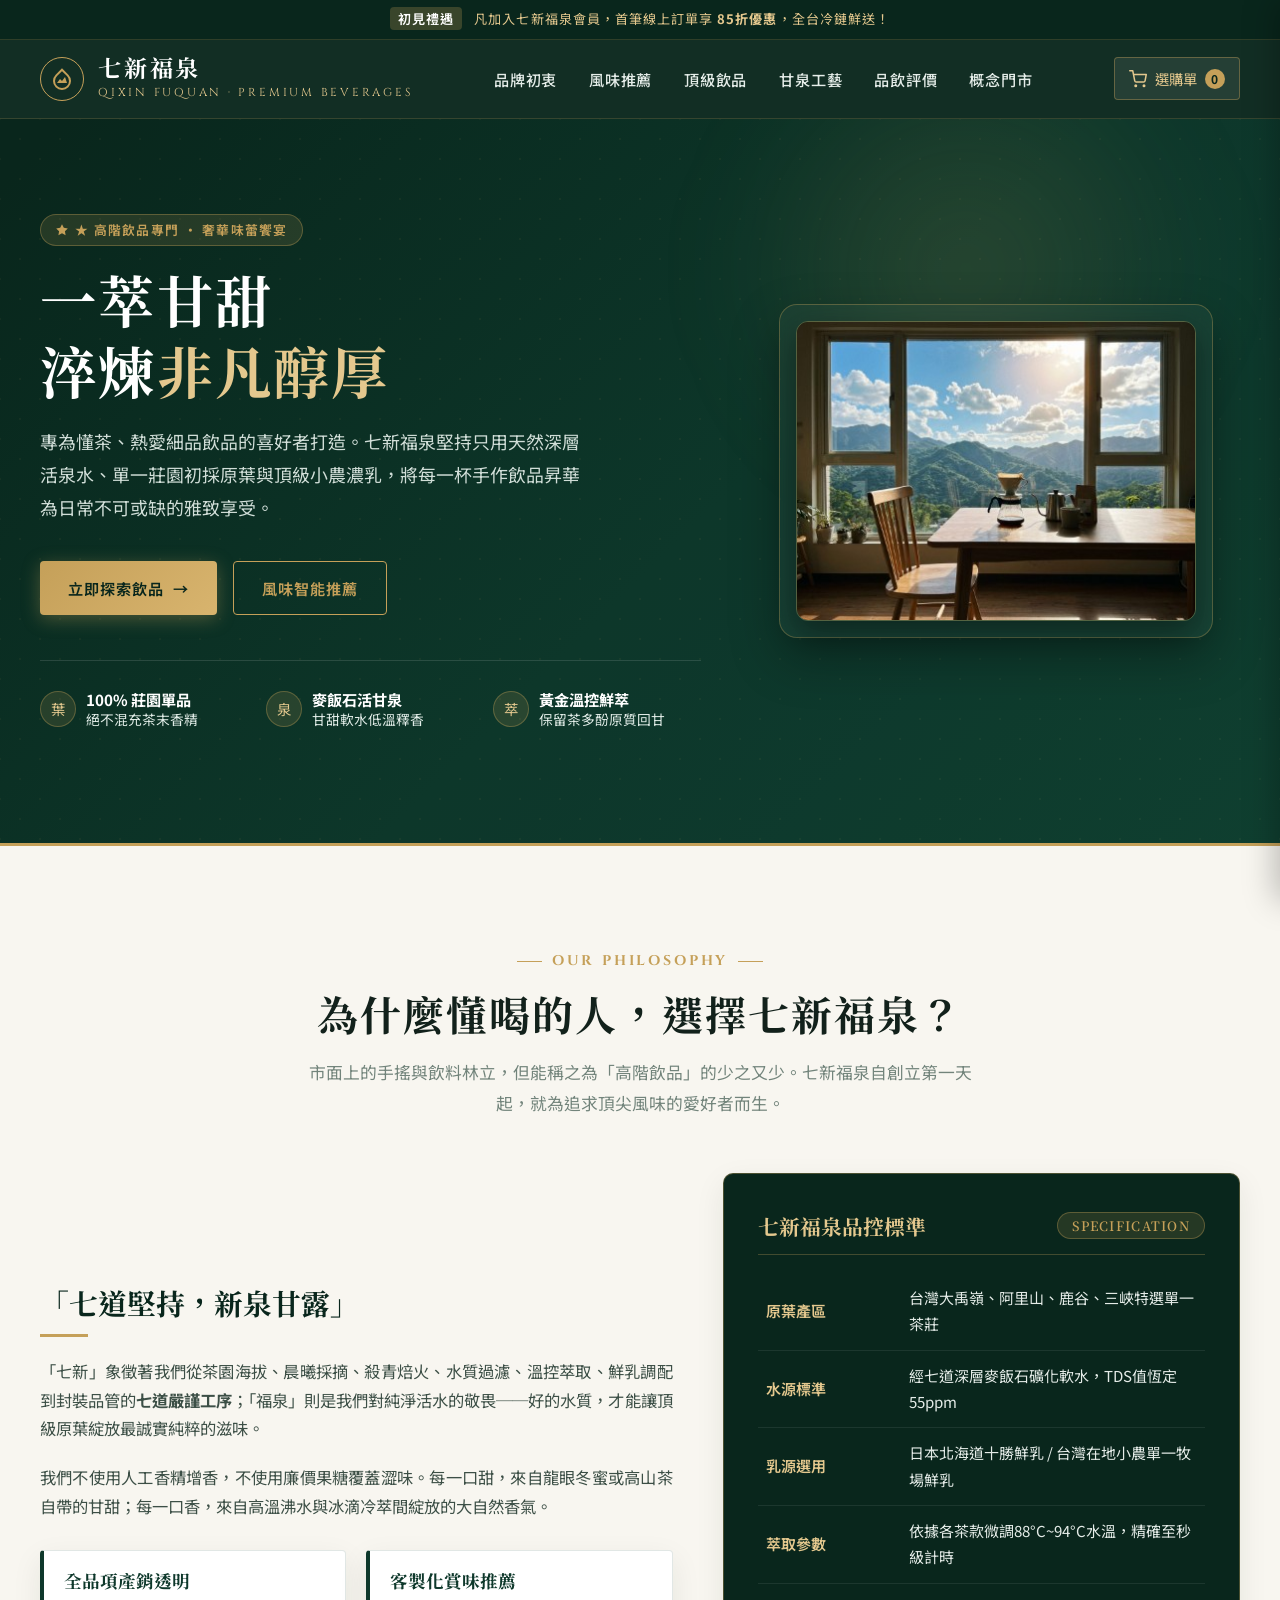
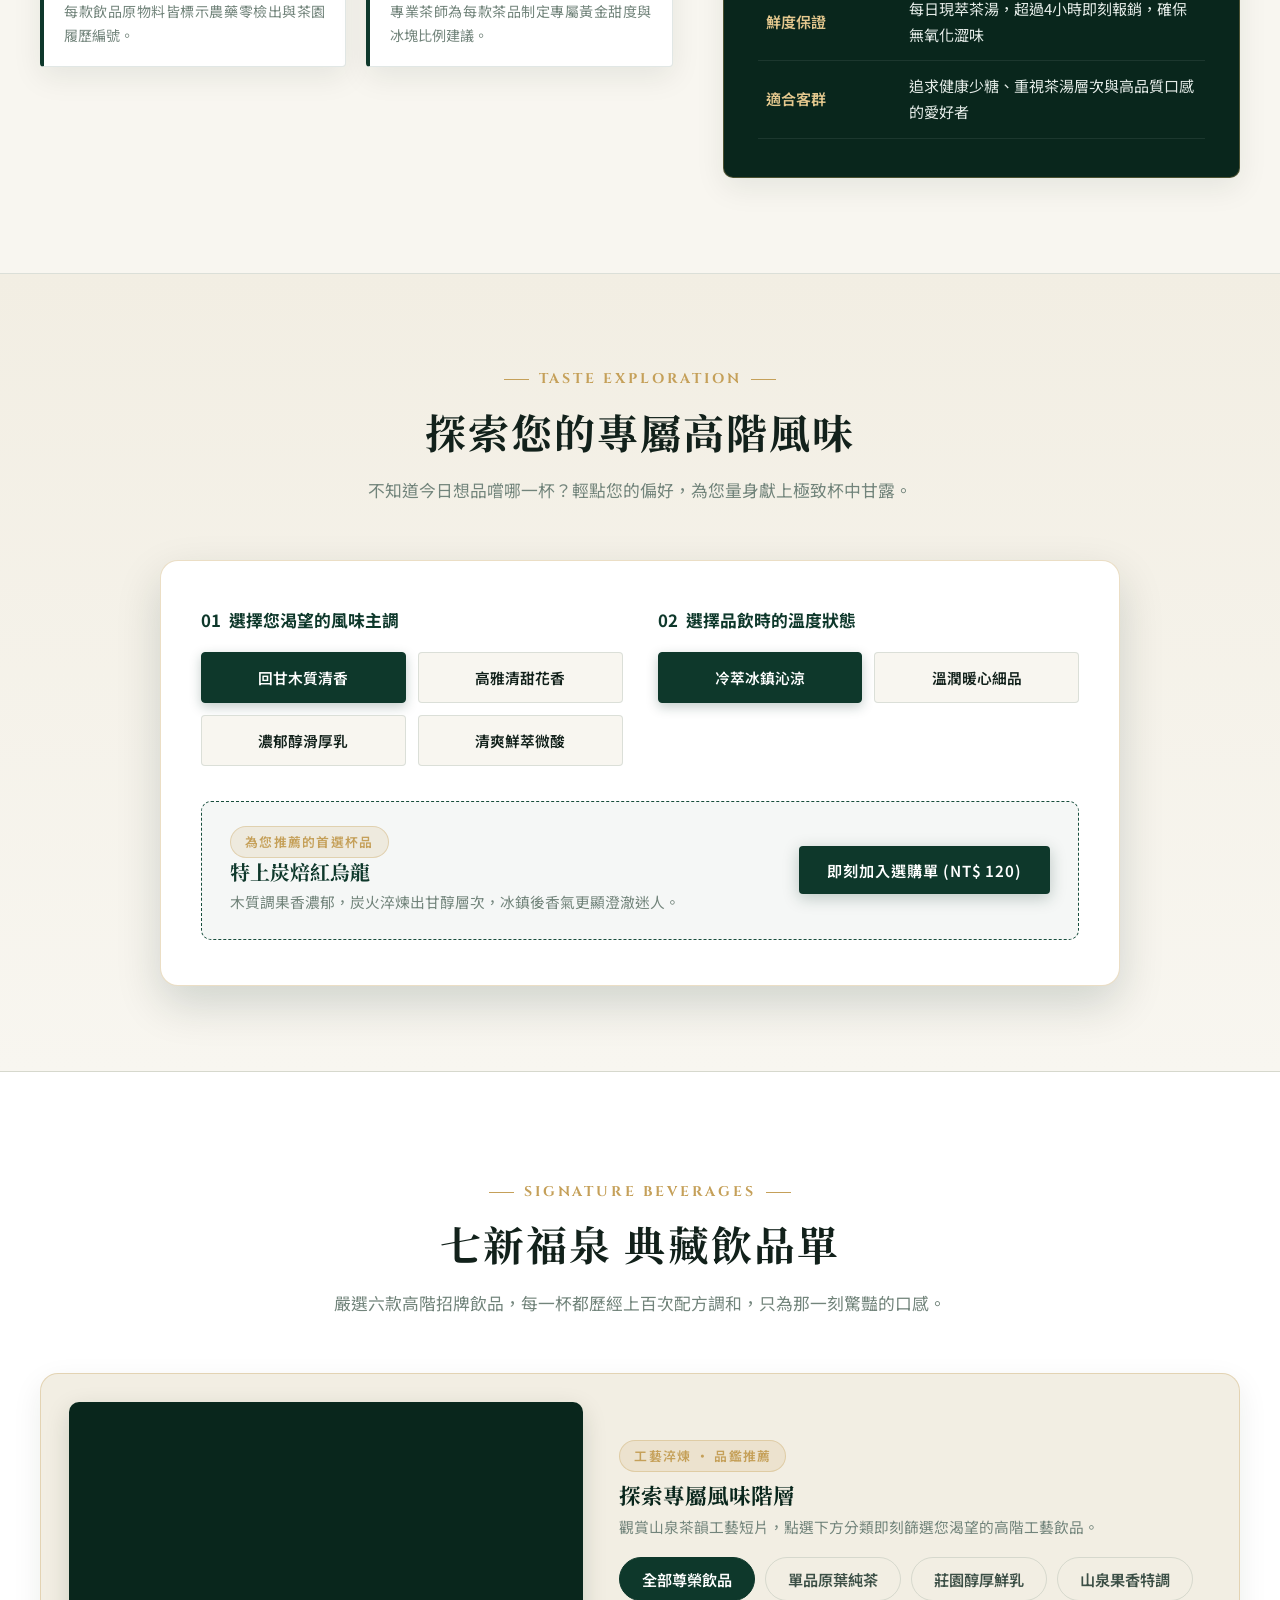
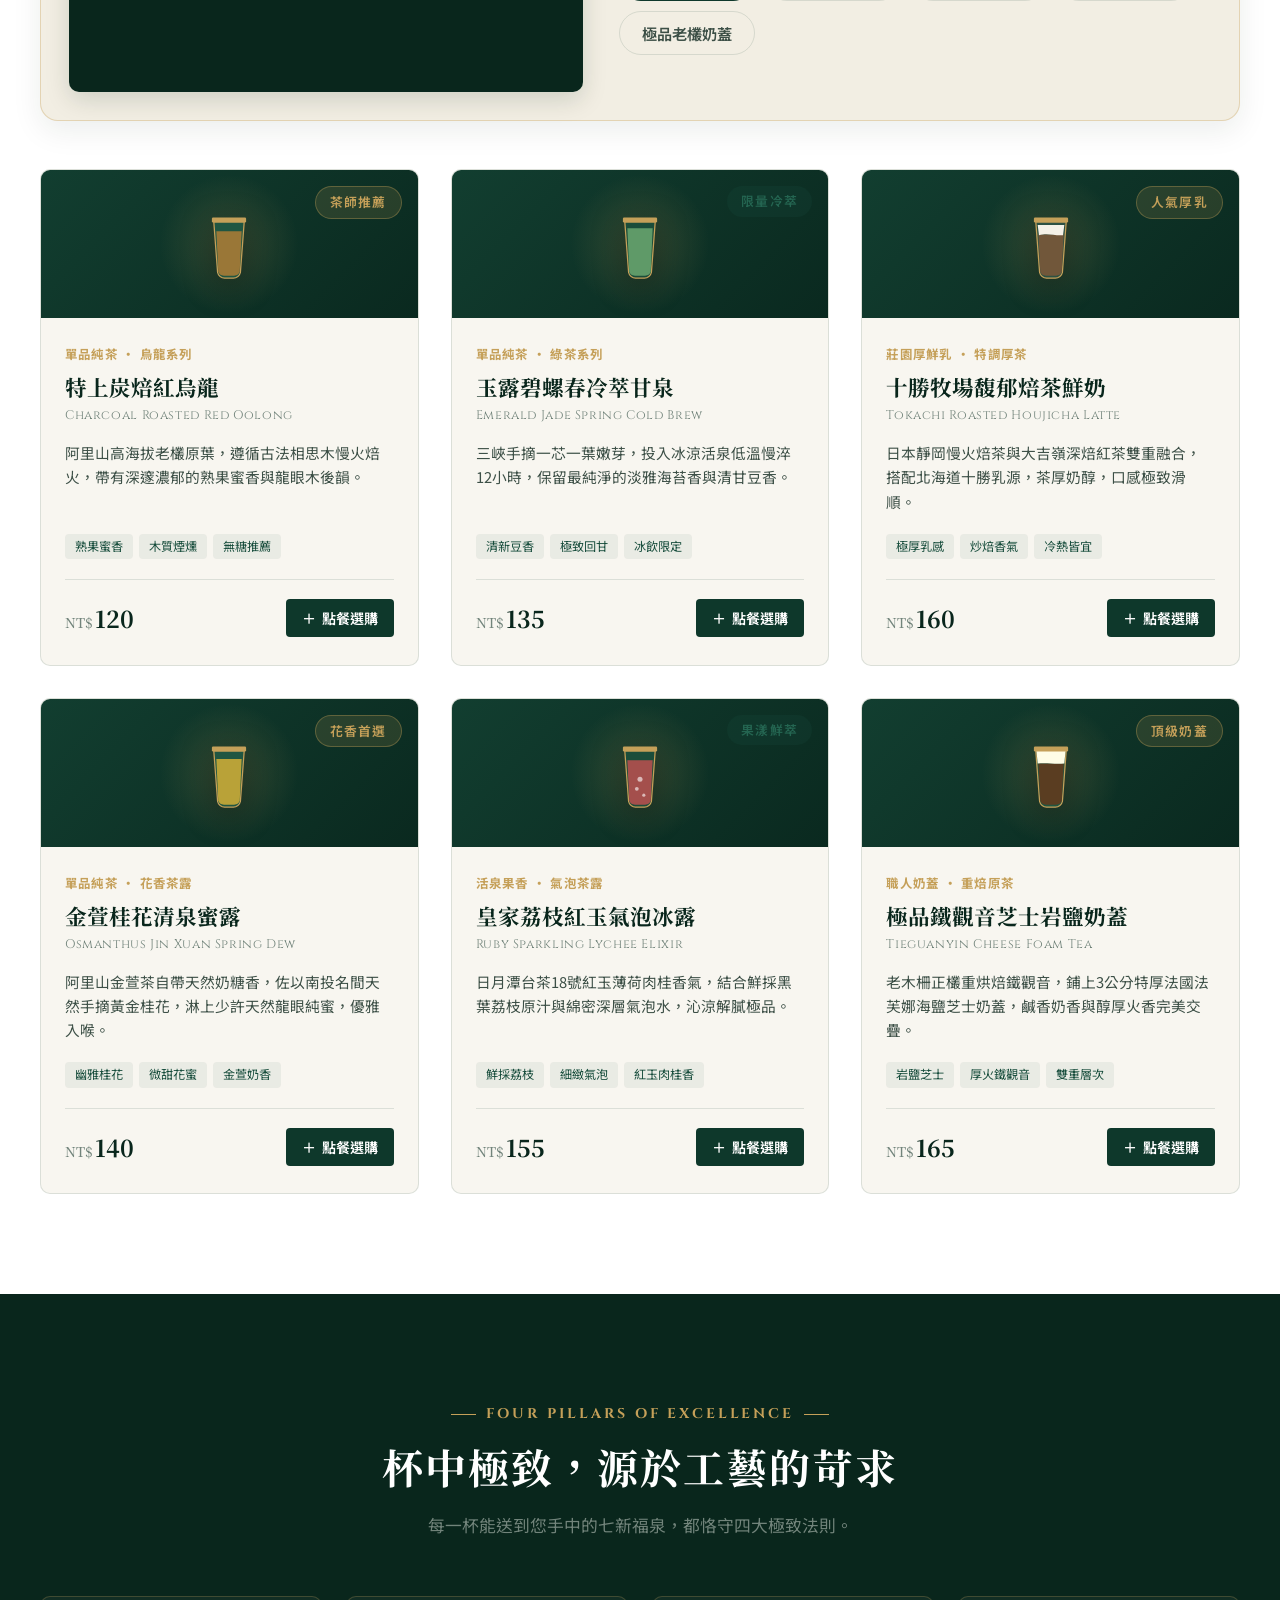
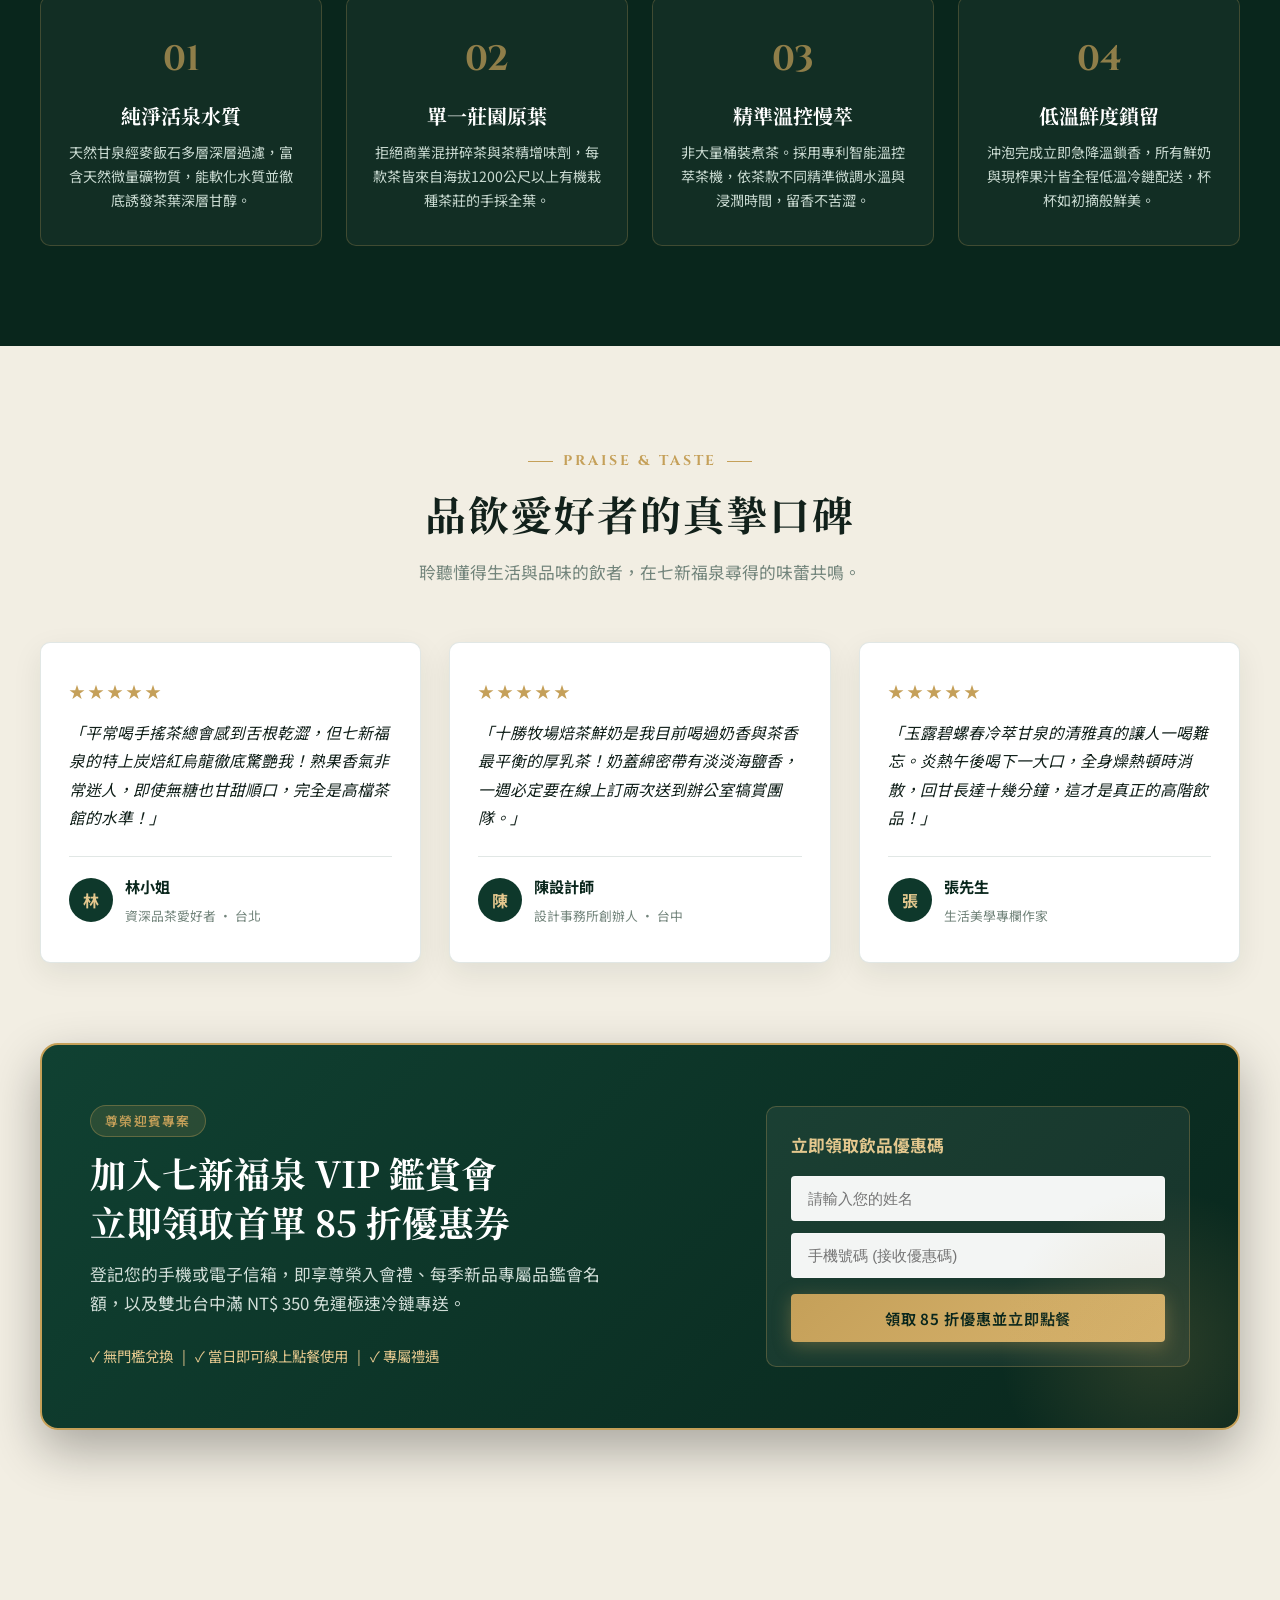
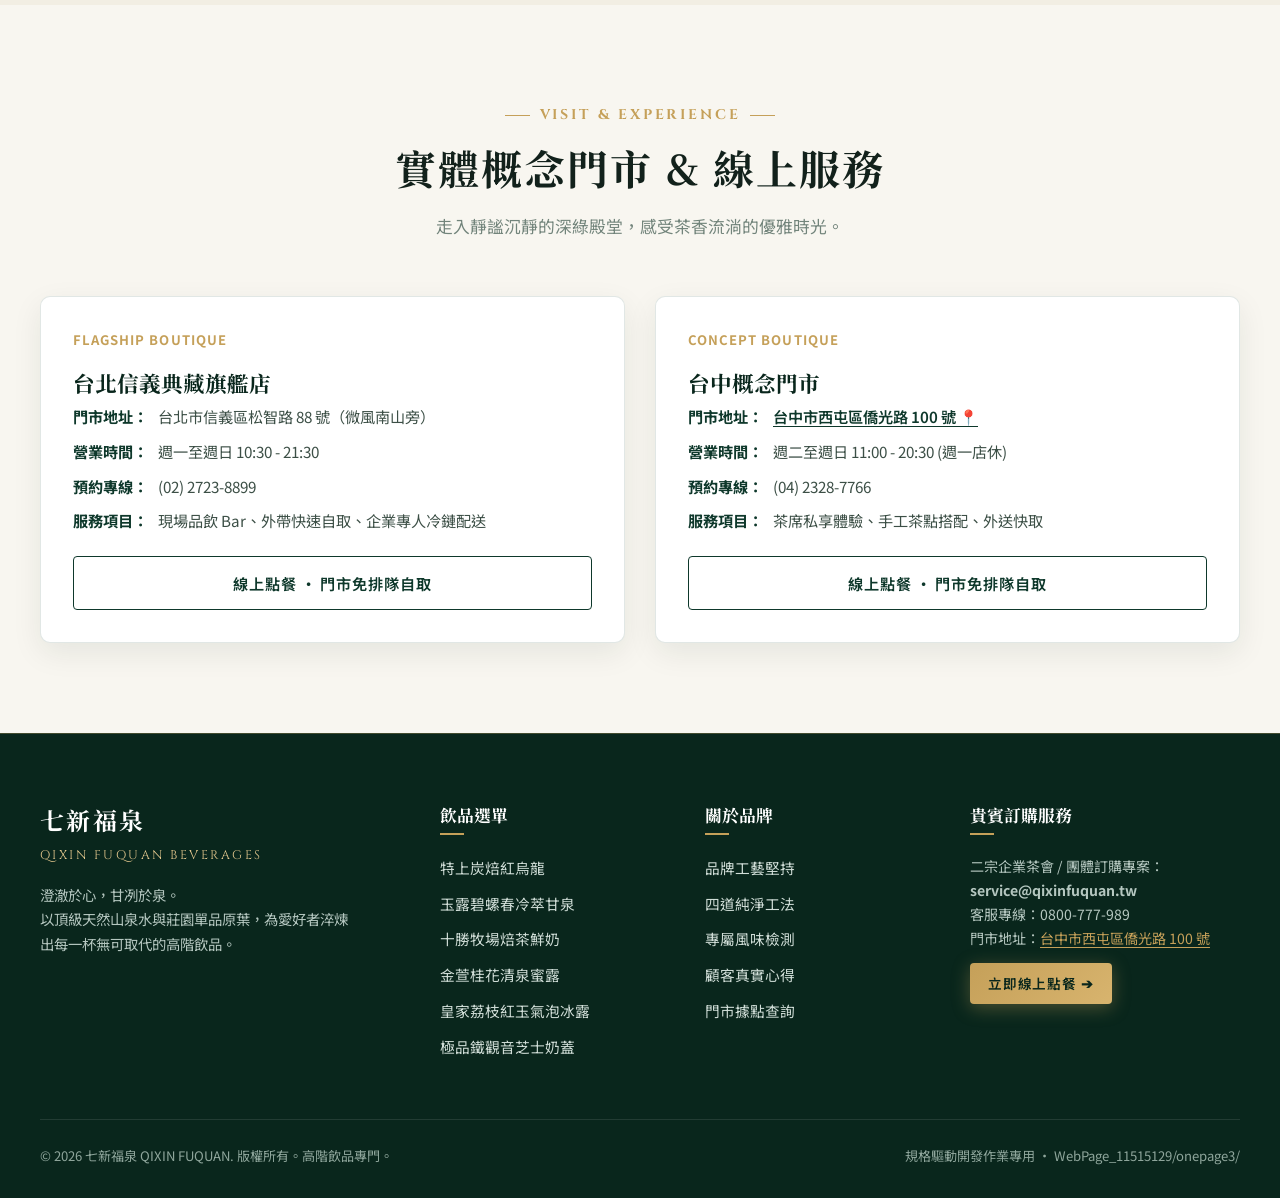
<file: onepage3/index.html>
<!DOCTYPE html>
<html lang="zh-Hant">
<head>
  <meta charset="UTF-8">
  <meta name="viewport" content="width=device-width, initial-scale=1.0">
  <meta name="description" content="七新福泉｜極致工藝高階飲品專門。以純淨山泉淬煉莊園單品茶葉，為懂得細品的飲品喜好者呈獻非凡甘醇體驗。立即線上點餐享尊榮禮遇。">
  <title>七新福泉 QIXIN FUQUAN｜高階工藝飲品專門</title>
  <link rel="preconnect" href="https://fonts.googleapis.com">
  <link rel="preconnect" href="https://fonts.gstatic.com" crossorigin>
  <link href="https://fonts.googleapis.com/css2?family=Noto+Sans+TC:wght@300;400;500;600;700&family=Noto+Serif+TC:wght@400;600;700;900&family=Cinzel:wght@500;700&display=swap" rel="stylesheet">
  <style>
    :root {
      --primary-dark: #09261c;
      --primary-green: #0e382b;
      --primary-medium: #174d3c;
      --primary-light: #246551;
      --accent-gold: #c5a059;
      --accent-gold-light: #e4c88e;
      --accent-gold-hover: #d8b46e;
      --accent-jade: #4ea887;
      --bg-light: #f8f6f0;
      --bg-cream: #f2eee3;
      --bg-card: #ffffff;
      --text-dark: #12211b;
      --text-body: #3c4f46;
      --text-muted: #72847b;
      --text-light: #f5f7f6;
      --border-light: rgba(14, 56, 43, 0.12);
      --border-gold: rgba(197, 160, 89, 0.35);
      --shadow-soft: 0 10px 30px rgba(9, 38, 28, 0.08);
      --shadow-hover: 0 18px 45px rgba(9, 38, 28, 0.16);
      --shadow-dark: 0 20px 50px rgba(0, 0, 0, 0.3);
      --radius-sm: 4px;
      --radius-md: 10px;
      --radius-lg: 18px;
      --transition: all 0.28s cubic-bezier(0.4, 0, 0.2, 1);
    }

    * {
      box-sizing: border-box;
      margin: 0;
      padding: 0;
    }

    html {
      scroll-behavior: smooth;
    }

    body {
      font-family: "Noto Sans TC", -apple-system, BlinkMacSystemFont, "Segoe UI", Roboto, sans-serif;
      color: var(--text-body);
      background-color: var(--bg-light);
      line-height: 1.75;
      font-size: 16px;
      overflow-x: hidden;
      -webkit-font-smoothing: antialiased;
    }

    h1, h2, h3, h4, .serif {
      font-family: "Noto Serif TC", serif;
      color: var(--text-dark);
      line-height: 1.35;
    }

    .en-title {
      font-family: "Cinzel", serif;
      letter-spacing: 0.12em;
    }

    a {
      text-decoration: none;
      color: inherit;
      transition: var(--transition);
    }

    button {
      font-family: inherit;
      cursor: pointer;
      border: none;
      outline: none;
      transition: var(--transition);
    }

    img {
      max-width: 100%;
      height: auto;
      display: block;
    }

    .container {
      width: min(1200px, calc(100% - 40px));
      margin-inline: auto;
    }

    /* Badge & Tag */
    .badge {
      display: inline-flex;
      align-items: center;
      gap: 6px;
      padding: 4px 14px;
      font-size: 0.8rem;
      font-weight: 600;
      letter-spacing: 0.1em;
      border-radius: 30px;
      text-transform: uppercase;
    }

    .badge-gold {
      background: rgba(197, 160, 89, 0.15);
      color: var(--accent-gold);
      border: 1px solid var(--border-gold);
    }

    .badge-green {
      background: rgba(36, 101, 81, 0.12);
      color: var(--primary-light);
    }

    /* Buttons */
    .btn {
      display: inline-flex;
      align-items: center;
      justify-content: center;
      gap: 10px;
      padding: 13px 28px;
      font-size: 0.95rem;
      font-weight: 600;
      letter-spacing: 0.06em;
      border-radius: var(--radius-sm);
      transition: var(--transition);
      cursor: pointer;
    }

    .btn-gold {
      background: linear-gradient(135deg, var(--accent-gold) 0%, var(--accent-gold-hover) 100%);
      color: var(--primary-dark);
      box-shadow: 0 4px 18px rgba(197, 160, 89, 0.35);
    }

    .btn-gold:hover {
      background: linear-gradient(135deg, var(--accent-gold-light) 0%, var(--accent-gold) 100%);
      box-shadow: 0 8px 24px rgba(197, 160, 89, 0.5);
      transform: translateY(-2px);
    }

    .btn-outline-gold {
      background: transparent;
      color: var(--accent-gold);
      border: 1px solid var(--accent-gold);
    }

    .btn-outline-gold:hover {
      background: rgba(197, 160, 89, 0.15);
      color: var(--accent-gold-light);
      border-color: var(--accent-gold-light);
      transform: translateY(-2px);
    }

    .btn-green {
      background: var(--primary-green);
      color: #ffffff;
      box-shadow: 0 4px 16px rgba(14, 56, 43, 0.25);
    }

    .btn-green:hover {
      background: var(--primary-light);
      transform: translateY(-2px);
      box-shadow: 0 8px 22px rgba(14, 56, 43, 0.35);
    }

    .btn-outline-green {
      background: transparent;
      color: var(--primary-green);
      border: 1px solid var(--primary-green);
    }

    .btn-outline-green:hover {
      background: var(--primary-green);
      color: #ffffff;
      transform: translateY(-2px);
    }

    /* ============================================================
       TOP ANNOUNCEMENT BAR
    ============================================================ */
    .top-bar {
      background-color: var(--primary-dark);
      color: var(--accent-gold-light);
      font-size: 0.82rem;
      padding: 8px 0;
      text-align: center;
      letter-spacing: 0.08em;
      border-bottom: 1px solid rgba(197, 160, 89, 0.2);
    }

    .top-bar span {
      font-weight: 600;
      color: #ffffff;
      background: rgba(197, 160, 89, 0.25);
      padding: 2px 8px;
      border-radius: 4px;
      margin-right: 8px;
    }

    /* ============================================================
       HEADER & NAVIGATION
    ============================================================ */
    .site-header {
      position: sticky;
      top: 0;
      z-index: 1000;
      background-color: rgba(9, 38, 28, 0.96);
      backdrop-filter: blur(10px);
      border-bottom: 1px solid rgba(197, 160, 89, 0.2);
      transition: var(--transition);
    }

    .nav-container {
      display: flex;
      align-items: center;
      justify-content: space-between;
      height: 78px;
    }

    .brand {
      display: flex;
      align-items: center;
      gap: 14px;
    }

    .brand-emblem {
      width: 44px;
      height: 44px;
      border: 1.5px solid var(--accent-gold);
      border-radius: 50%;
      display: grid;
      place-items: center;
      color: var(--accent-gold);
      position: relative;
    }

    .brand-emblem svg {
      width: 24px;
      height: 24px;
      fill: var(--accent-gold);
    }

    .brand-titles h1 {
      font-size: 1.45rem;
      color: #ffffff;
      letter-spacing: 0.12em;
      font-weight: 700;
      line-height: 1.1;
    }

    .brand-titles .brand-sub {
      font-family: "Cinzel", serif;
      font-size: 0.72rem;
      color: var(--accent-gold-light);
      letter-spacing: 0.24em;
      display: block;
      margin-top: 2px;
    }

    .nav-links {
      display: flex;
      align-items: center;
      gap: 32px;
      list-style: none;
    }

    .nav-links a {
      color: #e5ede9;
      font-size: 0.95rem;
      font-weight: 500;
      letter-spacing: 0.05em;
      position: relative;
      padding: 6px 0;
    }

    .nav-links a::after {
      content: "";
      position: absolute;
      bottom: 0;
      left: 0;
      width: 0;
      height: 2px;
      background: var(--accent-gold);
      transition: width 0.25s ease;
    }

    .nav-links a:hover {
      color: var(--accent-gold-light);
    }

    .nav-links a:hover::after {
      width: 100%;
    }

    .header-actions {
      display: flex;
      align-items: center;
      gap: 16px;
    }

    .cart-btn {
      position: relative;
      background: rgba(255, 255, 255, 0.08);
      border: 1px solid rgba(197, 160, 89, 0.4);
      color: var(--accent-gold-light);
      padding: 10px 14px;
      border-radius: var(--radius-sm);
      display: flex;
      align-items: center;
      gap: 8px;
      font-size: 0.9rem;
    }

    .cart-btn:hover {
      background: rgba(197, 160, 89, 0.2);
    }

    .cart-count {
      background: var(--accent-gold);
      color: var(--primary-dark);
      font-weight: 700;
      font-size: 0.75rem;
      width: 20px;
      height: 20px;
      border-radius: 50%;
      display: grid;
      place-items: center;
    }

    .mobile-menu-btn {
      display: none;
      background: transparent;
      color: #ffffff;
      font-size: 1.5rem;
      padding: 6px;
    }

    /* ============================================================
       HERO SECTION
    ============================================================ */
    .hero {
      position: relative;
      background: linear-gradient(135deg, var(--primary-dark) 0%, var(--primary-green) 55%, #104132 100%);
      color: #ffffff;
      padding: 95px 0 115px;
      overflow: hidden;
      border-bottom: 3px solid var(--accent-gold);
    }

    .hero-pattern {
      position: absolute;
      inset: 0;
      opacity: 0.05;
      background-image: radial-gradient(var(--accent-gold) 1.5px, transparent 1.5px),
                        radial-gradient(var(--accent-gold) 1.5px, var(--primary-dark) 1.5px);
      background-size: 40px 40px;
      background-position: 0 0, 20px 20px;
      pointer-events: none;
    }

    .hero-glow {
      position: absolute;
      width: 500px;
      height: 500px;
      border-radius: 50%;
      background: radial-gradient(circle, rgba(197, 160, 89, 0.16) 0%, transparent 70%);
      top: -100px;
      right: 5%;
      filter: blur(50px);
      pointer-events: none;
    }

    .hero-grid {
      display: grid;
      grid-template-columns: 1.15fr 0.85fr;
      align-items: center;
      gap: 50px;
      position: relative;
      z-index: 2;
    }

    .hero-content h2 {
      color: #ffffff;
      font-size: clamp(2.3rem, 4.4vw, 3.8rem);
      font-weight: 700;
      letter-spacing: 0.04em;
      margin: 18px 0 20px;
      line-height: 1.25;
    }

    .hero-content h2 em {
      font-style: normal;
      color: var(--accent-gold-light);
      position: relative;
    }

    .hero-content p {
      font-size: 1.12rem;
      color: #d1ded8;
      max-width: 540px;
      margin-bottom: 36px;
      line-height: 1.85;
    }

    .hero-actions {
      display: flex;
      flex-wrap: wrap;
      gap: 16px;
      margin-bottom: 45px;
    }

    .hero-perks {
      display: grid;
      grid-template-columns: repeat(3, 1fr);
      gap: 18px;
      border-top: 1px solid rgba(255, 255, 255, 0.12);
      padding-top: 28px;
    }

    .perk-item {
      display: flex;
      align-items: center;
      gap: 10px;
    }

    .perk-icon {
      width: 36px;
      height: 36px;
      border-radius: 50%;
      background: rgba(197, 160, 89, 0.15);
      border: 1px solid var(--border-gold);
      display: grid;
      place-items: center;
      color: var(--accent-gold-light);
      font-size: 0.9rem;
      flex-shrink: 0;
    }

    .perk-text {
      font-size: 0.86rem;
      color: #e2ede8;
      line-height: 1.35;
    }

    .perk-text strong {
      display: block;
      color: #ffffff;
      font-size: 0.95rem;
    }

    /* Hero Visual Card */
    .hero-card {
      background: rgba(255, 255, 255, 0.04);
      border: 1px solid var(--border-gold);
      border-radius: var(--radius-lg);
      padding: 38px 32px;
      position: relative;
      box-shadow: var(--shadow-dark);
      backdrop-filter: blur(12px);
      text-align: center;
    }

    .hero-image-card {
      padding: 16px;
      display: flex;
      justify-content: center;
      align-items: center;
      width: fit-content;
      margin: 0 auto;
    }

    .hero-photo {
      width: 400px;
      height: 300px;
      max-width: 100%;
      object-fit: cover;
      border-radius: calc(var(--radius-lg) - 6px);
      display: block;
      box-shadow: 0 12px 30px rgba(0, 0, 0, 0.4);
      border: 1px solid rgba(197, 160, 89, 0.35);
      transition: var(--transition);
    }

    .hero-photo:hover {
      transform: scale(1.02);
      border-color: var(--accent-gold);
      box-shadow: 0 18px 40px rgba(0, 0, 0, 0.55);
    }

    .hero-card-tag {
      position: absolute;
      top: -14px;
      left: 50%;
      transform: translateX(-50%);
      background: var(--accent-gold);
      color: var(--primary-dark);
      font-weight: 700;
      font-size: 0.78rem;
      padding: 4px 18px;
      border-radius: 20px;
      letter-spacing: 0.1em;
      white-space: nowrap;
    }

    .hero-art-container {
      margin: 15px auto 25px;
      width: 200px;
      height: 200px;
      background: radial-gradient(circle, rgba(197, 160, 89, 0.25) 0%, rgba(9, 38, 28, 0.4) 75%);
      border-radius: 50%;
      display: grid;
      place-items: center;
      border: 1px dashed var(--accent-gold);
      position: relative;
    }

    .hero-cup-svg {
      width: 110px;
      height: 110px;
      filter: drop-shadow(0 12px 20px rgba(0, 0, 0, 0.45));
    }

    .hero-card h3 {
      color: #ffffff;
      font-size: 1.5rem;
      margin-bottom: 6px;
    }

    .hero-card .card-en {
      color: var(--accent-gold-light);
      font-family: "Cinzel", serif;
      font-size: 0.8rem;
      letter-spacing: 0.15em;
      margin-bottom: 14px;
      display: block;
    }

    .hero-card .card-desc {
      font-size: 0.92rem;
      color: #d1ded8;
      margin-bottom: 22px;
    }

    .hero-card-meta {
      display: flex;
      justify-content: space-around;
      padding: 16px 0;
      border-top: 1px solid rgba(255, 255, 255, 0.1);
      border-bottom: 1px solid rgba(255, 255, 255, 0.1);
      margin-bottom: 24px;
      font-size: 0.85rem;
      color: var(--accent-gold-light);
    }

    .hero-card-meta span {
      display: block;
      color: #ffffff;
      font-size: 1.15rem;
      font-weight: 700;
      margin-top: 4px;
    }

    /* ============================================================
       BRAND STORY / PHILOSOPHY
    ============================================================ */
    .section {
      padding: 95px 0;
    }

    .section-header {
      text-align: center;
      max-width: 680px;
      margin: 0 auto 55px;
    }

    .section-header .section-eyebrow {
      display: inline-flex;
      align-items: center;
      gap: 10px;
      color: var(--accent-gold);
      font-family: "Cinzel", serif;
      font-size: 0.88rem;
      font-weight: 700;
      letter-spacing: 0.2em;
      margin-bottom: 12px;
    }

    .section-header .section-eyebrow::before,
    .section-header .section-eyebrow::after {
      content: "";
      width: 25px;
      height: 1px;
      background: var(--accent-gold);
    }

    .section-header h2 {
      font-size: clamp(2rem, 3.2vw, 2.6rem);
      margin-bottom: 16px;
      letter-spacing: 0.05em;
    }

    .section-header p {
      color: var(--text-muted);
      font-size: 1.05rem;
      line-height: 1.8;
    }

    .story-grid {
      display: grid;
      grid-template-columns: 1.1fr 0.9fr;
      gap: 50px;
      align-items: center;
    }

    .story-text h3 {
      font-size: 1.8rem;
      margin-bottom: 20px;
      color: var(--primary-dark);
      position: relative;
    }

    .story-text h3::after {
      content: "";
      display: block;
      width: 48px;
      height: 3px;
      background: var(--accent-gold);
      margin-top: 12px;
    }

    .story-text p {
      margin-bottom: 20px;
      color: var(--text-body);
      font-size: 1.02rem;
      text-align: justify;
    }

    .story-highlights {
      display: grid;
      grid-template-columns: repeat(2, 1fr);
      gap: 20px;
      margin-top: 30px;
    }

    .highlight-card {
      background: #ffffff;
      border: 1px solid var(--border-light);
      border-left: 4px solid var(--primary-green);
      padding: 18px 20px;
      border-radius: var(--radius-sm);
      box-shadow: var(--shadow-soft);
    }

    .highlight-card h4 {
      font-size: 1.1rem;
      margin-bottom: 6px;
      color: var(--primary-green);
    }

    .highlight-card p {
      font-size: 0.88rem;
      color: var(--text-muted);
      margin-bottom: 0;
    }

    .story-spec-box {
      background: var(--primary-dark);
      color: #ffffff;
      padding: 38px 34px;
      border-radius: var(--radius-md);
      border: 1px solid var(--border-gold);
      box-shadow: var(--shadow-soft);
      position: relative;
    }

    .story-spec-box h4 {
      color: var(--accent-gold-light);
      font-size: 1.3rem;
      margin-bottom: 8px;
      border-bottom: 1px solid rgba(197, 160, 89, 0.3);
      padding-bottom: 14px;
      display: flex;
      justify-content: space-between;
      align-items: center;
    }

    .spec-table {
      width: 100%;
      margin-top: 18px;
      border-collapse: collapse;
      font-size: 0.94rem;
    }

    .spec-table td {
      padding: 12px 8px;
      border-bottom: 1px solid rgba(255, 255, 255, 0.08);
    }

    .spec-table td:first-child {
      color: var(--accent-gold-light);
      font-weight: 600;
      width: 32%;
    }

    .spec-table td:last-child {
      color: #e5ece8;
    }

    /* ============================================================
       INTERACTIVE FLAVOR FINDER (風味探尋)
    ============================================================ */
    .finder-section {
      background: linear-gradient(to bottom, var(--bg-cream), var(--bg-light));
      border-top: 1px solid var(--border-light);
      border-bottom: 1px solid var(--border-light);
      padding: 85px 0;
    }

    .finder-box {
      background: #ffffff;
      border-radius: var(--radius-lg);
      border: 1px solid var(--border-gold);
      box-shadow: var(--shadow-hover);
      padding: 45px 40px;
      max-width: 960px;
      margin: 0 auto;
    }

    .finder-steps {
      display: grid;
      grid-template-columns: 1fr 1fr;
      gap: 35px;
      margin-bottom: 35px;
    }

    .step-group-title {
      font-size: 1.05rem;
      font-weight: 700;
      color: var(--primary-green);
      margin-bottom: 16px;
      display: flex;
      align-items: center;
      gap: 8px;
    }

    .step-options {
      display: grid;
      grid-template-columns: repeat(2, 1fr);
      gap: 12px;
    }

    .step-btn {
      background: var(--bg-light);
      border: 1px solid var(--border-light);
      border-radius: var(--radius-sm);
      padding: 14px 12px;
      text-align: center;
      font-size: 0.92rem;
      font-weight: 600;
      color: var(--text-dark);
      cursor: pointer;
      transition: var(--transition);
    }

    .step-btn.active {
      background: var(--primary-green);
      color: #ffffff;
      border-color: var(--primary-green);
      box-shadow: 0 4px 12px rgba(14, 56, 43, 0.25);
    }

    .step-btn:hover:not(.active) {
      border-color: var(--accent-gold);
      background: #ffffff;
    }

    .finder-result {
      background: rgba(14, 56, 43, 0.04);
      border: 1px dashed var(--primary-medium);
      border-radius: var(--radius-md);
      padding: 24px 28px;
      display: flex;
      align-items: center;
      justify-content: space-between;
      gap: 20px;
    }

    .result-info h4 {
      font-size: 1.25rem;
      color: var(--primary-green);
      margin-bottom: 4px;
    }

    .result-info p {
      font-size: 0.92rem;
      color: var(--text-muted);
      margin: 0;
    }

    /* ============================================================
       DRINKS MENU / SHOWCASE (典藏飲品展示)
    ============================================================ */
    .menu-section {
      background-color: #ffffff;
      padding: 100px 0;
    }

    /* Menu Video & Filter Tabs Grid (.93fr / 1.07fr) */
    .menu-filter-layout {
      display: grid;
      grid-template-columns: 0.93fr 1.07fr;
      gap: 36px;
      align-items: center;
      margin-bottom: 48px;
      background: var(--bg-cream);
      padding: 28px;
      border-radius: var(--radius-lg);
      border: 1px solid var(--border-gold);
      box-shadow: var(--shadow-soft);
    }

    .menu-video-wrapper {
      position: relative;
      width: 100%;
      border-radius: var(--radius-md);
      overflow: hidden;
      box-shadow: 0 8px 24px rgba(9, 38, 28, 0.15);
      border: 1px solid var(--border-light);
      background: var(--primary-dark);
      display: flex;
      justify-content: center;
      align-items: center;
    }

    .menu-video-wrapper iframe {
      display: block;
      width: 100%;
      max-width: 560px;
      aspect-ratio: 560 / 315;
      height: auto;
      border: 0;
    }

    .menu-filter-control {
      display: flex;
      flex-direction: column;
      justify-content: center;
      gap: 14px;
    }

    .menu-filter-control .menu-filter-intro {
      margin-bottom: 4px;
    }

    .menu-filter-control .menu-filter-intro h3 {
      font-size: 1.35rem;
      color: var(--primary-dark);
      margin: 8px 0 6px;
    }

    .menu-filter-control .menu-filter-intro p {
      font-size: 0.92rem;
      color: var(--text-muted);
      line-height: 1.6;
      margin: 0;
    }

    .filter-tabs {
      display: flex;
      justify-content: flex-start;
      flex-wrap: wrap;
      gap: 10px;
      margin-bottom: 0;
    }

    .filter-btn {
      background: transparent;
      border: 1px solid var(--border-light);
      color: var(--text-body);
      padding: 10px 22px;
      border-radius: 30px;
      font-size: 0.95rem;
      font-weight: 600;
      transition: var(--transition);
    }

    .filter-btn.active, .filter-btn:hover {
      background: var(--primary-green);
      color: #ffffff;
      border-color: var(--primary-green);
    }

    .drinks-grid {
      display: grid;
      grid-template-columns: repeat(3, 1fr);
      gap: 32px;
    }

    .drink-card {
      background: var(--bg-light);
      border-radius: var(--radius-md);
      border: 1px solid var(--border-light);
      overflow: hidden;
      transition: var(--transition);
      display: flex;
      flex-direction: column;
      position: relative;
    }

    .drink-card:hover {
      transform: translateY(-6px);
      box-shadow: var(--shadow-hover);
      border-color: var(--accent-gold);
    }

    .drink-badge {
      position: absolute;
      top: 16px;
      right: 16px;
      z-index: 2;
    }

    .drink-visual {
      background: linear-gradient(135deg, #123e30 0%, #0a291f 100%);
      padding: 36px 20px;
      display: grid;
      place-items: center;
      position: relative;
      overflow: hidden;
    }

    .drink-visual::after {
      content: "";
      position: absolute;
      width: 140px;
      height: 140px;
      background: radial-gradient(circle, rgba(197, 160, 89, 0.22) 0%, transparent 70%);
      border-radius: 50%;
    }

    .cup-icon {
      width: 76px;
      height: 76px;
      filter: drop-shadow(0 8px 16px rgba(0, 0, 0, 0.4));
      position: relative;
      z-index: 1;
      transition: transform 0.3s ease;
    }

    .drink-card:hover .cup-icon {
      transform: scale(1.08) rotate(-2deg);
    }

    .drink-body {
      padding: 26px 24px;
      display: flex;
      flex-direction: column;
      flex-grow: 1;
    }

    .drink-category {
      font-size: 0.78rem;
      letter-spacing: 0.1em;
      color: var(--accent-gold);
      font-weight: 700;
      text-transform: uppercase;
      margin-bottom: 6px;
    }

    .drink-title {
      font-size: 1.35rem;
      margin-bottom: 4px;
      color: var(--primary-dark);
    }

    .drink-en {
      font-family: "Cinzel", serif;
      font-size: 0.78rem;
      color: var(--text-muted);
      margin-bottom: 14px;
      letter-spacing: 0.05em;
    }

    .drink-desc {
      font-size: 0.92rem;
      color: var(--text-body);
      line-height: 1.65;
      margin-bottom: 20px;
      flex-grow: 1;
    }

    .drink-flavor-tags {
      display: flex;
      flex-wrap: wrap;
      gap: 6px;
      margin-bottom: 20px;
    }

    .flavor-tag {
      background: rgba(14, 56, 43, 0.06);
      color: var(--primary-medium);
      font-size: 0.76rem;
      padding: 2px 10px;
      border-radius: 4px;
    }

    .drink-footer {
      display: flex;
      align-items: center;
      justify-content: space-between;
      border-top: 1px solid var(--border-light);
      padding-top: 18px;
    }

    .drink-price {
      font-size: 1.45rem;
      font-weight: 700;
      color: var(--primary-dark);
      font-family: "Noto Serif TC", serif;
    }

    .drink-price small {
      font-size: 0.85rem;
      font-weight: 500;
      color: var(--text-muted);
      margin-right: 2px;
    }

    .add-to-cart-btn {
      background: var(--primary-green);
      color: #ffffff;
      border-radius: var(--radius-sm);
      padding: 9px 16px;
      font-size: 0.88rem;
      font-weight: 600;
      display: inline-flex;
      align-items: center;
      gap: 6px;
    }

    .add-to-cart-btn:hover {
      background: var(--accent-gold);
      color: var(--primary-dark);
    }

    /* ============================================================
       CRAFTSMANSHIP & STANDARDS (四大極致工藝)
    ============================================================ */
    .craft-section {
      background: var(--primary-dark);
      color: #ffffff;
      padding: 100px 0;
      position: relative;
    }

    .craft-section .section-header h2 {
      color: #ffffff;
    }

    .craft-grid {
      display: grid;
      grid-template-columns: repeat(4, 1fr);
      gap: 24px;
      margin-top: 20px;
    }

    .craft-card {
      background: rgba(255, 255, 255, 0.04);
      border: 1px solid rgba(197, 160, 89, 0.25);
      border-radius: var(--radius-md);
      padding: 32px 24px;
      text-align: center;
      transition: var(--transition);
      position: relative;
    }

    .craft-card:hover {
      transform: translateY(-8px);
      border-color: var(--accent-gold);
      background: rgba(255, 255, 255, 0.07);
    }

    .craft-number {
      font-family: "Cinzel", serif;
      font-size: 2.2rem;
      font-weight: 700;
      color: var(--accent-gold);
      opacity: 0.7;
      margin-bottom: 12px;
    }

    .craft-card h3 {
      color: #ffffff;
      font-size: 1.25rem;
      margin-bottom: 12px;
    }

    .craft-card p {
      font-size: 0.88rem;
      color: #c9dad1;
      line-height: 1.7;
    }

    /* ============================================================
       REVIEWS / CONNOISSEURS (口碑推薦)
    ============================================================ */
    .reviews-section {
      padding: 95px 0;
      background: var(--bg-cream);
    }

    .reviews-grid {
      display: grid;
      grid-template-columns: repeat(3, 1fr);
      gap: 28px;
    }

    .review-card {
      background: #ffffff;
      padding: 34px 28px;
      border-radius: var(--radius-md);
      border: 1px solid var(--border-light);
      box-shadow: var(--shadow-soft);
      display: flex;
      flex-direction: column;
      justify-content: space-between;
    }

    .review-stars {
      color: var(--accent-gold);
      font-size: 1rem;
      margin-bottom: 14px;
      letter-spacing: 3px;
    }

    .review-card blockquote {
      font-size: 0.98rem;
      color: var(--text-dark);
      line-height: 1.8;
      margin-bottom: 24px;
      font-style: italic;
    }

    .review-author {
      display: flex;
      align-items: center;
      gap: 12px;
      border-top: 1px solid var(--border-light);
      padding-top: 16px;
    }

    .author-avatar {
      width: 44px;
      height: 44px;
      border-radius: 50%;
      background: var(--primary-green);
      color: var(--accent-gold-light);
      font-weight: 700;
      display: grid;
      place-items: center;
      font-size: 1rem;
    }

    .author-info strong {
      display: block;
      color: var(--primary-dark);
      font-size: 0.95rem;
    }

    .author-info span {
      font-size: 0.8rem;
      color: var(--text-muted);
    }

    /* ============================================================
       VIP PROMO CTA BANNER (促銷吸引購買)
    ============================================================ */
    .cta-banner {
      background: linear-gradient(135deg, #104132 0%, var(--primary-dark) 100%);
      color: #ffffff;
      border-radius: var(--radius-lg);
      padding: 60px 48px;
      margin: 80px auto;
      border: 2px solid var(--accent-gold);
      box-shadow: var(--shadow-dark);
      display: grid;
      grid-template-columns: 1.2fr 0.8fr;
      align-items: center;
      gap: 40px;
      position: relative;
      overflow: hidden;
    }

    .cta-banner::before {
      content: "";
      position: absolute;
      right: -80px;
      bottom: -80px;
      width: 320px;
      height: 320px;
      border-radius: 50%;
      background: radial-gradient(circle, rgba(197, 160, 89, 0.18) 0%, transparent 70%);
      pointer-events: none;
    }

    .cta-content h2 {
      color: #ffffff;
      font-size: clamp(1.8rem, 2.8vw, 2.4rem);
      margin-bottom: 14px;
    }

    .cta-content p {
      color: #d1ded8;
      font-size: 1.05rem;
      margin-bottom: 24px;
      max-width: 520px;
    }

    .cta-form {
      display: flex;
      flex-direction: column;
      gap: 12px;
      background: rgba(255, 255, 255, 0.06);
      padding: 24px;
      border-radius: var(--radius-md);
      border: 1px solid rgba(197, 160, 89, 0.3);
    }

    .cta-form-title {
      font-size: 1.05rem;
      font-weight: 700;
      color: var(--accent-gold-light);
      margin-bottom: 4px;
    }

    .form-row {
      display: flex;
      gap: 10px;
    }

    .cta-input {
      flex: 1;
      padding: 13px 16px;
      border-radius: var(--radius-sm);
      border: 1px solid rgba(255, 255, 255, 0.2);
      background: rgba(255, 255, 255, 0.95);
      color: var(--text-dark);
      font-size: 0.95rem;
      outline: none;
    }

    .cta-input:focus {
      border-color: var(--accent-gold);
      box-shadow: 0 0 0 3px rgba(197, 160, 89, 0.3);
    }

    /* ============================================================
       STORE LOCATIONS & CONTACT (概念門市據點)
    ============================================================ */
    .store-section {
      background-color: var(--bg-light);
      padding: 90px 0;
    }

    .stores-grid {
      display: grid;
      grid-template-columns: repeat(2, 1fr);
      gap: 30px;
    }

    .store-card {
      background: #ffffff;
      border-radius: var(--radius-md);
      border: 1px solid var(--border-light);
      padding: 32px;
      box-shadow: var(--shadow-soft);
    }

    .store-card h3 {
      font-size: 1.35rem;
      color: var(--primary-dark);
      margin-bottom: 6px;
    }

    .store-meta {
      font-size: 0.82rem;
      color: var(--accent-gold);
      font-weight: 700;
      letter-spacing: 0.08em;
      margin-bottom: 16px;
      text-transform: uppercase;
    }

    .store-details {
      list-style: none;
      font-size: 0.95rem;
      color: var(--text-body);
      margin-bottom: 22px;
    }

    .map-link {
      color: var(--primary-green);
      text-decoration: underline;
      text-underline-offset: 3px;
      font-weight: 600;
      transition: color 0.25s ease, text-decoration-color 0.25s ease;
    }

    .map-link:hover {
      color: var(--accent-gold);
      text-decoration: underline;
    }

    .footer-map-link {
      color: var(--accent-gold);
      text-decoration: underline;
      text-underline-offset: 3px;
      transition: color 0.25s ease;
    }

    .footer-map-link:hover {
      color: var(--accent-gold-light);
    }

    .store-details li {
      margin-bottom: 8px;
      display: flex;
      gap: 10px;
    }

    .store-details strong {
      color: var(--primary-green);
      min-width: 75px;
    }

    /* ============================================================
       FOOTER
    ============================================================ */
    .site-footer {
      background-color: var(--primary-dark);
      color: #d1ded8;
      border-top: 1px solid rgba(197, 160, 89, 0.3);
      padding: 70px 0 30px;
      font-size: 0.92rem;
    }

    .footer-grid {
      display: grid;
      grid-template-columns: 1.6fr 1fr 1fr 1.2fr;
      gap: 40px;
      margin-bottom: 50px;
    }

    .footer-brand h3 {
      color: #ffffff;
      font-size: 1.5rem;
      letter-spacing: 0.1em;
      margin-bottom: 8px;
    }

    .footer-brand .footer-en {
      font-family: "Cinzel", serif;
      font-size: 0.78rem;
      color: var(--accent-gold-light);
      letter-spacing: 0.2em;
      display: block;
      margin-bottom: 16px;
    }

    .footer-brand p {
      font-size: 0.9rem;
      line-height: 1.7;
      color: #b5c7c0;
      max-width: 320px;
    }

    .footer-col h4 {
      color: #ffffff;
      font-size: 1.05rem;
      margin-bottom: 20px;
      position: relative;
      padding-bottom: 8px;
    }

    .footer-col h4::after {
      content: "";
      position: absolute;
      bottom: 0;
      left: 0;
      width: 24px;
      height: 2px;
      background: var(--accent-gold);
    }

    .footer-links {
      list-style: none;
    }

    .footer-links li {
      margin-bottom: 10px;
    }

    .footer-links a:hover {
      color: var(--accent-gold-light);
      padding-left: 5px;
    }

    .footer-bottom {
      border-top: 1px solid rgba(255, 255, 255, 0.1);
      padding-top: 25px;
      display: flex;
      justify-content: space-between;
      align-items: center;
      font-size: 0.82rem;
      color: #8fa69c;
    }

    /* ============================================================
       SHOPPING CART MODAL & TOAST
    ============================================================ */
    .cart-drawer-backdrop {
      position: fixed;
      inset: 0;
      background: rgba(0, 0, 0, 0.6);
      backdrop-filter: blur(4px);
      z-index: 2000;
      opacity: 0;
      pointer-events: none;
      transition: opacity 0.3s ease;
    }

    .cart-drawer-backdrop.active {
      opacity: 1;
      pointer-events: auto;
    }

    .cart-drawer {
      position: fixed;
      top: 0;
      right: 0;
      width: min(440px, 100%);
      height: 100%;
      background: #ffffff;
      box-shadow: -5px 0 30px rgba(0, 0, 0, 0.25);
      z-index: 2001;
      transform: translateX(100%);
      transition: transform 0.35s cubic-bezier(0.4, 0, 0.2, 1);
      display: flex;
      flex-direction: column;
    }

    .cart-drawer.active {
      transform: translateX(0);
    }

    .drawer-header {
      padding: 22px 24px;
      background: var(--primary-dark);
      color: #ffffff;
      display: flex;
      align-items: center;
      justify-content: space-between;
      border-bottom: 1px solid rgba(197, 160, 89, 0.3);
    }

    .drawer-header h3 {
      color: #ffffff;
      font-size: 1.2rem;
    }

    .close-drawer-btn {
      background: transparent;
      color: #ffffff;
      font-size: 1.5rem;
      line-height: 1;
      padding: 4px 8px;
    }

    .drawer-items {
      flex: 1;
      overflow-y: auto;
      padding: 20px 24px;
    }

    .empty-cart-msg {
      text-align: center;
      padding: 60px 20px;
      color: var(--text-muted);
    }

    .cart-item {
      display: flex;
      justify-content: space-between;
      align-items: center;
      padding: 14px 0;
      border-bottom: 1px solid var(--border-light);
    }

    .cart-item-info h4 {
      font-size: 1rem;
      color: var(--primary-dark);
      margin-bottom: 3px;
    }

    .cart-item-info span {
      font-size: 0.85rem;
      color: var(--accent-gold);
      font-weight: 600;
    }

    .cart-item-controls {
      display: flex;
      align-items: center;
      gap: 10px;
    }

    .qty-btn {
      width: 26px;
      height: 26px;
      background: var(--bg-cream);
      border-radius: 4px;
      font-weight: bold;
      display: grid;
      place-items: center;
      color: var(--primary-dark);
    }

    .drawer-footer {
      padding: 20px 24px;
      background: var(--bg-cream);
      border-top: 1px solid var(--border-light);
    }

    .drawer-total {
      display: flex;
      justify-content: space-between;
      align-items: center;
      margin-bottom: 16px;
      font-size: 1.1rem;
      font-weight: 700;
      color: var(--primary-dark);
    }

    .drawer-total span:last-child {
      font-size: 1.4rem;
      color: var(--primary-green);
      font-family: "Noto Serif TC", serif;
    }

    .toast {
      position: fixed;
      bottom: 24px;
      right: 24px;
      background: var(--primary-dark);
      color: #ffffff;
      padding: 14px 22px;
      border-radius: var(--radius-sm);
      border-left: 4px solid var(--accent-gold);
      box-shadow: var(--shadow-dark);
      z-index: 3000;
      transform: translateY(120%);
      opacity: 0;
      transition: all 0.3s ease;
      display: flex;
      align-items: center;
      gap: 12px;
      font-size: 0.95rem;
    }

    .toast.show {
      transform: translateY(0);
      opacity: 1;
    }

    /* ============================================================
       RESPONSIVE BREAKPOINTS
    ============================================================ */
    @media (max-width: 992px) {
      .hero-grid {
        grid-template-columns: 1fr;
        gap: 40px;
        text-align: center;
      }

      .hero-content p {
        margin-inline: auto;
      }

      .hero-actions {
        justify-content: center;
      }

      .hero-perks {
        max-width: 600px;
        margin: 0 auto;
      }

      .story-grid {
        grid-template-columns: 1fr;
      }

      .menu-filter-layout {
        grid-template-columns: 1fr;
        gap: 28px;
        padding: 20px;
      }

      .menu-video-wrapper {
        max-width: 560px;
        margin: 0 auto;
      }

      .menu-filter-control {
        text-align: center;
        align-items: center;
      }

      .menu-filter-control .filter-tabs {
        justify-content: center;
      }

      .drinks-grid {
        grid-template-columns: repeat(2, 1fr);
      }

      .craft-grid {
        grid-template-columns: repeat(2, 1fr);
      }

      .reviews-grid {
        grid-template-columns: 1fr;
      }

      .cta-banner {
        grid-template-columns: 1fr;
        text-align: center;
        padding: 40px 24px;
      }

      .cta-content p {
        margin-inline: auto;
      }

      .footer-grid {
        grid-template-columns: repeat(2, 1fr);
      }
    }

    @media (max-width: 768px) {
      .top-bar {
        font-size: 0.75rem;
      }

      .nav-links {
        display: none;
        position: absolute;
        top: 78px;
        left: 0;
        right: 0;
        background: var(--primary-dark);
        flex-direction: column;
        padding: 24px 20px;
        gap: 18px;
        border-bottom: 2px solid var(--accent-gold);
      }

      .nav-links.mobile-open {
        display: flex;
      }

      .mobile-menu-btn {
        display: block;
      }

      .hero {
        padding: 60px 0 80px;
      }

      .hero-photo {
        max-width: 100%;
        height: auto;
      }

      .hero-perks {
        grid-template-columns: 1fr;
        gap: 14px;
      }

      .menu-filter-layout {
        padding: 16px;
      }

      .menu-filter-control .filter-tabs {
        justify-content: center;
      }

      .drinks-grid {
        grid-template-columns: 1fr;
      }

      .finder-steps {
        grid-template-columns: 1fr;
      }

      .finder-result {
        flex-direction: column;
        text-align: center;
      }

      .craft-grid {
        grid-template-columns: 1fr;
      }

      .stores-grid {
        grid-template-columns: 1fr;
      }

      .footer-grid {
        grid-template-columns: 1fr;
      }

      .form-row {
        flex-direction: column;
      }
    }
  </style>
</head>
<body>

  <!-- Top Announcement Bar -->
  <aside class="top-bar" aria-label="公告訊息">
    <div class="container">
      <span>初見禮遇</span> 凡加入七新福泉會員，首筆線上訂單享 <strong>85折優惠</strong>，全台冷鏈鮮送！
    </div>
  </aside>

  <!-- Site Header -->
  <header class="site-header">
    <div class="container nav-container">
      <a href="#hero" class="brand" aria-label="七新福泉 首頁">
        <div class="brand-emblem" aria-hidden="true">
          <!-- Logo SVG: Mountain & Spring droplet -->
          <svg viewBox="0 0 24 24">
            <path d="M12 2.69l5.66 5.66a8 8 0 1 1-11.31 0z" fill="none" stroke="currentColor" stroke-width="2"/>
            <path d="M7 16l3-4 2 2 3-4 2 6z" fill="currentColor"/>
          </svg>
        </div>
        <div class="brand-titles">
          <h1>七新福泉</h1>
          <span class="brand-sub">QIXIN FUQUAN · PREMIUM BEVERAGES</span>
        </div>
      </a>

      <!-- Desktop Nav -->
      <nav aria-label="主選單">
        <ul class="nav-links" id="navLinks">
          <li><a href="#about">品牌初衷</a></li>
          <li><a href="#finder">風味推薦</a></li>
          <li><a href="#menu">頂級飲品</a></li>
          <li><a href="#craft">甘泉工藝</a></li>
          <li><a href="#reviews">品飲評價</a></li>
          <li><a href="#stores">概念門市</a></li>
        </ul>
      </nav>

      <!-- Header Actions -->
      <div class="header-actions">
        <button class="cart-btn" id="openCartBtn" aria-label="檢視購物車">
          <svg width="18" height="18" viewBox="0 0 24 24" fill="none" stroke="currentColor" stroke-width="2" stroke-linecap="round" stroke-linejoin="round">
            <circle cx="9" cy="21" r="1"></circle>
            <circle cx="20" cy="21" r="1"></circle>
            <path d="M1 1h4l2.68 13.39a2 2 0 0 0 2 1.61h9.72a2 2 0 0 0 2-1.61L23 6H6"></path>
          </svg>
          <span>選購單</span>
          <span class="cart-count" id="cartBadge">0</span>
        </button>
        <button class="mobile-menu-btn" id="mobileToggleBtn" aria-label="開啟選單">
          ☰
        </button>
      </div>
    </div>
  </header>

  <main>
    <!-- ============================================================
         HERO SECTION
    ============================================================ -->
    <section class="hero" id="hero">
      <div class="hero-pattern"></div>
      <div class="hero-glow"></div>
      <div class="container hero-grid">
        <div class="hero-content">
          <div class="badge badge-gold">
            <svg width="14" height="14" viewBox="0 0 24 24" fill="currentColor">
              <path d="M12 2l3.09 6.26L22 9.27l-5 4.87 1.18 6.88L12 17.77l-6.18 3.25L7 14.14 2 9.27l6.91-1.01L12 2z"/>
            </svg>
            ★ 高階飲品專門 · 奢華味蕾饗宴
          </div>
          <h2>一萃甘甜<br>淬煉<em>非凡醇厚</em></h2>
          <p>
            專為懂茶、熱愛細品飲品的喜好者打造。七新福泉堅持只用天然深層活泉水、單一莊園初採原葉與頂級小農濃乳，將每一杯手作飲品昇華為日常不可或缺的雅致享受。
          </p>
          <div class="hero-actions">
            <a href="#menu" class="btn btn-gold">
              立即探索飲品
              <span aria-hidden="true">→</span>
            </a>
            <a href="#finder" class="btn btn-outline-gold">
              風味智能推薦
            </a>
          </div>
          <div class="hero-perks">
            <div class="perk-item">
              <div class="perk-icon">葉</div>
              <div class="perk-text">
                <strong>100% 莊園單品</strong>
                絕不混充茶末香精
              </div>
            </div>
            <div class="perk-item">
              <div class="perk-icon">泉</div>
              <div class="perk-text">
                <strong>麥飯石活甘泉</strong>
                甘甜軟水低溫釋香
              </div>
            </div>
            <div class="perk-item">
              <div class="perk-icon">萃</div>
              <div class="perk-text">
                <strong>黃金溫控鮮萃</strong>
                保留茶多酚原質回甘
              </div>
            </div>
          </div>
        </div>

        <!-- Hero Right Column Image (不使用 CSS 插畫，使用既有圖片) -->
        <div class="hero-card hero-image-card">
          <img class="hero-photo" src="images/hero.jpg" width="400" height="300" alt="七新福泉 晨曦山景與手作工藝">
        </div>
      </div>
    </section>

    <!-- ============================================================
         ABOUT / PHILOSOPHY
    ============================================================ -->
    <section class="section" id="about">
      <div class="container">
        <div class="section-header">
          <div class="section-eyebrow">OUR PHILOSOPHY</div>
          <h2>為什麼懂喝的人，選擇七新福泉？</h2>
          <p>
            市面上的手搖與飲料林立，但能稱之為「高階飲品」的少之又少。七新福泉自創立第一天起，就為追求頂尖風味的愛好者而生。
          </p>
        </div>

        <div class="story-grid">
          <div class="story-text">
            <h3>「七道堅持，新泉甘露」</h3>
            <p>
              「七新」象徵著我們從茶園海拔、晨曦採摘、殺青焙火、水質過濾、溫控萃取、鮮乳調配到封裝品管的<strong>七道嚴謹工序</strong>；「福泉」則是我們對純淨活水的敬畏──好的水質，才能讓頂級原葉綻放最誠實純粹的滋味。
            </p>
            <p>
              我們不使用人工香精增香，不使用廉價果糖覆蓋澀味。每一口甜，來自龍眼冬蜜或高山茶自帶的甘甜；每一口香，來自高溫沸水與冰滴冷萃間綻放的大自然香氣。
            </p>

            <div class="story-highlights">
              <div class="highlight-card">
                <h4>全品項產銷透明</h4>
                <p>每款飲品原物料皆標示農藥零檢出與茶園履歷編號。</p>
              </div>
              <div class="highlight-card">
                <h4>客製化賞味推薦</h4>
                <p>專業茶師為每款茶品制定專屬黃金甜度與冰塊比例建議。</p>
              </div>
            </div>
          </div>

          <div class="story-spec-box">
            <h4>
              <span>七新福泉品控標準</span>
              <span class="badge badge-gold">SPECIFICATION</span>
            </h4>
            <table class="spec-table">
              <tr>
                <td>原葉產區</td>
                <td>台灣大禹嶺、阿里山、鹿谷、三峽特選單一茶莊</td>
              </tr>
              <tr>
                <td>水源標準</td>
                <td>經七道深層麥飯石礦化軟水，TDS值恆定55ppm</td>
              </tr>
              <tr>
                <td>乳源選用</td>
                <td>日本北海道十勝鮮乳 / 台灣在地小農單一牧場鮮乳</td>
              </tr>
              <tr>
                <td>萃取參數</td>
                <td>依據各茶款微調88°C~94°C水溫，精確至秒級計時</td>
              </tr>
              <tr>
                <td>鮮度保證</td>
                <td>每日現萃茶湯，超過4小時即刻報銷，確保無氧化澀味</td>
              </tr>
              <tr>
                <td>適合客群</td>
                <td>追求健康少糖、重視茶湯層次與高品質口感的愛好者</td>
              </tr>
            </table>
          </div>
        </div>
      </div>
    </section>

    <!-- ============================================================
         INTERACTIVE FLAVOR FINDER (風味探尋)
    ============================================================ -->
    <section class="finder-section" id="finder">
      <div class="container">
        <div class="section-header">
          <div class="section-eyebrow">TASTE EXPLORATION</div>
          <h2>探索您的專屬高階風味</h2>
          <p>不知道今日想品嚐哪一杯？輕點您的偏好，為您量身獻上極致杯中甘露。</p>
        </div>

        <div class="finder-box">
          <div class="finder-steps">
            <!-- Step 1 -->
            <div>
              <div class="step-group-title">
                <span>01</span> 選擇您渴望的風味主調
              </div>
              <div class="step-options" id="flavorOptions">
                <button class="step-btn active" data-flavor="tea">回甘木質清香</button>
                <button class="step-btn" data-flavor="floral">高雅清甜花香</button>
                <button class="step-btn" data-flavor="milk">濃郁醇滑厚乳</button>
                <button class="step-btn" data-flavor="fruit">清爽鮮萃微酸</button>
              </div>
            </div>

            <!-- Step 2 -->
            <div>
              <div class="step-group-title">
                <span>02</span> 選擇品飲時的溫度狀態
              </div>
              <div class="step-options" id="tempOptions">
                <button class="step-btn active" data-temp="cold">冷萃冰鎮沁涼</button>
                <button class="step-btn" data-temp="warm">溫潤暖心細品</button>
              </div>
            </div>
          </div>

          <!-- Result Card -->
          <div class="finder-result" id="finderResult">
            <div class="result-info">
              <span class="badge badge-gold">為您推薦的首選杯品</span>
              <h4 id="recommendTitle">特上炭焙紅烏龍</h4>
              <p id="recommendDesc">木質調果香濃郁，炭火淬煉出甘醇層次，冰鎮後香氣更顯澄澈迷人。</p>
            </div>
            <button class="btn btn-green" id="recommendBtn" onclick="quickAddToCart('特上炭焙紅烏龍', 120)">
              即刻加入選購單 (NT$ 120)
            </button>
          </div>
        </div>
      </div>
    </section>

    <!-- ============================================================
         MENU / DRINKS SHOWCASE (典藏飲品單)
    ============================================================ -->
    <section class="menu-section" id="menu">
      <div class="container">
        <div class="section-header">
          <div class="section-eyebrow">SIGNATURE BEVERAGES</div>
          <h2>七新福泉 典藏飲品單</h2>
          <p>嚴選六款高階招牌飲品，每一杯都歷經上百次配方調和，只為那一刻驚豔的口感。</p>
        </div>

        <!-- 兩欄版面：左為影片崁入、右為飲品分類 Tab 篩選器 (.93fr / 1.07fr) -->
        <div class="menu-filter-layout">
          <div class="menu-video-wrapper">
            <iframe width="560" height="315" src="https://www.youtube.com/embed/sohCpqlxkcA" title="七新福泉 慢淬工藝影片" frameborder="0" allow="accelerometer; autoplay; clipboard-write; encrypted-media; gyroscope; picture-in-picture; web-share" referrerpolicy="strict-origin-when-cross-origin" allowfullscreen></iframe>
          </div>
          <div class="menu-filter-control">
            <div class="menu-filter-intro">
              <span class="badge badge-gold">工藝淬煉 · 品鑑推薦</span>
              <h3>探索專屬風味階層</h3>
              <p>觀賞山泉茶韻工藝短片，點選下方分類即刻篩選您渴望的高階工藝飲品。</p>
            </div>
            <!-- Filter Tabs -->
            <div class="filter-tabs">
              <button class="filter-btn active" data-cat="all">全部尊榮飲品</button>
              <button class="filter-btn" data-cat="pure">單品原葉純茶</button>
              <button class="filter-btn" data-cat="milk">莊園醇厚鮮乳</button>
              <button class="filter-btn" data-cat="fruit">山泉果香特調</button>
              <button class="filter-btn" data-cat="foam">極品老欉奶蓋</button>
            </div>
          </div>
        </div>

        <!-- Drinks Grid -->
        <div class="drinks-grid" id="drinksContainer">
          
          <!-- Drink 1 -->
          <article class="drink-card" data-category="pure">
            <span class="drink-badge badge badge-gold">茶師推薦</span>
            <div class="drink-visual">
              <svg class="cup-icon" viewBox="0 0 100 120" fill="none">
                <path d="M26 25 L32 105 C33 110 38 114 43 114 L57 114 C62 114 67 110 68 105 L74 25 Z" fill="#205642" stroke="#c5a059" stroke-width="2"/>
                <path d="M30 40 L33 103 C33.5 107 37 110 42 110 L58 110 C63 110 66.5 107 67 103 L70 40 Z" fill="#b07d35" opacity="0.85"/>
                <rect x="23" y="18" width="54" height="8" rx="2" fill="#c5a059"/>
              </svg>
            </div>
            <div class="drink-body">
              <span class="drink-category">單品純茶 · 烏龍系列</span>
              <h3 class="drink-title">特上炭焙紅烏龍</h3>
              <span class="drink-en">Charcoal Roasted Red Oolong</span>
              <p class="drink-desc">阿里山高海拔老欉原葉，遵循古法相思木慢火焙火，帶有深邃濃郁的熟果蜜香與龍眼木後韻。</p>
              <div class="drink-flavor-tags">
                <span class="flavor-tag">熟果蜜香</span>
                <span class="flavor-tag">木質煙燻</span>
                <span class="flavor-tag">無糖推薦</span>
              </div>
              <div class="drink-footer">
                <div class="drink-price"><small>NT$</small>120</div>
                <button class="add-to-cart-btn" onclick="quickAddToCart('特上炭焙紅烏龍', 120)">
                  <span>＋</span> 點餐選購
                </button>
              </div>
            </div>
          </article>

          <!-- Drink 2 -->
          <article class="drink-card" data-category="pure">
            <span class="drink-badge badge badge-green">限量冷萃</span>
            <div class="drink-visual">
              <svg class="cup-icon" viewBox="0 0 100 120" fill="none">
                <path d="M26 25 L32 105 C33 110 38 114 43 114 L57 114 C62 114 67 110 68 105 L74 25 Z" fill="#1b4d3a" stroke="#c5a059" stroke-width="2"/>
                <path d="M30 35 L33 103 C33.5 107 37 110 42 110 L58 110 C63 110 66.5 107 67 103 L70 35 Z" fill="#6ba870" opacity="0.85"/>
                <rect x="23" y="18" width="54" height="8" rx="2" fill="#c5a059"/>
              </svg>
            </div>
            <div class="drink-body">
              <span class="drink-category">單品純茶 · 綠茶系列</span>
              <h3 class="drink-title">玉露碧螺春冷萃甘泉</h3>
              <span class="drink-en">Emerald Jade Spring Cold Brew</span>
              <p class="drink-desc">三峽手摘一芯一葉嫩芽，投入冰涼活泉低溫慢淬12小時，保留最純淨的淡雅海苔香與清甘豆香。</p>
              <div class="drink-flavor-tags">
                <span class="flavor-tag">清新豆香</span>
                <span class="flavor-tag">極致回甘</span>
                <span class="flavor-tag">冰飲限定</span>
              </div>
              <div class="drink-footer">
                <div class="drink-price"><small>NT$</small>135</div>
                <button class="add-to-cart-btn" onclick="quickAddToCart('玉露碧螺春冷萃甘泉', 135)">
                  <span>＋</span> 點餐選購
                </button>
              </div>
            </div>
          </article>

          <!-- Drink 3 -->
          <article class="drink-card" data-category="milk">
            <span class="drink-badge badge badge-gold">人氣厚乳</span>
            <div class="drink-visual">
              <svg class="cup-icon" viewBox="0 0 100 120" fill="none">
                <path d="M26 25 L32 105 C33 110 38 114 43 114 L57 114 C62 114 67 110 68 105 L74 25 Z" fill="#2c5143" stroke="#c5a059" stroke-width="2"/>
                <path d="M30 45 L33 103 C33.5 107 37 110 42 110 L58 110 C63 110 66.5 107 67 103 L70 45 Z" fill="#7d5939" opacity="0.85"/>
                <path d="M29 30 L31 46 C45 42 55 47 69 46 L71 30 Z" fill="#fffaf0" opacity="0.95"/>
                <rect x="23" y="18" width="54" height="8" rx="2" fill="#c5a059"/>
              </svg>
            </div>
            <div class="drink-body">
              <span class="drink-category">莊園厚鮮乳 · 特調厚茶</span>
              <h3 class="drink-title">十勝牧場馥郁焙茶鮮奶</h3>
              <span class="drink-en">Tokachi Roasted Houjicha Latte</span>
              <p class="drink-desc">日本靜岡慢火焙茶與大吉嶺深焙紅茶雙重融合，搭配北海道十勝乳源，茶厚奶醇，口感極致滑順。</p>
              <div class="drink-flavor-tags">
                <span class="flavor-tag">極厚乳感</span>
                <span class="flavor-tag">炒焙香氣</span>
                <span class="flavor-tag">冷熱皆宜</span>
              </div>
              <div class="drink-footer">
                <div class="drink-price"><small>NT$</small>160</div>
                <button class="add-to-cart-btn" onclick="quickAddToCart('十勝牧場馥郁焙茶鮮奶', 160)">
                  <span>＋</span> 點餐選購
                </button>
              </div>
            </div>
          </article>

          <!-- Drink 4 -->
          <article class="drink-card" data-category="pure">
            <span class="drink-badge badge badge-gold">花香首選</span>
            <div class="drink-visual">
              <svg class="cup-icon" viewBox="0 0 100 120" fill="none">
                <path d="M26 25 L32 105 C33 110 38 114 43 114 L57 114 C62 114 67 110 68 105 L74 25 Z" fill="#205642" stroke="#c5a059" stroke-width="2"/>
                <path d="M30 38 L33 103 C33.5 107 37 110 42 110 L58 110 C63 110 66.5 107 67 103 L70 38 Z" fill="#d4af37" opacity="0.85"/>
                <rect x="23" y="18" width="54" height="8" rx="2" fill="#c5a059"/>
              </svg>
            </div>
            <div class="drink-body">
              <span class="drink-category">單品純茶 · 花香茶露</span>
              <h3 class="drink-title">金萱桂花清泉蜜露</h3>
              <span class="drink-en">Osmanthus Jin Xuan Spring Dew</span>
              <p class="drink-desc">阿里山金萱茶自帶天然奶糖香，佐以南投名間天然手摘黃金桂花，淋上少許天然龍眼純蜜，優雅入喉。</p>
              <div class="drink-flavor-tags">
                <span class="flavor-tag">幽雅桂花</span>
                <span class="flavor-tag">微甜花蜜</span>
                <span class="flavor-tag">金萱奶香</span>
              </div>
              <div class="drink-footer">
                <div class="drink-price"><small>NT$</small>140</div>
                <button class="add-to-cart-btn" onclick="quickAddToCart('金萱桂花清泉蜜露', 140)">
                  <span>＋</span> 點餐選購
                </button>
              </div>
            </div>
          </article>

          <!-- Drink 5 -->
          <article class="drink-card" data-category="fruit">
            <span class="drink-badge badge badge-green">果漾鮮萃</span>
            <div class="drink-visual">
              <svg class="cup-icon" viewBox="0 0 100 120" fill="none">
                <path d="M26 25 L32 105 C33 110 38 114 43 114 L57 114 C62 114 67 110 68 105 L74 25 Z" fill="#1b4d3a" stroke="#c5a059" stroke-width="2"/>
                <path d="M30 40 L33 103 C33.5 107 37 110 42 110 L58 110 C63 110 66.5 107 67 103 L70 40 Z" fill="#c75050" opacity="0.8"/>
                <circle cx="50" cy="70" r="4" fill="#ffffff" opacity="0.6"/>
                <circle cx="45" cy="85" r="3" fill="#ffffff" opacity="0.6"/>
                <circle cx="56" cy="95" r="2.5" fill="#ffffff" opacity="0.6"/>
                <rect x="23" y="18" width="54" height="8" rx="2" fill="#c5a059"/>
              </svg>
            </div>
            <div class="drink-body">
              <span class="drink-category">活泉果香 · 氣泡茶露</span>
              <h3 class="drink-title">皇家荔枝紅玉氣泡冰露</h3>
              <span class="drink-en">Ruby Sparkling Lychee Elixir</span>
              <p class="drink-desc">日月潭台茶18號紅玉薄荷肉桂香氣，結合鮮採黑葉荔枝原汁與綿密深層氣泡水，沁涼解膩極品。</p>
              <div class="drink-flavor-tags">
                <span class="flavor-tag">鮮採荔枝</span>
                <span class="flavor-tag">細緻氣泡</span>
                <span class="flavor-tag">紅玉肉桂香</span>
              </div>
              <div class="drink-footer">
                <div class="drink-price"><small>NT$</small>155</div>
                <button class="add-to-cart-btn" onclick="quickAddToCart('皇家荔枝紅玉氣泡冰露', 155)">
                  <span>＋</span> 點餐選購
                </button>
              </div>
            </div>
          </article>

          <!-- Drink 6 -->
          <article class="drink-card" data-category="foam">
            <span class="drink-badge badge badge-gold">頂級奶蓋</span>
            <div class="drink-visual">
              <svg class="cup-icon" viewBox="0 0 100 120" fill="none">
                <path d="M26 25 L32 105 C33 110 38 114 43 114 L57 114 C62 114 67 110 68 105 L74 25 Z" fill="#205642" stroke="#c5a059" stroke-width="2"/>
                <path d="M30 45 L33 103 C33.5 107 37 110 42 110 L58 110 C63 110 66.5 107 67 103 L70 45 Z" fill="#613b1e" opacity="0.9"/>
                <!-- Thick Foam Cap -->
                <path d="M27 25 L29 45 C45 43 55 47 71 45 L73 25 Z" fill="#fffde6"/>
                <rect x="23" y="18" width="54" height="8" rx="2" fill="#c5a059"/>
              </svg>
            </div>
            <div class="drink-body">
              <span class="drink-category">職人奶蓋 · 重焙原茶</span>
              <h3 class="drink-title">極品鐵觀音芝士岩鹽奶蓋</h3>
              <span class="drink-en">Tieguanyin Cheese Foam Tea</span>
              <p class="drink-desc">老木柵正欉重烘焙鐵觀音，鋪上3公分特厚法國法芙娜海鹽芝士奶蓋，鹹香奶香與醇厚火香完美交疊。</p>
              <div class="drink-flavor-tags">
                <span class="flavor-tag">岩鹽芝士</span>
                <span class="flavor-tag">厚火鐵觀音</span>
                <span class="flavor-tag">雙重層次</span>
              </div>
              <div class="drink-footer">
                <div class="drink-price"><small>NT$</small>165</div>
                <button class="add-to-cart-btn" onclick="quickAddToCart('極品鐵觀音芝士岩鹽奶蓋', 165)">
                  <span>＋</span> 點餐選購
                </button>
              </div>
            </div>
          </article>

        </div>
      </div>
    </section>

    <!-- ============================================================
         CRAFTSMANSHIP / PROCESS (極致工藝四大支柱)
    ============================================================ -->
    <section class="craft-section" id="craft">
      <div class="container">
        <div class="section-header">
          <div class="section-eyebrow">FOUR PILLARS OF EXCELLENCE</div>
          <h2>杯中極致，源於工藝的苛求</h2>
          <p>每一杯能送到您手中的七新福泉，都恪守四大極致法則。</p>
        </div>

        <div class="craft-grid">
          <div class="craft-card">
            <div class="craft-number">01</div>
            <h3>純淨活泉水質</h3>
            <p>天然甘泉經麥飯石多層深層過濾，富含天然微量礦物質，能軟化水質並徹底誘發茶葉深層甘醇。</p>
          </div>

          <div class="craft-card">
            <div class="craft-number">02</div>
            <h3>單一莊園原葉</h3>
            <p>拒絕商業混拼碎茶與茶精增味劑，每款茶皆來自海拔1200公尺以上有機栽種茶莊的手採全葉。</p>
          </div>

          <div class="craft-card">
            <div class="craft-number">03</div>
            <h3>精準溫控慢萃</h3>
            <p>非大量桶裝煮茶。採用專利智能溫控萃茶機，依茶款不同精準微調水溫與浸潤時間，留香不苦澀。</p>
          </div>

          <div class="craft-card">
            <div class="craft-number">04</div>
            <h3>低溫鮮度鎖留</h3>
            <p>沖泡完成立即急降溫鎖香，所有鮮奶與現榨果汁皆全程低溫冷鏈配送，杯杯如初摘般鮮美。</p>
          </div>
        </div>
      </div>
    </section>

    <!-- ============================================================
         TESTIMONIALS / REVIEWS (顧客反饋)
    ============================================================ -->
    <section class="reviews-section" id="reviews">
      <div class="container">
        <div class="section-header">
          <div class="section-eyebrow">PRAISE & TASTE</div>
          <h2>品飲愛好者的真摯口碑</h2>
          <p>聆聽懂得生活與品味的飲者，在七新福泉尋得的味蕾共鳴。</p>
        </div>

        <div class="reviews-grid">
          <div class="review-card">
            <div>
              <div class="review-stars">★★★★★</div>
              <blockquote>
                「平常喝手搖茶總會感到舌根乾澀，但七新福泉的特上炭焙紅烏龍徹底驚艷我！熟果香氣非常迷人，即使無糖也甘甜順口，完全是高檔茶館的水準！」
              </blockquote>
            </div>
            <div class="review-author">
              <div class="author-avatar">林</div>
              <div class="author-info">
                <strong>林小姐</strong>
                <span>資深品茶愛好者 · 台北</span>
              </div>
            </div>
          </div>

          <div class="review-card">
            <div>
              <div class="review-stars">★★★★★</div>
              <blockquote>
                「十勝牧場焙茶鮮奶是我目前喝過奶香與茶香最平衡的厚乳茶！奶蓋綿密帶有淡淡海鹽香，一週必定要在線上訂兩次送到辦公室犒賞團隊。」
              </blockquote>
            </div>
            <div class="review-author">
              <div class="author-avatar">陳</div>
              <div class="author-info">
                <strong>陳設計師</strong>
                <span>設計事務所創辦人 · 台中</span>
              </div>
            </div>
          </div>

          <div class="review-card">
            <div>
              <div class="review-stars">★★★★★</div>
              <blockquote>
                「玉露碧螺春冷萃甘泉的清雅真的讓人一喝難忘。炎熱午後喝下一大口，全身燥熱頓時消散，回甘長達十幾分鐘，這才是真正的高階飲品！」
              </blockquote>
            </div>
            <div class="review-author">
              <div class="author-avatar">張</div>
              <div class="author-info">
                <strong>張先生</strong>
                <span>生活美學專欄作家</span>
              </div>
            </div>
          </div>
        </div>

        <!-- VIP PROMO CALL-TO-ACTION (促銷吸引購買) -->
        <div class="cta-banner">
          <div class="cta-content">
            <span class="badge badge-gold" style="margin-bottom: 12px;">尊榮迎賓專案</span>
            <h2>加入七新福泉 VIP 鑑賞會<br>立即領取首單 85 折優惠券</h2>
            <p>
              登記您的手機或電子信箱，即享尊榮入會禮、每季新品專屬品鑑會名額，以及雙北台中滿 NT$ 350 免運極速冷鏈專送。
            </p>
            <div style="font-size: 0.9rem; color: var(--accent-gold-light);">
              ✓ 無門檻兌換 &nbsp; | &nbsp; ✓ 當日即可線上點餐使用 &nbsp; | &nbsp; ✓ 專屬禮遇
            </div>
          </div>

          <form class="cta-form" id="vipPromoForm" onsubmit="handleVipSubmit(event)">
            <div class="cta-form-title">立即領取飲品優惠碼</div>
            <div class="form-row">
              <input type="text" class="cta-input" placeholder="請輸入您的姓名" required id="vipName">
            </div>
            <div class="form-row">
              <input type="tel" class="cta-input" placeholder="手機號碼 (接收優惠碼)" required id="vipPhone">
            </div>
            <button type="submit" class="btn btn-gold" style="width: 100%; margin-top: 4px;">
              領取 85 折優惠並立即點餐
            </button>
          </form>
        </div>
      </div>
    </section>

    <!-- ============================================================
         STORE LOCATIONS & ORDER INFO (實體概念門市)
    ============================================================ -->
    <section class="store-section" id="stores">
      <div class="container">
        <div class="section-header">
          <div class="section-eyebrow">VISIT & EXPERIENCE</div>
          <h2>實體概念門市 & 線上服務</h2>
          <p>走入靜謐沉靜的深綠殿堂，感受茶香流淌的優雅時光。</p>
        </div>

        <div class="stores-grid">
          <div class="store-card">
            <div class="store-meta">FLAGSHIP BOUTIQUE</div>
            <h3>台北信義典藏旗艦店</h3>
            <ul class="store-details">
              <li><strong>門市地址：</strong> 台北市信義區松智路 88 號（微風南山旁）</li>
              <li><strong>營業時間：</strong> 週一至週日 10:30 - 21:30</li>
              <li><strong>預約專線：</strong> (02) 2723-8899</li>
              <li><strong>服務項目：</strong> 現場品飲 Bar、外帶快速自取、企業專人冷鏈配送</li>
            </ul>
            <a href="#menu" class="btn btn-outline-green" style="width: 100%;">線上點餐 · 門市免排隊自取</a>
          </div>

          <div class="store-card">
            <div class="store-meta">CONCEPT BOUTIQUE</div>
            <h3>台中概念門市</h3>
            <ul class="store-details">
              <li><strong>門市地址：</strong> <a href="https://www.google.com/maps/search/?api=1&query=%E5%83%91%E5%85%89%E7%A7%91%E6%8A%80%E5%A4%A7%E5%AD%B8" target="_blank" rel="noopener" class="map-link" title="在 Google Maps 查看定位">台中市西屯區僑光路 100 號 📍</a></li>
              <li><strong>營業時間：</strong> 週二至週日 11:00 - 20:30 (週一店休)</li>
              <li><strong>預約專線：</strong> (04) 2328-7766</li>
              <li><strong>服務項目：</strong> 茶席私享體驗、手工茶點搭配、外送快取</li>
            </ul>
            <a href="#menu" class="btn btn-outline-green" style="width: 100%;">線上點餐 · 門市免排隊自取</a>
          </div>
        </div>
      </div>
    </section>
  </main>

  <!-- ============================================================
       SITE FOOTER
    ============================================================ -->
  <footer class="site-footer">
    <div class="container">
      <div class="footer-grid">
        <div class="footer-brand">
          <h3>七新福泉</h3>
          <span class="footer-en">QIXIN FUQUAN BEVERAGES</span>
          <p>
            澄澈於心，甘冽於泉。<br>
            以頂級天然山泉水與莊園單品原葉，為愛好者淬煉出每一杯無可取代的高階飲品。
          </p>
        </div>

        <div class="footer-col">
          <h4>飲品選單</h4>
          <ul class="footer-links">
            <li><a href="#menu">特上炭焙紅烏龍</a></li>
            <li><a href="#menu">玉露碧螺春冷萃甘泉</a></li>
            <li><a href="#menu">十勝牧場焙茶鮮奶</a></li>
            <li><a href="#menu">金萱桂花清泉蜜露</a></li>
            <li><a href="#menu">皇家荔枝紅玉氣泡冰露</a></li>
            <li><a href="#menu">極品鐵觀音芝士奶蓋</a></li>
          </ul>
        </div>

        <div class="footer-col">
          <h4>關於品牌</h4>
          <ul class="footer-links">
            <li><a href="#about">品牌工藝堅持</a></li>
            <li><a href="#craft">四道純淨工法</a></li>
            <li><a href="#finder">專屬風味檢測</a></li>
            <li><a href="#reviews">顧客真實心得</a></li>
            <li><a href="#stores">門市據點查詢</a></li>
          </ul>
        </div>

        <div class="footer-col">
          <h4>貴賓訂購服務</h4>
          <p style="font-size: 0.88rem; margin-bottom: 12px; color: #b5c7c0; line-height: 1.7;">
            二宗企業茶會 / 團體訂購專案：<br>
            <strong>service@qixinfuquan.tw</strong><br>
            客服專線：0800-777-989<br>
            門市地址：<a href="https://www.google.com/maps/search/?api=1&query=%E5%83%91%E5%85%89%E7%A7%91%E6%8A%80%E5%A4%A7%E5%AD%B8" target="_blank" rel="noopener" class="footer-map-link" title="在 Google Maps 查看定位">台中市西屯區僑光路 100 號</a>
          </p>
          <a href="#menu" class="btn btn-gold" style="padding: 9px 18px; font-size: 0.85rem;">
            立即線上點餐 ➔
          </a>
        </div>
      </div>

      <div class="footer-bottom">
        <div>© 2026 七新福泉 QIXIN FUQUAN. 版權所有。高階飲品專門。</div>
        <div>規格驅動開發作業專用 · WebPage_11515129/onepage3/</div>
      </div>
    </div>
  </footer>

  <!-- ============================================================
       SHOPPING CART SLIDE-OUT DRAWER
    ============================================================ -->
  <div class="cart-drawer-backdrop" id="cartBackdrop" onclick="closeCart()"></div>
  <aside class="cart-drawer" id="cartDrawer" aria-label="您的點餐清單">
    <div class="drawer-header">
      <h3>我的飲品選購單</h3>
      <button class="close-drawer-btn" onclick="closeCart()" aria-label="關閉選購單">✕</button>
    </div>

    <div class="drawer-items" id="cartItemsContainer">
      <div class="empty-cart-msg">
        <svg width="48" height="48" viewBox="0 0 24 24" fill="none" stroke="currentColor" stroke-width="1.5" style="margin: 0 auto 12px; color: var(--text-muted);">
          <circle cx="9" cy="21" r="1"></circle>
          <circle cx="20" cy="21" r="1"></circle>
          <path d="M1 1h4l2.68 13.39a2 2 0 0 0 2 1.61h9.72a2 2 0 0 0 2-1.61L23 6H6"></path>
        </svg>
        <p>目前選購單是空的</p>
        <p style="font-size: 0.85rem; margin-top: 6px;">請前往選單挑選您喜愛的高階飲品！</p>
      </div>
    </div>

    <div class="drawer-footer">
      <div class="drawer-total">
        <span>應付總額</span>
        <span id="cartTotalPrice">NT$ 0</span>
      </div>
      <button class="btn btn-gold" style="width: 100%;" onclick="checkoutOrder()">
        前往結帳送出訂單
      </button>
    </div>
  </aside>

  <!-- Notification Toast -->
  <div class="toast" id="toast">
    <span style="color: var(--accent-gold); font-size: 1.2rem;">✓</span>
    <span id="toastMsg">已成功加入選購單！</span>
  </div>

  <!-- ============================================================
       INTERACTIVE JAVASCRIPT
    ============================================================ -->
  <script>
    // State management for Shopping Cart
    let cart = [];

    // Flavor Finder Matrix
    const recommendationMap = {
      'tea-cold': {
        title: '玉露碧螺春冷萃甘泉',
        price: 135,
        desc: '低溫慢淬12小時，保留三峽手摘茶葉嫩芽的幽微豆香與清冽回甘，冰涼入心。'
      },
      'tea-warm': {
        title: '特上炭焙紅烏龍',
        price: 120,
        desc: '高山深焙紅烏龍，溫熱時釋放濃郁龍眼木與熟果蜜香，喉韻悠遠深長。'
      },
      'floral-cold': {
        title: '金萱桂花清泉蜜露',
        price: 140,
        desc: '金萱淡雅奶香融入野生桂花與龍眼純蜜，冰鎮後香氣在舌尖緩緩綻放。'
      },
      'floral-warm': {
        title: '金萱桂花清泉蜜露 (熱飲)',
        price: 140,
        desc: '熱氣蒸騰中帶出溫暖柔和的桂花清芬，暖胃又撫平身心疲倦。'
      },
      'milk-cold': {
        title: '十勝牧場馥郁焙茶鮮奶',
        price: 160,
        desc: '重火焙茶交織北海道頂級濃乳，冰涼絲滑，奶厚茶濃無懈可擊。'
      },
      'milk-warm': {
        title: '十勝牧場馥郁焙茶鮮奶 (溫熱)',
        price: 160,
        desc: '溫熱調煮讓乳脂香氣更飽滿，伴隨炒茶焙香，是微涼時節的最佳慰藉。'
      },
      'fruit-cold': {
        title: '皇家荔枝紅玉氣泡冰露',
        price: 155,
        desc: '台茶18號紅玉遇上鮮摘黑葉荔枝與細緻氣泡，酸甜沁爽，暑氣全消。'
      },
      'fruit-warm': {
        title: '金萱桂花清泉蜜露',
        price: 140,
        desc: '如需溫和果香花香，特別推薦此款花蜜茶露，溫潤清甜。'
      }
    };

    let selectedFlavor = 'tea';
    let selectedTemp = 'cold';

    // DOM Elements
    const cartBadge = document.getElementById('cartBadge');
    const openCartBtn = document.getElementById('openCartBtn');
    const cartDrawer = document.getElementById('cartDrawer');
    const cartBackdrop = document.getElementById('cartBackdrop');
    const cartItemsContainer = document.getElementById('cartItemsContainer');
    const cartTotalPrice = document.getElementById('cartTotalPrice');
    const toast = document.getElementById('toast');
    const toastMsg = document.getElementById('toastMsg');
    const mobileToggleBtn = document.getElementById('mobileToggleBtn');
    const navLinks = document.getElementById('navLinks');

    // Mobile Menu Toggle
    mobileToggleBtn.addEventListener('click', () => {
      navLinks.classList.toggle('mobile-open');
    });

    // Close mobile nav when clicking a link
    navLinks.querySelectorAll('a').forEach(link => {
      link.addEventListener('click', () => {
        navLinks.classList.remove('mobile-open');
      });
    });

    // Cart Drawer Controls
    openCartBtn.addEventListener('click', openCart);

    function openCart() {
      cartDrawer.classList.add('active');
      cartBackdrop.classList.add('active');
      renderCart();
    }

    function closeCart() {
      cartDrawer.classList.remove('active');
      cartBackdrop.classList.remove('active');
    }

    // Quick Add to Cart
    function quickAddToCart(title, price) {
      const existing = cart.find(item => item.title === title);
      if (existing) {
        existing.qty += 1;
      } else {
        cart.push({ title, price, qty: 1 });
      }
      updateCartBadge();
      showToast(`已將「${title}」加入選購單！`);
    }

    function updateCartBadge() {
      const count = cart.reduce((sum, item) => sum + item.qty, 0);
      cartBadge.textContent = count;
    }

    function renderCart() {
      if (cart.length === 0) {
        cartItemsContainer.innerHTML = `
          <div class="empty-cart-msg">
            <svg width="48" height="48" viewBox="0 0 24 24" fill="none" stroke="currentColor" stroke-width="1.5" style="margin: 0 auto 12px; color: var(--text-muted);">
              <circle cx="9" cy="21" r="1"></circle>
              <circle cx="20" cy="21" r="1"></circle>
              <path d="M1 1h4l2.68 13.39a2 2 0 0 0 2 1.61h9.72a2 2 0 0 0 2-1.61L23 6H6"></path>
            </svg>
            <p>目前選購單是空的</p>
            <p style="font-size: 0.85rem; margin-top: 6px;">請前往選單挑選您喜愛的高階飲品！</p>
          </div>
        `;
        cartTotalPrice.textContent = 'NT$ 0';
        return;
      }

      let total = 0;
      let html = '';
      cart.forEach((item, index) => {
        const itemTotal = item.price * item.qty;
        total += itemTotal;
        html += `
          <div class="cart-item">
            <div class="cart-item-info">
              <h4>${item.title}</h4>
              <span>NT$ ${item.price} × ${item.qty} = NT$ ${itemTotal}</span>
            </div>
            <div class="cart-item-controls">
              <button class="qty-btn" onclick="changeQty(${index}, -1)">-</button>
              <span>${item.qty}</span>
              <button class="qty-btn" onclick="changeQty(${index}, 1)">+</button>
            </div>
          </div>
        `;
      });

      cartItemsContainer.innerHTML = html;
      cartTotalPrice.textContent = `NT$ ${total}`;
    }

    function changeQty(index, delta) {
      if (!cart[index]) return;
      cart[index].qty += delta;
      if (cart[index].qty <= 0) {
        cart.splice(index, 1);
      }
      updateCartBadge();
      renderCart();
    }

    function checkoutOrder() {
      if (cart.length === 0) {
        alert('您的選購單目前是空的，請先挑選飲品！');
        return;
      }
      const total = cart.reduce((sum, item) => sum + (item.price * item.qty), 0);
      alert(`感謝您訂購七新福泉頂級飲品！\n\n共 ${cart.length} 項飲品，總金額 NT$ ${total}\n我們將為您安排專屬活泉現萃與冷鏈配送！`);
      cart = [];
      updateCartBadge();
      closeCart();
    }

    // Toast helper
    function showToast(msg) {
      toastMsg.textContent = msg;
      toast.classList.add('show');
      setTimeout(() => {
        toast.classList.remove('show');
      }, 2600);
    }

    // Category Filter for Menu
    const filterBtns = document.querySelectorAll('.filter-btn');
    const drinkCards = document.querySelectorAll('.drink-card');

    filterBtns.forEach(btn => {
      btn.addEventListener('click', () => {
        filterBtns.forEach(b => b.classList.remove('active'));
        btn.classList.add('active');
        const cat = btn.getAttribute('data-cat');

        drinkCards.forEach(card => {
          if (cat === 'all' || card.getAttribute('data-category') === cat) {
            card.style.display = 'flex';
          } else {
            card.style.display = 'none';
          }
        });
      });
    });

    // Flavor Finder Interaction
    const flavorBtns = document.querySelectorAll('#flavorOptions .step-btn');
    const tempBtns = document.querySelectorAll('#tempOptions .step-btn');
    const recommendTitle = document.getElementById('recommendTitle');
    const recommendDesc = document.getElementById('recommendDesc');
    const recommendBtn = document.getElementById('recommendBtn');

    flavorBtns.forEach(btn => {
      btn.addEventListener('click', () => {
        flavorBtns.forEach(b => b.classList.remove('active'));
        btn.classList.add('active');
        selectedFlavor = btn.getAttribute('data-flavor');
        updateRecommendation();
      });
    });

    tempBtns.forEach(btn => {
      btn.addEventListener('click', () => {
        tempBtns.forEach(b => b.classList.remove('active'));
        btn.classList.add('active');
        selectedTemp = btn.getAttribute('data-temp');
        updateRecommendation();
      });
    });

    function updateRecommendation() {
      const key = `${selectedFlavor}-${selectedTemp}`;
      const rec = recommendationMap[key] || recommendationMap['tea-cold'];
      recommendTitle.textContent = rec.title;
      recommendDesc.textContent = rec.desc;
      recommendBtn.textContent = `即刻加入選購單 (NT$ ${rec.price})`;
      recommendBtn.onclick = () => quickAddToCart(rec.title, rec.price);
    }

    // VIP Form submit
    function handleVipSubmit(e) {
      e.preventDefault();
      const name = document.getElementById('vipName').value;
      const phone = document.getElementById('vipPhone').value;
      alert(`尊貴的 ${name} 貴賓您好！\n已將 85 折優惠券代碼【QXVIP85】發送至您的手機：${phone}\n您可立即在線上點餐或至實體門市出示使用！`);
      document.getElementById('vipPromoForm').reset();
    }
  </script>
</body>
</html>
</file>
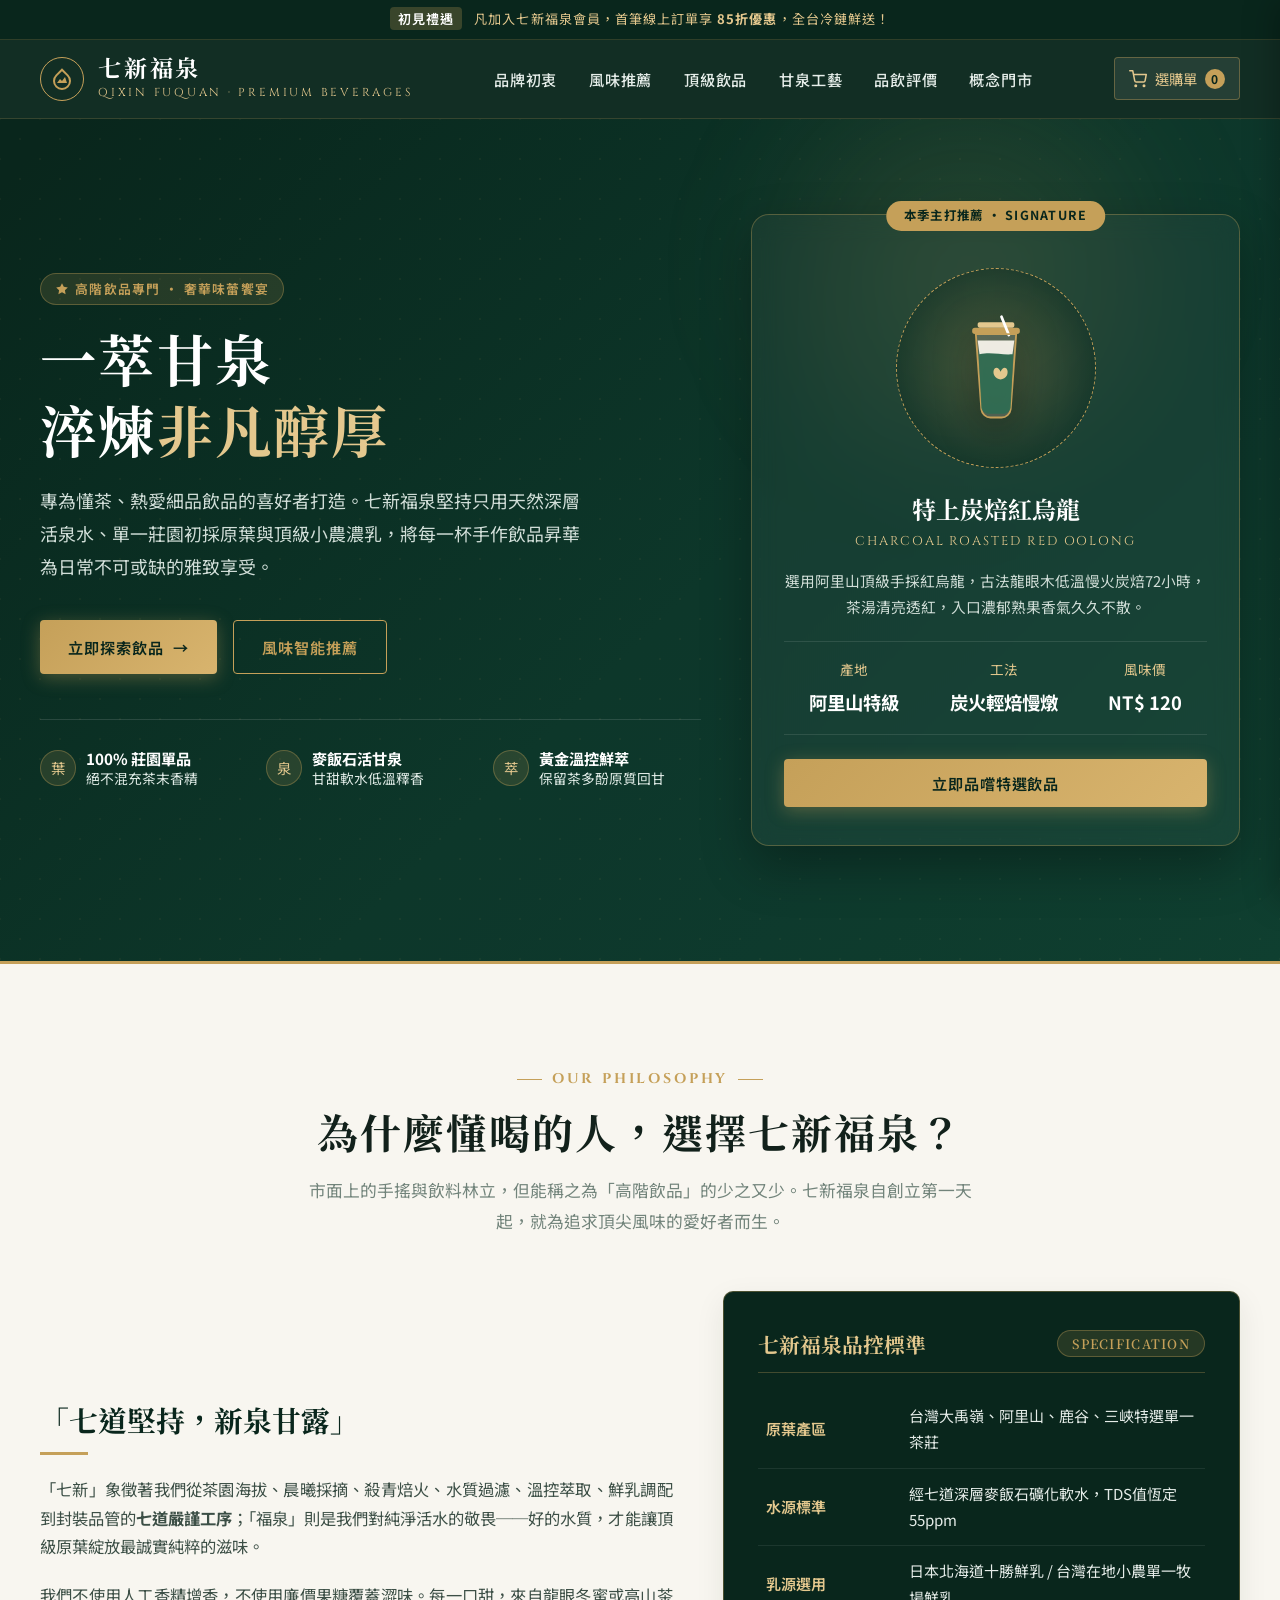
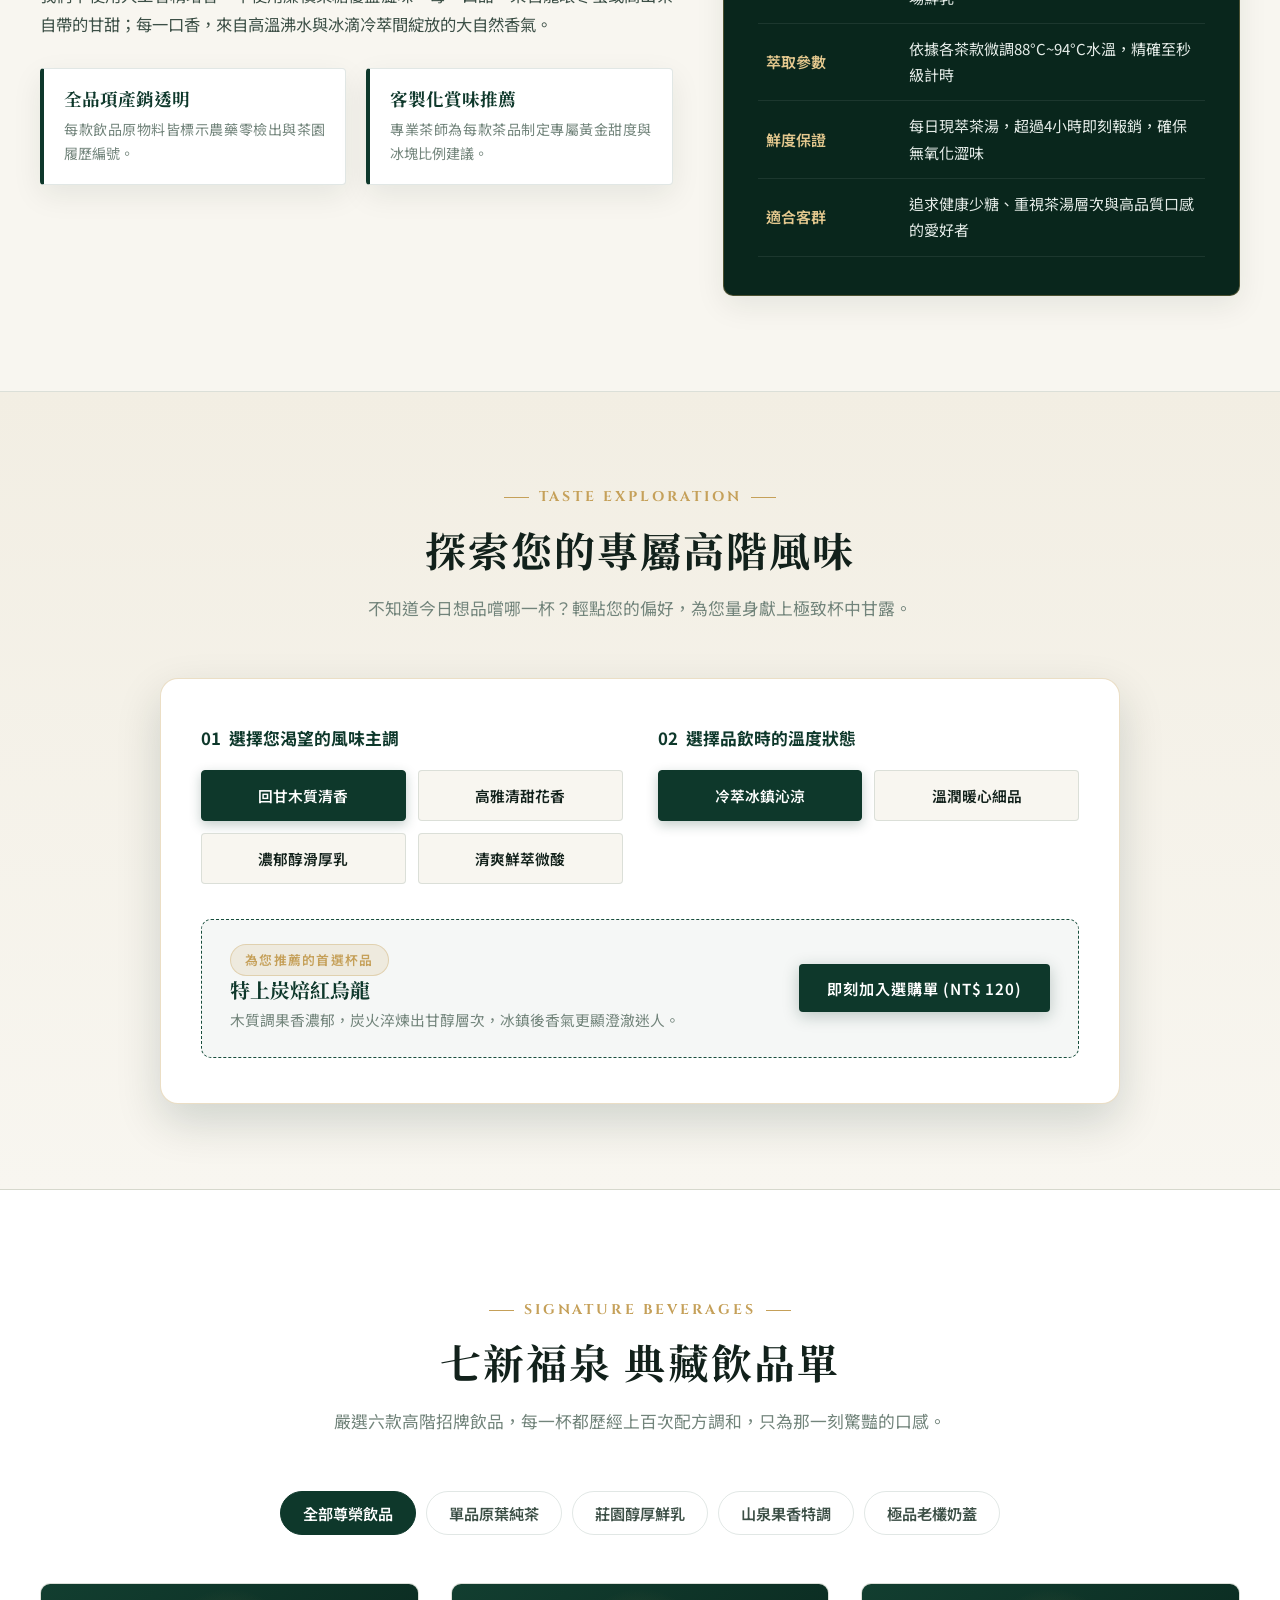
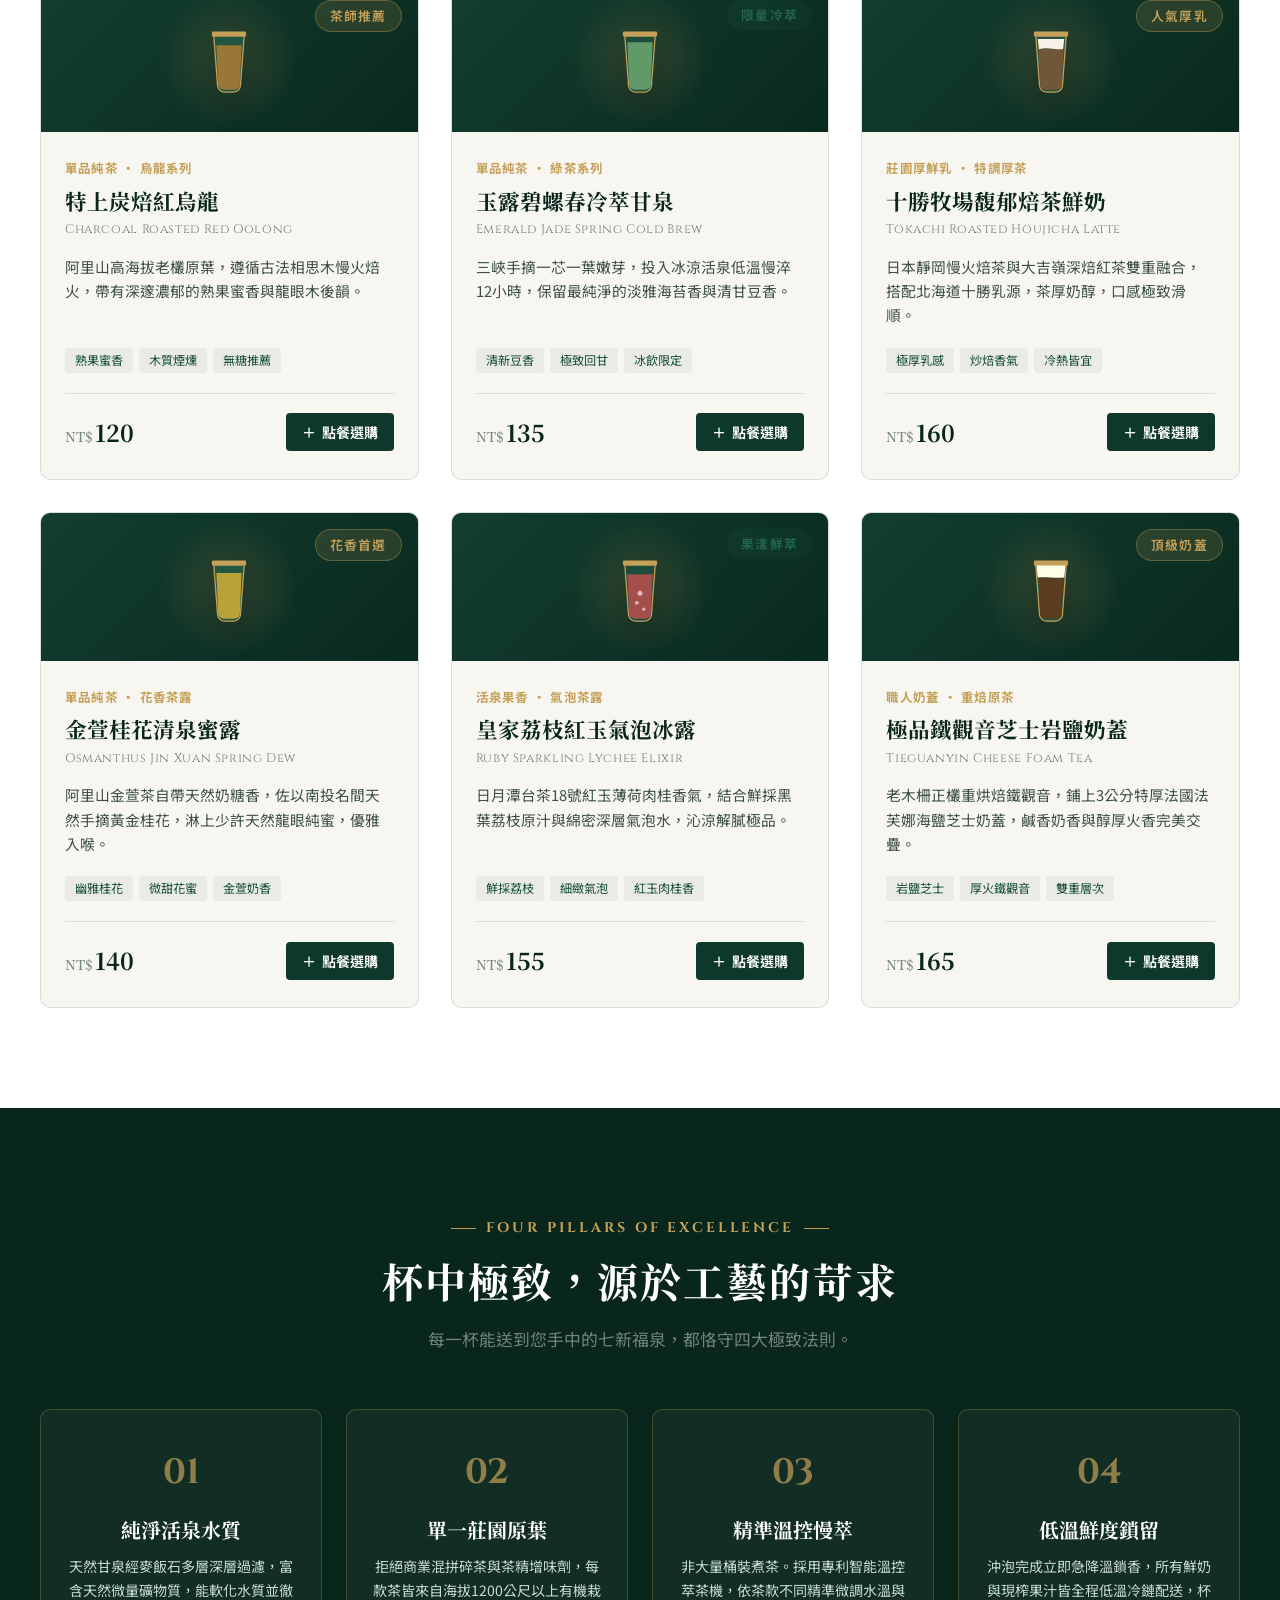
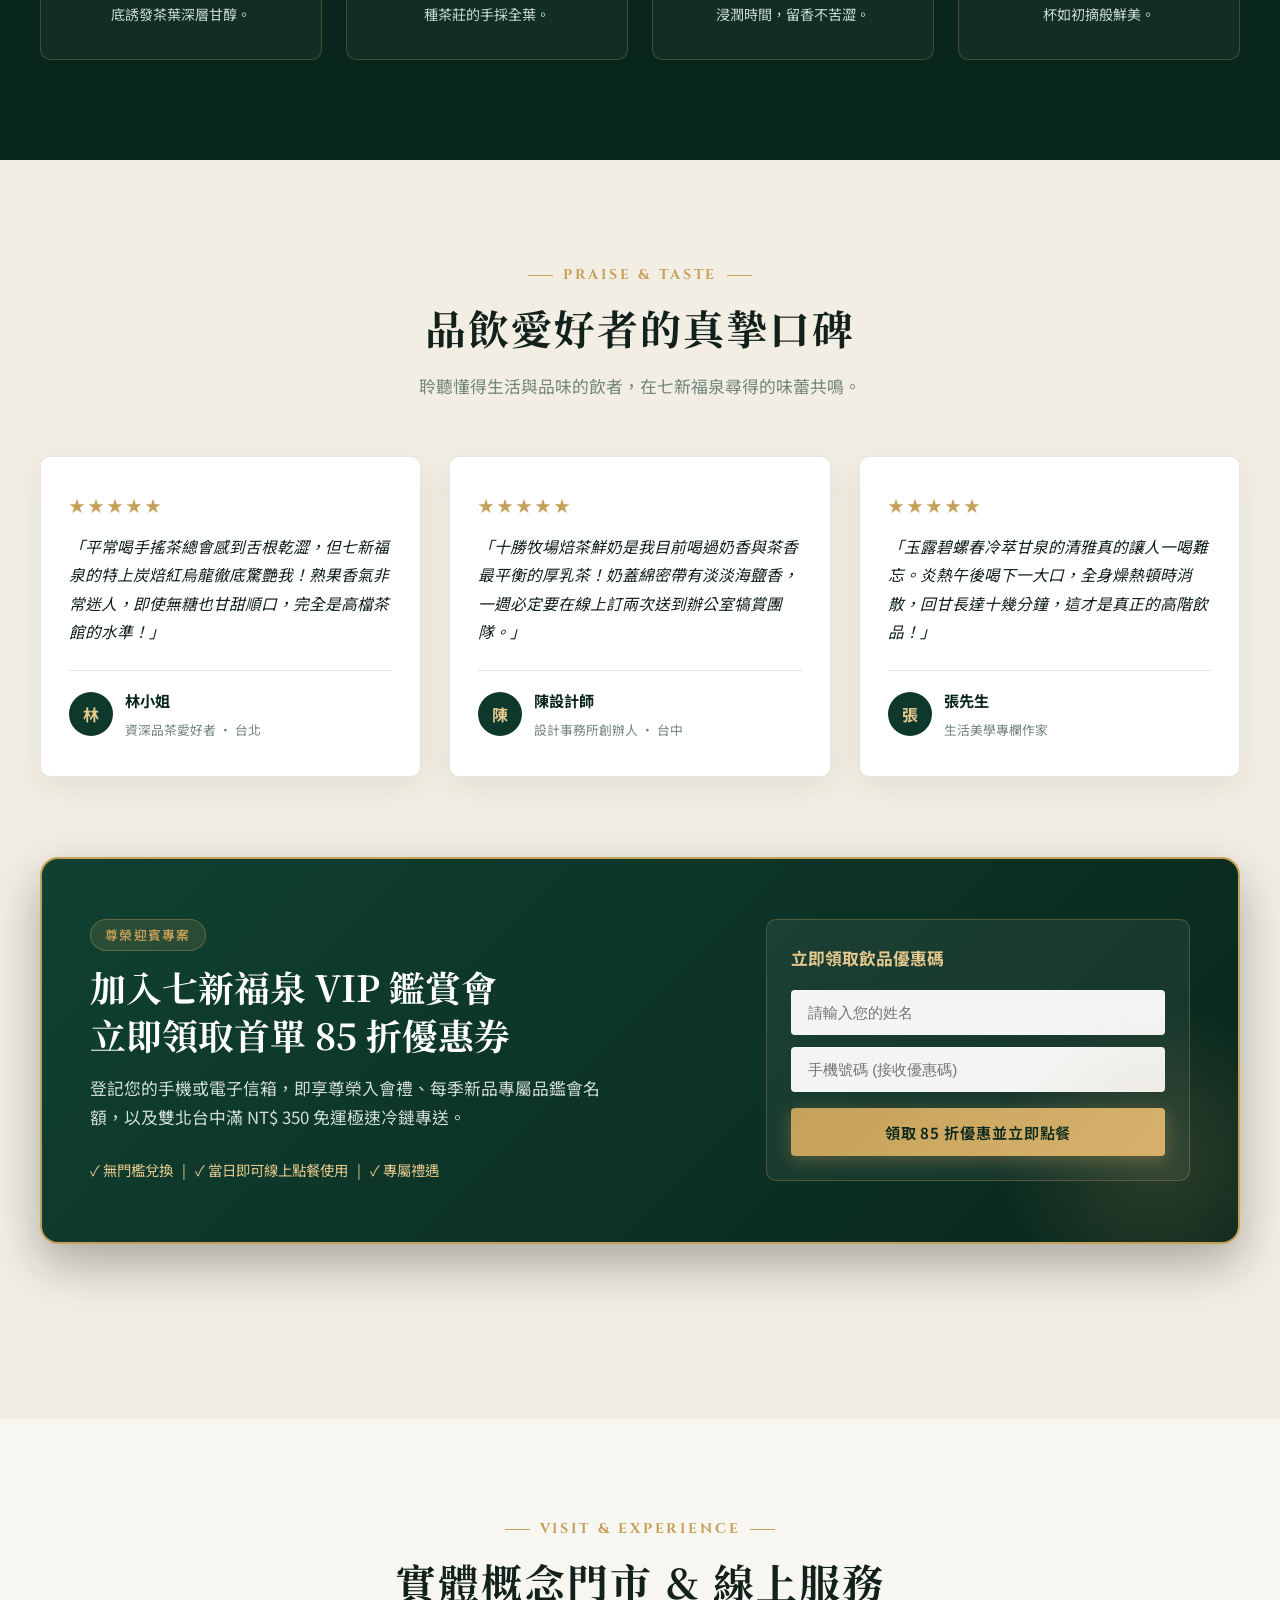
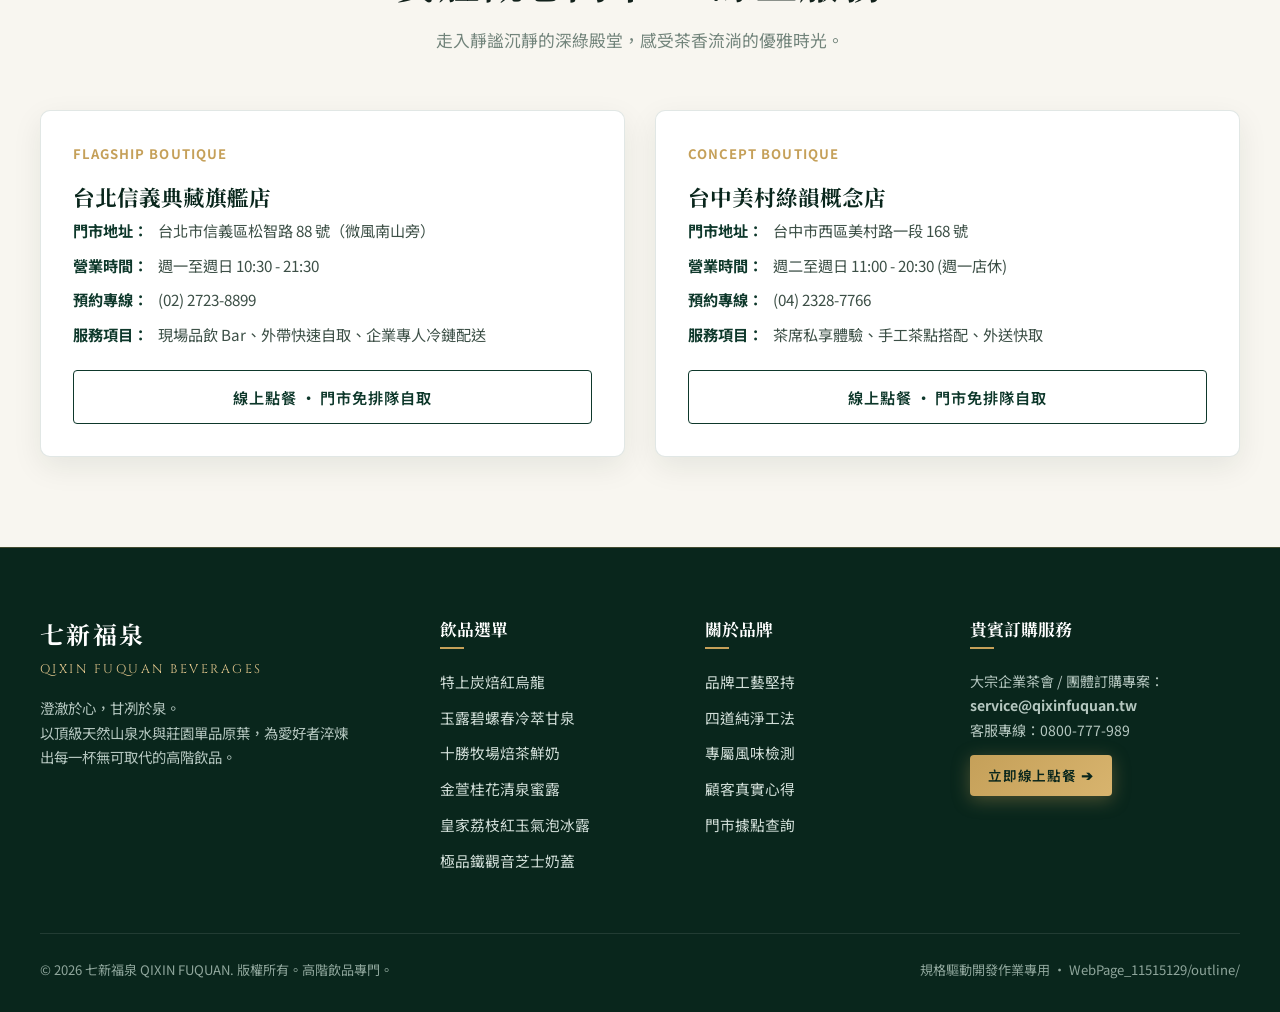
<file: outline/index.html>
<!DOCTYPE html>
<html lang="zh-Hant">
<head>
  <meta charset="UTF-8">
  <meta name="viewport" content="width=device-width, initial-scale=1.0">
  <meta name="description" content="七新福泉｜極致工藝高階飲品專門。以純淨山泉淬煉莊園單品茶葉，為懂得細品的飲品喜好者呈獻非凡甘醇體驗。立即線上點餐享尊榮禮遇。">
  <title>七新福泉 QIXIN FUQUAN｜高階工藝飲品專門</title>
  <link rel="preconnect" href="https://fonts.googleapis.com">
  <link rel="preconnect" href="https://fonts.gstatic.com" crossorigin>
  <link href="https://fonts.googleapis.com/css2?family=Noto+Sans+TC:wght@300;400;500;600;700&family=Noto+Serif+TC:wght@400;600;700;900&family=Cinzel:wght@500;700&display=swap" rel="stylesheet">
  <style>
    :root {
      --primary-dark: #09261c;
      --primary-green: #0e382b;
      --primary-medium: #174d3c;
      --primary-light: #246551;
      --accent-gold: #c5a059;
      --accent-gold-light: #e4c88e;
      --accent-gold-hover: #d8b46e;
      --accent-jade: #4ea887;
      --bg-light: #f8f6f0;
      --bg-cream: #f2eee3;
      --bg-card: #ffffff;
      --text-dark: #12211b;
      --text-body: #3c4f46;
      --text-muted: #72847b;
      --text-light: #f5f7f6;
      --border-light: rgba(14, 56, 43, 0.12);
      --border-gold: rgba(197, 160, 89, 0.35);
      --shadow-soft: 0 10px 30px rgba(9, 38, 28, 0.08);
      --shadow-hover: 0 18px 45px rgba(9, 38, 28, 0.16);
      --shadow-dark: 0 20px 50px rgba(0, 0, 0, 0.3);
      --radius-sm: 4px;
      --radius-md: 10px;
      --radius-lg: 18px;
      --transition: all 0.28s cubic-bezier(0.4, 0, 0.2, 1);
    }

    * {
      box-sizing: border-box;
      margin: 0;
      padding: 0;
    }

    html {
      scroll-behavior: smooth;
    }

    body {
      font-family: "Noto Sans TC", -apple-system, BlinkMacSystemFont, "Segoe UI", Roboto, sans-serif;
      color: var(--text-body);
      background-color: var(--bg-light);
      line-height: 1.75;
      font-size: 16px;
      overflow-x: hidden;
      -webkit-font-smoothing: antialiased;
    }

    h1, h2, h3, h4, .serif {
      font-family: "Noto Serif TC", serif;
      color: var(--text-dark);
      line-height: 1.35;
    }

    .en-title {
      font-family: "Cinzel", serif;
      letter-spacing: 0.12em;
    }

    a {
      text-decoration: none;
      color: inherit;
      transition: var(--transition);
    }

    button {
      font-family: inherit;
      cursor: pointer;
      border: none;
      outline: none;
      transition: var(--transition);
    }

    img {
      max-width: 100%;
      height: auto;
      display: block;
    }

    .container {
      width: min(1200px, calc(100% - 40px));
      margin-inline: auto;
    }

    /* Badge & Tag */
    .badge {
      display: inline-flex;
      align-items: center;
      gap: 6px;
      padding: 4px 14px;
      font-size: 0.8rem;
      font-weight: 600;
      letter-spacing: 0.1em;
      border-radius: 30px;
      text-transform: uppercase;
    }

    .badge-gold {
      background: rgba(197, 160, 89, 0.15);
      color: var(--accent-gold);
      border: 1px solid var(--border-gold);
    }

    .badge-green {
      background: rgba(36, 101, 81, 0.12);
      color: var(--primary-light);
    }

    /* Buttons */
    .btn {
      display: inline-flex;
      align-items: center;
      justify-content: center;
      gap: 10px;
      padding: 13px 28px;
      font-size: 0.95rem;
      font-weight: 600;
      letter-spacing: 0.06em;
      border-radius: var(--radius-sm);
      transition: var(--transition);
      cursor: pointer;
    }

    .btn-gold {
      background: linear-gradient(135deg, var(--accent-gold) 0%, var(--accent-gold-hover) 100%);
      color: var(--primary-dark);
      box-shadow: 0 4px 18px rgba(197, 160, 89, 0.35);
    }

    .btn-gold:hover {
      background: linear-gradient(135deg, var(--accent-gold-light) 0%, var(--accent-gold) 100%);
      box-shadow: 0 8px 24px rgba(197, 160, 89, 0.5);
      transform: translateY(-2px);
    }

    .btn-outline-gold {
      background: transparent;
      color: var(--accent-gold);
      border: 1px solid var(--accent-gold);
    }

    .btn-outline-gold:hover {
      background: rgba(197, 160, 89, 0.15);
      color: var(--accent-gold-light);
      border-color: var(--accent-gold-light);
      transform: translateY(-2px);
    }

    .btn-green {
      background: var(--primary-green);
      color: #ffffff;
      box-shadow: 0 4px 16px rgba(14, 56, 43, 0.25);
    }

    .btn-green:hover {
      background: var(--primary-light);
      transform: translateY(-2px);
      box-shadow: 0 8px 22px rgba(14, 56, 43, 0.35);
    }

    .btn-outline-green {
      background: transparent;
      color: var(--primary-green);
      border: 1px solid var(--primary-green);
    }

    .btn-outline-green:hover {
      background: var(--primary-green);
      color: #ffffff;
      transform: translateY(-2px);
    }

    /* ============================================================
       TOP ANNOUNCEMENT BAR
    ============================================================ */
    .top-bar {
      background-color: var(--primary-dark);
      color: var(--accent-gold-light);
      font-size: 0.82rem;
      padding: 8px 0;
      text-align: center;
      letter-spacing: 0.08em;
      border-bottom: 1px solid rgba(197, 160, 89, 0.2);
    }

    .top-bar span {
      font-weight: 600;
      color: #ffffff;
      background: rgba(197, 160, 89, 0.25);
      padding: 2px 8px;
      border-radius: 4px;
      margin-right: 8px;
    }

    /* ============================================================
       HEADER & NAVIGATION
    ============================================================ */
    .site-header {
      position: sticky;
      top: 0;
      z-index: 1000;
      background-color: rgba(9, 38, 28, 0.96);
      backdrop-filter: blur(10px);
      border-bottom: 1px solid rgba(197, 160, 89, 0.2);
      transition: var(--transition);
    }

    .nav-container {
      display: flex;
      align-items: center;
      justify-content: space-between;
      height: 78px;
    }

    .brand {
      display: flex;
      align-items: center;
      gap: 14px;
    }

    .brand-emblem {
      width: 44px;
      height: 44px;
      border: 1.5px solid var(--accent-gold);
      border-radius: 50%;
      display: grid;
      place-items: center;
      color: var(--accent-gold);
      position: relative;
    }

    .brand-emblem svg {
      width: 24px;
      height: 24px;
      fill: var(--accent-gold);
    }

    .brand-titles h1 {
      font-size: 1.45rem;
      color: #ffffff;
      letter-spacing: 0.12em;
      font-weight: 700;
      line-height: 1.1;
    }

    .brand-titles .brand-sub {
      font-family: "Cinzel", serif;
      font-size: 0.72rem;
      color: var(--accent-gold-light);
      letter-spacing: 0.24em;
      display: block;
      margin-top: 2px;
    }

    .nav-links {
      display: flex;
      align-items: center;
      gap: 32px;
      list-style: none;
    }

    .nav-links a {
      color: #e5ede9;
      font-size: 0.95rem;
      font-weight: 500;
      letter-spacing: 0.05em;
      position: relative;
      padding: 6px 0;
    }

    .nav-links a::after {
      content: "";
      position: absolute;
      bottom: 0;
      left: 0;
      width: 0;
      height: 2px;
      background: var(--accent-gold);
      transition: width 0.25s ease;
    }

    .nav-links a:hover {
      color: var(--accent-gold-light);
    }

    .nav-links a:hover::after {
      width: 100%;
    }

    .header-actions {
      display: flex;
      align-items: center;
      gap: 16px;
    }

    .cart-btn {
      position: relative;
      background: rgba(255, 255, 255, 0.08);
      border: 1px solid rgba(197, 160, 89, 0.4);
      color: var(--accent-gold-light);
      padding: 10px 14px;
      border-radius: var(--radius-sm);
      display: flex;
      align-items: center;
      gap: 8px;
      font-size: 0.9rem;
    }

    .cart-btn:hover {
      background: rgba(197, 160, 89, 0.2);
    }

    .cart-count {
      background: var(--accent-gold);
      color: var(--primary-dark);
      font-weight: 700;
      font-size: 0.75rem;
      width: 20px;
      height: 20px;
      border-radius: 50%;
      display: grid;
      place-items: center;
    }

    .mobile-menu-btn {
      display: none;
      background: transparent;
      color: #ffffff;
      font-size: 1.5rem;
      padding: 6px;
    }

    /* ============================================================
       HERO SECTION
    ============================================================ */
    .hero {
      position: relative;
      background: linear-gradient(135deg, var(--primary-dark) 0%, var(--primary-green) 55%, #104132 100%);
      color: #ffffff;
      padding: 95px 0 115px;
      overflow: hidden;
      border-bottom: 3px solid var(--accent-gold);
    }

    .hero-pattern {
      position: absolute;
      inset: 0;
      opacity: 0.05;
      background-image: radial-gradient(var(--accent-gold) 1.5px, transparent 1.5px),
                        radial-gradient(var(--accent-gold) 1.5px, var(--primary-dark) 1.5px);
      background-size: 40px 40px;
      background-position: 0 0, 20px 20px;
      pointer-events: none;
    }

    .hero-glow {
      position: absolute;
      width: 500px;
      height: 500px;
      border-radius: 50%;
      background: radial-gradient(circle, rgba(197, 160, 89, 0.16) 0%, transparent 70%);
      top: -100px;
      right: 5%;
      filter: blur(50px);
      pointer-events: none;
    }

    .hero-grid {
      display: grid;
      grid-template-columns: 1.15fr 0.85fr;
      align-items: center;
      gap: 50px;
      position: relative;
      z-index: 2;
    }

    .hero-content h2 {
      color: #ffffff;
      font-size: clamp(2.3rem, 4.4vw, 3.8rem);
      font-weight: 700;
      letter-spacing: 0.04em;
      margin: 18px 0 20px;
      line-height: 1.25;
    }

    .hero-content h2 em {
      font-style: normal;
      color: var(--accent-gold-light);
      position: relative;
    }

    .hero-content p {
      font-size: 1.12rem;
      color: #d1ded8;
      max-width: 540px;
      margin-bottom: 36px;
      line-height: 1.85;
    }

    .hero-actions {
      display: flex;
      flex-wrap: wrap;
      gap: 16px;
      margin-bottom: 45px;
    }

    .hero-perks {
      display: grid;
      grid-template-columns: repeat(3, 1fr);
      gap: 18px;
      border-top: 1px solid rgba(255, 255, 255, 0.12);
      padding-top: 28px;
    }

    .perk-item {
      display: flex;
      align-items: center;
      gap: 10px;
    }

    .perk-icon {
      width: 36px;
      height: 36px;
      border-radius: 50%;
      background: rgba(197, 160, 89, 0.15);
      border: 1px solid var(--border-gold);
      display: grid;
      place-items: center;
      color: var(--accent-gold-light);
      font-size: 0.9rem;
      flex-shrink: 0;
    }

    .perk-text {
      font-size: 0.86rem;
      color: #e2ede8;
      line-height: 1.35;
    }

    .perk-text strong {
      display: block;
      color: #ffffff;
      font-size: 0.95rem;
    }

    /* Hero Visual Card */
    .hero-card {
      background: rgba(255, 255, 255, 0.04);
      border: 1px solid var(--border-gold);
      border-radius: var(--radius-lg);
      padding: 38px 32px;
      position: relative;
      box-shadow: var(--shadow-dark);
      backdrop-filter: blur(12px);
      text-align: center;
    }

    .hero-card-tag {
      position: absolute;
      top: -14px;
      left: 50%;
      transform: translateX(-50%);
      background: var(--accent-gold);
      color: var(--primary-dark);
      font-weight: 700;
      font-size: 0.78rem;
      padding: 4px 18px;
      border-radius: 20px;
      letter-spacing: 0.1em;
      white-space: nowrap;
    }

    .hero-art-container {
      margin: 15px auto 25px;
      width: 200px;
      height: 200px;
      background: radial-gradient(circle, rgba(197, 160, 89, 0.25) 0%, rgba(9, 38, 28, 0.4) 75%);
      border-radius: 50%;
      display: grid;
      place-items: center;
      border: 1px dashed var(--accent-gold);
      position: relative;
    }

    .hero-cup-svg {
      width: 110px;
      height: 110px;
      filter: drop-shadow(0 12px 20px rgba(0, 0, 0, 0.45));
    }

    .hero-card h3 {
      color: #ffffff;
      font-size: 1.5rem;
      margin-bottom: 6px;
    }

    .hero-card .card-en {
      color: var(--accent-gold-light);
      font-family: "Cinzel", serif;
      font-size: 0.8rem;
      letter-spacing: 0.15em;
      margin-bottom: 14px;
      display: block;
    }

    .hero-card .card-desc {
      font-size: 0.92rem;
      color: #d1ded8;
      margin-bottom: 22px;
    }

    .hero-card-meta {
      display: flex;
      justify-content: space-around;
      padding: 16px 0;
      border-top: 1px solid rgba(255, 255, 255, 0.1);
      border-bottom: 1px solid rgba(255, 255, 255, 0.1);
      margin-bottom: 24px;
      font-size: 0.85rem;
      color: var(--accent-gold-light);
    }

    .hero-card-meta span {
      display: block;
      color: #ffffff;
      font-size: 1.15rem;
      font-weight: 700;
      margin-top: 4px;
    }

    /* ============================================================
       BRAND STORY / PHILOSOPHY
    ============================================================ */
    .section {
      padding: 95px 0;
    }

    .section-header {
      text-align: center;
      max-width: 680px;
      margin: 0 auto 55px;
    }

    .section-header .section-eyebrow {
      display: inline-flex;
      align-items: center;
      gap: 10px;
      color: var(--accent-gold);
      font-family: "Cinzel", serif;
      font-size: 0.88rem;
      font-weight: 700;
      letter-spacing: 0.2em;
      margin-bottom: 12px;
    }

    .section-header .section-eyebrow::before,
    .section-header .section-eyebrow::after {
      content: "";
      width: 25px;
      height: 1px;
      background: var(--accent-gold);
    }

    .section-header h2 {
      font-size: clamp(2rem, 3.2vw, 2.6rem);
      margin-bottom: 16px;
      letter-spacing: 0.05em;
    }

    .section-header p {
      color: var(--text-muted);
      font-size: 1.05rem;
      line-height: 1.8;
    }

    .story-grid {
      display: grid;
      grid-template-columns: 1.1fr 0.9fr;
      gap: 50px;
      align-items: center;
    }

    .story-text h3 {
      font-size: 1.8rem;
      margin-bottom: 20px;
      color: var(--primary-dark);
      position: relative;
    }

    .story-text h3::after {
      content: "";
      display: block;
      width: 48px;
      height: 3px;
      background: var(--accent-gold);
      margin-top: 12px;
    }

    .story-text p {
      margin-bottom: 20px;
      color: var(--text-body);
      font-size: 1.02rem;
      text-align: justify;
    }

    .story-highlights {
      display: grid;
      grid-template-columns: repeat(2, 1fr);
      gap: 20px;
      margin-top: 30px;
    }

    .highlight-card {
      background: #ffffff;
      border: 1px solid var(--border-light);
      border-left: 4px solid var(--primary-green);
      padding: 18px 20px;
      border-radius: var(--radius-sm);
      box-shadow: var(--shadow-soft);
    }

    .highlight-card h4 {
      font-size: 1.1rem;
      margin-bottom: 6px;
      color: var(--primary-green);
    }

    .highlight-card p {
      font-size: 0.88rem;
      color: var(--text-muted);
      margin-bottom: 0;
    }

    .story-spec-box {
      background: var(--primary-dark);
      color: #ffffff;
      padding: 38px 34px;
      border-radius: var(--radius-md);
      border: 1px solid var(--border-gold);
      box-shadow: var(--shadow-soft);
      position: relative;
    }

    .story-spec-box h4 {
      color: var(--accent-gold-light);
      font-size: 1.3rem;
      margin-bottom: 8px;
      border-bottom: 1px solid rgba(197, 160, 89, 0.3);
      padding-bottom: 14px;
      display: flex;
      justify-content: space-between;
      align-items: center;
    }

    .spec-table {
      width: 100%;
      margin-top: 18px;
      border-collapse: collapse;
      font-size: 0.94rem;
    }

    .spec-table td {
      padding: 12px 8px;
      border-bottom: 1px solid rgba(255, 255, 255, 0.08);
    }

    .spec-table td:first-child {
      color: var(--accent-gold-light);
      font-weight: 600;
      width: 32%;
    }

    .spec-table td:last-child {
      color: #e5ece8;
    }

    /* ============================================================
       INTERACTIVE FLAVOR FINDER (風味探尋 - 吸引顧客)
    ============================================================ */
    .finder-section {
      background: linear-gradient(to bottom, var(--bg-cream), var(--bg-light));
      border-top: 1px solid var(--border-light);
      border-bottom: 1px solid var(--border-light);
      padding: 85px 0;
    }

    .finder-box {
      background: #ffffff;
      border-radius: var(--radius-lg);
      border: 1px solid var(--border-gold);
      box-shadow: var(--shadow-hover);
      padding: 45px 40px;
      max-width: 960px;
      margin: 0 auto;
    }

    .finder-steps {
      display: grid;
      grid-template-columns: 1fr 1fr;
      gap: 35px;
      margin-bottom: 35px;
    }

    .step-group-title {
      font-size: 1.05rem;
      font-weight: 700;
      color: var(--primary-green);
      margin-bottom: 16px;
      display: flex;
      align-items: center;
      gap: 8px;
    }

    .step-options {
      display: grid;
      grid-template-columns: repeat(2, 1fr);
      gap: 12px;
    }

    .step-btn {
      background: var(--bg-light);
      border: 1px solid var(--border-light);
      border-radius: var(--radius-sm);
      padding: 14px 12px;
      text-align: center;
      font-size: 0.92rem;
      font-weight: 600;
      color: var(--text-dark);
      cursor: pointer;
      transition: var(--transition);
    }

    .step-btn.active {
      background: var(--primary-green);
      color: #ffffff;
      border-color: var(--primary-green);
      box-shadow: 0 4px 12px rgba(14, 56, 43, 0.25);
    }

    .step-btn:hover:not(.active) {
      border-color: var(--accent-gold);
      background: #ffffff;
    }

    .finder-result {
      background: rgba(14, 56, 43, 0.04);
      border: 1px dashed var(--primary-medium);
      border-radius: var(--radius-md);
      padding: 24px 28px;
      display: flex;
      align-items: center;
      justify-content: space-between;
      gap: 20px;
    }

    .result-info h4 {
      font-size: 1.25rem;
      color: var(--primary-green);
      margin-bottom: 4px;
    }

    .result-info p {
      font-size: 0.92rem;
      color: var(--text-muted);
      margin: 0;
    }

    /* ============================================================
       DRINKS MENU / SHOWCASE (賣飲料核心區塊)
    ============================================================ */
    .menu-section {
      background-color: #ffffff;
      padding: 100px 0;
    }

    .filter-tabs {
      display: flex;
      justify-content: center;
      flex-wrap: wrap;
      gap: 10px;
      margin-bottom: 48px;
    }

    .filter-btn {
      background: transparent;
      border: 1px solid var(--border-light);
      color: var(--text-body);
      padding: 10px 22px;
      border-radius: 30px;
      font-size: 0.95rem;
      font-weight: 600;
      transition: var(--transition);
    }

    .filter-btn.active, .filter-btn:hover {
      background: var(--primary-green);
      color: #ffffff;
      border-color: var(--primary-green);
    }

    .drinks-grid {
      display: grid;
      grid-template-columns: repeat(3, 1fr);
      gap: 32px;
    }

    .drink-card {
      background: var(--bg-light);
      border-radius: var(--radius-md);
      border: 1px solid var(--border-light);
      overflow: hidden;
      transition: var(--transition);
      display: flex;
      flex-direction: column;
      position: relative;
    }

    .drink-card:hover {
      transform: translateY(-6px);
      box-shadow: var(--shadow-hover);
      border-color: var(--accent-gold);
    }

    .drink-badge {
      position: absolute;
      top: 16px;
      right: 16px;
      z-index: 2;
    }

    .drink-visual {
      background: linear-gradient(135deg, #123e30 0%, #0a291f 100%);
      padding: 36px 20px;
      display: grid;
      place-items: center;
      position: relative;
      overflow: hidden;
    }

    .drink-visual::after {
      content: "";
      position: absolute;
      width: 140px;
      height: 140px;
      background: radial-gradient(circle, rgba(197, 160, 89, 0.22) 0%, transparent 70%);
      border-radius: 50%;
    }

    .cup-icon {
      width: 76px;
      height: 76px;
      filter: drop-shadow(0 8px 16px rgba(0, 0, 0, 0.4));
      position: relative;
      z-index: 1;
      transition: transform 0.3s ease;
    }

    .drink-card:hover .cup-icon {
      transform: scale(1.08) rotate(-2deg);
    }

    .drink-body {
      padding: 26px 24px;
      display: flex;
      flex-direction: column;
      flex-grow: 1;
    }

    .drink-category {
      font-size: 0.78rem;
      letter-spacing: 0.1em;
      color: var(--accent-gold);
      font-weight: 700;
      text-transform: uppercase;
      margin-bottom: 6px;
    }

    .drink-title {
      font-size: 1.35rem;
      margin-bottom: 4px;
      color: var(--primary-dark);
    }

    .drink-en {
      font-family: "Cinzel", serif;
      font-size: 0.78rem;
      color: var(--text-muted);
      margin-bottom: 14px;
      letter-spacing: 0.05em;
    }

    .drink-desc {
      font-size: 0.92rem;
      color: var(--text-body);
      line-height: 1.65;
      margin-bottom: 20px;
      flex-grow: 1;
    }

    .drink-flavor-tags {
      display: flex;
      flex-wrap: wrap;
      gap: 6px;
      margin-bottom: 20px;
    }

    .flavor-tag {
      background: rgba(14, 56, 43, 0.06);
      color: var(--primary-medium);
      font-size: 0.76rem;
      padding: 2px 10px;
      border-radius: 4px;
    }

    .drink-footer {
      display: flex;
      align-items: center;
      justify-content: space-between;
      border-top: 1px solid var(--border-light);
      padding-top: 18px;
    }

    .drink-price {
      font-size: 1.45rem;
      font-weight: 700;
      color: var(--primary-dark);
      font-family: "Noto Serif TC", serif;
    }

    .drink-price small {
      font-size: 0.85rem;
      font-weight: 500;
      color: var(--text-muted);
      margin-right: 2px;
    }

    .add-to-cart-btn {
      background: var(--primary-green);
      color: #ffffff;
      border-radius: var(--radius-sm);
      padding: 9px 16px;
      font-size: 0.88rem;
      font-weight: 600;
      display: inline-flex;
      align-items: center;
      gap: 6px;
    }

    .add-to-cart-btn:hover {
      background: var(--accent-gold);
      color: var(--primary-dark);
    }

    /* ============================================================
       CRAFTSMANSHIP & STANDARDS (高階工藝)
    ============================================================ */
    .craft-section {
      background: var(--primary-dark);
      color: #ffffff;
      padding: 100px 0;
      position: relative;
    }

    .craft-section .section-header h2 {
      color: #ffffff;
    }

    .craft-grid {
      display: grid;
      grid-template-columns: repeat(4, 1fr);
      gap: 24px;
      margin-top: 20px;
    }

    .craft-card {
      background: rgba(255, 255, 255, 0.04);
      border: 1px solid rgba(197, 160, 89, 0.25);
      border-radius: var(--radius-md);
      padding: 32px 24px;
      text-align: center;
      transition: var(--transition);
      position: relative;
    }

    .craft-card:hover {
      transform: translateY(-8px);
      border-color: var(--accent-gold);
      background: rgba(255, 255, 255, 0.07);
    }

    .craft-number {
      font-family: "Cinzel", serif;
      font-size: 2.2rem;
      font-weight: 700;
      color: var(--accent-gold);
      opacity: 0.7;
      margin-bottom: 12px;
    }

    .craft-card h3 {
      color: #ffffff;
      font-size: 1.25rem;
      margin-bottom: 12px;
    }

    .craft-card p {
      font-size: 0.88rem;
      color: #c9dad1;
      line-height: 1.7;
    }

    /* ============================================================
       REVIEWS / CONNOISSEURS (口碑推薦)
    ============================================================ */
    .reviews-section {
      padding: 95px 0;
      background: var(--bg-cream);
    }

    .reviews-grid {
      display: grid;
      grid-template-columns: repeat(3, 1fr);
      gap: 28px;
    }

    .review-card {
      background: #ffffff;
      padding: 34px 28px;
      border-radius: var(--radius-md);
      border: 1px solid var(--border-light);
      box-shadow: var(--shadow-soft);
      display: flex;
      flex-direction: column;
      justify-content: space-between;
    }

    .review-stars {
      color: var(--accent-gold);
      font-size: 1rem;
      margin-bottom: 14px;
      letter-spacing: 3px;
    }

    .review-card blockquote {
      font-size: 0.98rem;
      color: var(--text-dark);
      line-height: 1.8;
      margin-bottom: 24px;
      font-style: italic;
    }

    .review-author {
      display: flex;
      align-items: center;
      gap: 12px;
      border-top: 1px solid var(--border-light);
      padding-top: 16px;
    }

    .author-avatar {
      width: 44px;
      height: 44px;
      border-radius: 50%;
      background: var(--primary-green);
      color: var(--accent-gold-light);
      font-weight: 700;
      display: grid;
      place-items: center;
      font-size: 1rem;
    }

    .author-info strong {
      display: block;
      color: var(--primary-dark);
      font-size: 0.95rem;
    }

    .author-info span {
      font-size: 0.8rem;
      color: var(--text-muted);
    }

    /* ============================================================
       SPECIAL VIP PROMO CTA BANNER (吸引客戶買飲料)
    ============================================================ */
    .cta-banner {
      background: linear-gradient(135deg, #104132 0%, var(--primary-dark) 100%);
      color: #ffffff;
      border-radius: var(--radius-lg);
      padding: 60px 48px;
      margin: 80px auto;
      border: 2px solid var(--accent-gold);
      box-shadow: var(--shadow-dark);
      display: grid;
      grid-template-columns: 1.2fr 0.8fr;
      align-items: center;
      gap: 40px;
      position: relative;
      overflow: hidden;
    }

    .cta-banner::before {
      content: "";
      position: absolute;
      right: -80px;
      bottom: -80px;
      width: 320px;
      height: 320px;
      border-radius: 50%;
      background: radial-gradient(circle, rgba(197, 160, 89, 0.18) 0%, transparent 70%);
      pointer-events: none;
    }

    .cta-content h2 {
      color: #ffffff;
      font-size: clamp(1.8rem, 2.8vw, 2.4rem);
      margin-bottom: 14px;
    }

    .cta-content p {
      color: #d1ded8;
      font-size: 1.05rem;
      margin-bottom: 24px;
      max-width: 520px;
    }

    .cta-form {
      display: flex;
      flex-direction: column;
      gap: 12px;
      background: rgba(255, 255, 255, 0.06);
      padding: 24px;
      border-radius: var(--radius-md);
      border: 1px solid rgba(197, 160, 89, 0.3);
    }

    .cta-form-title {
      font-size: 1.05rem;
      font-weight: 700;
      color: var(--accent-gold-light);
      margin-bottom: 4px;
    }

    .form-row {
      display: flex;
      gap: 10px;
    }

    .cta-input {
      flex: 1;
      padding: 13px 16px;
      border-radius: var(--radius-sm);
      border: 1px solid rgba(255, 255, 255, 0.2);
      background: rgba(255, 255, 255, 0.95);
      color: var(--text-dark);
      font-size: 0.95rem;
      outline: none;
    }

    .cta-input:focus {
      border-color: var(--accent-gold);
      box-shadow: 0 0 0 3px rgba(197, 160, 89, 0.3);
    }

    /* ============================================================
       STORE LOCATIONS & CONTACT
    ============================================================ */
    .store-section {
      background-color: var(--bg-light);
      padding: 90px 0;
    }

    .stores-grid {
      display: grid;
      grid-template-columns: repeat(2, 1fr);
      gap: 30px;
    }

    .store-card {
      background: #ffffff;
      border-radius: var(--radius-md);
      border: 1px solid var(--border-light);
      padding: 32px;
      box-shadow: var(--shadow-soft);
    }

    .store-card h3 {
      font-size: 1.35rem;
      color: var(--primary-dark);
      margin-bottom: 6px;
    }

    .store-meta {
      font-size: 0.82rem;
      color: var(--accent-gold);
      font-weight: 700;
      letter-spacing: 0.08em;
      margin-bottom: 16px;
      text-transform: uppercase;
    }

    .store-details {
      list-style: none;
      font-size: 0.95rem;
      color: var(--text-body);
      margin-bottom: 22px;
    }

    .store-details li {
      margin-bottom: 8px;
      display: flex;
      gap: 10px;
    }

    .store-details strong {
      color: var(--primary-green);
      min-width: 75px;
    }

    /* ============================================================
       FOOTER
    ============================================================ */
    .site-footer {
      background-color: var(--primary-dark);
      color: #d1ded8;
      border-top: 1px solid rgba(197, 160, 89, 0.3);
      padding: 70px 0 30px;
      font-size: 0.92rem;
    }

    .footer-grid {
      display: grid;
      grid-template-columns: 1.6fr 1fr 1fr 1.2fr;
      gap: 40px;
      margin-bottom: 50px;
    }

    .footer-brand h3 {
      color: #ffffff;
      font-size: 1.5rem;
      letter-spacing: 0.1em;
      margin-bottom: 8px;
    }

    .footer-brand .footer-en {
      font-family: "Cinzel", serif;
      font-size: 0.78rem;
      color: var(--accent-gold-light);
      letter-spacing: 0.2em;
      display: block;
      margin-bottom: 16px;
    }

    .footer-brand p {
      font-size: 0.9rem;
      line-height: 1.7;
      color: #b5c7c0;
      max-width: 320px;
    }

    .footer-col h4 {
      color: #ffffff;
      font-size: 1.05rem;
      margin-bottom: 20px;
      position: relative;
      padding-bottom: 8px;
    }

    .footer-col h4::after {
      content: "";
      position: absolute;
      bottom: 0;
      left: 0;
      width: 24px;
      height: 2px;
      background: var(--accent-gold);
    }

    .footer-links {
      list-style: none;
    }

    .footer-links li {
      margin-bottom: 10px;
    }

    .footer-links a:hover {
      color: var(--accent-gold-light);
      padding-left: 5px;
    }

    .footer-bottom {
      border-top: 1px solid rgba(255, 255, 255, 0.1);
      padding-top: 25px;
      display: flex;
      justify-content: space-between;
      align-items: center;
      font-size: 0.82rem;
      color: #8fa69c;
    }

    /* ============================================================
       SHOPPING CART MODAL & TOAST
    ============================================================ */
    .cart-drawer-backdrop {
      position: fixed;
      inset: 0;
      background: rgba(0, 0, 0, 0.6);
      backdrop-filter: blur(4px);
      z-index: 2000;
      opacity: 0;
      pointer-events: none;
      transition: opacity 0.3s ease;
    }

    .cart-drawer-backdrop.active {
      opacity: 1;
      pointer-events: auto;
    }

    .cart-drawer {
      position: fixed;
      top: 0;
      right: 0;
      width: min(440px, 100%);
      height: 100%;
      background: #ffffff;
      box-shadow: -5px 0 30px rgba(0, 0, 0, 0.25);
      z-index: 2001;
      transform: translateX(100%);
      transition: transform 0.35s cubic-bezier(0.4, 0, 0.2, 1);
      display: flex;
      flex-direction: column;
    }

    .cart-drawer.active {
      transform: translateX(0);
    }

    .drawer-header {
      padding: 22px 24px;
      background: var(--primary-dark);
      color: #ffffff;
      display: flex;
      align-items: center;
      justify-content: space-between;
      border-bottom: 1px solid rgba(197, 160, 89, 0.3);
    }

    .drawer-header h3 {
      color: #ffffff;
      font-size: 1.2rem;
    }

    .close-drawer-btn {
      background: transparent;
      color: #ffffff;
      font-size: 1.5rem;
      line-height: 1;
      padding: 4px 8px;
    }

    .drawer-items {
      flex: 1;
      overflow-y: auto;
      padding: 20px 24px;
    }

    .empty-cart-msg {
      text-align: center;
      padding: 60px 20px;
      color: var(--text-muted);
    }

    .cart-item {
      display: flex;
      justify-content: space-between;
      align-items: center;
      padding: 14px 0;
      border-bottom: 1px solid var(--border-light);
    }

    .cart-item-info h4 {
      font-size: 1rem;
      color: var(--primary-dark);
      margin-bottom: 3px;
    }

    .cart-item-info span {
      font-size: 0.85rem;
      color: var(--accent-gold);
      font-weight: 600;
    }

    .cart-item-controls {
      display: flex;
      align-items: center;
      gap: 10px;
    }

    .qty-btn {
      width: 26px;
      height: 26px;
      background: var(--bg-cream);
      border-radius: 4px;
      font-weight: bold;
      display: grid;
      place-items: center;
      color: var(--primary-dark);
    }

    .drawer-footer {
      padding: 20px 24px;
      background: var(--bg-cream);
      border-top: 1px solid var(--border-light);
    }

    .drawer-total {
      display: flex;
      justify-content: space-between;
      align-items: center;
      margin-bottom: 16px;
      font-size: 1.1rem;
      font-weight: 700;
      color: var(--primary-dark);
    }

    .drawer-total span:last-child {
      font-size: 1.4rem;
      color: var(--primary-green);
      font-family: "Noto Serif TC", serif;
    }

    .toast {
      position: fixed;
      bottom: 24px;
      right: 24px;
      background: var(--primary-dark);
      color: #ffffff;
      padding: 14px 22px;
      border-radius: var(--radius-sm);
      border-left: 4px solid var(--accent-gold);
      box-shadow: var(--shadow-dark);
      z-index: 3000;
      transform: translateY(120%);
      opacity: 0;
      transition: all 0.3s ease;
      display: flex;
      align-items: center;
      gap: 12px;
      font-size: 0.95rem;
    }

    .toast.show {
      transform: translateY(0);
      opacity: 1;
    }

    /* ============================================================
       RESPONSIVE BREAKPOINTS
    ============================================================ */
    @media (max-width: 992px) {
      .hero-grid {
        grid-template-columns: 1fr;
        gap: 40px;
        text-align: center;
      }

      .hero-content p {
        margin-inline: auto;
      }

      .hero-actions {
        justify-content: center;
      }

      .hero-perks {
        max-width: 600px;
        margin: 0 auto;
      }

      .story-grid {
        grid-template-columns: 1fr;
      }

      .drinks-grid {
        grid-template-columns: repeat(2, 1fr);
      }

      .craft-grid {
        grid-template-columns: repeat(2, 1fr);
      }

      .reviews-grid {
        grid-template-columns: 1fr;
      }

      .cta-banner {
        grid-template-columns: 1fr;
        text-align: center;
        padding: 40px 24px;
      }

      .cta-content p {
        margin-inline: auto;
      }

      .footer-grid {
        grid-template-columns: repeat(2, 1fr);
      }
    }

    @media (max-width: 768px) {
      .top-bar {
        font-size: 0.75rem;
      }

      .nav-links {
        display: none;
        position: absolute;
        top: 78px;
        left: 0;
        right: 0;
        background: var(--primary-dark);
        flex-direction: column;
        padding: 24px 20px;
        gap: 18px;
        border-bottom: 2px solid var(--accent-gold);
      }

      .nav-links.mobile-open {
        display: flex;
      }

      .mobile-menu-btn {
        display: block;
      }

      .hero {
        padding: 60px 0 80px;
      }

      .hero-perks {
        grid-template-columns: 1fr;
        gap: 14px;
      }

      .drinks-grid {
        grid-template-columns: 1fr;
      }

      .finder-steps {
        grid-template-columns: 1fr;
      }

      .finder-result {
        flex-direction: column;
        text-align: center;
      }

      .craft-grid {
        grid-template-columns: 1fr;
      }

      .stores-grid {
        grid-template-columns: 1fr;
      }

      .footer-grid {
        grid-template-columns: 1fr;
      }

      .form-row {
        flex-direction: column;
      }
    }
  </style>
</head>
<body>

  <!-- Top Announcement Bar -->
  <aside class="top-bar" aria-label="公告訊息">
    <div class="container">
      <span>初見禮遇</span> 凡加入七新福泉會員，首筆線上訂單享 <strong>85折優惠</strong>，全台冷鏈鮮送！
    </div>
  </aside>

  <!-- Site Header -->
  <header class="site-header">
    <div class="container nav-container">
      <a href="#hero" class="brand" aria-label="七新福泉 首頁">
        <div class="brand-emblem" aria-hidden="true">
          <!-- Logo SVG: Mountain & Spring droplet -->
          <svg viewBox="0 0 24 24">
            <path d="M12 2.69l5.66 5.66a8 8 0 1 1-11.31 0z" fill="none" stroke="currentColor" stroke-width="2"/>
            <path d="M7 16l3-4 2 2 3-4 2 6z" fill="currentColor"/>
          </svg>
        </div>
        <div class="brand-titles">
          <h1>七新福泉</h1>
          <span class="brand-sub">QIXIN FUQUAN · PREMIUM BEVERAGES</span>
        </div>
      </a>

      <!-- Desktop Nav -->
      <nav aria-label="主選單">
        <ul class="nav-links" id="navLinks">
          <li><a href="#about">品牌初衷</a></li>
          <li><a href="#finder">風味推薦</a></li>
          <li><a href="#menu">頂級飲品</a></li>
          <li><a href="#craft">甘泉工藝</a></li>
          <li><a href="#reviews">品飲評價</a></li>
          <li><a href="#stores">概念門市</a></li>
        </ul>
      </nav>

      <!-- Header Actions -->
      <div class="header-actions">
        <button class="cart-btn" id="openCartBtn" aria-label="檢視購物車">
          <svg width="18" height="18" viewBox="0 0 24 24" fill="none" stroke="currentColor" stroke-width="2" stroke-linecap="round" stroke-linejoin="round">
            <circle cx="9" cy="21" r="1"></circle>
            <circle cx="20" cy="21" r="1"></circle>
            <path d="M1 1h4l2.68 13.39a2 2 0 0 0 2 1.61h9.72a2 2 0 0 0 2-1.61L23 6H6"></path>
          </svg>
          <span>選購單</span>
          <span class="cart-count" id="cartBadge">0</span>
        </button>
        <button class="mobile-menu-btn" id="mobileToggleBtn" aria-label="開啟選單">
          ☰
        </button>
      </div>
    </div>
  </header>

  <main>
    <!-- ============================================================
         HERO SECTION
    ============================================================ -->
    <section class="hero" id="hero">
      <div class="hero-pattern"></div>
      <div class="hero-glow"></div>
      <div class="container hero-grid">
        <div class="hero-content">
          <div class="badge badge-gold">
            <svg width="14" height="14" viewBox="0 0 24 24" fill="currentColor">
              <path d="M12 2l3.09 6.26L22 9.27l-5 4.87 1.18 6.88L12 17.77l-6.18 3.25L7 14.14 2 9.27l6.91-1.01L12 2z"/>
            </svg>
            高階飲品專門 · 奢華味蕾饗宴
          </div>
          <h2>一萃甘泉<br>淬煉<em>非凡醇厚</em></h2>
          <p>
            專為懂茶、熱愛細品飲品的喜好者打造。七新福泉堅持只用天然深層活泉水、單一莊園初採原葉與頂級小農濃乳，將每一杯手作飲品昇華為日常不可或缺的雅致享受。
          </p>
          <div class="hero-actions">
            <a href="#menu" class="btn btn-gold">
              立即探索飲品
              <span aria-hidden="true">→</span>
            </a>
            <a href="#finder" class="btn btn-outline-gold">
              風味智能推薦
            </a>
          </div>
          <div class="hero-perks">
            <div class="perk-item">
              <div class="perk-icon">葉</div>
              <div class="perk-text">
                <strong>100% 莊園單品</strong>
                絕不混充茶末香精
              </div>
            </div>
            <div class="perk-item">
              <div class="perk-icon">泉</div>
              <div class="perk-text">
                <strong>麥飯石活甘泉</strong>
                甘甜軟水低溫釋香
              </div>
            </div>
            <div class="perk-item">
              <div class="perk-icon">萃</div>
              <div class="perk-text">
                <strong>黃金溫控鮮萃</strong>
                保留茶多酚原質回甘
              </div>
            </div>
          </div>
        </div>

        <!-- Hero Featured Card -->
        <div class="hero-card">
          <div class="hero-card-tag">本季主打推薦 · SIGNATURE</div>
          <div class="hero-art-container">
            <!-- Handcrafted Drink Cup SVG Illustration -->
            <svg class="hero-cup-svg" viewBox="0 0 100 120" fill="none">
              <!-- Cup Lid -->
              <rect x="24" y="16" width="52" height="7" rx="3" fill="#c5a059"/>
              <rect x="30" y="10" width="40" height="6" rx="2" fill="#e4c88e"/>
              <!-- Straw -->
              <path d="M56 4 L64 24" stroke="#ffffff" stroke-width="3" stroke-linecap="round"/>
              <!-- Cup Body -->
              <path d="M28 23 L34 105 C34.5 110 39 114 44 114 L56 114 C61 114 65.5 110 66 105 L72 23 Z" fill="rgba(255,255,255,0.18)" stroke="#c5a059" stroke-width="2"/>
              <!-- Tea Liquid Level -->
              <path d="M31 42 L34 103 C34.5 107 38.5 110 43 110 L57 110 C61.5 110 65.5 107 66 103 L69 42 Z" fill="#2d6e53" opacity="0.85"/>
              <!-- Tea Foam / Milk Layer -->
              <path d="M30 30 L32 45 C45 42 55 46 68 45 L70 30 Z" fill="#f8f4ea" opacity="0.95"/>
              <!-- Leaf Motif on cup -->
              <path d="M48 68 C45 60 52 56 55 64 C58 56 65 60 62 68 C59 74 51 74 48 68 Z" fill="#e4c88e"/>
            </svg>
          </div>
          <h3>特上炭焙紅烏龍</h3>
          <span class="card-en">CHARCOAL ROASTED RED OOLONG</span>
          <p class="card-desc">
            選用阿里山頂級手採紅烏龍，古法龍眼木低溫慢火炭焙72小時，茶湯清亮透紅，入口濃郁熟果香氣久久不散。
          </p>
          <div class="hero-card-meta">
            <div>
              產地
              <span>阿里山特級</span>
            </div>
            <div>
              工法
              <span>炭火輕焙慢燉</span>
            </div>
            <div>
              風味價
              <span>NT$ 120</span>
            </div>
          </div>
          <button class="btn btn-gold" style="width: 100%;" onclick="quickAddToCart('特上炭焙紅烏龍', 120)">
            立即品嚐特選飲品
          </button>
        </div>
      </div>
    </section>

    <!-- ============================================================
         ABOUT / PHILOSOPHY
    ============================================================ -->
    <section class="section" id="about">
      <div class="container">
        <div class="section-header">
          <div class="section-eyebrow">OUR PHILOSOPHY</div>
          <h2>為什麼懂喝的人，選擇七新福泉？</h2>
          <p>
            市面上的手搖與飲料林立，但能稱之為「高階飲品」的少之又少。七新福泉自創立第一天起，就為追求頂尖風味的愛好者而生。
          </p>
        </div>

        <div class="story-grid">
          <div class="story-text">
            <h3>「七道堅持，新泉甘露」</h3>
            <p>
              「七新」象徵著我們從茶園海拔、晨曦採摘、殺青焙火、水質過濾、溫控萃取、鮮乳調配到封裝品管的<strong>七道嚴謹工序</strong>；「福泉」則是我們對純淨活水的敬畏──好的水質，才能讓頂級原葉綻放最誠實純粹的滋味。
            </p>
            <p>
              我們不使用人工香精增香，不使用廉價果糖覆蓋澀味。每一口甜，來自龍眼冬蜜或高山茶自帶的甘甜；每一口香，來自高溫沸水與冰滴冷萃間綻放的大自然香氣。
            </p>

            <div class="story-highlights">
              <div class="highlight-card">
                <h4>全品項產銷透明</h4>
                <p>每款飲品原物料皆標示農藥零檢出與茶園履歷編號。</p>
              </div>
              <div class="highlight-card">
                <h4>客製化賞味推薦</h4>
                <p>專業茶師為每款茶品制定專屬黃金甜度與冰塊比例建議。</p>
              </div>
            </div>
          </div>

          <div class="story-spec-box">
            <h4>
              <span>七新福泉品控標準</span>
              <span class="badge badge-gold">SPECIFICATION</span>
            </h4>
            <table class="spec-table">
              <tr>
                <td>原葉產區</td>
                <td>台灣大禹嶺、阿里山、鹿谷、三峽特選單一茶莊</td>
              </tr>
              <tr>
                <td>水源標準</td>
                <td>經七道深層麥飯石礦化軟水，TDS值恆定55ppm</td>
              </tr>
              <tr>
                <td>乳源選用</td>
                <td>日本北海道十勝鮮乳 / 台灣在地小農單一牧場鮮乳</td>
              </tr>
              <tr>
                <td>萃取參數</td>
                <td>依據各茶款微調88°C~94°C水溫，精確至秒級計時</td>
              </tr>
              <tr>
                <td>鮮度保證</td>
                <td>每日現萃茶湯，超過4小時即刻報銷，確保無氧化澀味</td>
              </tr>
              <tr>
                <td>適合客群</td>
                <td>追求健康少糖、重視茶湯層次與高品質口感的愛好者</td>
              </tr>
            </table>
          </div>
        </div>
      </div>
    </section>

    <!-- ============================================================
         INTERACTIVE FLAVOR FINDER (吸引顧客互動選購)
    ============================================================ */
    -->
    <section class="finder-section" id="finder">
      <div class="container">
        <div class="section-header">
          <div class="section-eyebrow">TASTE EXPLORATION</div>
          <h2>探索您的專屬高階風味</h2>
          <p>不知道今日想品嚐哪一杯？輕點您的偏好，為您量身獻上極致杯中甘露。</p>
        </div>

        <div class="finder-box">
          <div class="finder-steps">
            <!-- Step 1 -->
            <div>
              <div class="step-group-title">
                <span>01</span> 選擇您渴望的風味主調
              </div>
              <div class="step-options" id="flavorOptions">
                <button class="step-btn active" data-flavor="tea">回甘木質清香</button>
                <button class="step-btn" data-flavor="floral">高雅清甜花香</button>
                <button class="step-btn" data-flavor="milk">濃郁醇滑厚乳</button>
                <button class="step-btn" data-flavor="fruit">清爽鮮萃微酸</button>
              </div>
            </div>

            <!-- Step 2 -->
            <div>
              <div class="step-group-title">
                <span>02</span> 選擇品飲時的溫度狀態
              </div>
              <div class="step-options" id="tempOptions">
                <button class="step-btn active" data-temp="cold">冷萃冰鎮沁涼</button>
                <button class="step-btn" data-temp="warm">溫潤暖心細品</button>
              </div>
            </div>
          </div>

          <!-- Result Card -->
          <div class="finder-result" id="finderResult">
            <div class="result-info">
              <span class="badge badge-gold">為您推薦的首選杯品</span>
              <h4 id="recommendTitle">特上炭焙紅烏龍</h4>
              <p id="recommendDesc">木質調果香濃郁，炭火淬煉出甘醇層次，冰鎮後香氣更顯澄澈迷人。</p>
            </div>
            <button class="btn btn-green" id="recommendBtn" onclick="quickAddToCart('特上炭焙紅烏龍', 120)">
              即刻加入選購單 (NT$ 120)
            </button>
          </div>
        </div>
      </div>
    </section>

    <!-- ============================================================
         MENU / DRINKS SHOWCASE (賣飲料主場景)
    ============================================================ -->
    <section class="menu-section" id="menu">
      <div class="container">
        <div class="section-header">
          <div class="section-eyebrow">SIGNATURE BEVERAGES</div>
          <h2>七新福泉 典藏飲品單</h2>
          <p>嚴選六款高階招牌飲品，每一杯都歷經上百次配方調和，只為那一刻驚豔的口感。</p>
        </div>

        <!-- Filter Tabs -->
        <div class="filter-tabs">
          <button class="filter-btn active" data-cat="all">全部尊榮飲品</button>
          <button class="filter-btn" data-cat="pure">單品原葉純茶</button>
          <button class="filter-btn" data-cat="milk">莊園醇厚鮮乳</button>
          <button class="filter-btn" data-cat="fruit">山泉果香特調</button>
          <button class="filter-btn" data-cat="foam">極品老欉奶蓋</button>
        </div>

        <!-- Drinks Grid -->
        <div class="drinks-grid" id="drinksContainer">
          
          <!-- Drink 1 -->
          <article class="drink-card" data-category="pure">
            <span class="drink-badge badge badge-gold">茶師推薦</span>
            <div class="drink-visual">
              <svg class="cup-icon" viewBox="0 0 100 120" fill="none">
                <path d="M26 25 L32 105 C33 110 38 114 43 114 L57 114 C62 114 67 110 68 105 L74 25 Z" fill="#205642" stroke="#c5a059" stroke-width="2"/>
                <path d="M30 40 L33 103 C33.5 107 37 110 42 110 L58 110 C63 110 66.5 107 67 103 L70 40 Z" fill="#b07d35" opacity="0.85"/>
                <rect x="23" y="18" width="54" height="8" rx="2" fill="#c5a059"/>
              </svg>
            </div>
            <div class="drink-body">
              <span class="drink-category">單品純茶 · 烏龍系列</span>
              <h3 class="drink-title">特上炭焙紅烏龍</h3>
              <span class="drink-en">Charcoal Roasted Red Oolong</span>
              <p class="drink-desc">阿里山高海拔老欉原葉，遵循古法相思木慢火焙火，帶有深邃濃郁的熟果蜜香與龍眼木後韻。</p>
              <div class="drink-flavor-tags">
                <span class="flavor-tag">熟果蜜香</span>
                <span class="flavor-tag">木質煙燻</span>
                <span class="flavor-tag">無糖推薦</span>
              </div>
              <div class="drink-footer">
                <div class="drink-price"><small>NT$</small>120</div>
                <button class="add-to-cart-btn" onclick="quickAddToCart('特上炭焙紅烏龍', 120)">
                  <span>＋</span> 點餐選購
                </button>
              </div>
            </div>
          </article>

          <!-- Drink 2 -->
          <article class="drink-card" data-category="pure">
            <span class="drink-badge badge badge-green">限量冷萃</span>
            <div class="drink-visual">
              <svg class="cup-icon" viewBox="0 0 100 120" fill="none">
                <path d="M26 25 L32 105 C33 110 38 114 43 114 L57 114 C62 114 67 110 68 105 L74 25 Z" fill="#1b4d3a" stroke="#c5a059" stroke-width="2"/>
                <path d="M30 35 L33 103 C33.5 107 37 110 42 110 L58 110 C63 110 66.5 107 67 103 L70 35 Z" fill="#6ba870" opacity="0.85"/>
                <rect x="23" y="18" width="54" height="8" rx="2" fill="#c5a059"/>
              </svg>
            </div>
            <div class="drink-body">
              <span class="drink-category">單品純茶 · 綠茶系列</span>
              <h3 class="drink-title">玉露碧螺春冷萃甘泉</h3>
              <span class="drink-en">Emerald Jade Spring Cold Brew</span>
              <p class="drink-desc">三峽手摘一芯一葉嫩芽，投入冰涼活泉低溫慢淬12小時，保留最純淨的淡雅海苔香與清甘豆香。</p>
              <div class="drink-flavor-tags">
                <span class="flavor-tag">清新豆香</span>
                <span class="flavor-tag">極致回甘</span>
                <span class="flavor-tag">冰飲限定</span>
              </div>
              <div class="drink-footer">
                <div class="drink-price"><small>NT$</small>135</div>
                <button class="add-to-cart-btn" onclick="quickAddToCart('玉露碧螺春冷萃甘泉', 135)">
                  <span>＋</span> 點餐選購
                </button>
              </div>
            </div>
          </article>

          <!-- Drink 3 -->
          <article class="drink-card" data-category="milk">
            <span class="drink-badge badge badge-gold">人氣厚乳</span>
            <div class="drink-visual">
              <svg class="cup-icon" viewBox="0 0 100 120" fill="none">
                <path d="M26 25 L32 105 C33 110 38 114 43 114 L57 114 C62 114 67 110 68 105 L74 25 Z" fill="#2c5143" stroke="#c5a059" stroke-width="2"/>
                <path d="M30 45 L33 103 C33.5 107 37 110 42 110 L58 110 C63 110 66.5 107 67 103 L70 45 Z" fill="#7d5939" opacity="0.85"/>
                <path d="M29 30 L31 46 C45 42 55 47 69 46 L71 30 Z" fill="#fffaf0" opacity="0.95"/>
                <rect x="23" y="18" width="54" height="8" rx="2" fill="#c5a059"/>
              </svg>
            </div>
            <div class="drink-body">
              <span class="drink-category">莊園厚鮮乳 · 特調厚茶</span>
              <h3 class="drink-title">十勝牧場馥郁焙茶鮮奶</h3>
              <span class="drink-en">Tokachi Roasted Houjicha Latte</span>
              <p class="drink-desc">日本靜岡慢火焙茶與大吉嶺深焙紅茶雙重融合，搭配北海道十勝乳源，茶厚奶醇，口感極致滑順。</p>
              <div class="drink-flavor-tags">
                <span class="flavor-tag">極厚乳感</span>
                <span class="flavor-tag">炒焙香氣</span>
                <span class="flavor-tag">冷熱皆宜</span>
              </div>
              <div class="drink-footer">
                <div class="drink-price"><small>NT$</small>160</div>
                <button class="add-to-cart-btn" onclick="quickAddToCart('十勝牧場馥郁焙茶鮮奶', 160)">
                  <span>＋</span> 點餐選購
                </button>
              </div>
            </div>
          </article>

          <!-- Drink 4 -->
          <article class="drink-card" data-category="pure">
            <span class="drink-badge badge badge-gold">花香首選</span>
            <div class="drink-visual">
              <svg class="cup-icon" viewBox="0 0 100 120" fill="none">
                <path d="M26 25 L32 105 C33 110 38 114 43 114 L57 114 C62 114 67 110 68 105 L74 25 Z" fill="#205642" stroke="#c5a059" stroke-width="2"/>
                <path d="M30 38 L33 103 C33.5 107 37 110 42 110 L58 110 C63 110 66.5 107 67 103 L70 38 Z" fill="#d4af37" opacity="0.85"/>
                <rect x="23" y="18" width="54" height="8" rx="2" fill="#c5a059"/>
              </svg>
            </div>
            <div class="drink-body">
              <span class="drink-category">單品純茶 · 花香茶露</span>
              <h3 class="drink-title">金萱桂花清泉蜜露</h3>
              <span class="drink-en">Osmanthus Jin Xuan Spring Dew</span>
              <p class="drink-desc">阿里山金萱茶自帶天然奶糖香，佐以南投名間天然手摘黃金桂花，淋上少許天然龍眼純蜜，優雅入喉。</p>
              <div class="drink-flavor-tags">
                <span class="flavor-tag">幽雅桂花</span>
                <span class="flavor-tag">微甜花蜜</span>
                <span class="flavor-tag">金萱奶香</span>
              </div>
              <div class="drink-footer">
                <div class="drink-price"><small>NT$</small>140</div>
                <button class="add-to-cart-btn" onclick="quickAddToCart('金萱桂花清泉蜜露', 140)">
                  <span>＋</span> 點餐選購
                </button>
              </div>
            </div>
          </article>

          <!-- Drink 5 -->
          <article class="drink-card" data-category="fruit">
            <span class="drink-badge badge badge-green">果漾鮮萃</span>
            <div class="drink-visual">
              <svg class="cup-icon" viewBox="0 0 100 120" fill="none">
                <path d="M26 25 L32 105 C33 110 38 114 43 114 L57 114 C62 114 67 110 68 105 L74 25 Z" fill="#1b4d3a" stroke="#c5a059" stroke-width="2"/>
                <path d="M30 40 L33 103 C33.5 107 37 110 42 110 L58 110 C63 110 66.5 107 67 103 L70 40 Z" fill="#c75050" opacity="0.8"/>
                <circle cx="50" cy="70" r="4" fill="#ffffff" opacity="0.6"/>
                <circle cx="45" cy="85" r="3" fill="#ffffff" opacity="0.6"/>
                <circle cx="56" cy="95" r="2.5" fill="#ffffff" opacity="0.6"/>
                <rect x="23" y="18" width="54" height="8" rx="2" fill="#c5a059"/>
              </svg>
            </div>
            <div class="drink-body">
              <span class="drink-category">活泉果香 · 氣泡茶露</span>
              <h3 class="drink-title">皇家荔枝紅玉氣泡冰露</h3>
              <span class="drink-en">Ruby Sparkling Lychee Elixir</span>
              <p class="drink-desc">日月潭台茶18號紅玉薄荷肉桂香氣，結合鮮採黑葉荔枝原汁與綿密深層氣泡水，沁涼解膩極品。</p>
              <div class="drink-flavor-tags">
                <span class="flavor-tag">鮮採荔枝</span>
                <span class="flavor-tag">細緻氣泡</span>
                <span class="flavor-tag">紅玉肉桂香</span>
              </div>
              <div class="drink-footer">
                <div class="drink-price"><small>NT$</small>155</div>
                <button class="add-to-cart-btn" onclick="quickAddToCart('皇家荔枝紅玉氣泡冰露', 155)">
                  <span>＋</span> 點餐選購
                </button>
              </div>
            </div>
          </article>

          <!-- Drink 6 -->
          <article class="drink-card" data-category="foam">
            <span class="drink-badge badge badge-gold">頂級奶蓋</span>
            <div class="drink-visual">
              <svg class="cup-icon" viewBox="0 0 100 120" fill="none">
                <path d="M26 25 L32 105 C33 110 38 114 43 114 L57 114 C62 114 67 110 68 105 L74 25 Z" fill="#205642" stroke="#c5a059" stroke-width="2"/>
                <path d="M30 45 L33 103 C33.5 107 37 110 42 110 L58 110 C63 110 66.5 107 67 103 L70 45 Z" fill="#613b1e" opacity="0.9"/>
                <!-- Thick Foam Cap -->
                <path d="M27 25 L29 45 C45 43 55 47 71 45 L73 25 Z" fill="#fffde6"/>
                <rect x="23" y="18" width="54" height="8" rx="2" fill="#c5a059"/>
              </svg>
            </div>
            <div class="drink-body">
              <span class="drink-category">職人奶蓋 · 重焙原茶</span>
              <h3 class="drink-title">極品鐵觀音芝士岩鹽奶蓋</h3>
              <span class="drink-en">Tieguanyin Cheese Foam Tea</span>
              <p class="drink-desc">老木柵正欉重烘焙鐵觀音，鋪上3公分特厚法國法芙娜海鹽芝士奶蓋，鹹香奶香與醇厚火香完美交疊。</p>
              <div class="drink-flavor-tags">
                <span class="flavor-tag">岩鹽芝士</span>
                <span class="flavor-tag">厚火鐵觀音</span>
                <span class="flavor-tag">雙重層次</span>
              </div>
              <div class="drink-footer">
                <div class="drink-price"><small>NT$</small>165</div>
                <button class="add-to-cart-btn" onclick="quickAddToCart('極品鐵觀音芝士岩鹽奶蓋', 165)">
                  <span>＋</span> 點餐選購
                </button>
              </div>
            </div>
          </article>

        </div>
      </div>
    </section>

    <!-- ============================================================
         CRAFTSMANSHIP / PROCESS (工藝堅持)
    ============================================================ -->
    <section class="craft-section" id="craft">
      <div class="container">
        <div class="section-header">
          <div class="section-eyebrow">FOUR PILLARS OF EXCELLENCE</div>
          <h2>杯中極致，源於工藝的苛求</h2>
          <p>每一杯能送到您手中的七新福泉，都恪守四大極致法則。</p>
        </div>

        <div class="craft-grid">
          <div class="craft-card">
            <div class="craft-number">01</div>
            <h3>純淨活泉水質</h3>
            <p>天然甘泉經麥飯石多層深層過濾，富含天然微量礦物質，能軟化水質並徹底誘發茶葉深層甘醇。</p>
          </div>

          <div class="craft-card">
            <div class="craft-number">02</div>
            <h3>單一莊園原葉</h3>
            <p>拒絕商業混拼碎茶與茶精增味劑，每款茶皆來自海拔1200公尺以上有機栽種茶莊的手採全葉。</p>
          </div>

          <div class="craft-card">
            <div class="craft-number">03</div>
            <h3>精準溫控慢萃</h3>
            <p>非大量桶裝煮茶。採用專利智能溫控萃茶機，依茶款不同精準微調水溫與浸潤時間，留香不苦澀。</p>
          </div>

          <div class="craft-card">
            <div class="craft-number">04</div>
            <h3>低溫鮮度鎖留</h3>
            <p>沖泡完成立即急降溫鎖香，所有鮮奶與現榨果汁皆全程低溫冷鏈配送，杯杯如初摘般鮮美。</p>
          </div>
        </div>
      </div>
    </section>

    <!-- ============================================================
         TESTIMONIALS / REVIEWS (顧客反饋)
    ============================================================ -->
    <section class="reviews-section" id="reviews">
      <div class="container">
        <div class="section-header">
          <div class="section-eyebrow">PRAISE & TASTE</div>
          <h2>品飲愛好者的真摯口碑</h2>
          <p>聆聽懂得生活與品味的飲者，在七新福泉尋得的味蕾共鳴。</p>
        </div>

        <div class="reviews-grid">
          <div class="review-card">
            <div>
              <div class="review-stars">★★★★★</div>
              <blockquote>
                「平常喝手搖茶總會感到舌根乾澀，但七新福泉的特上炭焙紅烏龍徹底驚艷我！熟果香氣非常迷人，即使無糖也甘甜順口，完全是高檔茶館的水準！」
              </blockquote>
            </div>
            <div class="review-author">
              <div class="author-avatar">林</div>
              <div class="author-info">
                <strong>林小姐</strong>
                <span>資深品茶愛好者 · 台北</span>
              </div>
            </div>
          </div>

          <div class="review-card">
            <div>
              <div class="review-stars">★★★★★</div>
              <blockquote>
                「十勝牧場焙茶鮮奶是我目前喝過奶香與茶香最平衡的厚乳茶！奶蓋綿密帶有淡淡海鹽香，一週必定要在線上訂兩次送到辦公室犒賞團隊。」
              </blockquote>
            </div>
            <div class="review-author">
              <div class="author-avatar">陳</div>
              <div class="author-info">
                <strong>陳設計師</strong>
                <span>設計事務所創辦人 · 台中</span>
              </div>
            </div>
          </div>

          <div class="review-card">
            <div>
              <div class="review-stars">★★★★★</div>
              <blockquote>
                「玉露碧螺春冷萃甘泉的清雅真的讓人一喝難忘。炎熱午後喝下一大口，全身燥熱頓時消散，回甘長達十幾分鐘，這才是真正的高階飲品！」
              </blockquote>
            </div>
            <div class="review-author">
              <div class="author-avatar">張</div>
              <div class="author-info">
                <strong>張先生</strong>
                <span>生活美學專欄作家</span>
              </div>
            </div>
          </div>
        </div>

        <!-- VIP PROMO CALL-TO-ACTION (促銷吸引購買) -->
        <div class="cta-banner">
          <div class="cta-content">
            <span class="badge badge-gold" style="margin-bottom: 12px;">尊榮迎賓專案</span>
            <h2>加入七新福泉 VIP 鑑賞會<br>立即領取首單 85 折優惠券</h2>
            <p>
              登記您的手機或電子信箱，即享尊榮入會禮、每季新品專屬品鑑會名額，以及雙北台中滿 NT$ 350 免運極速冷鏈專送。
            </p>
            <div style="font-size: 0.9rem; color: var(--accent-gold-light);">
              ✓ 無門檻兌換 &nbsp; | &nbsp; ✓ 當日即可線上點餐使用 &nbsp; | &nbsp; ✓ 專屬禮遇
            </div>
          </div>

          <form class="cta-form" id="vipPromoForm" onsubmit="handleVipSubmit(event)">
            <div class="cta-form-title">立即領取飲品優惠碼</div>
            <div class="form-row">
              <input type="text" class="cta-input" placeholder="請輸入您的姓名" required id="vipName">
            </div>
            <div class="form-row">
              <input type="tel" class="cta-input" placeholder="手機號碼 (接收優惠碼)" required id="vipPhone">
            </div>
            <button type="submit" class="btn btn-gold" style="width: 100%; margin-top: 4px;">
              領取 85 折優惠並立即點餐
            </button>
          </form>
        </div>
      </div>
    </section>

    <!-- ============================================================
         STORE LOCATIONS & ORDER INFO
    ============================================================ -->
    <section class="store-section" id="stores">
      <div class="container">
        <div class="section-header">
          <div class="section-eyebrow">VISIT & EXPERIENCE</div>
          <h2>實體概念門市 & 線上服務</h2>
          <p>走入靜謐沉靜的深綠殿堂，感受茶香流淌的優雅時光。</p>
        </div>

        <div class="stores-grid">
          <div class="store-card">
            <div class="store-meta">FLAGSHIP BOUTIQUE</div>
            <h3>台北信義典藏旗艦店</h3>
            <ul class="store-details">
              <li><strong>門市地址：</strong> 台北市信義區松智路 88 號（微風南山旁）</li>
              <li><strong>營業時間：</strong> 週一至週日 10:30 - 21:30</li>
              <li><strong>預約專線：</strong> (02) 2723-8899</li>
              <li><strong>服務項目：</strong> 現場品飲 Bar、外帶快速自取、企業專人冷鏈配送</li>
            </ul>
            <a href="#menu" class="btn btn-outline-green" style="width: 100%;">線上點餐 · 門市免排隊自取</a>
          </div>

          <div class="store-card">
            <div class="store-meta">CONCEPT BOUTIQUE</div>
            <h3>台中美村綠韻概念店</h3>
            <ul class="store-details">
              <li><strong>門市地址：</strong> 台中市西區美村路一段 168 號</li>
              <li><strong>營業時間：</strong> 週二至週日 11:00 - 20:30 (週一店休)</li>
              <li><strong>預約專線：</strong> (04) 2328-7766</li>
              <li><strong>服務項目：</strong> 茶席私享體驗、手工茶點搭配、外送快取</li>
            </ul>
            <a href="#menu" class="btn btn-outline-green" style="width: 100%;">線上點餐 · 門市免排隊自取</a>
          </div>
        </div>
      </div>
    </section>
  </main>

  <!-- ============================================================
       SITE FOOTER
    ============================================================ -->
  <footer class="site-footer">
    <div class="container">
      <div class="footer-grid">
        <div class="footer-brand">
          <h3>七新福泉</h3>
          <span class="footer-en">QIXIN FUQUAN BEVERAGES</span>
          <p>
            澄澈於心，甘冽於泉。<br>
            以頂級天然山泉水與莊園單品原葉，為愛好者淬煉出每一杯無可取代的高階飲品。
          </p>
        </div>

        <div class="footer-col">
          <h4>飲品選單</h4>
          <ul class="footer-links">
            <li><a href="#menu">特上炭焙紅烏龍</a></li>
            <li><a href="#menu">玉露碧螺春冷萃甘泉</a></li>
            <li><a href="#menu">十勝牧場焙茶鮮奶</a></li>
            <li><a href="#menu">金萱桂花清泉蜜露</a></li>
            <li><a href="#menu">皇家荔枝紅玉氣泡冰露</a></li>
            <li><a href="#menu">極品鐵觀音芝士奶蓋</a></li>
          </ul>
        </div>

        <div class="footer-col">
          <h4>關於品牌</h4>
          <ul class="footer-links">
            <li><a href="#about">品牌工藝堅持</a></li>
            <li><a href="#craft">四道純淨工法</a></li>
            <li><a href="#finder">專屬風味檢測</a></li>
            <li><a href="#reviews">顧客真實心得</a></li>
            <li><a href="#stores">門市據點查詢</a></li>
          </ul>
        </div>

        <div class="footer-col">
          <h4>貴賓訂購服務</h4>
          <p style="font-size: 0.88rem; margin-bottom: 12px; color: #b5c7c0;">
            大宗企業茶會 / 團體訂購專案：<br>
            <strong>service@qixinfuquan.tw</strong><br>
            客服專線：0800-777-989
          </p>
          <a href="#menu" class="btn btn-gold" style="padding: 9px 18px; font-size: 0.85rem;">
            立即線上點餐 ➔
          </a>
        </div>
      </div>

      <div class="footer-bottom">
        <div>© 2026 七新福泉 QIXIN FUQUAN. 版權所有。高階飲品專門。</div>
        <div>規格驅動開發作業專用 · WebPage_11515129/outline/</div>
      </div>
    </div>
  </footer>

  <!-- ============================================================
       SHOPPING CART SLIDE-OUT DRAWER
    ============================================================ -->
  <div class="cart-drawer-backdrop" id="cartBackdrop" onclick="closeCart()"></div>
  <aside class="cart-drawer" id="cartDrawer" aria-label="您的點餐清單">
    <div class="drawer-header">
      <h3>我的飲品選購單</h3>
      <button class="close-drawer-btn" onclick="closeCart()" aria-label="關閉選購單">✕</button>
    </div>

    <div class="drawer-items" id="cartItemsContainer">
      <div class="empty-cart-msg">
        <svg width="48" height="48" viewBox="0 0 24 24" fill="none" stroke="currentColor" stroke-width="1.5" style="margin: 0 auto 12px; color: var(--text-muted);">
          <circle cx="9" cy="21" r="1"></circle>
          <circle cx="20" cy="21" r="1"></circle>
          <path d="M1 1h4l2.68 13.39a2 2 0 0 0 2 1.61h9.72a2 2 0 0 0 2-1.61L23 6H6"></path>
        </svg>
        <p>目前選購單是空的</p>
        <p style="font-size: 0.85rem; margin-top: 6px;">請前往選單挑選您喜愛的高階飲品！</p>
      </div>
    </div>

    <div class="drawer-footer">
      <div class="drawer-total">
        <span>應付總額</span>
        <span id="cartTotalPrice">NT$ 0</span>
      </div>
      <button class="btn btn-gold" style="width: 100%;" onclick="checkoutOrder()">
        前往結帳送出訂單
      </button>
    </div>
  </aside>

  <!-- Notification Toast -->
  <div class="toast" id="toast">
    <span style="color: var(--accent-gold); font-size: 1.2rem;">✓</span>
    <span id="toastMsg">已成功加入選購單！</span>
  </div>

  <!-- ============================================================
       INTERACTIVE JAVASCRIPT
    ============================================================ -->
  <script>
    // State management for Shopping Cart
    let cart = [];

    // Flavor Finder Matrix
    const recommendationMap = {
      'tea-cold': {
        title: '玉露碧螺春冷萃甘泉',
        price: 135,
        desc: '低溫慢淬12小時，保留三峽手摘茶葉嫩芽的幽微豆香與清冽回甘，冰涼入心。'
      },
      'tea-warm': {
        title: '特上炭焙紅烏龍',
        price: 120,
        desc: '高山深焙紅烏龍，溫熱時釋放濃郁龍眼木與熟果蜜香，喉韻悠遠深長。'
      },
      'floral-cold': {
        title: '金萱桂花清泉蜜露',
        price: 140,
        desc: '金萱淡雅奶香融入野生桂花與龍眼純蜜，冰鎮後香氣在舌尖緩緩綻放。'
      },
      'floral-warm': {
        title: '金萱桂花清泉蜜露 (熱飲)',
        price: 140,
        desc: '熱氣蒸騰中帶出溫暖柔和的桂花清芬，暖胃又撫平身心疲倦。'
      },
      'milk-cold': {
        title: '十勝牧場馥郁焙茶鮮奶',
        price: 160,
        desc: '重火焙茶交織北海道頂級濃乳，冰涼絲滑，奶厚茶濃無懈可擊。'
      },
      'milk-warm': {
        title: '十勝牧場馥郁焙茶鮮奶 (溫熱)',
        price: 160,
        desc: '溫熱調煮讓乳脂香氣更飽滿，伴隨炒茶焙香，是微涼時節的最佳慰藉。'
      },
      'fruit-cold': {
        title: '皇家荔枝紅玉氣泡冰露',
        price: 155,
        desc: '台茶18號紅玉遇上鮮摘黑葉荔枝與細緻氣泡，酸甜沁爽，暑氣全消。'
      },
      'fruit-warm': {
        title: '金萱桂花清泉蜜露',
        price: 140,
        desc: '如需溫和果香花香，特別推薦此款花蜜茶露，溫潤清甜。'
      }
    };

    let selectedFlavor = 'tea';
    let selectedTemp = 'cold';

    // DOM Elements
    const cartBadge = document.getElementById('cartBadge');
    const openCartBtn = document.getElementById('openCartBtn');
    const cartDrawer = document.getElementById('cartDrawer');
    const cartBackdrop = document.getElementById('cartBackdrop');
    const cartItemsContainer = document.getElementById('cartItemsContainer');
    const cartTotalPrice = document.getElementById('cartTotalPrice');
    const toast = document.getElementById('toast');
    const toastMsg = document.getElementById('toastMsg');
    const mobileToggleBtn = document.getElementById('mobileToggleBtn');
    const navLinks = document.getElementById('navLinks');

    // Mobile Menu Toggle
    mobileToggleBtn.addEventListener('click', () => {
      navLinks.classList.toggle('mobile-open');
    });

    // Close mobile nav when clicking a link
    navLinks.querySelectorAll('a').forEach(link => {
      link.addEventListener('click', () => {
        navLinks.classList.remove('mobile-open');
      });
    });

    // Cart Drawer Controls
    openCartBtn.addEventListener('click', openCart);

    function openCart() {
      cartDrawer.classList.add('active');
      cartBackdrop.classList.add('active');
      renderCart();
    }

    function closeCart() {
      cartDrawer.classList.remove('active');
      cartBackdrop.classList.remove('active');
    }

    // Quick Add to Cart
    function quickAddToCart(title, price) {
      const existing = cart.find(item => item.title === title);
      if (existing) {
        existing.qty += 1;
      } else {
        cart.push({ title, price, qty: 1 });
      }
      updateCartBadge();
      showToast(`已將「${title}」加入選購單！`);
    }

    function updateCartBadge() {
      const count = cart.reduce((sum, item) => sum + item.qty, 0);
      cartBadge.textContent = count;
    }

    function renderCart() {
      if (cart.length === 0) {
        cartItemsContainer.innerHTML = `
          <div class="empty-cart-msg">
            <svg width="48" height="48" viewBox="0 0 24 24" fill="none" stroke="currentColor" stroke-width="1.5" style="margin: 0 auto 12px; color: var(--text-muted);">
              <circle cx="9" cy="21" r="1"></circle>
              <circle cx="20" cy="21" r="1"></circle>
              <path d="M1 1h4l2.68 13.39a2 2 0 0 0 2 1.61h9.72a2 2 0 0 0 2-1.61L23 6H6"></path>
            </svg>
            <p>目前選購單是空的</p>
            <p style="font-size: 0.85rem; margin-top: 6px;">請前往選單挑選您喜愛的高階飲品！</p>
          </div>
        `;
        cartTotalPrice.textContent = 'NT$ 0';
        return;
      }

      let total = 0;
      let html = '';
      cart.forEach((item, index) => {
        const itemTotal = item.price * item.qty;
        total += itemTotal;
        html += `
          <div class="cart-item">
            <div class="cart-item-info">
              <h4>${item.title}</h4>
              <span>NT$ ${item.price} × ${item.qty} = NT$ ${itemTotal}</span>
            </div>
            <div class="cart-item-controls">
              <button class="qty-btn" onclick="changeQty(${index}, -1)">-</button>
              <span>${item.qty}</span>
              <button class="qty-btn" onclick="changeQty(${index}, 1)">+</button>
            </div>
          </div>
        `;
      });

      cartItemsContainer.innerHTML = html;
      cartTotalPrice.textContent = `NT$ ${total}`;
    }

    function changeQty(index, delta) {
      if (!cart[index]) return;
      cart[index].qty += delta;
      if (cart[index].qty <= 0) {
        cart.splice(index, 1);
      }
      updateCartBadge();
      renderCart();
    }

    function checkoutOrder() {
      if (cart.length === 0) {
        alert('您的選購單目前是空的，請先挑選飲品！');
        return;
      }
      const total = cart.reduce((sum, item) => sum + (item.price * item.qty), 0);
      alert(`感謝您訂購七新福泉頂級飲品！\n\n共 ${cart.length} 項飲品，總金額 NT$ ${total}\n我們將為您安排專屬活泉現萃與冷鏈配送！`);
      cart = [];
      updateCartBadge();
      closeCart();
    }

    // Toast helper
    function showToast(msg) {
      toastMsg.textContent = msg;
      toast.classList.add('show');
      setTimeout(() => {
        toast.classList.remove('show');
      }, 2600);
    }

    // Category Filter for Menu
    const filterBtns = document.querySelectorAll('.filter-btn');
    const drinkCards = document.querySelectorAll('.drink-card');

    filterBtns.forEach(btn => {
      btn.addEventListener('click', () => {
        filterBtns.forEach(b => b.classList.remove('active'));
        btn.classList.add('active');
        const cat = btn.getAttribute('data-cat');

        drinkCards.forEach(card => {
          if (cat === 'all' || card.getAttribute('data-category') === cat) {
            card.style.display = 'flex';
          } else {
            card.style.display = 'none';
          }
        });
      });
    });

    // Flavor Finder Interaction
    const flavorBtns = document.querySelectorAll('#flavorOptions .step-btn');
    const tempBtns = document.querySelectorAll('#tempOptions .step-btn');
    const recommendTitle = document.getElementById('recommendTitle');
    const recommendDesc = document.getElementById('recommendDesc');
    const recommendBtn = document.getElementById('recommendBtn');

    flavorBtns.forEach(btn => {
      btn.addEventListener('click', () => {
        flavorBtns.forEach(b => b.classList.remove('active'));
        btn.classList.add('active');
        selectedFlavor = btn.getAttribute('data-flavor');
        updateRecommendation();
      });
    });

    tempBtns.forEach(btn => {
      btn.addEventListener('click', () => {
        tempBtns.forEach(b => b.classList.remove('active'));
        btn.classList.add('active');
        selectedTemp = btn.getAttribute('data-temp');
        updateRecommendation();
      });
    });

    function updateRecommendation() {
      const key = `${selectedFlavor}-${selectedTemp}`;
      const rec = recommendationMap[key] || recommendationMap['tea-cold'];
      recommendTitle.textContent = rec.title;
      recommendDesc.textContent = rec.desc;
      recommendBtn.textContent = `即刻加入選購單 (NT$ ${rec.price})`;
      recommendBtn.onclick = () => quickAddToCart(rec.title, rec.price);
    }

    // VIP Form submit
    function handleVipSubmit(e) {
      e.preventDefault();
      const name = document.getElementById('vipName').value;
      const phone = document.getElementById('vipPhone').value;
      alert(`尊貴的 ${name} 貴賓您好！\n已將 85 折優惠券代碼【QXVIP85】發送至您的手機：${phone}\n您可立即在線上點餐或至實體門市出示使用！`);
      document.getElementById('vipPromoForm').reset();
    }
  </script>
</body>
</html>
</file>
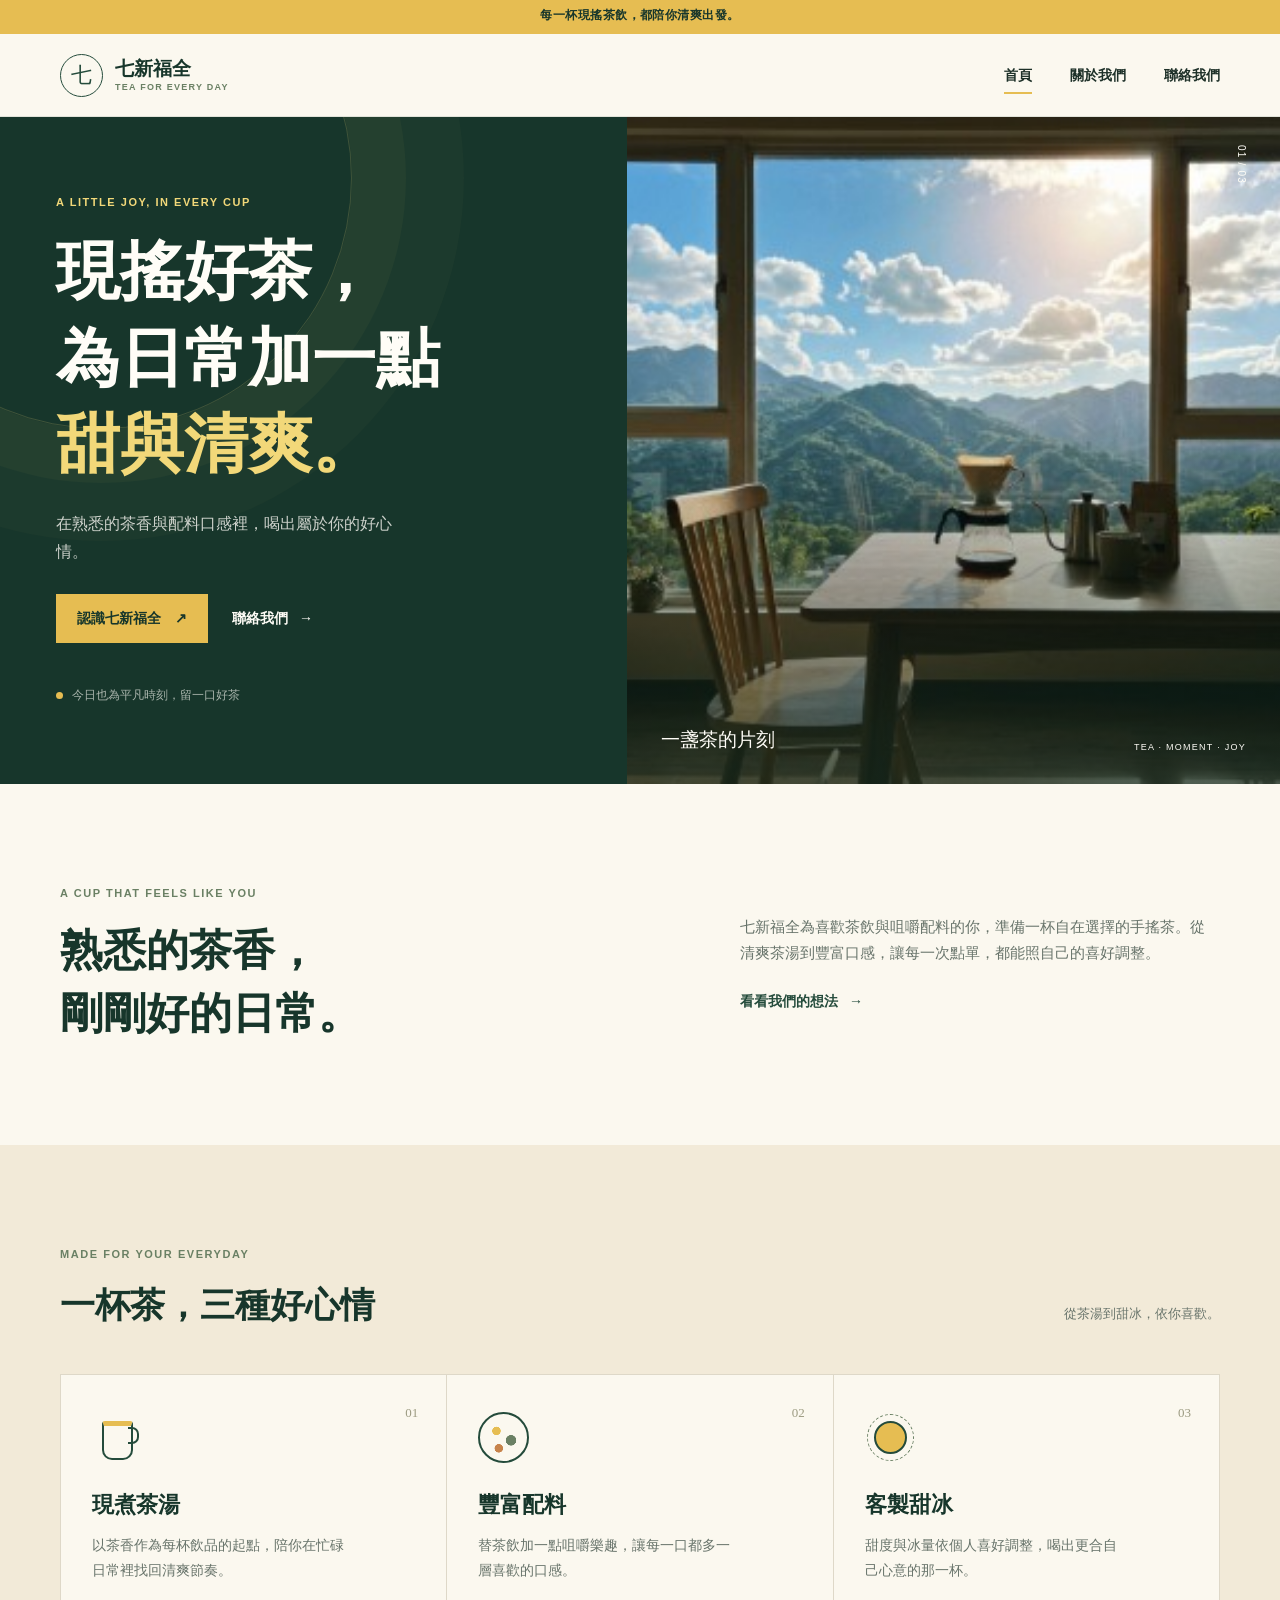
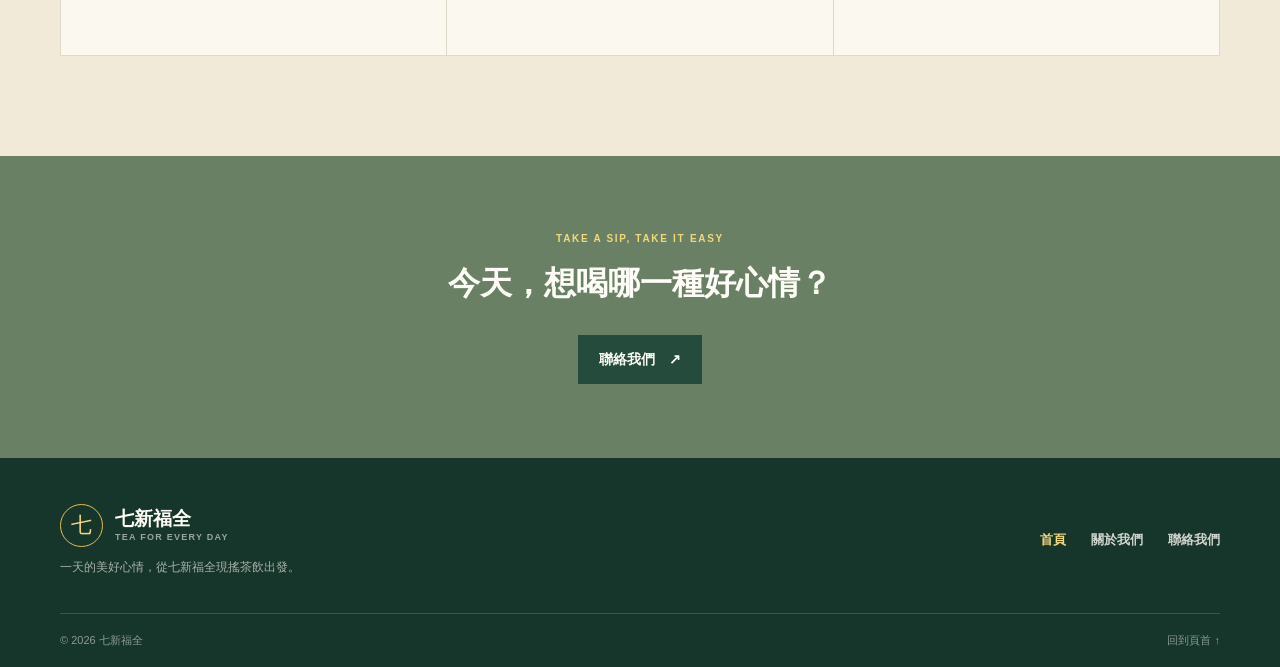
<file: pages/index.html>
<!doctype html>
<html lang="zh-Hant">
<head>
  <meta charset="utf-8">
  <meta name="viewport" content="width=device-width, initial-scale=1">
  <meta name="description" content="七新福全以茶香、豐富配料與個人化甜冰選擇，陪你為日常添一點清爽。">
  <title>七新福全｜現搖好茶，清爽出發</title>
  <link rel="stylesheet" href="assets/css/site.css">
  <script src="assets/js/site.js" defer></script>
</head>
<body>
  <a class="skip-link" href="#main">跳至主要內容</a>
  <div class="announcement">每一杯現搖茶飲，都陪你清爽出發。</div>
  <header class="site-header">
    <div class="nav-wrap">
      <a class="brand" href="index.html" aria-label="七新福全首頁">
        <span class="brand-mark" aria-hidden="true">七</span>
        <span class="brand-name">七新福全<small>TEA FOR EVERY DAY</small></span>
      </a>
      <button class="menu-toggle" type="button" aria-expanded="false" aria-controls="site-navigation" aria-label="開啟導覽選單" data-menu-toggle>
        <span></span><span></span>
      </button>
      <nav class="site-nav" id="site-navigation" aria-label="主要導覽">
        <a href="index.html" aria-current="page">首頁</a>
        <a href="about.html">關於我們</a>
        <a href="contact.html">聯絡我們</a>
      </nav>
    </div>
  </header>

  <main id="main">
    <section class="home-hero">
      <div class="hero-copy">
        <p class="eyebrow">A LITTLE JOY, IN EVERY CUP</p>
        <h1>現搖好茶，<br>為日常加一點<span>甜與清爽。</span></h1>
        <p class="hero-lede">在熟悉的茶香與配料口感裡，喝出屬於你的好心情。</p>
        <div class="hero-actions">
          <a class="button button-light" href="about.html">認識七新福全 <span aria-hidden="true">↗</span></a>
          <a class="text-link text-link-light" href="contact.html">聯絡我們 <span aria-hidden="true">→</span></a>
        </div>
        <p class="hero-note"><span class="note-dot"></span> 今日也為平凡時刻，留一口好茶</p>
      </div>
      <figure class="hero-photo">
        <img src="../onepage3/images/hero.jpg" alt="窗邊茶席與窗外山景，光線灑落在桌面的日常飲茶空間">
        <figcaption><span>一盞茶的片刻</span><span>TEA · MOMENT · JOY</span></figcaption>
      </figure>
      <span class="hero-index" aria-hidden="true">01 / 03</span>
    </section>

    <section class="intro-section section-pad" aria-labelledby="intro-title">
      <div class="section-heading">
        <p class="eyebrow">A CUP THAT FEELS LIKE YOU</p>
        <h2 id="intro-title">熟悉的茶香，<br class="mobile-break">剛剛好的日常。</h2>
      </div>
      <div class="intro-copy">
        <p>七新福全為喜歡茶飲與咀嚼配料的你，準備一杯自在選擇的手搖茶。從清爽茶湯到豐富口感，讓每一次點單，都能照自己的喜好調整。</p>
        <a class="text-link" href="about.html">看看我們的想法 <span aria-hidden="true">→</span></a>
      </div>
    </section>

    <section class="features-section section-pad" aria-labelledby="features-title">
      <div class="section-topline">
        <div>
          <p class="eyebrow">MADE FOR YOUR EVERYDAY</p>
          <h2 id="features-title">一杯茶，三種好心情</h2>
        </div>
        <span class="section-aside">從茶湯到甜冰，依你喜歡。</span>
      </div>
      <div class="feature-grid">
        <article class="feature-item">
          <span class="feature-number">01</span>
          <span class="feature-symbol symbol-cup" aria-hidden="true"></span>
          <h3>現煮茶湯</h3>
          <p>以茶香作為每杯飲品的起點，陪你在忙碌日常裡找回清爽節奏。</p>
        </article>
        <article class="feature-item">
          <span class="feature-number">02</span>
          <span class="feature-symbol symbol-pearl" aria-hidden="true"></span>
          <h3>豐富配料</h3>
          <p>替茶飲加一點咀嚼樂趣，讓每一口都多一層喜歡的口感。</p>
        </article>
        <article class="feature-item">
          <span class="feature-number">03</span>
          <span class="feature-symbol symbol-sun" aria-hidden="true"></span>
          <h3>客製甜冰</h3>
          <p>甜度與冰量依個人喜好調整，喝出更合自己心意的那一杯。</p>
        </article>
      </div>
    </section>

    <section class="closing-band">
      <p>TAKE A SIP, TAKE IT EASY</p>
      <h2>今天，想喝哪一種好心情？</h2>
      <a class="button button-dark" href="contact.html">聯絡我們 <span aria-hidden="true">↗</span></a>
    </section>
  </main>

  <footer class="site-footer">
    <div class="footer-main">
      <a class="brand brand-footer" href="index.html">
        <span class="brand-mark" aria-hidden="true">七</span>
        <span class="brand-name">七新福全<small>TEA FOR EVERY DAY</small></span>
      </a>
      <p>一天的美好心情，從七新福全現搖茶飲出發。</p>
      <nav class="footer-nav" aria-label="頁尾導覽">
        <a href="index.html" aria-current="page">首頁</a>
        <a href="about.html">關於我們</a>
        <a href="contact.html">聯絡我們</a>
      </nav>
    </div>
    <div class="footer-bottom"><span>© 2026 七新福全</span><a href="#main">回到頁首 ↑</a></div>
  </footer>
</body>
</html>
</file>
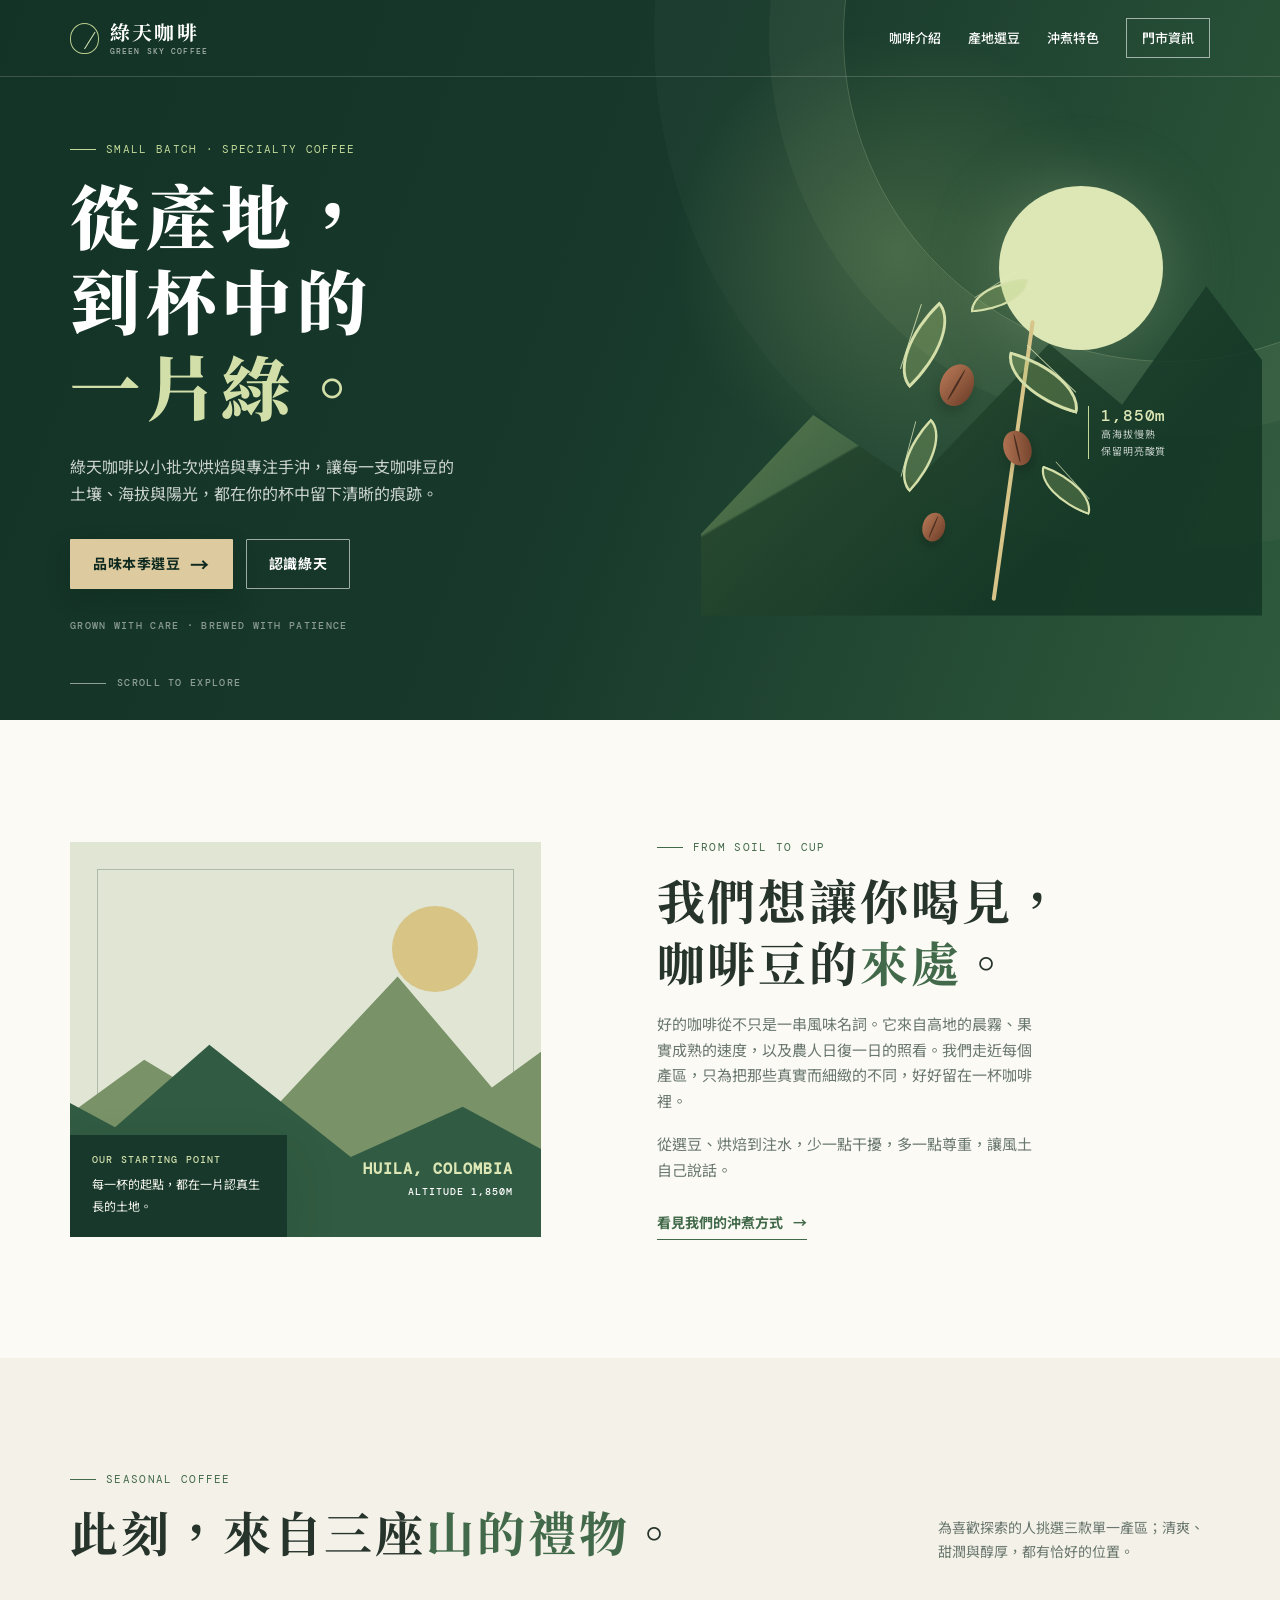
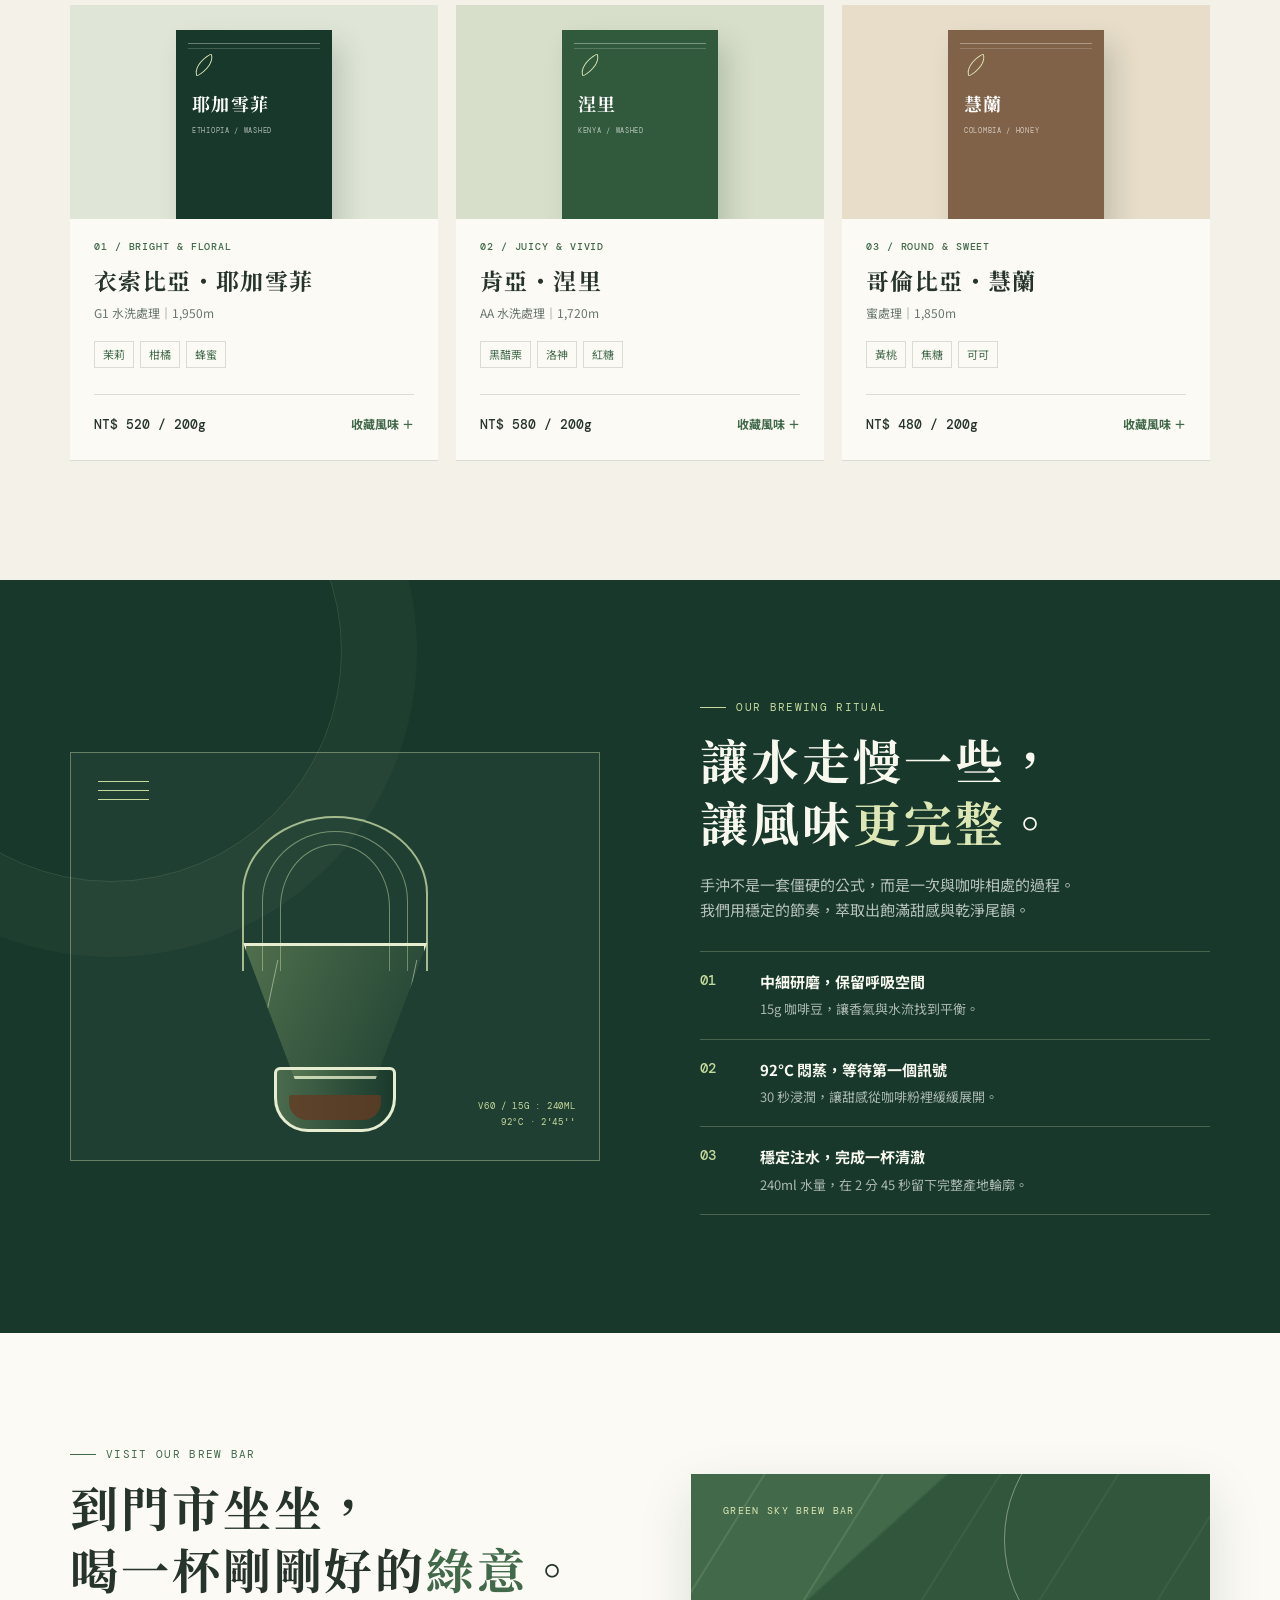
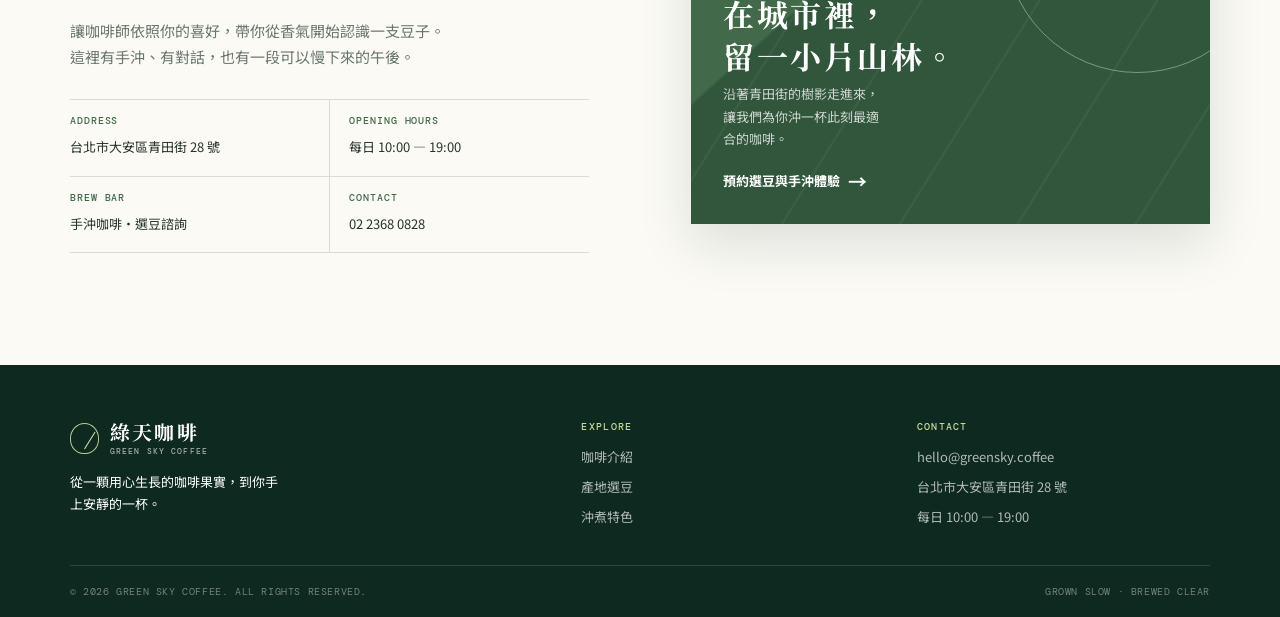
<file: refined/index.html>
<!DOCTYPE html>
<html lang="zh-Hant">
<head>
  <meta charset="UTF-8">
  <meta name="viewport" content="width=device-width, initial-scale=1.0">
  <meta name="description" content="綠天咖啡以小批次烘焙與手沖，讓每一支精品咖啡豆的產地風土清晰抵達杯中。">
  <title>綠天咖啡｜從產地，到杯中的一片綠</title>
  <link rel="preconnect" href="https://fonts.googleapis.com">
  <link rel="preconnect" href="https://fonts.gstatic.com" crossorigin>
  <link href="https://fonts.googleapis.com/css2?family=DM+Mono:wght@400;500&family=Noto+Sans+TC:wght@400;500;600;700&family=Noto+Serif+TC:wght@500;600;700;900&display=swap" rel="stylesheet">
  <style>
    :root {
      --forest: #17382b;
      --deep-forest: #0e291f;
      --moss: #426a4a;
      --leaf: #9aaa72;
      --cream: #f4f1e8;
      --paper: #fbfaf5;
      --oat: #ddca9e;
      --clay: #ad7655;
      --ink: #26342b;
      --muted: #69776e;
      --line: #d9ddd1;
      --shadow: 0 20px 50px rgba(18, 45, 32, .13);
    }

    * { box-sizing: border-box; }
    html { scroll-behavior: smooth; }
    body { margin: 0; background: var(--cream); color: var(--ink); font-family: "Noto Sans TC", sans-serif; line-height: 1.7; -webkit-font-smoothing: antialiased; }
    a { color: inherit; text-decoration: none; }
    button, input { font: inherit; }
    button { cursor: pointer; }
    .container { width: min(1140px, calc(100% - 52px)); margin: 0 auto; }
    .sr-only { position: absolute; width: 1px; height: 1px; overflow: hidden; clip: rect(0,0,0,0); white-space: nowrap; }
    .eyebrow { display: flex; align-items: center; gap: 10px; margin: 0 0 12px; color: var(--moss); font-family: "DM Mono", monospace; font-size: 11px; letter-spacing: .12em; }
    .eyebrow::before { content: ""; width: 26px; height: 1px; background: currentColor; }
    .title { margin: 0; font: 700 clamp(30px, 4vw, 48px)/1.3 "Noto Serif TC", serif; letter-spacing: .06em; }
    .title strong { color: var(--moss); font: inherit; }
    .copy { max-width: 48ch; margin: 18px 0 0; color: var(--muted); font-size: 15px; }
    .button { display: inline-flex; align-items: center; justify-content: center; gap: 10px; min-height: 50px; padding: 12px 22px; border: 1px solid transparent; border-radius: 1px; font-size: 14px; font-weight: 700; letter-spacing: .04em; transition: transform .2s ease, background .2s ease, color .2s ease, border-color .2s ease; }
    .button:hover { transform: translateY(-2px); }
    .button:focus-visible, a:focus-visible, button:focus-visible, input:focus-visible { outline: 3px solid #d3c66b; outline-offset: 3px; }
    .button-main { color: var(--deep-forest); background: var(--oat); box-shadow: 0 10px 24px rgba(7, 27, 18, .18); }
    .button-main:hover { background: #eddaac; }
    .button-light { border-color: rgba(255,255,255,.58); color: #fff; }
    .button-light:hover { background: rgba(255,255,255,.12); }
    .icon-arrow { font-size: 19px; line-height: 1; }

    /* Header */
    .header { position: absolute; z-index: 10; width: 100%; color: #fff; border-bottom: 1px solid rgba(255,255,255,.17); }
    .nav { display: flex; min-height: 76px; align-items: center; justify-content: space-between; }
    .brand { display: flex; align-items: center; gap: 11px; font: 700 20px/1 "Noto Serif TC", serif; letter-spacing: .11em; }
    .brand-symbol { position: relative; width: 29px; height: 31px; border: 1px solid #bbcd91; border-radius: 50% 50% 47% 47%; color: #d9e5b6; }
    .brand-symbol::before { content: ""; position: absolute; top: 5px; left: 13px; width: 1px; height: 20px; background: #d9e5b6; transform: rotate(32deg); transform-origin: bottom; }
    .brand small { display: block; margin-top: 5px; color: rgba(255,255,255,.63); font: 500 8px/1 "DM Mono", monospace; letter-spacing: .14em; }
    .nav-links { display: flex; align-items: center; gap: 27px; font-size: 13px; font-weight: 500; }
    .nav-links a { position: relative; padding: 6px 0; }
    .nav-links a:not(.nav-book)::after { content: ""; position: absolute; right: 0; bottom: 0; left: 0; height: 1px; background: var(--leaf); transform: scaleX(0); transform-origin: right; transition: transform .2s; }
    .nav-links a:not(.nav-book):hover::after { transform: scaleX(1); transform-origin: left; }
    .nav-book { padding: 8px 15px !important; border: 1px solid rgba(255,255,255,.58); }
    .nav-book:hover { color: var(--forest); background: #fff; }
    .menu-button { display: none; width: 40px; height: 40px; border: 0; color: #fff; background: transparent; font-size: 23px; }

    /* Hero */
    .hero { position: relative; min-height: 720px; overflow: hidden; color: #fff; background: var(--forest); }
    .hero::before { content: ""; position: absolute; inset: 0; background: radial-gradient(circle at 70% 35%, rgba(141,170,103,.28), transparent 22%), linear-gradient(110deg, #133326 0%, #17382b 47%, #2f5a3c 100%); }
    .hero::after { content: ""; position: absolute; top: -290px; right: -215px; width: 650px; height: 650px; border: 1px solid rgba(223,235,186,.22); border-radius: 50%; box-shadow: 0 0 0 74px rgba(223,235,186,.045), 0 0 0 189px rgba(223,235,186,.025); }
    .hero-grid { position: relative; z-index: 1; display: grid; grid-template-columns: 1.05fr .95fr; gap: 35px; align-items: center; min-height: 720px; padding: 126px 0 72px; }
    .hero .eyebrow { color: #c3d99a; }
    .hero h1 { max-width: 12ch; margin: 0; font: 900 clamp(43px, 5.5vw, 70px)/1.22 "Noto Serif TC", serif; letter-spacing: .08em; }
    .hero h1 em { color: #d2dfa9; font-style: normal; }
    .hero-lede { max-width: 43ch; margin: 26px 0 31px; color: rgba(255,255,255,.78); font-size: 16px; }
    .hero-actions { display: flex; flex-wrap: wrap; gap: 13px; }
    .hero-signature { margin: 29px 0 0; color: rgba(255,255,255,.5); font: 500 10px/1.6 "DM Mono", monospace; letter-spacing: .13em; }
    .hero-visual { position: relative; height: 453px; }
    .sun-disc { position: absolute; top: 25px; right: 9%; width: 164px; height: 164px; border-radius: 50%; background: #dce7b5; box-shadow: 0 0 72px rgba(220,231,181,.25); }
    .hill { position: absolute; right: -10%; bottom: -2px; width: 107%; height: 75%; clip-path: polygon(0 76%, 20% 41%, 38% 61%, 62% 20%, 75% 38%, 90% 3%, 100% 25%, 100% 100%, 0 100%); background: linear-gradient(136deg, #72905c, #244c36 69%); opacity: .88; }
    .hill::after { content: ""; position: absolute; inset: 0; background: linear-gradient(150deg, transparent 39%, rgba(8,38,25,.55) 39.5% 100%); }
    .coffee-plant { position: absolute; z-index: 2; right: 19%; bottom: 13px; width: 255px; height: 330px; transform: rotate(-4deg); }
    .stem { position: absolute; bottom: 0; left: 125px; width: 4px; height: 283px; border-radius: 4px; background: #d6c488; transform: rotate(12deg); transform-origin: bottom; }
    .leaf { position: absolute; width: 82px; height: 42px; border: 3px solid #d5dfa9; border-radius: 100% 0 100% 0; background: rgba(173,202,117,.26); }
    .leaf::after { content: ""; position: absolute; top: 50%; left: 4px; width: 68px; height: 1px; background: rgba(226,237,189,.78); transform: rotate(-28deg); transform-origin: left; }
    .leaf-a { top: 49px; left: 35px; transform: rotate(-40deg); }
    .leaf-b { top: 95px; right: 22px; transform: rotate(20deg) scaleX(-1); }
    .leaf-c { top: 159px; left: 23px; transform: rotate(-43deg) scale(.84); }
    .leaf-d { top: 204px; right: 7px; transform: rotate(24deg) scaleX(-1) scale(.74); }
    .leaf-e { top: 5px; right: 60px; transform: rotate(0deg) scale(.72); }
    .bean { position: absolute; z-index: 3; width: 33px; height: 43px; border-radius: 50%; background: linear-gradient(110deg, #b87957, #6d3e28); box-shadow: 0 8px 12px rgba(0,0,0,.17); }
    .bean::before { content: ""; position: absolute; top: 4px; bottom: 4px; left: 15px; width: 2px; border-radius: 50%; background: rgba(45,26,19,.72); transform: rotate(8deg); }
    .bean-1 { top: 91px; left: 89px; transform: rotate(26deg); }
    .bean-2 { top: 158px; right: 77px; transform: rotate(-17deg) scale(.83); }
    .bean-3 { top: 231px; left: 56px; transform: rotate(19deg) scale(.68); }
    .origin-tag { position: absolute; z-index: 3; top: 52%; right: -2%; width: 132px; padding-left: 12px; border-left: 1px solid #c3d99a; color: rgba(255,255,255,.76); font-size: 10px; line-height: 1.7; letter-spacing: .08em; }
    .origin-tag b { display: block; color: #dce7b5; font: 500 16px/1.2 "DM Mono", monospace; }
    .scroll-hint { position: absolute; bottom: 22px; left: max(26px, calc((100% - 1140px) / 2)); z-index: 2; display: flex; gap: 11px; align-items: center; color: rgba(255,255,255,.52); font: 500 10px/1 "DM Mono", monospace; letter-spacing: .13em; }
    .scroll-hint::before { content: ""; width: 36px; height: 1px; background: currentColor; }

    /* Story */
    .story { padding: 118px 0; background: var(--paper); }
    .story-grid { display: grid; grid-template-columns: .92fr 1.08fr; gap: clamp(46px, 9vw, 120px); align-items: center; }
    .origin-window { position: relative; min-height: 395px; overflow: hidden; background: #e0e5d4; }
    .origin-window::before { content: ""; position: absolute; inset: 27px; border: 1px solid rgba(23,56,43,.25); }
    .origin-sun { position: absolute; top: 64px; right: 63px; width: 86px; height: 86px; border-radius: 50%; background: #d8c485; }
    .origin-hill-one, .origin-hill-two { position: absolute; right: -12%; bottom: -2%; left: -13%; clip-path: polygon(0 72%, 23% 40%, 42% 62%, 66% 13%, 82% 49%, 100% 24%, 100% 100%, 0 100%); }
    .origin-hill-one { height: 78%; background: #799267; }
    .origin-hill-two { height: 58%; background: #315b42; transform: scaleX(-1); }
    .origin-label { position: absolute; z-index: 2; right: 28px; bottom: 27px; color: #fff; font: 500 10px/1.7 "DM Mono", monospace; letter-spacing: .1em; text-align: right; }
    .origin-label b { display: block; color: #dce7b5; font-size: 15px; }
    .story-note { position: absolute; z-index: 3; bottom: 0; left: 0; width: 217px; padding: 20px 22px; color: #f9f8f1; background: var(--forest); box-shadow: var(--shadow); }
    .story-note b { display: block; margin-bottom: 8px; color: #cfddaa; font: 500 10px/1 "DM Mono", monospace; letter-spacing: .12em; }
    .story-note p { margin: 0; font-size: 12px; line-height: 1.8; }
    .story-link { display: inline-flex; gap: 10px; margin-top: 29px; padding-bottom: 4px; border-bottom: 1px solid var(--moss); color: var(--moss); font-size: 14px; font-weight: 700; }

    /* Selection */
    .selection { padding: 112px 0 120px; background: var(--cream); }
    .section-head { display: flex; align-items: end; justify-content: space-between; gap: 30px; margin-bottom: 42px; }
    .section-head .copy { max-width: 34ch; margin: 0; font-size: 14px; }
    .coffee-grid { display: grid; grid-template-columns: repeat(3, 1fr); gap: 18px; }
    .coffee-card { display: flex; flex-direction: column; min-height: 455px; background: var(--paper); box-shadow: 0 1px 0 var(--line); transition: transform .25s ease, box-shadow .25s ease; }
    .coffee-card:hover { transform: translateY(-6px); box-shadow: var(--shadow); }
    .bag-visual { position: relative; height: 214px; overflow: hidden; background: #dfe6d7; }
    .coffee-card:nth-child(2) .bag-visual { background: #d7dfca; }
    .coffee-card:nth-child(3) .bag-visual { background: #e7ddc9; }
    .bag { position: absolute; right: 50%; bottom: -10px; width: 156px; height: 199px; padding: 28px 16px; color: #fff; background: var(--forest); box-shadow: 10px 14px 25px rgba(20,50,36,.17); transform: translateX(50%); }
    .coffee-card:nth-child(2) .bag { background: #315a3d; }
    .coffee-card:nth-child(3) .bag { background: #806248; }
    .bag::before { content: ""; position: absolute; top: 13px; right: 12px; left: 12px; height: 1px; background: rgba(255,255,255,.35); box-shadow: 0 5px 0 rgba(255,255,255,.18); }
    .bag .mini-leaf { display: block; width: 24px; height: 14px; margin-bottom: 19px; border: 1px solid #dce7b5; border-radius: 100% 0; transform: rotate(-28deg); }
    .bag .bag-name { position: relative; z-index: 1; font: 700 18px/1.3 "Noto Serif TC", serif; letter-spacing: .07em; }
    .bag .bag-origin { display: block; margin-top: 7px; color: rgba(255,255,255,.65); font: 400 7px/1.4 "DM Mono", monospace; letter-spacing: .1em; }
    .card-body { display: flex; flex: 1; flex-direction: column; padding: 23px 24px 22px; }
    .card-index { color: var(--moss); font: 500 10px/1 "DM Mono", monospace; letter-spacing: .09em; }
    .card-body h3 { margin: 13px 0 5px; font: 700 23px/1.4 "Noto Serif TC", serif; letter-spacing: .06em; }
    .card-origin { margin: 0; color: var(--muted); font-size: 12px; }
    .flavour { display: flex; flex-wrap: wrap; gap: 6px; margin: 18px 0 auto; }
    .flavour span { padding: 3px 8px; border: 1px solid var(--line); color: var(--moss); font-size: 11px; }
    .card-footer { display: flex; align-items: center; justify-content: space-between; gap: 12px; margin-top: 20px; padding-top: 15px; border-top: 1px solid var(--line); }
    .price { font: 500 13px/1 "DM Mono", monospace; }
    .save-button { padding: 4px 0; border: 0; color: var(--moss); background: transparent; font-size: 12px; font-weight: 700; }
    .save-button:hover { color: var(--clay); }

    /* Brew */
    .brew { position: relative; overflow: hidden; padding: 118px 0; color: #f8f8ef; background: var(--forest); }
    .brew::before { content: ""; position: absolute; top: -160px; left: -120px; width: 460px; height: 460px; border: 1px solid rgba(211,227,166,.14); border-radius: 50%; box-shadow: 0 0 0 75px rgba(211,227,166,.035); }
    .brew-grid { position: relative; z-index: 1; display: grid; grid-template-columns: 1.02fr .98fr; gap: clamp(45px, 8vw, 100px); align-items: center; }
    .brew .eyebrow { color: #c6d99c; }
    .brew .title strong { color: #dce7b5; }
    .brew .copy { color: rgba(255,255,255,.69); }
    .brew-drawing { position: relative; min-height: 409px; border: 1px solid rgba(220,231,181,.38); background: rgba(255,255,255,.035); }
    .brew-drawing::before { content: ""; position: absolute; top: 28px; left: 27px; width: 51px; height: 1px; background: #c6d99c; box-shadow: 0 9px 0 #c6d99c, 0 18px 0 #c6d99c; }
    .water-lines { position: absolute; top: 63px; left: 50%; width: 186px; height: 155px; border: 2px solid rgba(210,228,174,.75); border-bottom: 0; border-radius: 50% 50% 0 0; transform: translateX(-50%); }
    .water-lines::before, .water-lines::after { content: ""; position: absolute; top: 13px; right: 18px; bottom: 0; left: 18px; border: 1px solid rgba(210,228,174,.48); border-bottom: 0; border-radius: 50% 50% 0 0; }
    .water-lines::after { top: 26px; right: 36px; left: 36px; }
    .dripper { position: absolute; bottom: 81px; left: 50%; width: 184px; height: 136px; border: 3px solid #e6edd0; background: linear-gradient(115deg, rgba(173,203,129,.34), rgba(30,74,48,.14)); clip-path: polygon(0 0,100% 0,72% 100%,28% 100%); transform: translateX(-50%); }
    .dripper::before { content: ""; position: absolute; top: 14px; right: 19px; bottom: 0; left: 19px; border-left: 1px solid rgba(230,237,208,.5); border-right: 1px solid rgba(230,237,208,.5); transform: skewX(-12deg); }
    .server { position: absolute; bottom: 28px; left: 50%; width: 122px; height: 65px; border: 3px solid #e6edd0; border-radius: 6px 6px 34px 34px; background: linear-gradient(90deg, rgba(160,192,130,.34), rgba(9,41,27,.24)); transform: translateX(-50%); }
    .server::after { content: ""; position: absolute; right: 12px; bottom: 9px; left: 12px; height: 25px; border-radius: 2px 2px 18px 18px; background: rgba(100,59,35,.8); }
    .brew-caption { position: absolute; right: 24px; bottom: 21px; color: #c6d99c; font: 400 9px/1.8 "DM Mono", monospace; letter-spacing: .08em; text-align: right; }
    .method-list { display: grid; gap: 0; margin: 28px 0 0; padding: 0; list-style: none; }
    .method-list li { display: grid; grid-template-columns: 45px 1fr; gap: 15px; padding: 17px 0; border-top: 1px solid rgba(220,231,181,.25); }
    .method-list li:last-child { border-bottom: 1px solid rgba(220,231,181,.25); }
    .method-no { color: #c6d99c; font: 500 14px/1.7 "DM Mono", monospace; }
    .method-text b { display: block; font-size: 15px; }
    .method-text span { color: rgba(255,255,255,.64); font-size: 13px; }

    /* Visit */
    .visit { padding: 112px 0; background: var(--paper); }
    .visit-grid { display: grid; grid-template-columns: 1fr 1fr; gap: clamp(42px, 8vw, 105px); align-items: center; }
    .store-card { position: relative; min-height: 350px; overflow: hidden; color: #fff; background: var(--moss); box-shadow: var(--shadow); }
    .store-card::before { content: ""; position: absolute; inset: 0; opacity: .68; background: linear-gradient(138deg, transparent 28%, rgba(11,45,30,.46) 28.5% 100%), repeating-linear-gradient(122deg, transparent 0 61px, rgba(224,235,195,.18) 62px 63px, transparent 64px 100px); }
    .store-card::after { content: ""; position: absolute; top: -68px; right: -61px; width: 265px; height: 265px; border: 1px solid rgba(227,237,203,.44); border-radius: 50%; }
    .store-inner { position: relative; z-index: 1; display: flex; min-height: 350px; flex-direction: column; padding: 32px; }
    .store-kicker { margin: 0; color: #dce7b5; font: 400 10px/1 "DM Mono", monospace; letter-spacing: .13em; }
    .store-inner h3 { margin: auto 0 7px; font: 700 31px/1.35 "Noto Serif TC", serif; letter-spacing: .08em; }
    .store-inner p:not(.store-kicker) { max-width: 23ch; margin: 0; color: rgba(255,255,255,.76); font-size: 13px; }
    .store-link { display: inline-flex; align-items: center; gap: 8px; margin-top: 20px; color: #fff; font-size: 13px; font-weight: 700; }
    .details { display: grid; grid-template-columns: repeat(2, 1fr); gap: 0; margin: 30px 0 0; }
    .detail { padding: 16px 0; border-top: 1px solid var(--line); }
    .detail:nth-last-child(-n+2) { border-bottom: 1px solid var(--line); }
    .detail:nth-child(odd) { padding-right: 19px; }
    .detail:nth-child(even) { padding-left: 19px; border-left: 1px solid var(--line); }
    .detail b { display: block; margin-bottom: 6px; color: var(--moss); font: 500 10px/1 "DM Mono", monospace; letter-spacing: .09em; }
    .detail span { font-size: 13px; }

    /* Footer and small UI */
    footer { color: rgba(255,255,255,.68); background: var(--deep-forest); }
    .footer-grid { display: grid; grid-template-columns: 1.6fr 1fr 1fr; gap: 42px; padding: 57px 0 37px; }
    .footer-brand { color: #fff; }
    .footer-brand p { max-width: 30ch; margin: 16px 0 0; font-size: 13px; }
    .footer-heading { margin: 0 0 14px; color: #c6d99c; font: 500 10px/1 "DM Mono", monospace; letter-spacing: .13em; }
    .footer-list { margin: 0; padding: 0; list-style: none; font-size: 13px; }
    .footer-list li + li { margin-top: 8px; }
    .footer-list a:hover { color: #fff; }
    .footer-bottom { display: flex; justify-content: space-between; gap: 20px; padding: 18px 0; border-top: 1px solid rgba(255,255,255,.13); color: rgba(255,255,255,.42); font: 400 10px/1.5 "DM Mono", monospace; letter-spacing: .06em; }
    .toast { position: fixed; right: 22px; bottom: 22px; z-index: 30; max-width: min(340px, calc(100% - 44px)); padding: 13px 17px; border-left: 3px solid var(--oat); color: #fff; background: var(--deep-forest); box-shadow: var(--shadow); font-size: 13px; opacity: 0; pointer-events: none; transform: translateY(12px); transition: opacity .23s ease, transform .23s ease; }
    .toast.show { opacity: 1; transform: translateY(0); }
    .reveal { opacity: 0; transform: translateY(18px); transition: opacity .65s ease, transform .65s ease; }
    .reveal.in { opacity: 1; transform: translateY(0); }

    @media (max-width: 840px) {
      .nav { min-height: 68px; }
      .menu-button { display: block; }
      .nav-links { position: absolute; top: 68px; right: 0; left: 0; display: grid; gap: 0; max-height: 0; overflow: hidden; background: #112f23; transition: max-height .28s ease; }
      .nav-links.open { max-height: 300px; border-top: 1px solid rgba(255,255,255,.14); }
      .nav-links a { padding: 13px 26px; border-bottom: 1px solid rgba(255,255,255,.1); }
      .nav-links .nav-book { margin: 10px 26px; text-align: center; }
      .hero, .hero-grid { min-height: 725px; }
      .hero-grid { grid-template-columns: 1fr; padding-top: 110px; }
      .hero-visual { height: 280px; margin-top: -40px; }
      .sun-disc { top: 8px; right: 14%; width: 118px; height: 118px; }
      .hill { width: 86%; height: 97%; }
      .coffee-plant { right: 16%; bottom: -24px; transform: scale(.75) rotate(-4deg); transform-origin: bottom right; }
      .origin-tag { top: 45%; right: 1%; }
      .story-grid, .brew-grid, .visit-grid { grid-template-columns: 1fr; }
      .origin-window { max-width: 560px; width: 100%; }
      .coffee-grid { grid-template-columns: repeat(2, 1fr); }
      .coffee-card:last-child { grid-column: span 2; }
      .footer-grid { grid-template-columns: 1.4fr 1fr; }
      .footer-brand { grid-column: span 2; }
    }

    @media (max-width: 570px) {
      .container { width: min(100% - 34px, 1140px); }
      .hero, .hero-grid { min-height: 680px; }
      .hero-grid { padding-top: 99px; padding-bottom: 44px; }
      .hero h1 { font-size: 40px; }
      .hero-lede { margin: 19px 0 23px; font-size: 14px; }
      .hero-visual { height: 238px; }
      .origin-tag { display: none; }
      .scroll-hint { bottom: 12px; left: 17px; }
      .story, .selection, .brew, .visit { padding: 76px 0; }
      .origin-window { min-height: 335px; }
      .story-note { width: 190px; padding: 16px; }
      .section-head { display: block; }
      .section-head .copy { margin-top: 15px; }
      .coffee-grid { grid-template-columns: 1fr; }
      .coffee-card:last-child { grid-column: auto; }
      .brew-drawing { min-height: 325px; }
      .water-lines { transform: translateX(-50%) scale(.82); transform-origin: top; }
      .dripper { transform: translateX(-50%) scale(.8); transform-origin: bottom; }
      .server { transform: translateX(-50%) scale(.8); transform-origin: bottom; }
      .details { grid-template-columns: 1fr; }
      .detail, .detail:nth-last-child(-n+2) { border-bottom: 0; }
      .detail:first-child { border-top: 1px solid var(--line); }
      .detail:last-child { border-bottom: 1px solid var(--line); }
      .detail:nth-child(even) { padding-left: 0; border-left: 0; }
      .footer-grid { grid-template-columns: 1fr; gap: 30px; }
      .footer-brand { grid-column: auto; }
      .footer-bottom { display: block; }
      .footer-bottom span + span { display: block; margin-top: 6px; }
    }

    @media (prefers-reduced-motion: reduce) {
      html { scroll-behavior: auto; }
      *, *::before, *::after { transition-duration: .01ms !important; animation-duration: .01ms !important; }
      .reveal { opacity: 1; transform: none; }
    }
  </style>
</head>
<body>
  <header class="header" id="top">
    <nav class="nav container" aria-label="主要導覽">
      <a class="brand" href="#top" aria-label="回到綠天咖啡首頁"><span class="brand-symbol" aria-hidden="true"></span><span>綠天咖啡<small>GREEN SKY COFFEE</small></span></a>
      <button class="menu-button" type="button" aria-label="開啟導覽選單" aria-expanded="false" aria-controls="navLinks">☰</button>
      <div class="nav-links" id="navLinks">
        <a href="#story">咖啡介紹</a>
        <a href="#selection">產地選豆</a>
        <a href="#brew">沖煮特色</a>
        <a class="nav-book" href="#visit">門市資訊</a>
      </div>
    </nav>
  </header>

  <main>
    <section class="hero" aria-labelledby="heroTitle">
      <div class="hero-grid container">
        <div class="reveal">
          <p class="eyebrow">SMALL BATCH · SPECIALTY COFFEE</p>
          <h1 id="heroTitle">從產地，<br>到杯中的<br><em>一片綠。</em></h1>
          <p class="hero-lede">綠天咖啡以小批次烘焙與專注手沖，讓每一支咖啡豆的土壤、海拔與陽光，都在你的杯中留下清晰的痕跡。</p>
          <div class="hero-actions"><a class="button button-main" href="#selection">品味本季選豆 <span class="icon-arrow">→</span></a><a class="button button-light" href="#story">認識綠天</a></div>
          <p class="hero-signature">GROWN WITH CARE · BREWED WITH PATIENCE</p>
        </div>
        <div class="hero-visual" aria-hidden="true">
          <div class="sun-disc"></div><div class="hill"></div>
          <div class="coffee-plant"><span class="stem"></span><span class="leaf leaf-a"></span><span class="leaf leaf-b"></span><span class="leaf leaf-c"></span><span class="leaf leaf-d"></span><span class="leaf leaf-e"></span><span class="bean bean-1"></span><span class="bean bean-2"></span><span class="bean bean-3"></span></div>
          <p class="origin-tag"><b>1,850m</b>高海拔慢熟<br>保留明亮酸質</p>
        </div>
      </div>
      <p class="scroll-hint">SCROLL TO EXPLORE</p>
    </section>

    <section class="story" id="story" aria-labelledby="storyTitle">
      <div class="story-grid container">
        <div class="origin-window reveal" aria-hidden="true"><div class="origin-sun"></div><div class="origin-hill-one"></div><div class="origin-hill-two"></div><p class="origin-label"><b>HUILA, COLOMBIA</b>ALTITUDE 1,850M</p><div class="story-note"><b>OUR STARTING POINT</b><p>每一杯的起點，都在一片認真生長的土地。</p></div></div>
        <div class="reveal">
          <p class="eyebrow">FROM SOIL TO CUP</p>
          <h2 class="title" id="storyTitle">我們想讓你喝見，<br>咖啡豆的<strong>來處</strong>。</h2>
          <p class="copy">好的咖啡從不只是一串風味名詞。它來自高地的晨霧、果實成熟的速度，以及農人日復一日的照看。我們走近每個產區，只為把那些真實而細緻的不同，好好留在一杯咖啡裡。</p>
          <p class="copy">從選豆、烘焙到注水，少一點干擾，多一點尊重，讓風土自己說話。</p>
          <a class="story-link" href="#brew">看見我們的沖煮方式 <span>→</span></a>
        </div>
      </div>
    </section>

    <section class="selection" id="selection" aria-labelledby="selectionTitle">
      <div class="container">
        <div class="section-head reveal"><div><p class="eyebrow">SEASONAL COFFEE</p><h2 class="title" id="selectionTitle">此刻，來自三座<strong>山的禮物</strong>。</h2></div><p class="copy">為喜歡探索的人挑選三款單一產區；清爽、甜潤與醇厚，都有恰好的位置。</p></div>
        <div class="coffee-grid">
          <article class="coffee-card reveal">
            <div class="bag-visual" aria-hidden="true"><div class="bag"><span class="mini-leaf"></span><b class="bag-name">耶加雪菲</b><span class="bag-origin">ETHIOPIA / WASHED</span></div></div>
            <div class="card-body"><span class="card-index">01 / BRIGHT &amp; FLORAL</span><h3>衣索比亞・耶加雪菲</h3><p class="card-origin">G1 水洗處理｜1,950m</p><div class="flavour"><span>茉莉</span><span>柑橘</span><span>蜂蜜</span></div><div class="card-footer"><span class="price">NT$ 520 / 200g</span><button class="save-button" type="button" data-coffee="衣索比亞・耶加雪菲">收藏風味 ＋</button></div></div>
          </article>
          <article class="coffee-card reveal">
            <div class="bag-visual" aria-hidden="true"><div class="bag"><span class="mini-leaf"></span><b class="bag-name">涅里</b><span class="bag-origin">KENYA / WASHED</span></div></div>
            <div class="card-body"><span class="card-index">02 / JUICY &amp; VIVID</span><h3>肯亞・涅里</h3><p class="card-origin">AA 水洗處理｜1,720m</p><div class="flavour"><span>黑醋栗</span><span>洛神</span><span>紅糖</span></div><div class="card-footer"><span class="price">NT$ 580 / 200g</span><button class="save-button" type="button" data-coffee="肯亞・涅里">收藏風味 ＋</button></div></div>
          </article>
          <article class="coffee-card reveal">
            <div class="bag-visual" aria-hidden="true"><div class="bag"><span class="mini-leaf"></span><b class="bag-name">慧蘭</b><span class="bag-origin">COLOMBIA / HONEY</span></div></div>
            <div class="card-body"><span class="card-index">03 / ROUND &amp; SWEET</span><h3>哥倫比亞・慧蘭</h3><p class="card-origin">蜜處理｜1,850m</p><div class="flavour"><span>黃桃</span><span>焦糖</span><span>可可</span></div><div class="card-footer"><span class="price">NT$ 480 / 200g</span><button class="save-button" type="button" data-coffee="哥倫比亞・慧蘭">收藏風味 ＋</button></div></div>
          </article>
        </div>
      </div>
    </section>

    <section class="brew" id="brew" aria-labelledby="brewTitle">
      <div class="brew-grid container">
        <div class="brew-drawing reveal" aria-hidden="true"><div class="water-lines"></div><div class="dripper"></div><div class="server"></div><p class="brew-caption">V60 / 15G : 240ML<br>92°C · 2'45''</p></div>
        <div class="reveal">
          <p class="eyebrow">OUR BREWING RITUAL</p>
          <h2 class="title" id="brewTitle">讓水走慢一些，<br>讓風味<strong>更完整</strong>。</h2>
          <p class="copy">手沖不是一套僵硬的公式，而是一次與咖啡相處的過程。我們用穩定的節奏，萃取出飽滿甜感與乾淨尾韻。</p>
          <ol class="method-list">
            <li><span class="method-no">01</span><span class="method-text"><b>中細研磨，保留呼吸空間</b><span>15g 咖啡豆，讓香氣與水流找到平衡。</span></span></li>
            <li><span class="method-no">02</span><span class="method-text"><b>92°C 悶蒸，等待第一個訊號</b><span>30 秒浸潤，讓甜感從咖啡粉裡緩緩展開。</span></span></li>
            <li><span class="method-no">03</span><span class="method-text"><b>穩定注水，完成一杯清澈</b><span>240ml 水量，在 2 分 45 秒留下完整產地輪廓。</span></span></li>
          </ol>
        </div>
      </div>
    </section>

    <section class="visit" id="visit" aria-labelledby="visitTitle">
      <div class="visit-grid container">
        <div class="reveal"><p class="eyebrow">VISIT OUR BREW BAR</p><h2 class="title" id="visitTitle">到門市坐坐，<br>喝一杯剛剛好的<strong>綠意</strong>。</h2><p class="copy">讓咖啡師依照你的喜好，帶你從香氣開始認識一支豆子。這裡有手沖、有對話，也有一段可以慢下來的午後。</p><div class="details"><div class="detail"><b>ADDRESS</b><span>台北市大安區青田街 28 號</span></div><div class="detail"><b>OPENING HOURS</b><span>每日 10:00 — 19:00</span></div><div class="detail"><b>BREW BAR</b><span>手沖咖啡・選豆諮詢</span></div><div class="detail"><b>CONTACT</b><span>02 2368 0828</span></div></div></div>
        <aside class="store-card reveal" aria-label="綠天咖啡門市資訊卡"><div class="store-inner"><p class="store-kicker">GREEN SKY BREW BAR</p><h3>在城市裡，<br>留一小片山林。</h3><p>沿著青田街的樹影走進來，讓我們為你沖一杯此刻最適合的咖啡。</p><a class="store-link" href="mailto:hello@greensky.coffee">預約選豆與手沖體驗 <span class="icon-arrow">→</span></a></div></aside>
      </div>
    </section>
  </main>

  <footer>
    <div class="footer-grid container">
      <div class="footer-brand"><a class="brand" href="#top"><span class="brand-symbol" aria-hidden="true"></span><span>綠天咖啡<small>GREEN SKY COFFEE</small></span></a><p>從一顆用心生長的咖啡果實，到你手上安靜的一杯。</p></div>
      <div><p class="footer-heading">EXPLORE</p><ul class="footer-list"><li><a href="#story">咖啡介紹</a></li><li><a href="#selection">產地選豆</a></li><li><a href="#brew">沖煮特色</a></li></ul></div>
      <div><p class="footer-heading">CONTACT</p><ul class="footer-list"><li><a href="mailto:hello@greensky.coffee">hello@greensky.coffee</a></li><li>台北市大安區青田街 28 號</li><li>每日 10:00 — 19:00</li></ul></div>
    </div>
    <div class="footer-bottom container"><span>© 2026 GREEN SKY COFFEE. ALL RIGHTS RESERVED.</span><span>GROWN SLOW · BREWED CLEAR</span></div>
  </footer>

  <div class="toast" id="toast" role="status" aria-live="polite"></div>
  <script>
    const menuButton = document.querySelector('.menu-button');
    const navLinks = document.getElementById('navLinks');
    menuButton.addEventListener('click', () => {
      const opened = navLinks.classList.toggle('open');
      menuButton.setAttribute('aria-expanded', String(opened));
      menuButton.setAttribute('aria-label', opened ? '關閉導覽選單' : '開啟導覽選單');
      menuButton.textContent = opened ? '×' : '☰';
    });
    navLinks.querySelectorAll('a').forEach(link => link.addEventListener('click', () => {
      navLinks.classList.remove('open');
      menuButton.setAttribute('aria-expanded', 'false');
      menuButton.setAttribute('aria-label', '開啟導覽選單');
      menuButton.textContent = '☰';
    }));

    const toast = document.getElementById('toast');
    let toastTimer;
    function showToast(message) {
      window.clearTimeout(toastTimer);
      toast.textContent = message;
      toast.classList.add('show');
      toastTimer = window.setTimeout(() => toast.classList.remove('show'), 2600);
    }
    document.querySelectorAll('[data-coffee]').forEach(button => button.addEventListener('click', () => {
      showToast(`已收藏「${button.dataset.coffee}」，下次來門市時可以問問它。`);
    }));

    const reducedMotion = window.matchMedia('(prefers-reduced-motion: reduce)').matches;
    const revealItems = document.querySelectorAll('.reveal');
    if (reducedMotion || !('IntersectionObserver' in window)) {
      revealItems.forEach(element => element.classList.add('in'));
    } else {
      const observer = new IntersectionObserver(entries => {
        entries.forEach(entry => {
          if (entry.isIntersecting) {
            entry.target.classList.add('in');
            observer.unobserve(entry.target);
          }
        });
      }, { threshold: .12 });
      revealItems.forEach(element => observer.observe(element));
    }
  </script>
</body>
</html>
</file>
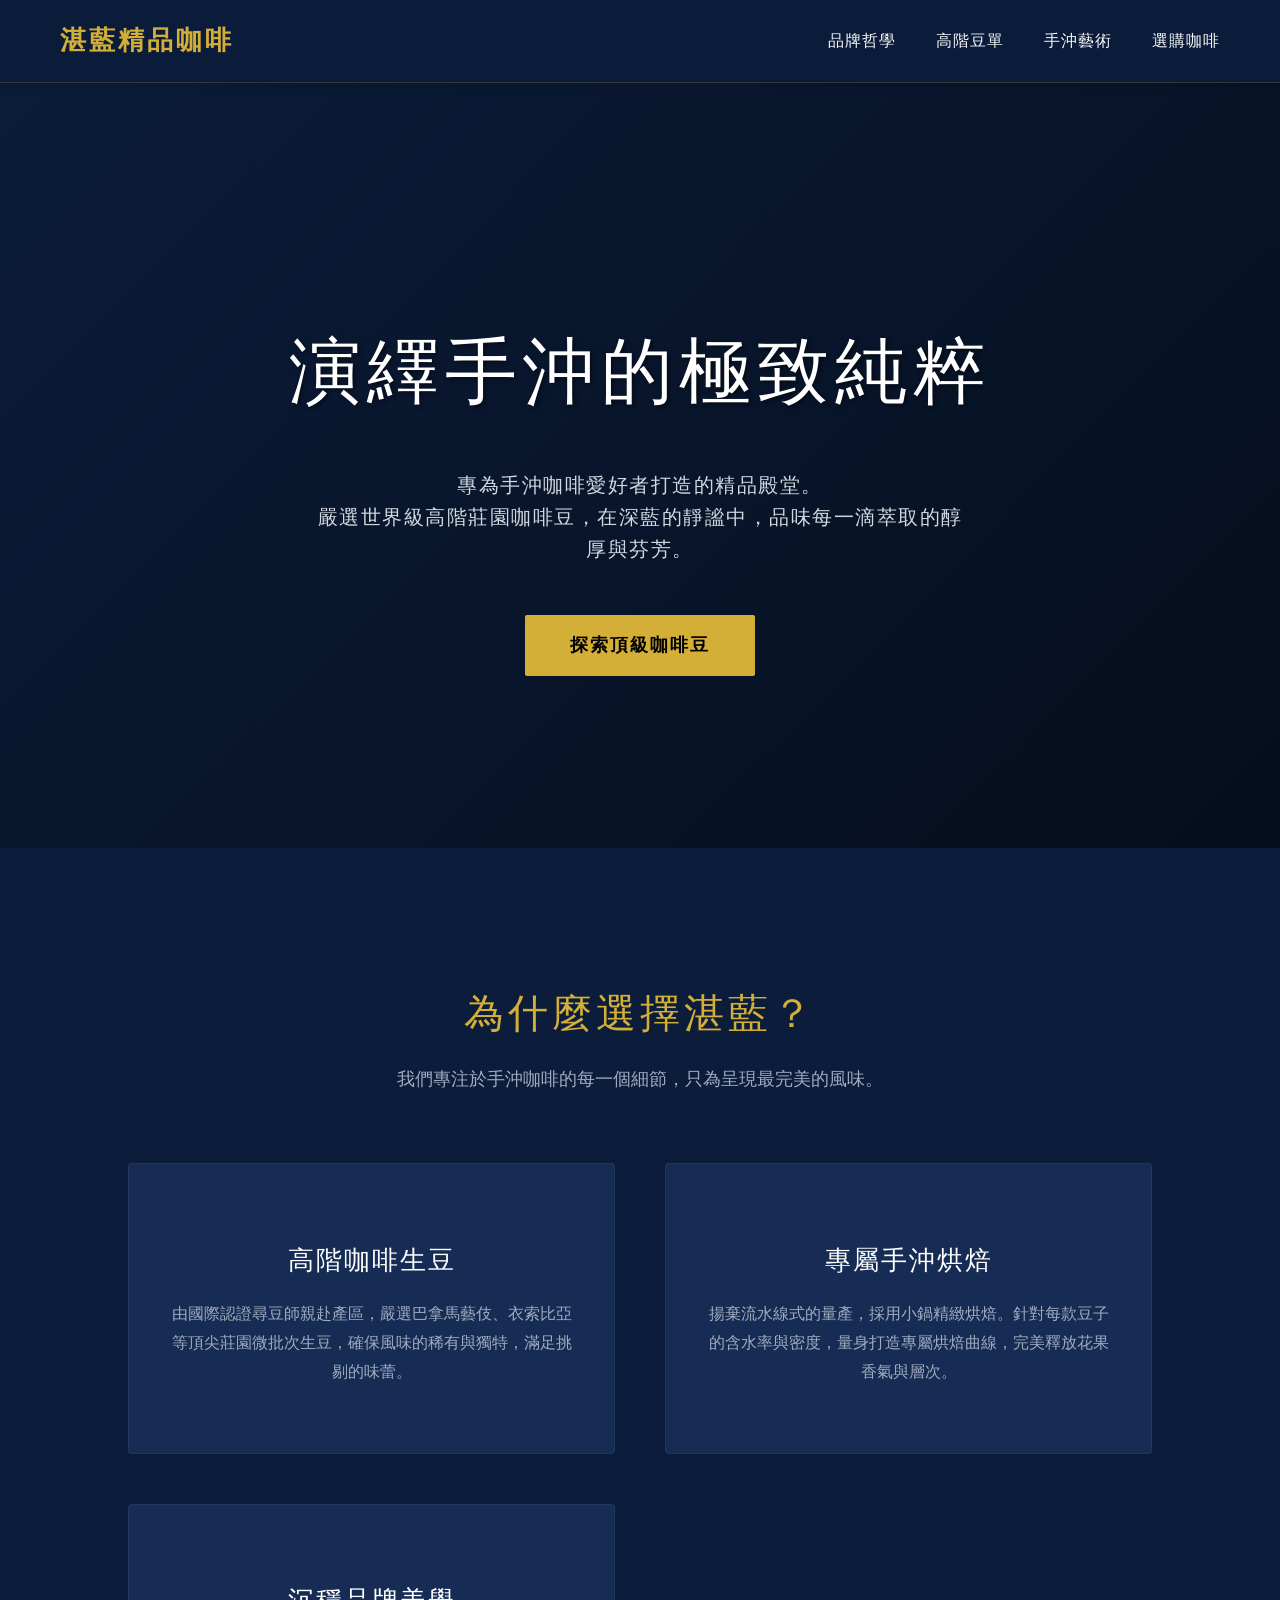
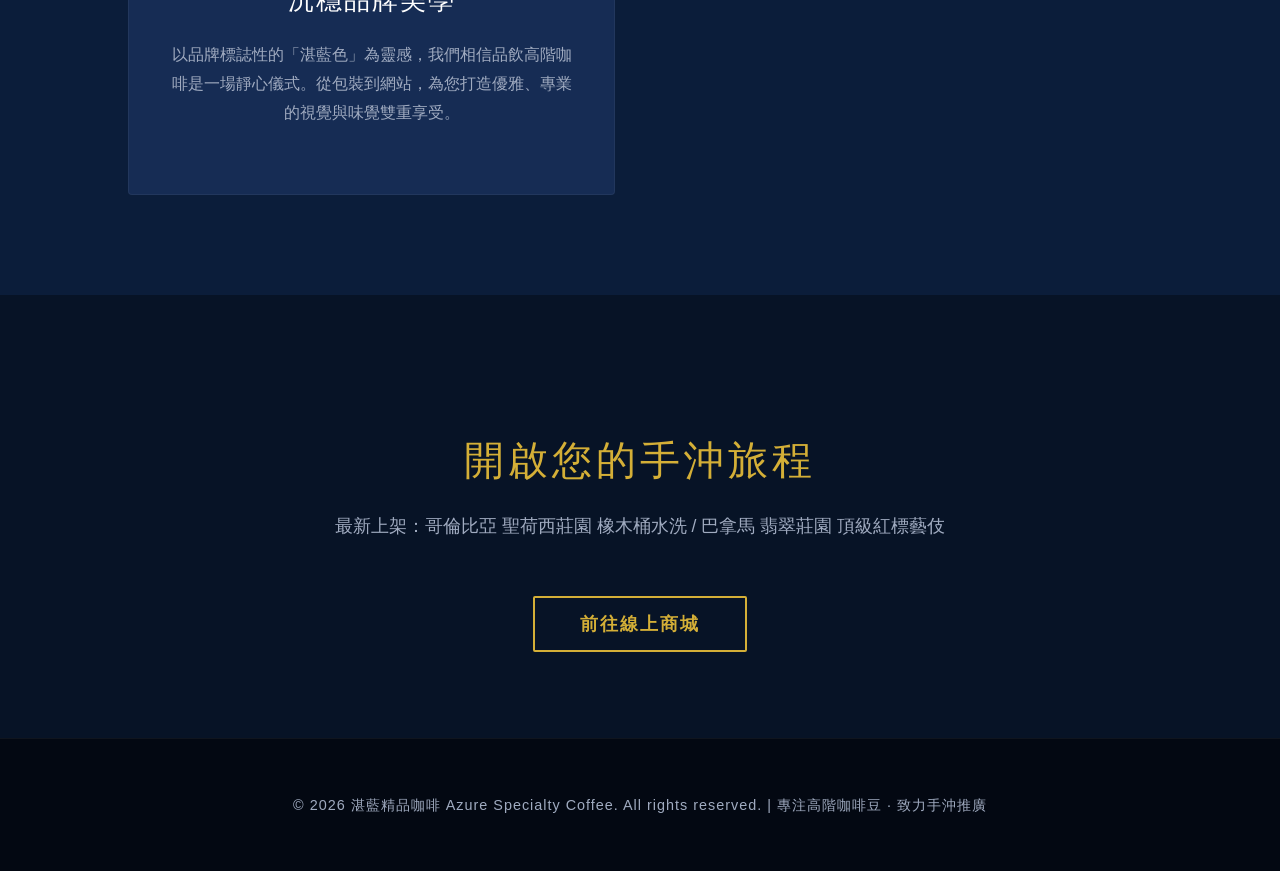
<file: w1/index.html>
<!DOCTYPE html>
<html lang="zh-TW">
<head>
    <meta charset="UTF-8">
    <meta name="viewport" content="width=device-width, initial-scale=1.0">
    <title>湛藍精品咖啡 | 頂級手沖咖啡</title>
    <style>
        :root {
            --primary-blue: #0b1d3a;
            --secondary-blue: #162c54;
            --accent-gold: #d4af37;
            --text-light: #f8f9fa;
            --text-dark: #a0abc0;
        }
        body {
            margin: 0;
            padding: 0;
            font-family: 'Helvetica Neue', Arial, 'Microsoft JhengHei', sans-serif;
            background-color: var(--primary-blue);
            color: var(--text-light);
            line-height: 1.6;
        }
        header {
            display: flex;
            justify-content: space-between;
            align-items: center;
            padding: 20px 60px;
            background-color: rgba(11, 29, 58, 0.98);
            position: sticky;
            top: 0;
            z-index: 1000;
            border-bottom: 1px solid rgba(212, 175, 55, 0.2);
            box-shadow: 0 4px 6px rgba(0,0,0,0.1);
        }
        .logo {
            font-size: 26px;
            font-weight: 700;
            color: var(--accent-gold);
            text-decoration: none;
            letter-spacing: 3px;
            display: flex;
            align-items: center;
            gap: 10px;
        }
        nav {
            display: flex;
            gap: 40px;
        }
        nav a {
            color: var(--text-light);
            text-decoration: none;
            font-size: 16px;
            letter-spacing: 1px;
            transition: color 0.3s ease;
        }
        nav a:hover {
            color: var(--accent-gold);
        }
        .hero {
            height: 85vh;
            display: flex;
            flex-direction: column;
            justify-content: center;
            align-items: center;
            text-align: center;
            background: linear-gradient(135deg, rgba(11,29,58,0.9) 0%, rgba(5,13,26,0.9) 100%), 
                        url('https://images.unsplash.com/photo-1497935586351-b67a49e012bf?ixlib=rb-1.2.1&auto=format&fit=crop&w=1920&q=80') no-repeat center center/cover;
            background-blend-mode: overlay;
            padding: 0 20px;
        }
        .hero h1 {
            font-size: 4.5rem;
            margin-bottom: 20px;
            letter-spacing: 6px;
            color: #ffffff;
            font-weight: 300;
            text-shadow: 2px 2px 4px rgba(0,0,0,0.5);
        }
        .hero p {
            font-size: 1.25rem;
            max-width: 650px;
            color: #d1d8e0;
            margin-bottom: 50px;
            letter-spacing: 1.5px;
        }
        .btn {
            padding: 16px 45px;
            background-color: var(--accent-gold);
            color: #000;
            text-decoration: none;
            font-size: 1.1rem;
            font-weight: bold;
            border-radius: 2px;
            transition: all 0.3s ease;
            letter-spacing: 2px;
        }
        .btn:hover {
            background-color: #fce28b;
            transform: translateY(-3px);
            box-shadow: 0 10px 20px rgba(0,0,0,0.2);
        }
        .section {
            padding: 100px 10%;
        }
        .section-title {
            text-align: center;
            font-size: 2.5rem;
            color: var(--accent-gold);
            margin-bottom: 20px;
            font-weight: 300;
            letter-spacing: 4px;
        }
        .section-subtitle {
            text-align: center;
            color: var(--text-dark);
            margin-bottom: 70px;
            font-size: 1.1rem;
        }
        .features {
            display: grid;
            grid-template-columns: repeat(auto-fit, minmax(320px, 1fr));
            gap: 50px;
        }
        .feature-card {
            background-color: var(--secondary-blue);
            padding: 50px 40px;
            border-radius: 4px;
            text-align: center;
            border: 1px solid rgba(255,255,255,0.05);
            transition: all 0.4s ease;
            position: relative;
            overflow: hidden;
        }
        .feature-card::before {
            content: '';
            position: absolute;
            top: 0; left: 0; width: 100%; height: 3px;
            background-color: var(--accent-gold);
            transform: scaleX(0);
            transition: transform 0.4s ease;
        }
        .feature-card:hover::before {
            transform: scaleX(1);
        }
        .feature-card:hover {
            transform: translateY(-10px);
            box-shadow: 0 15px 30px rgba(0,0,0,0.3);
            border-color: rgba(212, 175, 55, 0.3);
        }
        .feature-card h3 {
            font-size: 1.6rem;
            margin-bottom: 20px;
            color: #fff;
            font-weight: 400;
            letter-spacing: 2px;
        }
        .feature-card p {
            color: var(--text-dark);
            font-size: 1rem;
            line-height: 1.8;
        }
        .shop-section {
            background-color: #071326;
            text-align: center;
        }
        footer {
            text-align: center;
            padding: 40px;
            background-color: #030812;
            color: var(--text-dark);
            font-size: 0.9rem;
            border-top: 1px solid rgba(255,255,255,0.05);
            letter-spacing: 1px;
        }
    </style>
</head>
<body>
    <header>
        <a href="#" class="logo">湛藍精品咖啡</a>
        <nav>
            <a href="#about">品牌哲學</a>
            <a href="#beans">高階豆單</a>
            <a href="#brew">手沖藝術</a>
            <a href="#shop">選購咖啡</a>
        </nav>
    </header>

    <section class="hero">
        <h1>演繹手沖的極致純粹</h1>
        <p>專為手沖咖啡愛好者打造的精品殿堂。<br>嚴選世界級高階莊園咖啡豆，在深藍的靜謐中，品味每一滴萃取的醇厚與芬芳。</p>
        <a href="#shop" class="btn">探索頂級咖啡豆</a>
    </section>

    <section id="about" class="section">
        <h2 class="section-title">為什麼選擇湛藍？</h2>
        <p class="section-subtitle">我們專注於手沖咖啡的每一個細節，只為呈現最完美的風味。</p>
        
        <div class="features">
            <div class="feature-card">
                <h3>高階咖啡生豆</h3>
                <p>由國際認證尋豆師親赴產區，嚴選巴拿馬藝伎、衣索比亞等頂尖莊園微批次生豆，確保風味的稀有與獨特，滿足挑剔的味蕾。</p>
            </div>
            <div class="feature-card">
                <h3>專屬手沖烘焙</h3>
                <p>揚棄流水線式的量產，採用小鍋精緻烘焙。針對每款豆子的含水率與密度，量身打造專屬烘焙曲線，完美釋放花果香氣與層次。</p>
            </div>
            <div class="feature-card">
                <h3>沉穩品牌美學</h3>
                <p>以品牌標誌性的「湛藍色」為靈感，我們相信品飲高階咖啡是一場靜心儀式。從包裝到網站，為您打造優雅、專業的視覺與味覺雙重享受。</p>
            </div>
        </div>
    </section>

    <section id="shop" class="section shop-section">
        <h2 class="section-title">開啟您的手沖旅程</h2>
        <p class="section-subtitle">最新上架：哥倫比亞 聖荷西莊園 橡木桶水洗 / 巴拿馬 翡翠莊園 頂級紅標藝伎</p>
        <a href="#" class="btn" style="background-color: transparent; border: 2px solid var(--accent-gold); color: var(--accent-gold);">前往線上商城</a>
    </section>

    <footer>
        <p>&copy; 2026 湛藍精品咖啡 Azure Specialty Coffee. All rights reserved. | 專注高階咖啡豆 · 致力手沖推廣</p>
    </footer>
</body>
</html>
</file>
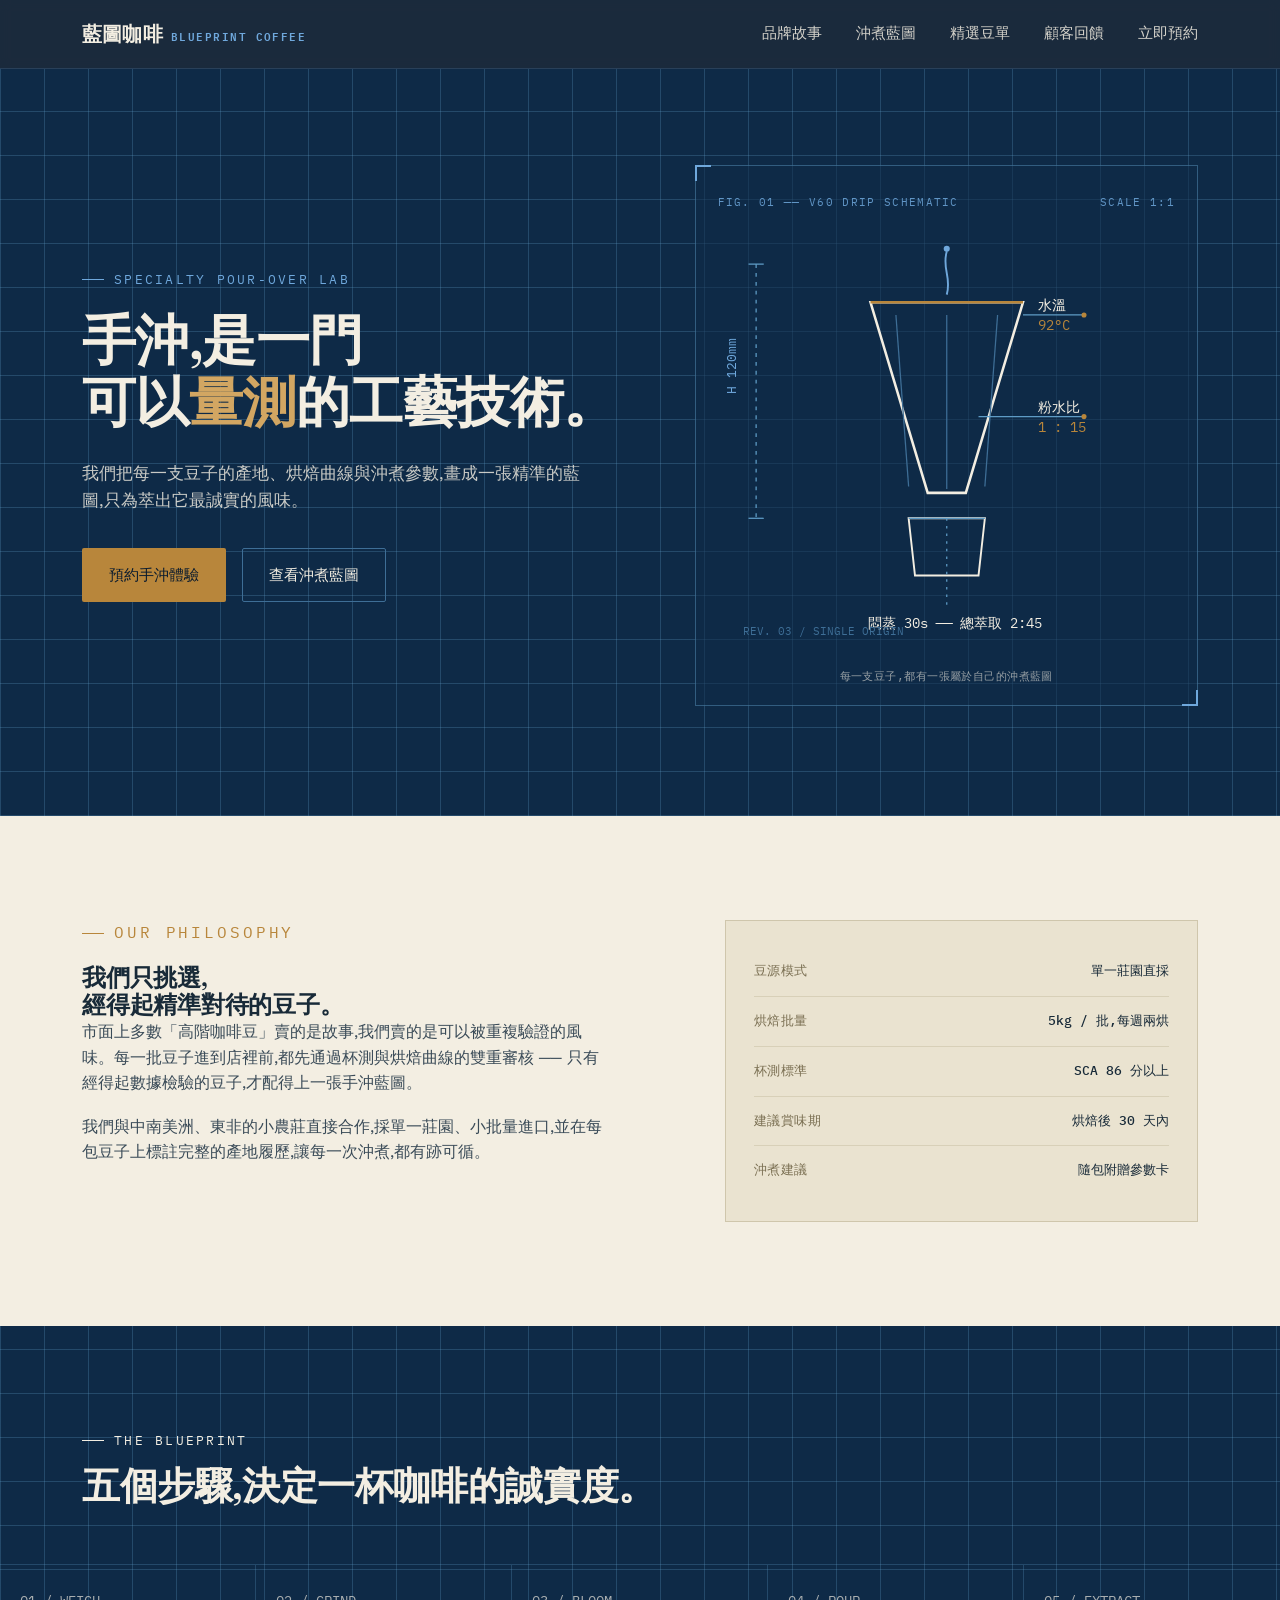
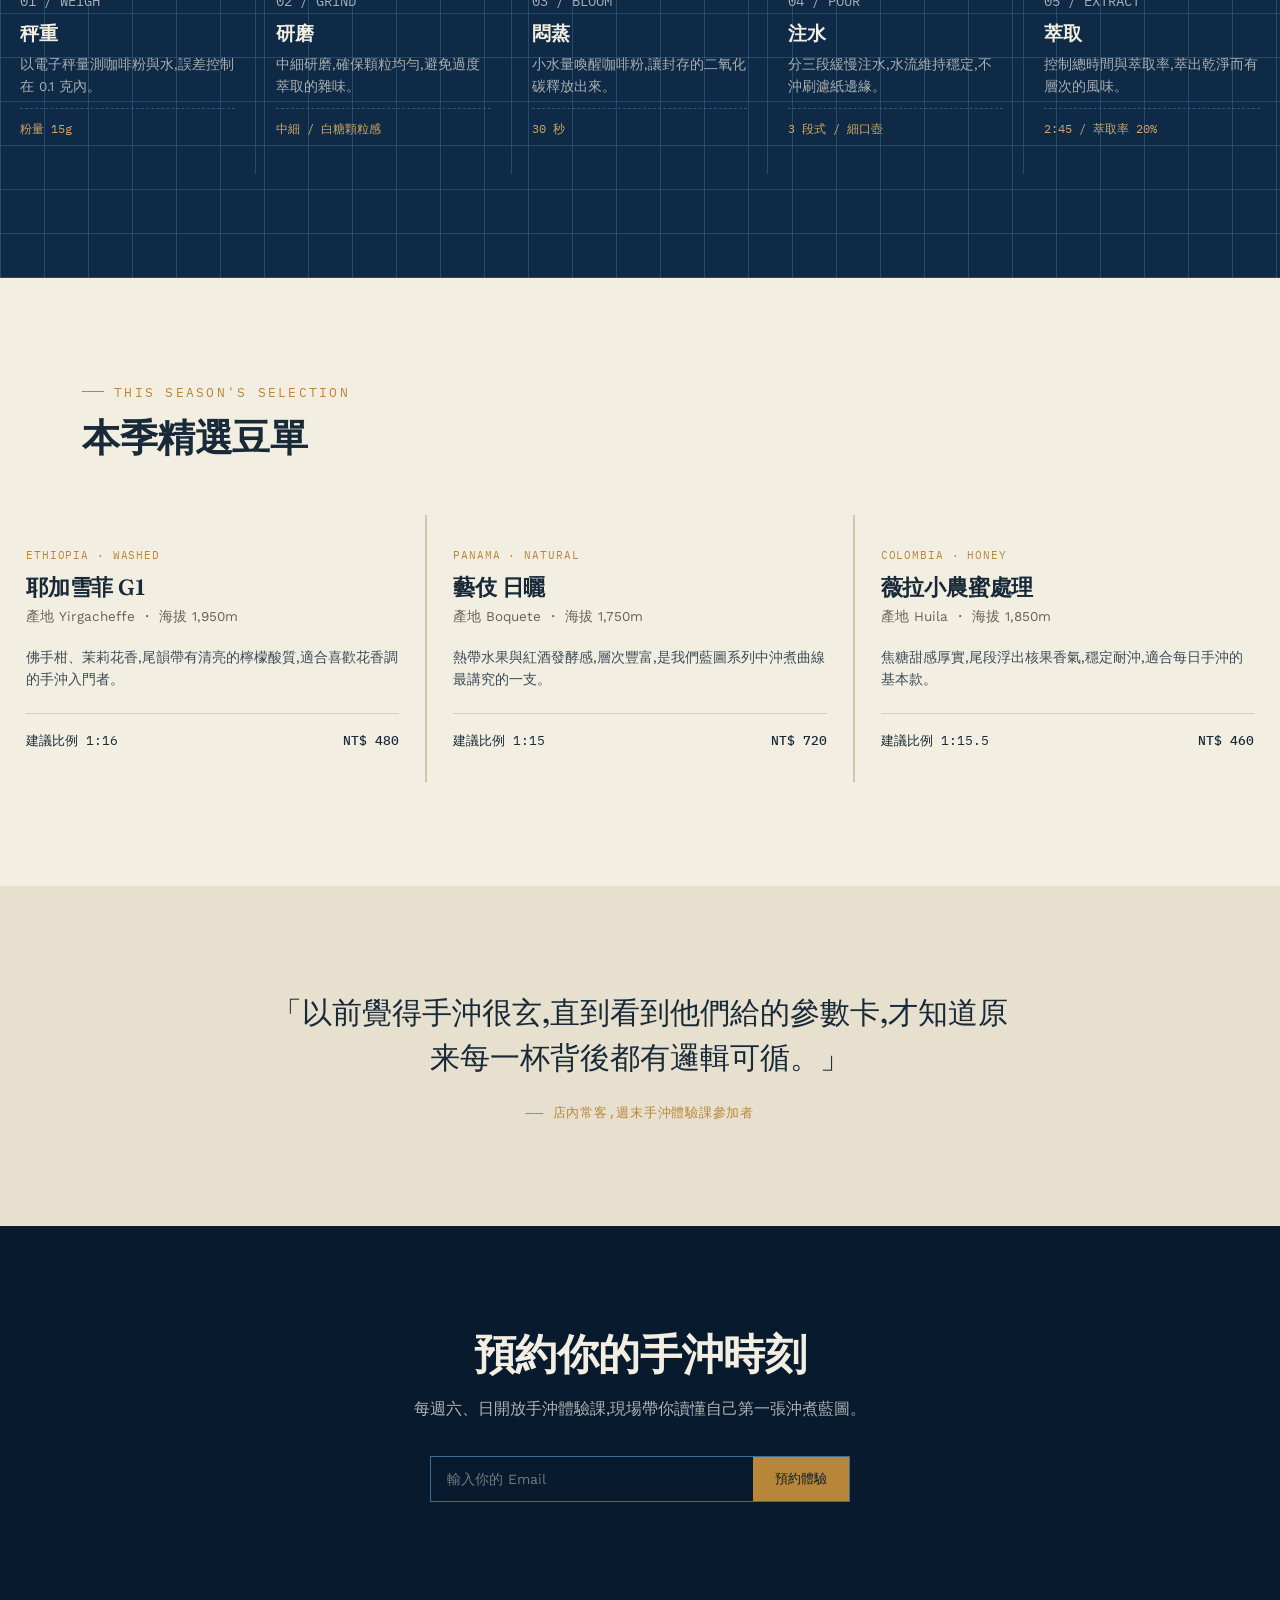
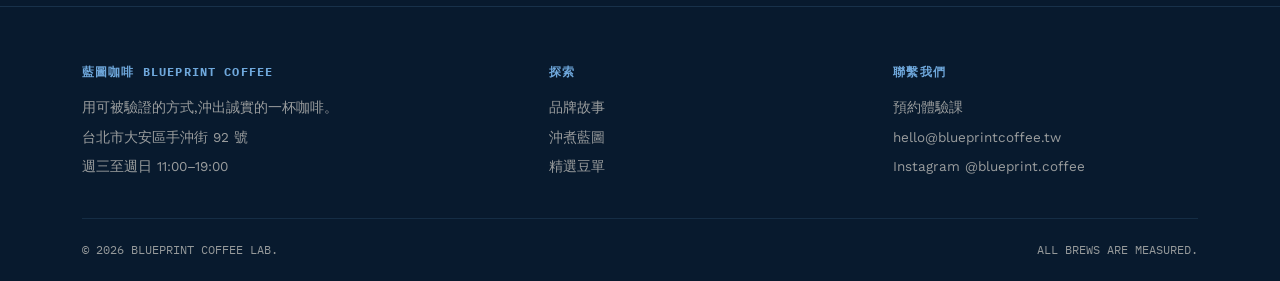
<file: week3/index.html>
<!DOCTYPE html>
<html lang="zh-Hant">
<head>
<meta charset="UTF-8">
<meta name="viewport" content="width=device-width, initial-scale=1.0">
<title>藍圖咖啡 Blueprint Coffee ── 精準手沖,誠實風味</title>
<link rel="preconnect" href="https://fonts.googleapis.com">
<link rel="preconnect" href="https://fonts.gstatic.com" crossorigin>
<link href="https://fonts.googleapis.com/css2?family=Fraunces:opsz,wght@9..144,400;9..144,500;9..144,600;9..144,700&family=Work+Sans:wght@300;400;500;600&family=IBM+Plex+Mono:wght@400;500&display=swap" rel="stylesheet">
<style>
  :root{
    --ink-black:#081A2E;
    --blueprint:#0E2A47;
    --blueprint-line:#3E6E96;
    --blueprint-line-soft:rgba(94,155,197,0.28);
    --paper:#F3EEE2;
    --paper-dim:#E7E0CE;
    --brass:#B8863B;
    --brass-light:#D2A662;
    --sky:#6FA8DC;
    --ink-on-paper:#182A38;
    --max-w:1180px;
  }

  *{margin:0;padding:0;box-sizing:border-box;}
  html{scroll-behavior:smooth;}
  body{
    font-family:'Work Sans', sans-serif;
    background:var(--paper);
    color:var(--ink-on-paper);
    line-height:1.6;
    -webkit-font-smoothing:antialiased;
  }
  a{color:inherit;text-decoration:none;}
  img,svg{display:block;max-width:100%;}
  .container{max-width:var(--max-w);margin:0 auto;padding:0 32px;}
  .eyebrow{
    font-family:'IBM Plex Mono', monospace;
    font-size:12.5px;
    letter-spacing:0.18em;
    text-transform:uppercase;
    display:flex;
    align-items:center;
    gap:10px;
  }
  .eyebrow::before{
    content:"";
    width:22px;height:1px;
    background:currentColor;
    display:inline-block;
  }
  h1,h2,h3{
    font-family:'Fraunces', serif;
    font-weight:600;
    line-height:1.15;
    letter-spacing:-0.01em;
  }
  .btn{
    display:inline-flex;
    align-items:center;
    gap:10px;
    padding:14px 26px;
    border-radius:2px;
    font-family:'Work Sans', sans-serif;
    font-size:15px;
    font-weight:500;
    border:1px solid transparent;
    cursor:pointer;
    transition:transform .25s ease, background .25s ease, border-color .25s ease, color .25s ease;
  }
  .btn:focus-visible{outline:2px solid var(--sky);outline-offset:3px;}
  .btn-primary{background:var(--brass);color:var(--ink-black);}
  .btn-primary:hover{background:var(--brass-light);transform:translateY(-1px);}
  .btn-ghost{border-color:var(--blueprint-line);color:var(--paper);}
  .btn-ghost:hover{border-color:var(--sky);color:var(--sky);}
  .btn-ghost.on-paper{border-color:var(--ink-on-paper);color:var(--ink-on-paper);}
  .btn-ghost.on-paper:hover{border-color:var(--brass);color:var(--brass);}

  /* ---------- NAV ---------- */
  header{
    position:sticky;top:0;z-index:50;
    background:rgba(8,26,46,0.92);
    backdrop-filter:blur(6px);
    border-bottom:1px solid rgba(94,155,197,0.2);
  }
  nav{
    max-width:var(--max-w);margin:0 auto;padding:18px 32px;
    display:flex;align-items:center;justify-content:space-between;
    color:var(--paper);
  }
  .logo{
    font-family:'Fraunces', serif;
    font-size:20px;font-weight:600;letter-spacing:0.01em;
    color:var(--paper);display:flex;align-items:baseline;gap:8px;
  }
  .logo span{
    font-family:'IBM Plex Mono', monospace;
    font-size:10.5px;letter-spacing:0.14em;color:var(--sky);
  }
  .nav-links{display:flex;gap:34px;font-size:14.5px;}
  .nav-links a{opacity:0.85;transition:opacity .2s;}
  .nav-links a:hover{opacity:1;color:var(--sky);}
  .nav-toggle{display:none;background:none;border:none;color:var(--paper);font-size:24px;cursor:pointer;}

  @media (max-width:860px){
    .nav-links{
      position:absolute;top:100%;left:0;right:0;
      background:var(--ink-black);
      flex-direction:column;gap:0;
      max-height:0;overflow:hidden;
      transition:max-height .3s ease;
    }
    .nav-links.open{max-height:320px;}
    .nav-links a{padding:16px 32px;border-top:1px solid rgba(94,155,197,0.15);}
    .nav-toggle{display:block;}
  }

  /* ---------- HERO ---------- */
  .hero{
    background:
      repeating-linear-gradient(0deg, var(--blueprint-line-soft) 0, var(--blueprint-line-soft) 1px, transparent 1px, transparent 44px),
      repeating-linear-gradient(90deg, var(--blueprint-line-soft) 0, var(--blueprint-line-soft) 1px, transparent 1px, transparent 44px),
      var(--blueprint);
    color:var(--paper);
    padding:96px 0 110px;
    position:relative;
    overflow:hidden;
  }
  .hero-grid{
    max-width:var(--max-w);margin:0 auto;padding:0 32px;
    display:grid;grid-template-columns:1.05fr 0.95fr;gap:56px;align-items:center;
  }
  .hero h1{font-size:clamp(34px,4.6vw,54px);margin:20px 0 26px;color:var(--paper);}
  .hero h1 em{font-style:normal;color:var(--brass-light);}
  .hero p.lede{font-size:17px;max-width:46ch;color:rgba(243,238,226,0.82);margin-bottom:34px;}
  .hero-cta{display:flex;gap:16px;flex-wrap:wrap;}
  .hero-eyebrow{color:var(--sky);margin-bottom:6px;}

  .blueprint-plate{
    position:relative;
    border:1px solid rgba(94,155,197,0.45);
    background:rgba(15,42,71,0.55);
    padding:28px 22px 20px;
  }
  .blueprint-plate::before,.blueprint-plate::after,
  .plate-corner-tl,.plate-corner-br{
    content:"";position:absolute;width:14px;height:14px;
    border-color:var(--sky);
  }
  .blueprint-plate::before{top:-1px;left:-1px;border-top:2px solid var(--sky);border-left:2px solid var(--sky);}
  .blueprint-plate::after{bottom:-1px;right:-1px;border-bottom:2px solid var(--sky);border-right:2px solid var(--sky);}
  .plate-label{
    font-family:'IBM Plex Mono', monospace;font-size:11px;letter-spacing:0.12em;
    color:var(--sky);display:flex;justify-content:space-between;margin-bottom:14px;opacity:0.85;
  }
  .plate-caption{
    font-family:'IBM Plex Mono', monospace;font-size:11px;color:rgba(243,238,226,0.6);
    text-align:center;margin-top:10px;letter-spacing:0.04em;
  }

  @media (max-width:900px){
    .hero-grid{grid-template-columns:1fr;}
    .hero{padding:64px 0 76px;}
  }

  /* ---------- SECTION SHARED ---------- */
  section{padding:104px 0;}
  .section-head{max-width:640px;margin-bottom:56px;}
  .section-head h2{font-size:clamp(26px,3.2vw,38px);margin-top:14px;}
  .on-dark{background:var(--ink-black);color:var(--paper);}
  .on-dark .eyebrow{color:var(--sky);}
  .on-paper .eyebrow{color:var(--brass);}

  /* ---------- ABOUT / SPEC SHEET ---------- */
  .about-grid{display:grid;grid-template-columns:1.1fr 0.9fr;gap:64px;align-items:start;}
  .about-grid p{font-size:16px;color:#3a4b58;max-width:52ch;margin-bottom:18px;}
  .spec-sheet{border:1px solid #cfc6ac;background:#EAE3D0;padding:26px 28px;}
  .spec-row{
    display:flex;justify-content:space-between;gap:20px;
    padding:14px 0;border-bottom:1px solid #d8d0b8;
    font-family:'IBM Plex Mono', monospace;font-size:13px;
  }
  .spec-row:last-child{border-bottom:none;}
  .spec-row dt{color:#7a6f52;letter-spacing:0.04em;}
  .spec-row dd{font-weight:500;color:var(--ink-on-paper);text-align:right;}

  @media (max-width:860px){ .about-grid{grid-template-columns:1fr;} }

  /* ---------- PROCESS BLUEPRINT ---------- */
  .process{
    background:
      repeating-linear-gradient(0deg, var(--blueprint-line-soft) 0, var(--blueprint-line-soft) 1px, transparent 1px, transparent 44px),
      repeating-linear-gradient(90deg, var(--blueprint-line-soft) 0, var(--blueprint-line-soft) 1px, transparent 1px, transparent 44px),
      var(--blueprint);
    color:var(--paper);
  }
  .steps{
    display:grid;grid-template-columns:repeat(5,1fr);gap:0;
    border-top:1px solid var(--blueprint-line-soft);
  }
  .step{
    padding:26px 20px;border-right:1px solid var(--blueprint-line-soft);position:relative;
  }
  .step:last-child{border-right:none;}
  .step-index{font-family:'IBM Plex Mono', monospace;font-size:12px;color:var(--sky);margin-bottom:14px;}
  .step h3{font-size:19px;color:var(--paper);margin-bottom:10px;font-weight:600;}
  .step p{font-size:13.5px;color:rgba(243,238,226,0.68);margin-bottom:10px;}
  .step .metric{
    font-family:'IBM Plex Mono', monospace;font-size:12px;color:var(--brass-light);
    border-top:1px dashed rgba(94,155,197,0.4);padding-top:10px;
  }
  @media (max-width:960px){
    .steps{grid-template-columns:1fr 1fr;}
    .step{border-right:1px solid var(--blueprint-line-soft);border-bottom:1px solid var(--blueprint-line-soft);}
    .step:nth-child(2n){border-right:none;}
  }
  @media (max-width:560px){
    .steps{grid-template-columns:1fr;}
    .step{border-right:none;}
  }

  /* ---------- BEANS ---------- */
  .bean-grid{display:grid;grid-template-columns:repeat(3,1fr);gap:2px;background:#cfc6ac;}
  .bean-card{
    background:var(--paper);padding:32px 26px;position:relative;
    display:flex;flex-direction:column;height:100%;
  }
  .bean-tag{
    font-family:'IBM Plex Mono', monospace;font-size:11px;color:var(--brass);
    letter-spacing:0.08em;margin-bottom:10px;
  }
  .bean-card h3{font-size:22px;margin-bottom:6px;}
  .bean-origin{font-size:13.5px;color:#6b6250;margin-bottom:18px;}
  .bean-notes{font-size:14px;color:#3a4b58;margin-bottom:22px;flex-grow:1;}
  .bean-meta{
    display:flex;justify-content:space-between;align-items:center;
    border-top:1px solid #d8d0b8;padding-top:16px;
    font-family:'IBM Plex Mono', monospace;font-size:12.5px;
  }
  .bean-price{color:var(--ink-on-paper);font-weight:500;}
  @media (max-width:900px){ .bean-grid{grid-template-columns:1fr 1fr;} }
  @media (max-width:600px){ .bean-grid{grid-template-columns:1fr;} }

  /* ---------- QUOTE ---------- */
  .quote-section{background:var(--paper-dim);}
  .quote-wrap{max-width:760px;margin:0 auto;text-align:center;}
  blockquote{
    font-family:'Fraunces', serif;font-size:clamp(22px,2.6vw,30px);
    font-weight:500;line-height:1.5;color:var(--ink-on-paper);margin-bottom:22px;
  }
  .quote-attr{font-family:'IBM Plex Mono', monospace;font-size:12.5px;color:var(--brass);letter-spacing:0.06em;}

  /* ---------- CTA / FOOTER ---------- */
  .cta-section{background:var(--ink-black);color:var(--paper);text-align:center;}
  .cta-section h2{font-size:clamp(28px,3.6vw,42px);margin-bottom:18px;}
  .cta-section p{color:rgba(243,238,226,0.72);max-width:48ch;margin:0 auto 34px;}
  .cta-form{
    display:flex;max-width:420px;margin:0 auto;gap:0;border:1px solid var(--blueprint-line);
  }
  .cta-form input{
    flex:1;background:transparent;border:none;padding:14px 16px;
    color:var(--paper);font-family:'Work Sans', sans-serif;font-size:14px;
  }
  .cta-form input::placeholder{color:rgba(243,238,226,0.45);}
  .cta-form input:focus{outline:none;}
  .cta-form button{
    background:var(--brass);color:var(--ink-black);border:none;
    padding:0 22px;font-weight:500;cursor:pointer;font-family:'Work Sans', sans-serif;
    transition:background .2s;
  }
  .cta-form button:hover{background:var(--brass-light);}

  footer{background:var(--ink-black);border-top:1px solid rgba(94,155,197,0.18);color:rgba(243,238,226,0.6);}
  .footer-grid{
    display:grid;grid-template-columns:1.4fr 1fr 1fr;gap:40px;padding:56px 0 32px;
    font-size:13.5px;
  }
  .footer-grid h4{
    font-family:'IBM Plex Mono', monospace;font-size:11.5px;letter-spacing:0.1em;
    color:var(--sky);margin-bottom:16px;text-transform:uppercase;
  }
  .footer-grid p, .footer-grid a{display:block;margin-bottom:8px;color:rgba(243,238,226,0.62);}
  .footer-grid a:hover{color:var(--paper);}
  .footer-bottom{
    border-top:1px solid rgba(94,155,197,0.15);padding:22px 0;
    font-family:'IBM Plex Mono', monospace;font-size:11.5px;
    display:flex;justify-content:space-between;flex-wrap:wrap;gap:10px;
  }
  @media (max-width:700px){ .footer-grid{grid-template-columns:1fr;} }

  /* ---------- REVEAL ---------- */
  .reveal{opacity:0;transform:translateY(18px);transition:opacity .7s ease, transform .7s ease;}
  .reveal.in{opacity:1;transform:translateY(0);}
  @media (prefers-reduced-motion: reduce){
    .reveal{opacity:1;transform:none;transition:none;}
    html{scroll-behavior:auto;}
  }
</style>
</head>
<body>

<header>
  <nav>
    <a href="#top" class="logo">藍圖咖啡<span>BLUEPRINT COFFEE</span></a>
    <button class="nav-toggle" id="navToggle" aria-label="開啟選單" aria-expanded="false">☰</button>
    <div class="nav-links" id="navLinks">
      <a href="#about">品牌故事</a>
      <a href="#process">沖煮藍圖</a>
      <a href="#beans">精選豆單</a>
      <a href="#quote">顧客回饋</a>
      <a href="#cta">立即預約</a>
    </div>
  </nav>
</header>

<section class="hero" id="top">
  <div class="hero-grid">
    <div>
      <p class="eyebrow hero-eyebrow">SPECIALTY POUR-OVER LAB</p>
      <h1>手沖,是一門<br>可以<em>量測</em>的工藝技術。</h1>
      <p class="lede">我們把每一支豆子的產地、烘焙曲線與沖煮參數,畫成一張精準的藍圖,只為萃出它最誠實的風味。</p>
      <div class="hero-cta">
        <a href="#cta" class="btn btn-primary">預約手沖體驗</a>
        <a href="#process" class="btn btn-ghost">查看沖煮藍圖</a>
      </div>
    </div>

    <div class="blueprint-plate reveal">
      <div class="plate-label"><span>FIG. 01 ── V60 DRIP SCHEMATIC</span><span>SCALE 1:1</span></div>
      <svg viewBox="0 0 360 340" xmlns="http://www.w3.org/2000/svg" role="img" aria-label="V60 手沖濾杯示意圖,標註水溫、粉水比、悶蒸與總萃取時間">
        <!-- dimension lines -->
        <line x1="30" y1="30" x2="30" y2="230" stroke="#5E9BC5" stroke-width="1" stroke-dasharray="3 4"/>
        <line x1="24" y1="30" x2="36" y2="30" stroke="#5E9BC5" stroke-width="1"/>
        <line x1="24" y1="230" x2="36" y2="230" stroke="#5E9BC5" stroke-width="1"/>
        <text x="14" y="132" fill="#6FA8DC" font-size="10" font-family="IBM Plex Mono, monospace" transform="rotate(-90 14 132)">H 120mm</text>

        <!-- dripper cone -->
        <path d="M120 60 L240 60 L195 210 L165 210 Z" fill="none" stroke="#F3EEE2" stroke-width="2"/>
        <path d="M120 60 L240 60" stroke="#B8863B" stroke-width="2"/>
        <!-- ribs -->
        <line x1="140" y1="70" x2="150" y2="205" stroke="#3E6E96" stroke-width="1"/>
        <line x1="180" y1="70" x2="180" y2="207" stroke="#3E6E96" stroke-width="1"/>
        <line x1="220" y1="70" x2="210" y2="205" stroke="#3E6E96" stroke-width="1"/>

        <!-- server -->
        <path d="M150 230 L210 230 L205 275 L155 275 Z" fill="none" stroke="#F3EEE2" stroke-width="1.5"/>
        <line x1="150" y1="230" x2="210" y2="230" stroke="#5E9BC5" stroke-width="1"/>

        <!-- pour line + droplets -->
        <path d="M180 20 C176 34, 184 40, 180 54" stroke="#6FA8DC" stroke-width="1.5" fill="none"/>
        <circle cx="180" cy="18" r="2.4" fill="#6FA8DC"/>

        <!-- annotation callouts -->
        <line x1="240" y1="70" x2="288" y2="70" stroke="#5E9BC5" stroke-width="1"/>
        <circle cx="288" cy="70" r="2" fill="#B8863B"/>
        <text x="252" y="66" fill="#F3EEE2" font-size="11" font-family="IBM Plex Mono, monospace">水溫</text>
        <text x="252" y="82" fill="#B8863B" font-size="11" font-family="IBM Plex Mono, monospace">92°C</text>

        <line x1="205" y1="150" x2="288" y2="150" stroke="#5E9BC5" stroke-width="1"/>
        <circle cx="288" cy="150" r="2" fill="#B8863B"/>
        <text x="252" y="146" fill="#F3EEE2" font-size="11" font-family="IBM Plex Mono, monospace">粉水比</text>
        <text x="252" y="162" fill="#B8863B" font-size="11" font-family="IBM Plex Mono, monospace">1 : 15</text>

        <line x1="180" y1="230" x2="180" y2="300" stroke="#5E9BC5" stroke-width="1" stroke-dasharray="2 4"/>
        <text x="118" y="316" fill="#F3EEE2" font-size="11" font-family="IBM Plex Mono, monospace">悶蒸 30s ── 總萃取 2:45</text>

        <!-- corner tick -->
        <text x="20" y="322" fill="#3E6E96" font-size="9" font-family="IBM Plex Mono, monospace">REV. 03 / SINGLE ORIGIN</text>
      </svg>
      <p class="plate-caption">每一支豆子,都有一張屬於自己的沖煮藍圖</p>
    </div>
  </div>
</section>

<section class="on-paper" id="about">
  <div class="container">
    <div class="about-grid">
      <div class="reveal">
        <p class="eyebrow">OUR PHILOSOPHY</p>
        <h2>我們只挑選,<br>經得起精準對待的豆子。</h2>
        <p>市面上多數「高階咖啡豆」賣的是故事,我們賣的是可以被重複驗證的風味。每一批豆子進到店裡前,都先通過杯測與烘焙曲線的雙重審核 ── 只有經得起數據檢驗的豆子,才配得上一張手沖藍圖。</p>
        <p>我們與中南美洲、東非的小農莊直接合作,採單一莊園、小批量進口,並在每包豆子上標註完整的產地履歷,讓每一次沖煮,都有跡可循。</p>
      </div>
      <dl class="spec-sheet reveal">
        <div class="spec-row"><dt>豆源模式</dt><dd>單一莊園直採</dd></div>
        <div class="spec-row"><dt>烘焙批量</dt><dd>5kg / 批,每週兩烘</dd></div>
        <div class="spec-row"><dt>杯測標準</dt><dd>SCA 86 分以上</dd></div>
        <div class="spec-row"><dt>建議賞味期</dt><dd>烘焙後 30 天內</dd></div>
        <div class="spec-row"><dt>沖煮建議</dt><dd>隨包附贈參數卡</dd></div>
      </dl>
    </div>
  </div>
</section>

<section class="process" id="process">
  <div class="container">
    <div class="section-head reveal">
      <p class="eyebrow">THE BLUEPRINT</p>
      <h2>五個步驟,決定一杯咖啡的誠實度。</h2>
    </div>
  </div>
  <div class="steps reveal">
    <div class="step">
      <p class="step-index">01 / WEIGH</p>
      <h3>秤重</h3>
      <p>以電子秤量測咖啡粉與水,誤差控制在 0.1 克內。</p>
      <p class="metric">粉量 15g</p>
    </div>
    <div class="step">
      <p class="step-index">02 / GRIND</p>
      <h3>研磨</h3>
      <p>中細研磨,確保顆粒均勻,避免過度萃取的雜味。</p>
      <p class="metric">中細 / 白糖顆粒感</p>
    </div>
    <div class="step">
      <p class="step-index">03 / BLOOM</p>
      <h3>悶蒸</h3>
      <p>小水量喚醒咖啡粉,讓封存的二氧化碳釋放出來。</p>
      <p class="metric">30 秒</p>
    </div>
    <div class="step">
      <p class="step-index">04 / POUR</p>
      <h3>注水</h3>
      <p>分三段緩慢注水,水流維持穩定,不沖刷濾紙邊緣。</p>
      <p class="metric">3 段式 / 細口壺</p>
    </div>
    <div class="step">
      <p class="step-index">05 / EXTRACT</p>
      <h3>萃取</h3>
      <p>控制總時間與萃取率,萃出乾淨而有層次的風味。</p>
      <p class="metric">2:45 / 萃取率 20%</p>
    </div>
  </div>
</section>

<section class="on-paper" id="beans">
  <div class="container">
    <div class="section-head reveal">
      <p class="eyebrow">THIS SEASON'S SELECTION</p>
      <h2>本季精選豆單</h2>
    </div>
  </div>
  <div class="bean-grid reveal">
    <div class="bean-card">
      <p class="bean-tag">ETHIOPIA · WASHED</p>
      <h3>耶加雪菲 G1</h3>
      <p class="bean-origin">產地 Yirgacheffe ・ 海拔 1,950m</p>
      <p class="bean-notes">佛手柑、茉莉花香,尾韻帶有清亮的檸檬酸質,適合喜歡花香調的手沖入門者。</p>
      <div class="bean-meta"><span>建議比例 1:16</span><span class="bean-price">NT$ 480</span></div>
    </div>
    <div class="bean-card">
      <p class="bean-tag">PANAMA · NATURAL</p>
      <h3>藝伎 日曬</h3>
      <p class="bean-origin">產地 Boquete ・ 海拔 1,750m</p>
      <p class="bean-notes">熱帶水果與紅酒發酵感,層次豐富,是我們藍圖系列中沖煮曲線最講究的一支。</p>
      <div class="bean-meta"><span>建議比例 1:15</span><span class="bean-price">NT$ 720</span></div>
    </div>
    <div class="bean-card">
      <p class="bean-tag">COLOMBIA · HONEY</p>
      <h3>薇拉小農蜜處理</h3>
      <p class="bean-origin">產地 Huila ・ 海拔 1,850m</p>
      <p class="bean-notes">焦糖甜感厚實,尾段浮出核果香氣,穩定耐沖,適合每日手沖的基本款。</p>
      <div class="bean-meta"><span>建議比例 1:15.5</span><span class="bean-price">NT$ 460</span></div>
    </div>
  </div>
</section>

<section class="quote-section" id="quote">
  <div class="container">
    <div class="quote-wrap reveal">
      <blockquote>「以前覺得手沖很玄,直到看到他們給的參數卡,才知道原来每一杯背後都有邏輯可循。」</blockquote>
      <p class="quote-attr">── 店內常客,週末手沖體驗課參加者</p>
    </div>
  </div>
</section>

<section class="cta-section" id="cta">
  <div class="container">
    <h2 class="reveal">預約你的手沖時刻</h2>
    <p class="reveal">每週六、日開放手沖體驗課,現場帶你讀懂自己第一張沖煮藍圖。</p>
    <form class="cta-form reveal" onsubmit="event.preventDefault(); this.querySelector('button').textContent='已收到,我們會盡快聯繫';">
      <input type="email" placeholder="輸入你的 Email" required aria-label="Email">
      <button type="submit">預約體驗</button>
    </form>
  </div>
</section>

<footer>
  <div class="container">
    <div class="footer-grid">
      <div>
        <h4>藍圖咖啡 BLUEPRINT COFFEE</h4>
        <p>用可被驗證的方式,沖出誠實的一杯咖啡。</p>
        <p>台北市大安區手沖街 92 號</p>
        <p>週三至週日 11:00–19:00</p>
      </div>
      <div>
        <h4>探索</h4>
        <a href="#about">品牌故事</a>
        <a href="#process">沖煮藍圖</a>
        <a href="#beans">精選豆單</a>
      </div>
      <div>
        <h4>聯繫我們</h4>
        <a href="#cta">預約體驗課</a>
        <a href="mailto:hello@blueprintcoffee.tw">hello@blueprintcoffee.tw</a>
        <a href="#top">Instagram @blueprint.coffee</a>
      </div>
    </div>
    <div class="footer-bottom">
      <span>© 2026 BLUEPRINT COFFEE LAB.</span>
      <span>ALL BREWS ARE MEASURED.</span>
    </div>
  </div>
</footer>

<script>
  // mobile nav toggle
  const navToggle = document.getElementById('navToggle');
  const navLinks = document.getElementById('navLinks');
  navToggle.addEventListener('click', () => {
    const isOpen = navLinks.classList.toggle('open');
    navToggle.setAttribute('aria-expanded', isOpen);
  });
  navLinks.querySelectorAll('a').forEach(a => a.addEventListener('click', () => {
    navLinks.classList.remove('open');
    navToggle.setAttribute('aria-expanded', 'false');
  }));

  // scroll reveal
  const prefersReduced = window.matchMedia('(prefers-reduced-motion: reduce)').matches;
  if (!prefersReduced && 'IntersectionObserver' in window) {
    const io = new IntersectionObserver((entries) => {
      entries.forEach(entry => {
        if (entry.isIntersecting) {
          entry.target.classList.add('in');
          io.unobserve(entry.target);
        }
      });
    }, { threshold: 0.15 });
    document.querySelectorAll('.reveal').forEach(el => io.observe(el));
  } else {
    document.querySelectorAll('.reveal').forEach(el => el.classList.add('in'));
  }
</script>

</body>
</html>
</file>
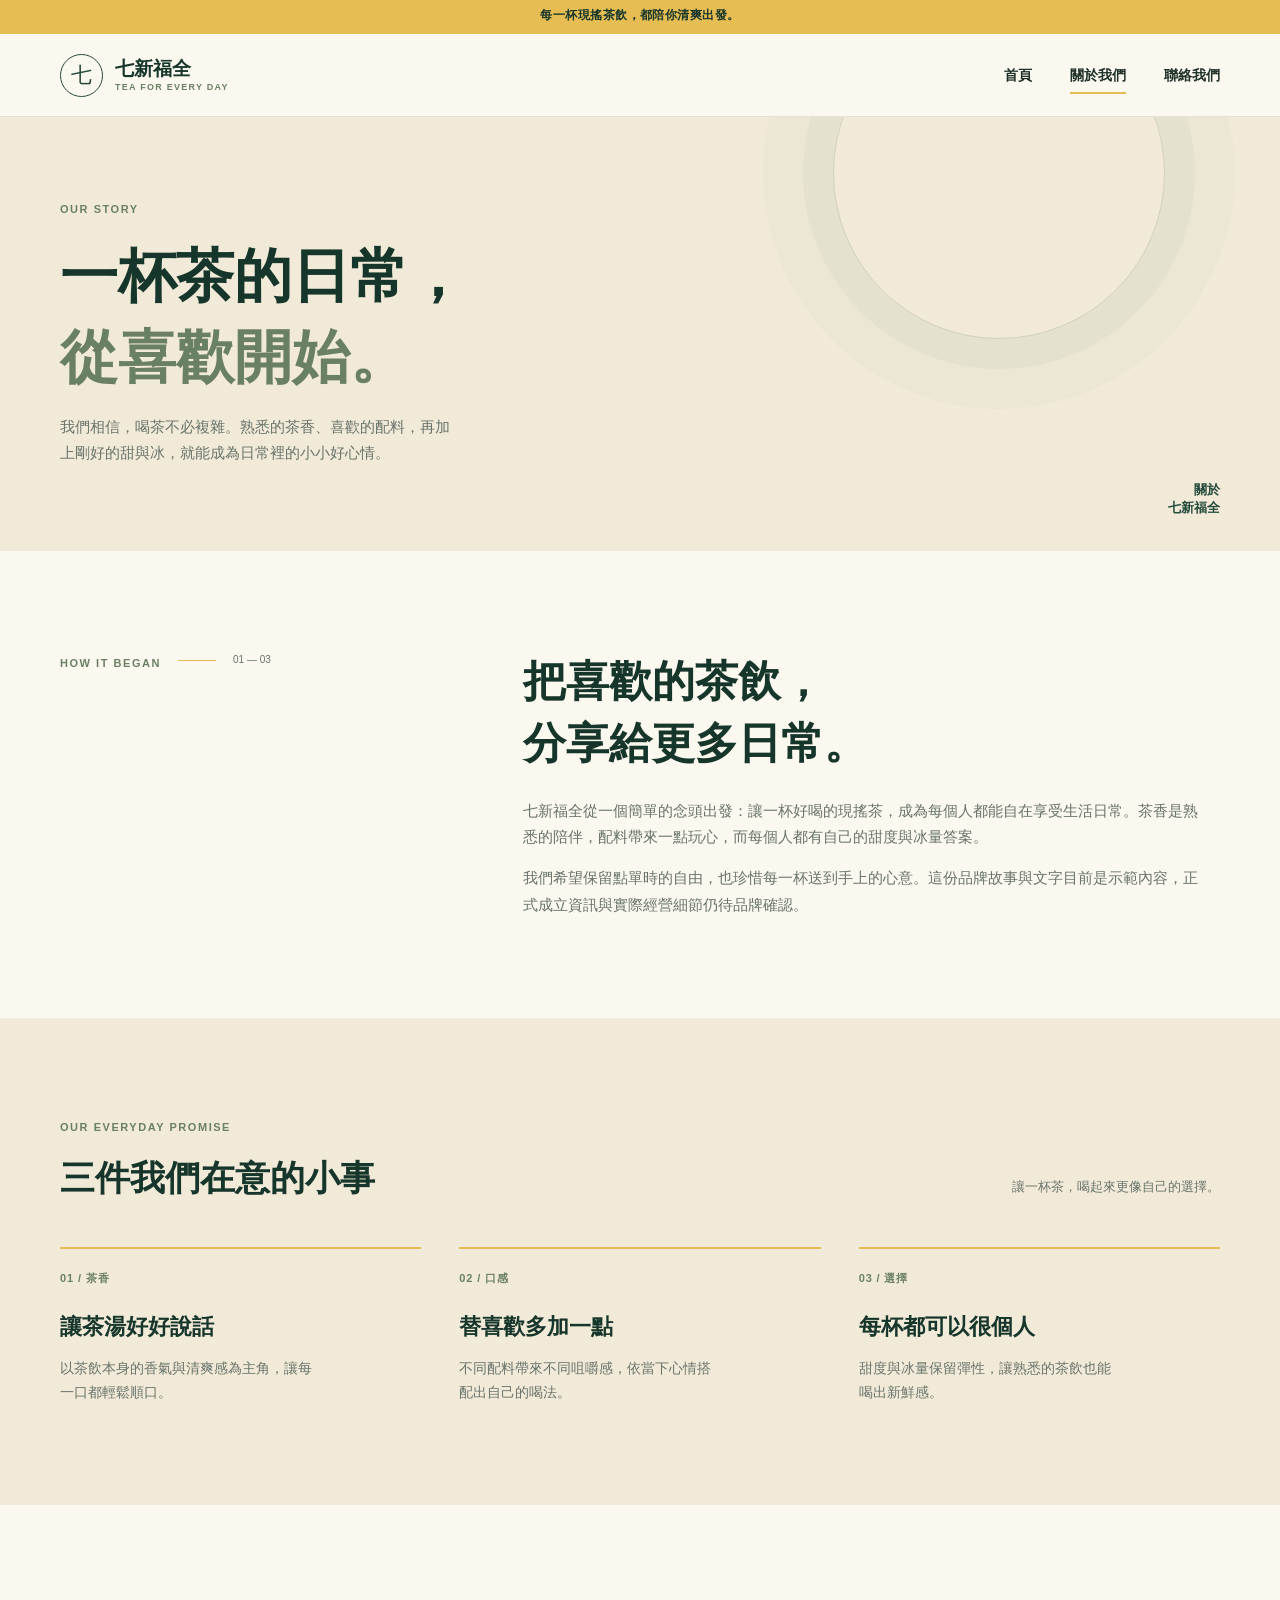
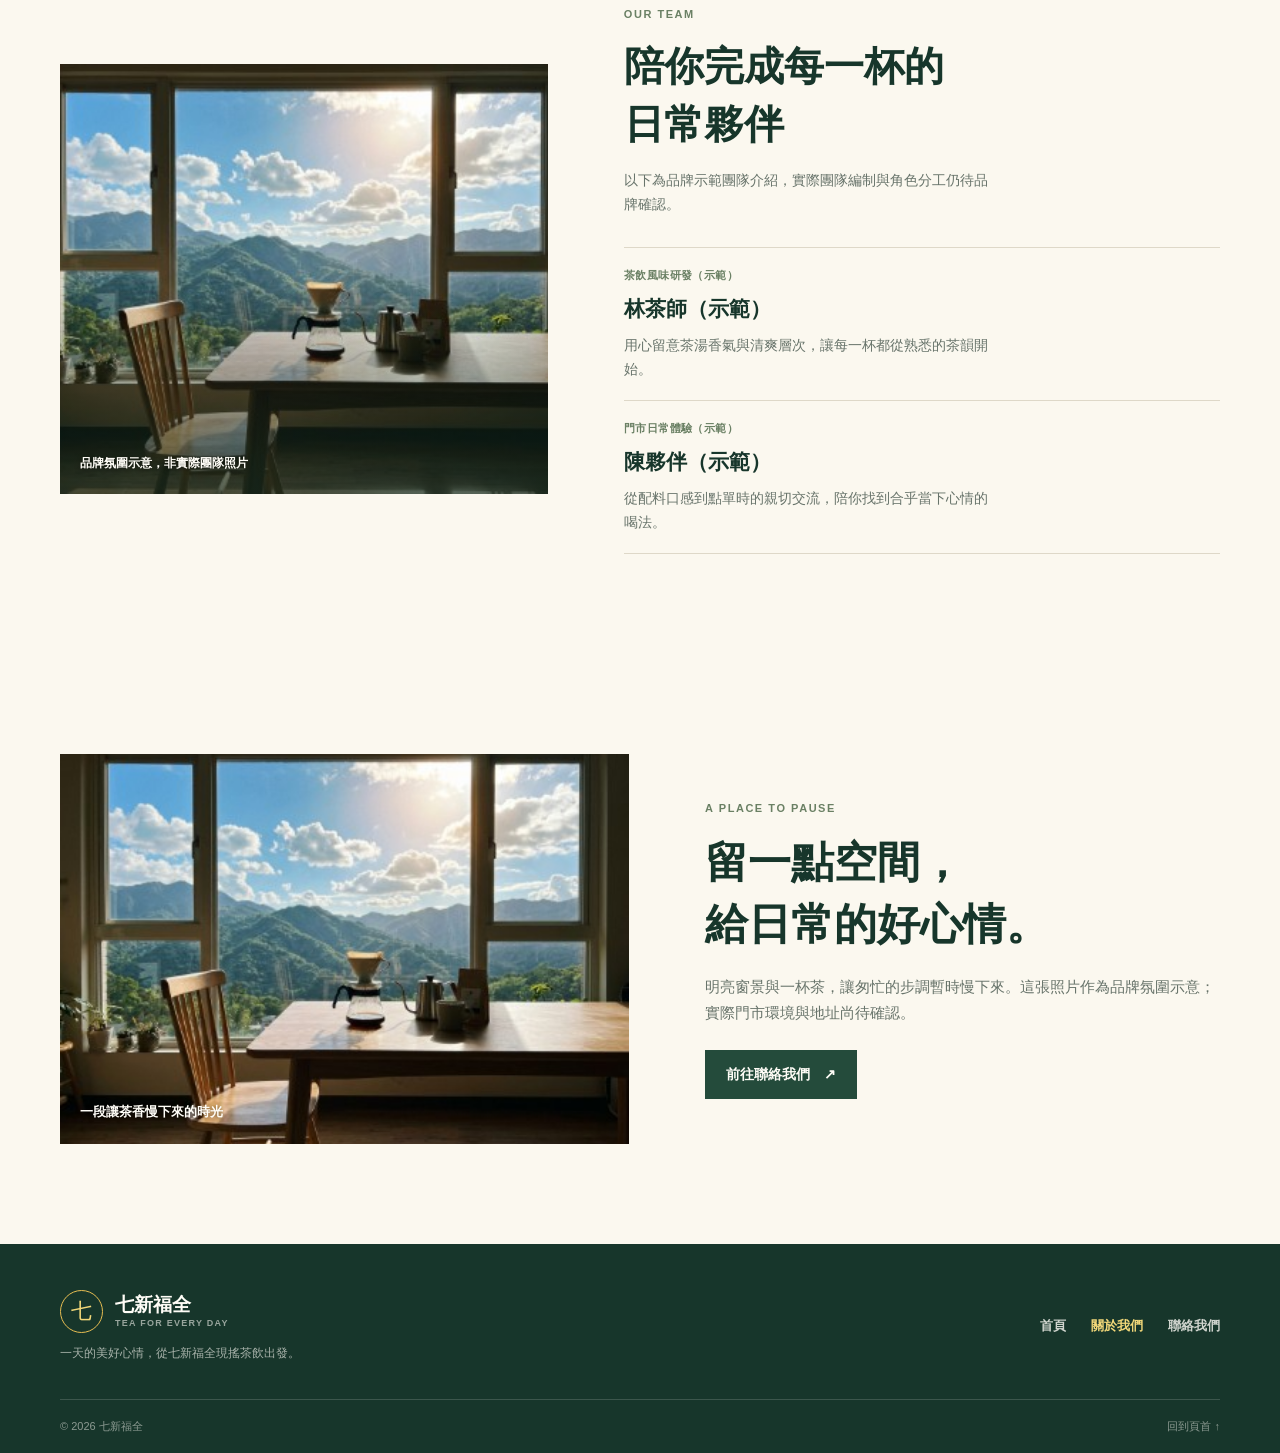
<file: pages/about.html>
<!doctype html>
<html lang="zh-Hant">
<head>
  <meta charset="utf-8">
  <meta name="viewport" content="width=device-width, initial-scale=1">
  <meta name="description" content="認識七新福全的品牌故事、飲茶理念與日常堅持。">
  <title>關於我們｜七新福全</title>
  <link rel="stylesheet" href="assets/css/site.css">
  <script src="assets/js/site.js" defer></script>
</head>
<body>
  <a class="skip-link" href="#main">跳至主要內容</a>
  <div class="announcement">每一杯現搖茶飲，都陪你清爽出發。</div>
  <header class="site-header">
    <div class="nav-wrap">
      <a class="brand" href="index.html" aria-label="七新福全首頁">
        <span class="brand-mark" aria-hidden="true">七</span>
        <span class="brand-name">七新福全<small>TEA FOR EVERY DAY</small></span>
      </a>
      <button class="menu-toggle" type="button" aria-expanded="false" aria-controls="site-navigation" aria-label="開啟導覽選單" data-menu-toggle>
        <span></span><span></span>
      </button>
      <nav class="site-nav" id="site-navigation" aria-label="主要導覽">
        <a href="index.html">首頁</a>
        <a href="about.html" aria-current="page">關於我們</a>
        <a href="contact.html">聯絡我們</a>
      </nav>
    </div>
  </header>

  <main id="main">
    <section class="page-hero" aria-labelledby="page-title">
      <div class="page-hero-inner">
        <p class="eyebrow">OUR STORY</p>
        <h1 id="page-title">一杯茶的日常，<br><span>從喜歡開始。</span></h1>
        <p>我們相信，喝茶不必複雜。熟悉的茶香、喜歡的配料，再加上剛好的甜與冰，就能成為日常裡的小小好心情。</p>
      </div>
      <span class="page-hero-mark" aria-hidden="true">關於<br>七新福全</span>
    </section>

    <section class="story-section section-pad" aria-labelledby="story-title">
      <div class="story-label">
        <p class="eyebrow">HOW IT BEGAN</p>
        <span class="story-rule"></span>
        <span class="story-count">01 — 03</span>
      </div>
      <div class="story-content">
        <h2 id="story-title">把喜歡的茶飲，<br>分享給更多日常。</h2>
        <p>七新福全從一個簡單的念頭出發：讓一杯好喝的現搖茶，成為每個人都能自在享受生活日常。茶香是熟悉的陪伴，配料帶來一點玩心，而每個人都有自己的甜度與冰量答案。</p>
        <p>我們希望保留點單時的自由，也珍惜每一杯送到手上的心意。這份品牌故事與文字目前是示範內容，正式成立資訊與實際經營細節仍待品牌確認。</p>
      </div>
    </section>

    <section class="promise-section section-pad" aria-labelledby="promise-title">
      <div class="section-topline">
        <div>
          <p class="eyebrow">OUR EVERYDAY PROMISE</p>
          <h2 id="promise-title">三件我們在意的小事</h2>
        </div>
        <p class="section-aside">讓一杯茶，喝起來更像自己的選擇。</p>
      </div>
      <div class="promise-grid">
        <article class="promise-item">
          <span class="promise-index">01 / 茶香</span>
          <h3>讓茶湯好好說話</h3>
          <p>以茶飲本身的香氣與清爽感為主角，讓每一口都輕鬆順口。</p>
        </article>
        <article class="promise-item">
          <span class="promise-index">02 / 口感</span>
          <h3>替喜歡多加一點</h3>
          <p>不同配料帶來不同咀嚼感，依當下心情搭配出自己的喝法。</p>
        </article>
        <article class="promise-item">
          <span class="promise-index">03 / 選擇</span>
          <h3>每杯都可以很個人</h3>
          <p>甜度與冰量保留彈性，讓熟悉的茶飲也能喝出新鮮感。</p>
        </article>
      </div>
    </section>

    <section class="team-section section-pad" aria-labelledby="team-title">
      <figure class="team-card__media">
        <img src="../onepage3/images/hero.jpg" alt="團隊介紹的氛圍示意：窗邊茶席、木桌與山景，非實際團隊照片">
        <figcaption>品牌氛圍示意，非實際團隊照片</figcaption>
      </figure>
      <div class="team-card__body">
        <div class="team-heading">
          <p class="eyebrow">OUR TEAM</p>
          <h2 id="team-title">陪你完成每一杯的日常夥伴</h2>
          <p>以下為品牌示範團隊介紹，實際團隊編制與角色分工仍待品牌確認。</p>
        </div>
        <div class="team-members">
          <article class="team-member">
            <p class="team-role">茶飲風味研發（示範）</p>
            <h3>林茶師（示範）</h3>
            <p>用心留意茶湯香氣與清爽層次，讓每一杯都從熟悉的茶韻開始。</p>
          </article>
          <article class="team-member">
            <p class="team-role">門市日常體驗（示範）</p>
            <h3>陳夥伴（示範）</h3>
            <p>從配料口感到點單時的親切交流，陪你找到合乎當下心情的喝法。</p>
          </article>
        </div>
      </div>
    </section>

    <section class="space-section section-pad" aria-labelledby="space-title">
      <figure class="space-photo">
        <img src="../onepage3/images/hero.jpg" alt="窗邊茶席、木桌與山景，呈現安靜明亮的飲茶時光">
        <figcaption>一段讓茶香慢下來的時光</figcaption>
      </figure>
      <div class="space-copy">
        <p class="eyebrow">A PLACE TO PAUSE</p>
        <h2 id="space-title">留一點空間，<br>給日常的好心情。</h2>
        <p>明亮窗景與一杯茶，讓匆忙的步調暫時慢下來。這張照片作為品牌氛圍示意；實際門市環境與地址尚待確認。</p>
        <a class="button button-dark" href="contact.html">前往聯絡我們 <span aria-hidden="true">↗</span></a>
      </div>
    </section>
  </main>

  <footer class="site-footer">
    <div class="footer-main">
      <a class="brand brand-footer" href="index.html">
        <span class="brand-mark" aria-hidden="true">七</span>
        <span class="brand-name">七新福全<small>TEA FOR EVERY DAY</small></span>
      </a>
      <p>一天的美好心情，從七新福全現搖茶飲出發。</p>
      <nav class="footer-nav" aria-label="頁尾導覽">
        <a href="index.html">首頁</a>
        <a href="about.html" aria-current="page">關於我們</a>
        <a href="contact.html">聯絡我們</a>
      </nav>
    </div>
    <div class="footer-bottom"><span>© 2026 七新福全</span><a href="#main">回到頁首 ↑</a></div>
  </footer>
</body>
</html>
</file>
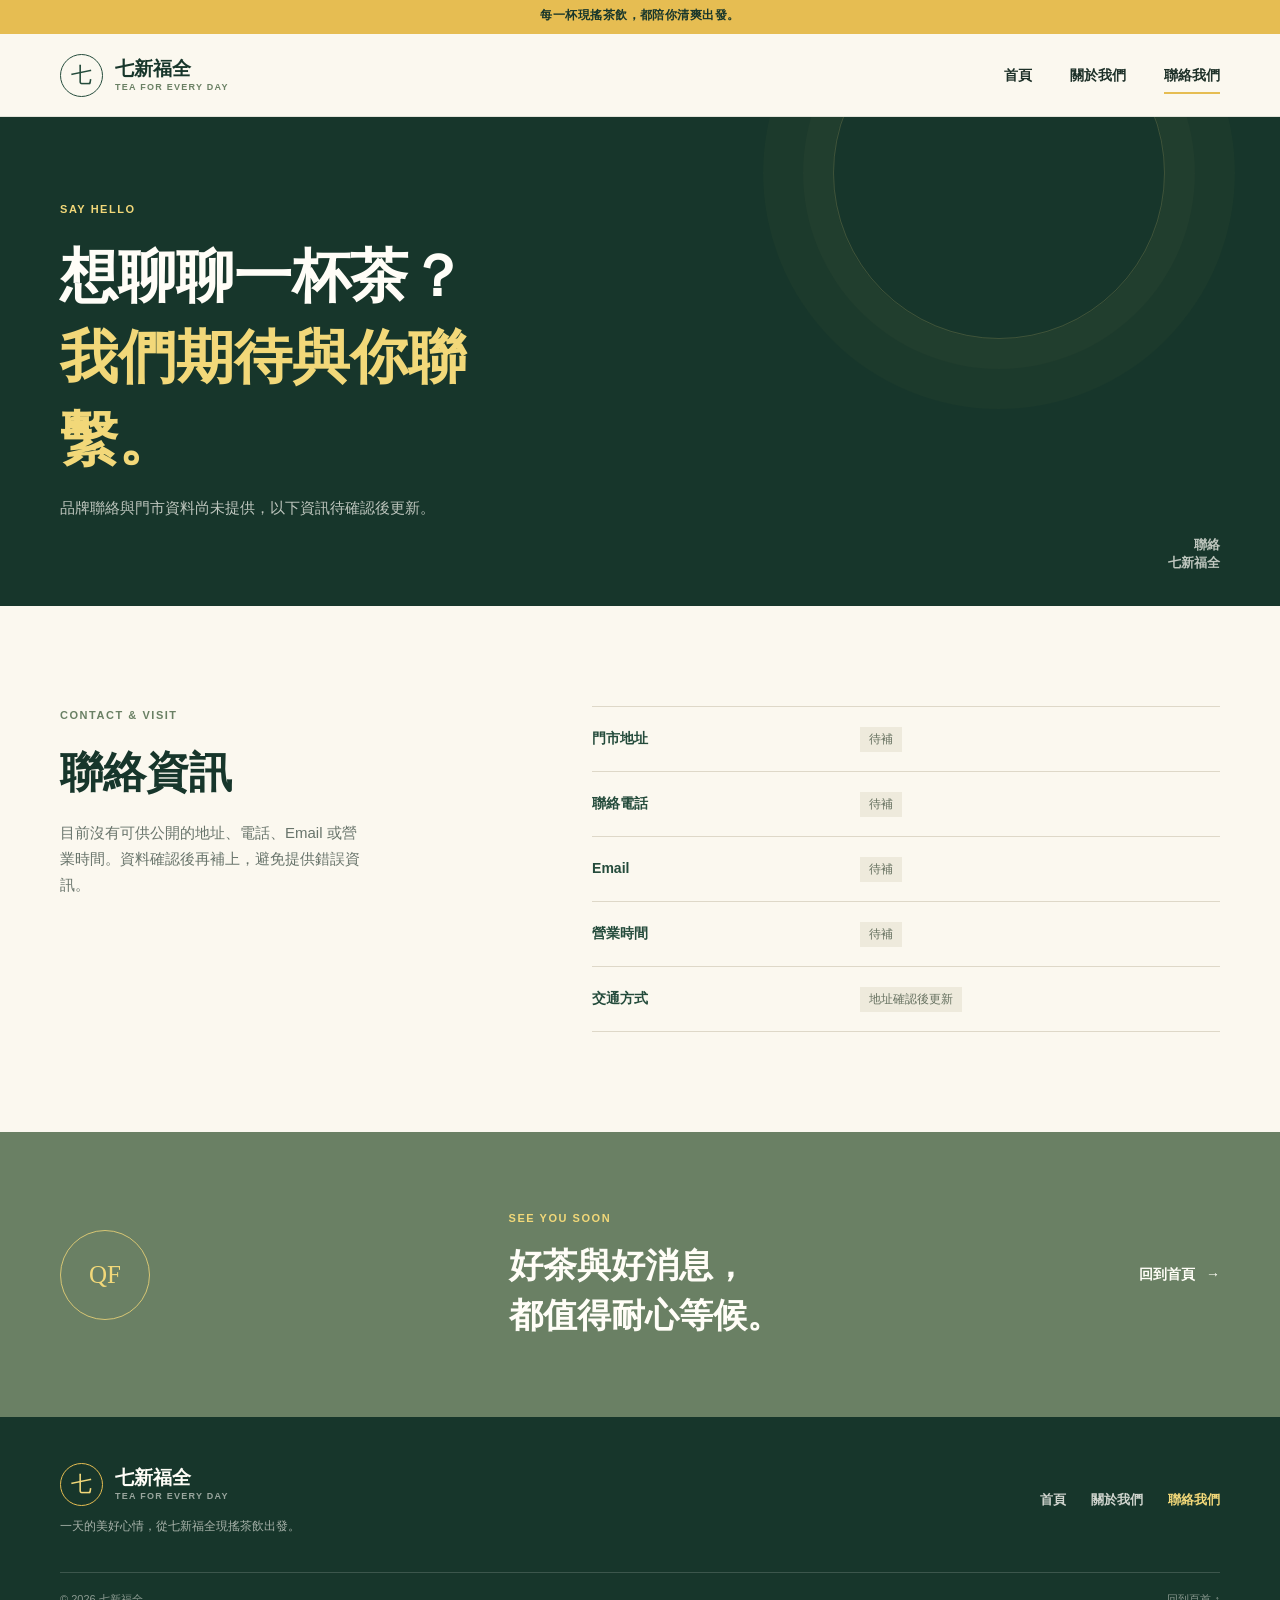
<file: pages/contact.html>
<!doctype html>
<html lang="zh-Hant">
<head>
  <meta charset="utf-8">
  <meta name="viewport" content="width=device-width, initial-scale=1">
  <meta name="description" content="七新福全聯絡資訊與交通方式；地址、電話、電子郵件及營業時間待補。">
  <title>聯絡我們｜七新福全</title>
  <link rel="stylesheet" href="assets/css/site.css">
  <script src="assets/js/site.js" defer></script>
</head>
<body>
  <a class="skip-link" href="#main">跳至主要內容</a>
  <div class="announcement">每一杯現搖茶飲，都陪你清爽出發。</div>
  <header class="site-header">
    <div class="nav-wrap">
      <a class="brand" href="index.html" aria-label="七新福全首頁">
        <span class="brand-mark" aria-hidden="true">七</span>
        <span class="brand-name">七新福全<small>TEA FOR EVERY DAY</small></span>
      </a>
      <button class="menu-toggle" type="button" aria-expanded="false" aria-controls="site-navigation" aria-label="開啟導覽選單" data-menu-toggle>
        <span></span><span></span>
      </button>
      <nav class="site-nav" id="site-navigation" aria-label="主要導覽">
        <a href="index.html">首頁</a>
        <a href="about.html">關於我們</a>
        <a href="contact.html" aria-current="page">聯絡我們</a>
      </nav>
    </div>
  </header>

  <main id="main">
    <section class="page-hero contact-hero" aria-labelledby="page-title">
      <div class="page-hero-inner">
        <p class="eyebrow">SAY HELLO</p>
        <h1 id="page-title">想聊聊一杯茶？<br><span>我們期待與你聯繫。</span></h1>
        <p>品牌聯絡與門市資料尚未提供，以下資訊待確認後更新。</p>
      </div>
      <span class="page-hero-mark" aria-hidden="true">聯絡<br>七新福全</span>
    </section>

    <section class="contact-section section-pad" aria-labelledby="contact-title">
      <div class="contact-intro">
        <p class="eyebrow">CONTACT & VISIT</p>
        <h2 id="contact-title">聯絡資訊</h2>
        <p>目前沒有可供公開的地址、電話、Email 或營業時間。資料確認後再補上，避免提供錯誤資訊。</p>
      </div>
      <dl class="contact-list">
        <div class="contact-row"><dt>門市地址</dt><dd><span class="pending">待補</span></dd></div>
        <div class="contact-row"><dt>聯絡電話</dt><dd><span class="pending">待補</span></dd></div>
        <div class="contact-row"><dt>Email</dt><dd><span class="pending">待補</span></dd></div>
        <div class="contact-row"><dt>營業時間</dt><dd><span class="pending">待補</span></dd></div>
        <div class="contact-row"><dt>交通方式</dt><dd><span class="pending">地址確認後更新</span></dd></div>
      </dl>
    </section>

    <section class="contact-note">
      <span class="note-stamp" aria-hidden="true">QF</span>
      <div>
        <p class="eyebrow">SEE YOU SOON</p>
        <h2>好茶與好消息，<br>都值得耐心等候。</h2>
      </div>
      <a class="text-link text-link-light" href="index.html">回到首頁 <span aria-hidden="true">→</span></a>
    </section>
  </main>

  <footer class="site-footer">
    <div class="footer-main">
      <a class="brand brand-footer" href="index.html">
        <span class="brand-mark" aria-hidden="true">七</span>
        <span class="brand-name">七新福全<small>TEA FOR EVERY DAY</small></span>
      </a>
      <p>一天的美好心情，從七新福全現搖茶飲出發。</p>
      <nav class="footer-nav" aria-label="頁尾導覽">
        <a href="index.html">首頁</a>
        <a href="about.html">關於我們</a>
        <a href="contact.html" aria-current="page">聯絡我們</a>
      </nav>
    </div>
    <div class="footer-bottom"><span>© 2026 七新福全</span><a href="#main">回到頁首 ↑</a></div>
  </footer>
</body>
</html>
</file>
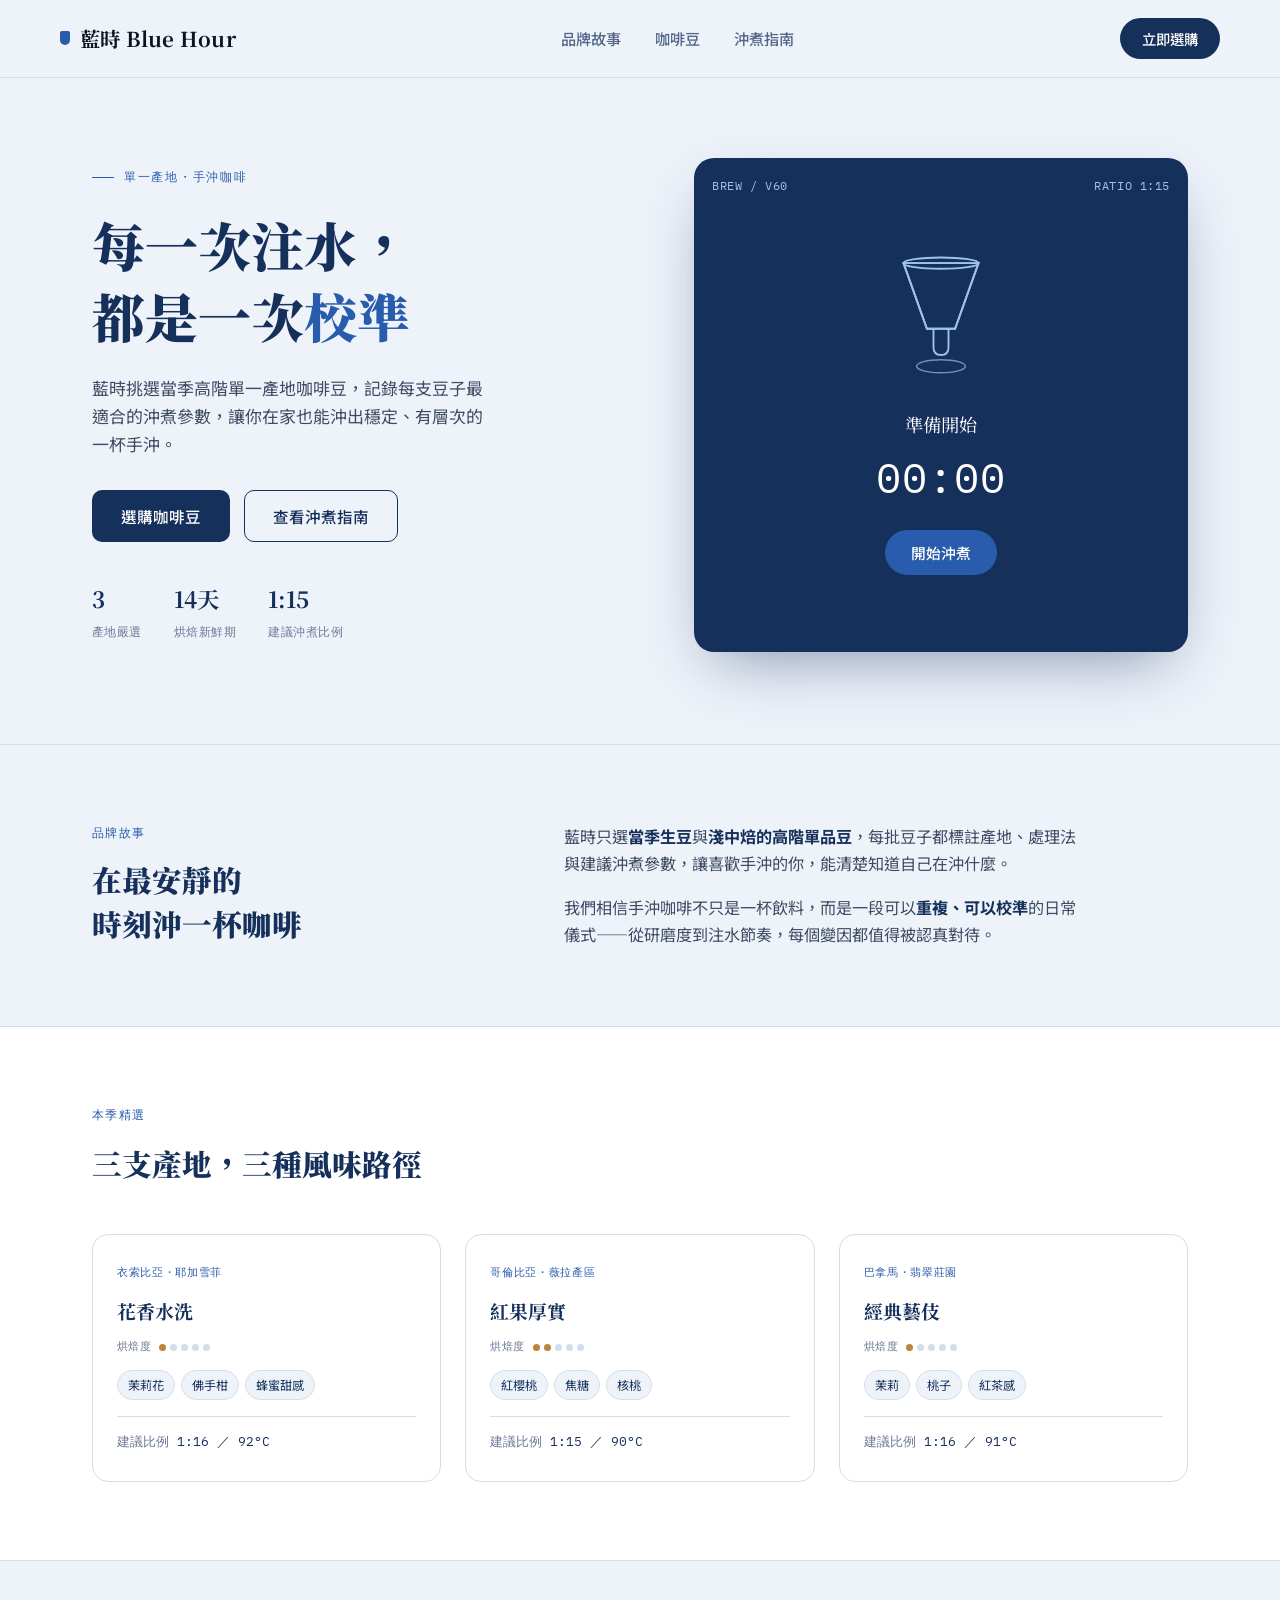
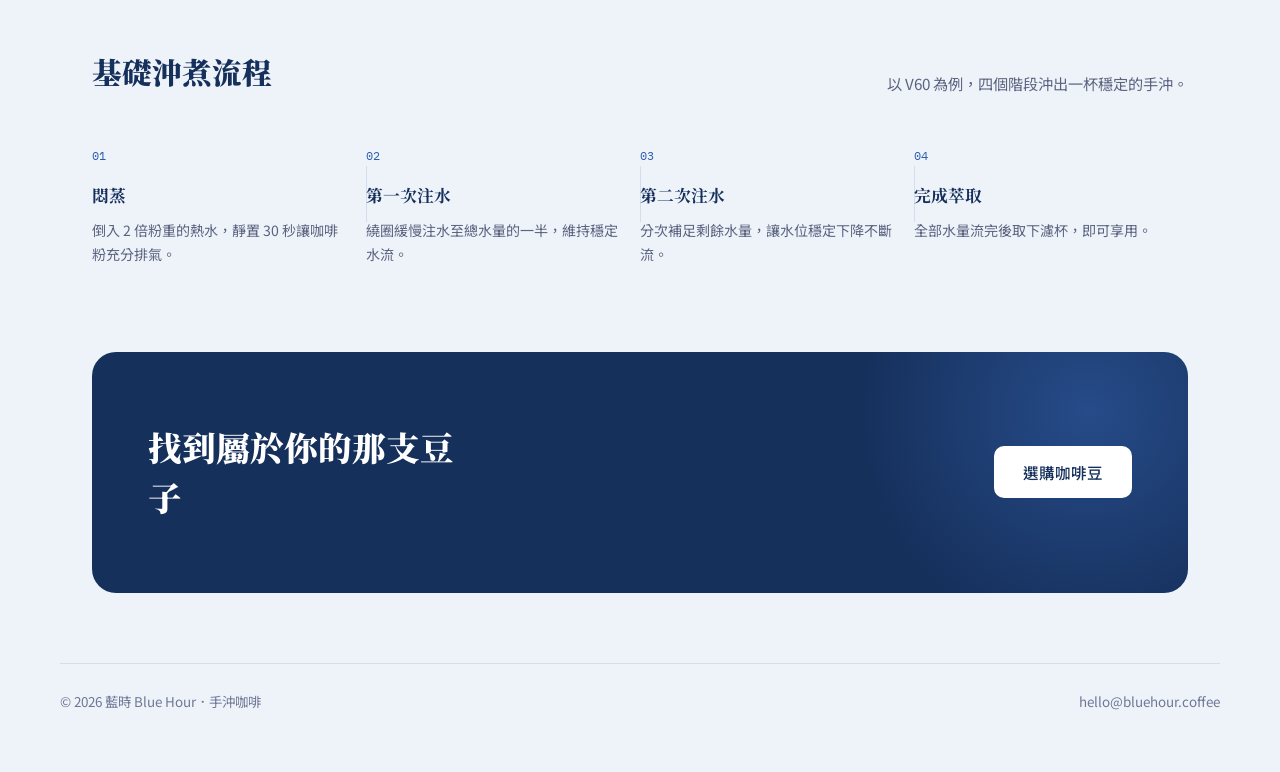
<file: w1/claude.html>
<!DOCTYPE html>
<html lang="zh-Hant">
<head>
<meta charset="UTF-8">
<meta name="viewport" content="width=device-width, initial-scale=1.0">
<title>藍時 Blue Hour｜手沖咖啡</title>
<link rel="preconnect" href="https://fonts.googleapis.com">
<link rel="preconnect" href="https://fonts.gstatic.com" crossorigin>
<link href="https://fonts.googleapis.com/css2?family=Noto+Serif+TC:wght@500;700;900&family=Noto+Sans+TC:wght@400;500;700&family=IBM+Plex+Mono:wght@400;500&display=swap" rel="stylesheet">
<style>
  :root{
    --ink: #0B1220;
    --deep: #16305C;
    --blue: #2A5CAD;
    --blue-bright: #3E74CC;
    --paper: #EEF3FA;
    --mist: #D3DEEC;
    --white: #FFFFFF;
    --roast: #B9843E;

    --display: 'Noto Serif TC', serif;
    --body: 'Noto Sans TC', sans-serif;
    --mono: 'IBM Plex Mono', monospace;
  }

  *{ box-sizing:border-box; margin:0; padding:0; }
  html{ scroll-behavior:smooth; }
  body{
    background: var(--paper);
    color: var(--ink);
    font-family: var(--body);
    line-height:1.65;
    -webkit-font-smoothing:antialiased;
  }
  a{ color:inherit; text-decoration:none; }
  ul{ list-style:none; }
  button{ font-family:inherit; cursor:pointer; }
  :focus-visible{ outline:2px solid var(--blue); outline-offset:3px; border-radius:4px; }

  .wrap{ max-width:1160px; margin:0 auto; padding:0 32px; }

  /* NAV */
  header.site{
    position:sticky; top:0; z-index:50;
    background: rgba(238,243,250,0.88);
    backdrop-filter: blur(10px);
    border-bottom:1px solid var(--mist);
  }
  .nav{ display:flex; align-items:center; justify-content:space-between; padding:18px 0; }
  .logo{ font-family:var(--display); font-weight:700; font-size:1.28rem; letter-spacing:0.02em; display:flex; align-items:center; gap:10px; }
  .logo .mark{ width:10px; height:14px; background:var(--blue); border-radius:2px 2px 6px 6px; }
  .nav-links{ display:flex; gap:34px; font-size:0.95rem; font-weight:500; color:var(--deep); }
  .nav-links a{ opacity:0.72; transition:opacity .15s ease; }
  .nav-links a:hover{ opacity:1; }
  .nav-cta{
    background:var(--deep); color:var(--white);
    padding:10px 22px; border-radius:999px; font-size:0.9rem; font-weight:500;
    border:none; transition:background .15s ease, transform .15s ease;
  }
  .nav-cta:hover{ background:var(--blue); transform:translateY(-1px); }

  /* HERO */
  .hero{ padding:80px 0 92px; }
  .hero-grid{ display:grid; grid-template-columns:1.05fr 0.95fr; gap:56px; align-items:center; }
  .eyebrow{
    font-family:var(--mono); font-size:0.76rem; letter-spacing:0.14em; text-transform:uppercase;
    color:var(--blue); display:flex; align-items:center; gap:10px; margin-bottom:22px;
  }
  .eyebrow::before{ content:""; width:22px; height:1px; background:var(--blue); }
  .hero h1{
    font-family:var(--display); font-weight:900; font-size:clamp(2.1rem,4.2vw,3.3rem);
    line-height:1.35; color:var(--deep); margin-bottom:22px;
  }
  .hero h1 em{ font-style:normal; color:var(--blue); }
  .hero p.lede{ font-size:1.06rem; color:#3F4A63; max-width:44ch; margin-bottom:32px; }
  .hero-actions{ display:flex; gap:14px; flex-wrap:wrap; margin-bottom:38px; }
  .btn-primary, .btn-ghost{
    padding:14px 28px; border-radius:10px; font-size:0.97rem; font-weight:500;
    border:1px solid transparent; transition:all .15s ease; display:inline-flex; align-items:center; gap:8px;
  }
  .btn-primary{ background:var(--deep); color:var(--white); }
  .btn-primary:hover{ background:var(--blue); transform:translateY(-1px); }
  .btn-ghost{ background:transparent; border-color:var(--deep); color:var(--deep); }
  .btn-ghost:hover{ background:var(--deep); color:var(--white); }

  .hero-stats{ display:flex; gap:32px; font-family:var(--mono); }
  .hero-stats div strong{ display:block; font-size:1.4rem; font-family:var(--display); color:var(--deep); }
  .hero-stats div span{ font-size:0.74rem; color:#6E7896; letter-spacing:0.04em; }

  /* SIGNATURE: brew timer */
  .brewer{
    position:relative; background:var(--deep); border-radius:20px;
    aspect-ratio:1/1; overflow:hidden;
    box-shadow:0 24px 60px -20px rgba(22,48,92,0.5);
    display:flex; flex-direction:column; align-items:center; justify-content:center;
    padding: 26px;
  }
  .brewer-hud{
    position:absolute; top:18px; left:18px; right:18px;
    display:flex; justify-content:space-between;
    font-family:var(--mono); font-size:0.72rem; color:#9FC1EE; letter-spacing:0.05em;
  }
  .brewer-stage{
    font-family:var(--display); color:var(--white); font-size:1.15rem;
    margin-top: 6px; margin-bottom: 4px; text-align:center; min-height: 1.6em;
  }
  .brewer-time{
    font-family:var(--mono); font-size:2.6rem; color:var(--white); letter-spacing:0.02em; margin-bottom:18px;
  }
  .dripper-svg{ width:150px; margin-bottom: 18px; }
  .brewer-btn{
    background:var(--blue); color:var(--white); border:none;
    padding:12px 26px; border-radius:999px; font-size:0.92rem; font-weight:500;
    transition:background .15s ease;
  }
  .brewer-btn:hover{ background:var(--blue-bright); }
  .brewer-btn:disabled{ opacity:0.55; cursor:default; }

  /* STORY */
  .story{ padding:78px 0; border-top:1px solid var(--mist); }
  .story-grid{ display:grid; grid-template-columns:0.8fr 1.2fr; gap:56px; }
  .section-label{
    font-family:var(--mono); font-size:0.76rem; letter-spacing:0.12em; text-transform:uppercase;
    color:var(--blue); margin-bottom:14px;
  }
  .story h2{ font-family:var(--display); font-weight:900; font-size:1.85rem; color:var(--deep); line-height:1.5; }
  .story-body p{ font-size:1.01rem; color:#3F4A63; margin-bottom:18px; max-width:58ch; }
  .story-body p:last-child{ margin-bottom:0; }
  .story-body strong{ color:var(--deep); }

  /* BEANS */
  .beans{ padding:78px 0; background:var(--white); border-top:1px solid var(--mist); border-bottom:1px solid var(--mist); }
  .beans-head{ max-width:640px; margin-bottom:46px; }
  .beans-head h2{ font-family:var(--display); font-weight:900; font-size:1.85rem; color:var(--deep); margin-top:10px; }
  .bean-cards{ display:grid; grid-template-columns:repeat(3,1fr); gap:24px; }
  .b-card{
    border:1px solid var(--mist); border-radius:16px; padding:28px 24px;
    transition:border-color .15s ease, transform .15s ease;
  }
  .b-card:hover{ border-color:var(--blue-bright); transform:translateY(-3px); }
  .b-card .origin{ font-family:var(--mono); font-size:0.7rem; color:var(--blue); letter-spacing:0.06em; margin-bottom:14px; }
  .b-card h3{ font-family:var(--display); font-weight:700; font-size:1.18rem; color:var(--deep); margin-bottom:12px; }
  .roast-bar{ display:flex; align-items:center; gap:8px; margin-bottom:14px; }
  .roast-bar .label{ font-family:var(--mono); font-size:0.68rem; color:#6E7896; letter-spacing:0.04em; }
  .roast-dots{ display:flex; gap:4px; }
  .roast-dots span{ width:7px; height:7px; border-radius:50%; background:var(--mist); }
  .roast-dots span.on{ background:var(--roast); }
  .flavor-tags{ display:flex; flex-wrap:wrap; gap:6px; margin-bottom:16px; }
  .flavor-tags span{
    font-size:0.76rem; padding:4px 10px; border-radius:999px;
    background:var(--paper); color:var(--deep); border:1px solid var(--mist);
  }
  .b-card .ratio{ font-family:var(--mono); font-size:0.82rem; color:var(--deep); border-top:1px solid var(--mist); padding-top:14px; }
  .b-card .ratio span{ color:#6E7896; }

  /* GUIDE */
  .guide{ padding:86px 0; }
  .guide-head{ display:flex; justify-content:space-between; align-items:flex-end; margin-bottom:50px; gap:24px; flex-wrap:wrap; }
  .guide-head h2{ font-family:var(--display); font-weight:900; font-size:1.85rem; color:var(--deep); }
  .guide-head p{ max-width:38ch; color:#5B637F; font-size:0.95rem; }
  .steps{ display:grid; grid-template-columns:repeat(4,1fr); position:relative; }
  .step{ position:relative; padding:0 22px 0 0; }
  .step:not(:last-child)::after{
    content:""; position:absolute; top:20px; right:-1px; width:1px; height:56px; background:var(--mist);
  }
  .step .num{ font-family:var(--mono); font-size:0.76rem; color:var(--blue); margin-bottom:16px; display:block; }
  .step h3{ font-family:var(--display); font-weight:700; font-size:1.05rem; color:var(--deep); margin-bottom:10px; }
  .step p{ font-size:0.88rem; color:#5B637F; }

  /* CTA */
  .cta{
    background:var(--deep); color:var(--white); border-radius:24px; margin:0 32px 32px;
    padding:70px 56px; position:relative; overflow:hidden;
  }
  .cta::before{
    content:""; position:absolute; width:460px; height:460px;
    background:radial-gradient(circle, rgba(62,116,204,0.4), transparent 70%);
    top:-170px; right:-130px; border-radius:50%;
  }
  .cta-inner{ position:relative; z-index:2; display:flex; justify-content:space-between; align-items:center; gap:40px; flex-wrap:wrap; }
  .cta h2{ font-family:var(--display); font-weight:900; font-size:clamp(1.5rem,2.8vw,2.1rem); max-width:16ch; line-height:1.5; }
  .cta .btn-primary{ background:var(--white); color:var(--deep); white-space:nowrap; }
  .cta .btn-primary:hover{ background:var(--paper); }

  footer.site{ padding:38px 32px 60px; }
  .footer-grid{
    max-width:1160px; margin:0 auto; display:flex; justify-content:space-between; align-items:center;
    flex-wrap:wrap; gap:16px; font-size:0.84rem; color:#6E7896; border-top:1px solid var(--mist); padding-top:26px;
  }

  @media (prefers-reduced-motion:reduce){ *{ animation-duration:0.001ms !important; transition-duration:0.001ms !important; } }

  @media (max-width:880px){
    .hero-grid{ grid-template-columns:1fr; }
    .brewer{ order:-1; max-width:400px; margin:0 auto 8px; }
    .story-grid{ grid-template-columns:1fr; gap:28px; }
    .bean-cards{ grid-template-columns:1fr; }
    .steps{ grid-template-columns:1fr 1fr; row-gap:32px; }
    .step:nth-child(2)::after{ display:none; }
    .nav-links{ display:none; }
    .cta{ margin:0 16px 16px; padding:46px 28px; }
    .cta-inner{ flex-direction:column; align-items:flex-start; }
  }
  @media (max-width:520px){
    .wrap{ padding:0 20px; }
    .steps{ grid-template-columns:1fr; }
    .step:not(:last-child)::after{ display:none; }
    .hero-stats{ gap:20px; }
  }
</style>
</head>
<body>

<header class="site">
  <nav class="wrap nav">
    <div class="logo"><span class="mark"></span>藍時 Blue Hour</div>
    <ul class="nav-links">
      <li><a href="#story">品牌故事</a></li>
      <li><a href="#beans">咖啡豆</a></li>
      <li><a href="#guide">沖煮指南</a></li>
    </ul>
    <button class="nav-cta">立即選購</button>
  </nav>
</header>

<section class="hero">
  <div class="wrap hero-grid">
    <div>
      <div class="eyebrow">單一產地・手沖咖啡</div>
      <h1>每一次注水，<br>都是一次<em>校準</em></h1>
      <p class="lede">藍時挑選當季高階單一產地咖啡豆，記錄每支豆子最適合的沖煮參數，讓你在家也能沖出穩定、有層次的一杯手沖。</p>
      <div class="hero-actions">
        <button class="btn-primary">選購咖啡豆</button>
        <button class="btn-ghost">查看沖煮指南</button>
      </div>
      <div class="hero-stats">
        <div><strong>3</strong><span>產地嚴選</span></div>
        <div><strong>14天</strong><span>烘焙新鮮期</span></div>
        <div><strong>1:15</strong><span>建議沖煮比例</span></div>
      </div>
    </div>

    <div class="brewer">
      <div class="brewer-hud">
        <span>BREW / V60</span>
        <span id="ratioTag">RATIO 1:15</span>
      </div>
      <svg class="dripper-svg" id="dripperSvg" viewBox="0 0 160 160" xmlns="http://www.w3.org/2000/svg">
        <path d="M40 30 L120 30 L95 100 L65 100 Z" fill="none" stroke="#9FC1EE" stroke-width="2"/>
        <rect id="waterLevel" x="65" y="98" width="30" height="0" fill="#3E74CC" opacity="0.85"/>
        <path d="M40 30 L120 30 L95 100 L65 100 Z" fill="none" stroke="#9FC1EE" stroke-width="2"/>
        <ellipse cx="80" cy="30" rx="40" ry="6" fill="none" stroke="#9FC1EE" stroke-width="2"/>
        <path d="M72 100 L72 120 Q72 128 80 128 Q88 128 88 120 L88 100" fill="none" stroke="#9FC1EE" stroke-width="2"/>
        <ellipse cx="80" cy="140" rx="26" ry="7" fill="none" stroke="#6E92C4" stroke-width="1.6"/>
        <line id="pourLine" x1="80" y1="8" x2="80" y2="30" stroke="#3E74CC" stroke-width="3" opacity="0"/>
      </svg>
      <div class="brewer-stage" id="stageLabel">準備開始</div>
      <div class="brewer-time" id="timeLabel">00:00</div>
      <button class="brewer-btn" id="brewBtn">開始沖煮</button>
    </div>
  </div>
</section>

<section class="story" id="story">
  <div class="wrap story-grid">
    <div>
      <div class="section-label">品牌故事</div>
      <h2>在最安靜的<br>時刻沖一杯咖啡</h2>
    </div>
    <div class="story-body">
      <p>藍時只選<strong>當季生豆</strong>與<strong>淺中焙的高階單品豆</strong>，每批豆子都標註產地、處理法與建議沖煮參數，讓喜歡手沖的你，能清楚知道自己在沖什麼。</p>
      <p>我們相信手沖咖啡不只是一杯飲料，而是一段可以<strong>重複、可以校準</strong>的日常儀式——從研磨度到注水節奏，每個變因都值得被認真對待。</p>
    </div>
  </div>
</section>

<section class="beans" id="beans">
  <div class="wrap">
    <div class="beans-head">
      <div class="section-label">本季精選</div>
      <h2>三支產地，三種風味路徑</h2>
    </div>
    <div class="bean-cards">
      <div class="b-card">
        <div class="origin">衣索比亞・耶加雪菲</div>
        <h3>花香水洗</h3>
        <div class="roast-bar">
          <span class="label">烘焙度</span>
          <div class="roast-dots"><span class="on"></span><span></span><span></span><span></span><span></span></div>
        </div>
        <div class="flavor-tags"><span>茉莉花</span><span>佛手柑</span><span>蜂蜜甜感</span></div>
        <div class="ratio"><span>建議比例</span> 1:16 ／ 92°C</div>
      </div>
      <div class="b-card">
        <div class="origin">哥倫比亞・薇拉產區</div>
        <h3>紅果厚實</h3>
        <div class="roast-bar">
          <span class="label">烘焙度</span>
          <div class="roast-dots"><span class="on"></span><span class="on"></span><span></span><span></span><span></span></div>
        </div>
        <div class="flavor-tags"><span>紅櫻桃</span><span>焦糖</span><span>核桃</span></div>
        <div class="ratio"><span>建議比例</span> 1:15 ／ 90°C</div>
      </div>
      <div class="b-card">
        <div class="origin">巴拿馬・翡翠莊園</div>
        <h3>經典藝伎</h3>
        <div class="roast-bar">
          <span class="label">烘焙度</span>
          <div class="roast-dots"><span class="on"></span><span></span><span></span><span></span><span></span></div>
        </div>
        <div class="flavor-tags"><span>茉莉</span><span>桃子</span><span>紅茶感</span></div>
        <div class="ratio"><span>建議比例</span> 1:16 ／ 91°C</div>
      </div>
    </div>
  </div>
</section>

<section class="guide" id="guide">
  <div class="wrap">
    <div class="guide-head">
      <h2>基礎沖煮流程</h2>
      <p>以 V60 為例，四個階段沖出一杯穩定的手沖。</p>
    </div>
    <div class="steps">
      <div class="step">
        <span class="num">01</span>
        <h3>悶蒸</h3>
        <p>倒入 2 倍粉重的熱水，靜置 30 秒讓咖啡粉充分排氣。</p>
      </div>
      <div class="step">
        <span class="num">02</span>
        <h3>第一次注水</h3>
        <p>繞圈緩慢注水至總水量的一半，維持穩定水流。</p>
      </div>
      <div class="step">
        <span class="num">03</span>
        <h3>第二次注水</h3>
        <p>分次補足剩餘水量，讓水位穩定下降不斷流。</p>
      </div>
      <div class="step">
        <span class="num">04</span>
        <h3>完成萃取</h3>
        <p>全部水量流完後取下濾杯，即可享用。</p>
      </div>
    </div>
  </div>
</section>

<div class="wrap" style="padding:0;">
  <div class="cta">
    <div class="cta-inner">
      <h2>找到屬於你的那支豆子</h2>
      <button class="btn-primary">選購咖啡豆</button>
    </div>
  </div>
</div>

<footer class="site">
  <div class="footer-grid">
    <div>© 2026 藍時 Blue Hour．手沖咖啡</div>
    <div>hello@bluehour.coffee</div>
  </div>
</footer>

<script>
  (function(){
    const btn = document.getElementById('brewBtn');
    const stageLabel = document.getElementById('stageLabel');
    const timeLabel = document.getElementById('timeLabel');
    const waterLevel = document.getElementById('waterLevel');
    const pourLine = document.getElementById('pourLine');

    const stages = [
      { name:'悶蒸中', dur:30, water:8 },
      { name:'第一次注水', dur:60, water:38 },
      { name:'第二次注水', dur:60, water:75 },
      { name:'萃取完成', dur:0, water:75 }
    ];

    let running = false;
    let stageIndex = 0;
    let elapsed = 0;
    let totalElapsed = 0;
    let timer = null;

    function fmt(s){
      const m = Math.floor(s/60).toString().padStart(2,'0');
      const sec = Math.floor(s%60).toString().padStart(2,'0');
      return m+':'+sec;
    }

    function tick(){
      totalElapsed += 1;
      elapsed += 1;
      timeLabel.textContent = fmt(totalElapsed);

      const stage = stages[stageIndex];
      const progress = stage.dur ? Math.min(elapsed/stage.dur, 1) : 1;
      const prevWater = stageIndex === 0 ? 0 : stages[stageIndex-1].water;
      const currentWater = prevWater + (stage.water - prevWater) * progress;
      waterLevel.setAttribute('y', 98 - currentWater*0.55);
      waterLevel.setAttribute('height', currentWater*0.55);

      pourLine.style.opacity = (stageIndex === 1 || stageIndex === 2) ? '0.9' : '0';

      if(stage.dur && elapsed >= stage.dur){
        stageIndex += 1;
        elapsed = 0;
        if(stageIndex >= stages.length - 1){
          stageLabel.textContent = stages[stages.length-1].name;
          pourLine.style.opacity = '0';
          clearInterval(timer);
          running = false;
          btn.disabled = false;
          btn.textContent = '再沖一次';
          return;
        }
        stageLabel.textContent = stages[stageIndex].name;
      }
    }

    btn.addEventListener('click', () => {
      if(running) return;
      running = true;
      stageIndex = 0;
      elapsed = 0;
      totalElapsed = 0;
      waterLevel.setAttribute('y', 98);
      waterLevel.setAttribute('height', 0);
      stageLabel.textContent = stages[0].name;
      timeLabel.textContent = '00:00';
      btn.disabled = true;
      btn.textContent = '沖煮中…';
      timer = setInterval(tick, 1000);
    });
  })();
</script>

</body>
</html>
</file>
<file: pages/assets/css/site.css>
:root {
  color-scheme: light;
  --ink: #1d3028;
  --forest: #244b3b;
  --forest-deep: #17362b;
  --leaf: #6a8064;
  --gold: #e6bd52;
  --gold-light: #f2d879;
  --paper: #fbf8ef;
  --cream: #f2ead8;
  --white: #fffdf7;
  --muted: #68746b;
  --line: #ded8c8;
  --content: 1160px;
  --body-font: "Noto Sans TC", "Microsoft JhengHei", sans-serif;
  --display-font: "Noto Serif TC", "PMingLiU", serif;
}

* { box-sizing: border-box; }
html { scroll-behavior: smooth; }
body { margin: 0; color: var(--ink); background: var(--paper); font-family: var(--body-font); font-size: 16px; line-height: 1.75; -webkit-font-smoothing: antialiased; }
img { display: block; width: 100%; height: auto; }
a { color: inherit; text-decoration: none; }
button { font: inherit; }
a:focus-visible, button:focus-visible { outline: 3px solid var(--gold); outline-offset: 4px; }
.skip-link { position: absolute; z-index: 20; top: 8px; left: 8px; padding: 8px 14px; color: var(--white); background: var(--forest-deep); transform: translateY(-150%); }
.skip-link:focus { transform: translateY(0); }
.announcement { min-height: 34px; padding: 5px 20px; color: var(--forest-deep); background: var(--gold); font-size: 12px; font-weight: 700; text-align: center; letter-spacing: .04em; }
.site-header { position: sticky; z-index: 10; top: 0; background: rgba(251, 248, 239, .96); border-bottom: 1px solid rgba(36, 75, 59, .12); backdrop-filter: blur(12px); }
.nav-wrap { display: flex; width: min(var(--content), calc(100% - 56px)); min-height: 82px; align-items: center; justify-content: space-between; margin-inline: auto; }
.brand { display: inline-flex; align-items: center; gap: 12px; }
.brand-mark { display: grid; width: 43px; aspect-ratio: 1; place-items: center; border: 1px solid var(--forest); border-radius: 50%; color: var(--forest); font-family: var(--display-font); font-size: 21px; }
.brand-name { display: grid; color: var(--forest-deep); font-family: var(--display-font); font-size: 19px; font-weight: 700; line-height: 1.3; }
.brand-name small { color: var(--leaf); font-family: var(--body-font); font-size: 9px; font-weight: 600; letter-spacing: .14em; }
.site-nav { display: flex; align-items: center; gap: 38px; }
.site-nav a, .footer-nav a { position: relative; font-size: 14px; font-weight: 600; }
.site-nav a::after { position: absolute; right: 0; bottom: -7px; left: 0; height: 2px; background: var(--gold); content: ""; transform: scaleX(0); transform-origin: left; transition: transform .2s ease; }
.site-nav a:hover::after, .site-nav a[aria-current="page"]::after { transform: scaleX(1); }
.menu-toggle { display: none; width: 44px; height: 44px; padding: 12px 9px; border: 1px solid var(--line); background: transparent; cursor: pointer; }
.menu-toggle span { display: block; width: 23px; height: 2px; margin: 5px auto; background: var(--forest); transition: transform .2s ease; }
.menu-toggle[aria-expanded="true"] span:first-child { transform: translateY(3.5px) rotate(45deg); }
.menu-toggle[aria-expanded="true"] span:last-child { transform: translateY(-3.5px) rotate(-45deg); }
.home-hero { position: relative; display: grid; min-height: 610px; grid-template-columns: minmax(0, .98fr) minmax(0, 1.02fr); align-items: stretch; overflow: hidden; color: var(--white); background: var(--forest-deep); }
.home-hero::before { position: absolute; top: -190px; left: -150px; width: 500px; aspect-ratio: 1; border: 1px solid rgba(242, 216, 121, .18); border-radius: 50%; box-shadow: 0 0 0 54px rgba(242, 216, 121, .035), 0 0 0 112px rgba(242, 216, 121, .025); content: ""; }
.hero-copy { position: relative; z-index: 1; display: flex; width: min(580px, calc(100% - 56px)); flex-direction: column; justify-content: center; justify-self: end; padding: 76px 60px 78px 0; }
.eyebrow { margin: 0 0 17px; color: var(--leaf); font-size: 11px; font-weight: 700; letter-spacing: .14em; }
.hero-copy .eyebrow, .contact-note .eyebrow { color: var(--gold-light); }
h1, h2, h3, p, figure { margin-top: 0; }
h1, h2, h3 { font-family: var(--display-font); }
.hero-copy h1 { max-width: 13ch; margin-bottom: 22px; color: var(--white); font-size: clamp(42px, 5vw, 66px); font-weight: 700; line-height: 1.35; }
.hero-copy h1 span, .page-hero h1 span { color: var(--gold-light); }
.hero-lede { max-width: 39ch; margin-bottom: 28px; color: rgba(255, 253, 247, .78); font-size: 16px; }
.hero-actions { display: flex; flex-wrap: wrap; align-items: center; gap: 24px; }
.button { display: inline-flex; min-height: 48px; align-items: center; justify-content: center; gap: 14px; padding: 11px 20px; border: 1px solid transparent; font-size: 14px; font-weight: 700; transition: color .2s ease, background .2s ease, transform .2s ease; }
.button:hover { transform: translateY(-2px); }
.button-light { color: var(--forest-deep); background: var(--gold); }
.button-light:hover { background: var(--gold-light); }
.button-dark { color: var(--white); background: var(--forest); }
.button-dark:hover { background: var(--forest-deep); }
.text-link { display: inline-flex; align-items: center; gap: 11px; color: var(--forest); font-size: 14px; font-weight: 700; }
.text-link span, .button span { transition: transform .2s ease; }
.text-link:hover span, .button:hover span { transform: translateX(3px); }
.text-link-light { color: var(--white); }
.hero-note { display: flex; align-items: center; gap: 9px; margin: 42px 0 0; color: rgba(255, 253, 247, .63); font-size: 12px; }
.note-dot { width: 7px; aspect-ratio: 1; border-radius: 50%; background: var(--gold); }
.hero-photo { position: relative; min-height: 510px; margin: 0; overflow: hidden; background: #62735d; }
.hero-photo::after { position: absolute; inset: 45% 0 0; background: linear-gradient(transparent, rgba(20, 42, 31, .75)); content: ""; }
.hero-photo img { position: absolute; width: 100%; height: 100%; object-fit: cover; object-position: center; }
.hero-photo figcaption { position: absolute; z-index: 1; right: 34px; bottom: 28px; left: 34px; display: flex; align-items: end; justify-content: space-between; gap: 12px; color: var(--white); }
.hero-photo figcaption span:first-child { font-family: var(--display-font); font-size: 19px; }
.hero-photo figcaption span:last-child { font-size: 9px; letter-spacing: .14em; }
.hero-index { position: absolute; z-index: 2; right: 30px; top: 28px; color: var(--white); font-size: 10px; letter-spacing: .12em; writing-mode: vertical-rl; }
.section-pad { padding: 100px max(28px, calc((100% - var(--content)) / 2)); }
.intro-section { display: grid; grid-template-columns: 1fr .8fr; align-items: center; gap: 80px; background: var(--paper); }
.section-heading h2, .section-topline h2, .contact-intro h2 { margin: 0; color: var(--forest-deep); font-size: clamp(30px, 3.5vw, 43px); line-height: 1.45; }
.intro-copy { max-width: 470px; }
.intro-copy p, .contact-intro > p:last-child { margin-bottom: 20px; color: var(--muted); font-size: 15px; }
.features-section { background: var(--cream); }
.section-topline { display: flex; align-items: end; justify-content: space-between; gap: 30px; margin-bottom: 42px; }
.section-topline h2 { font-size: 35px; }
.section-aside { max-width: 30ch; margin: 0 0 6px; color: var(--muted); font-size: 13px; }
.feature-grid { display: grid; grid-template-columns: repeat(3, 1fr); gap: 1px; border: 1px solid var(--line); background: var(--line); }
.feature-item { position: relative; min-height: 280px; padding: 31px; background: var(--paper); }
.feature-number { position: absolute; top: 27px; right: 28px; color: #9c9b82; font-family: var(--display-font); font-size: 13px; }
.feature-symbol { position: relative; display: block; width: 51px; height: 51px; margin: 6px 0 23px; }
.symbol-cup::before { position: absolute; top: 9px; left: 10px; width: 27px; height: 32px; border: 2px solid var(--forest); border-top: 5px solid var(--gold); border-radius: 3px 3px 10px 10px; content: ""; }
.symbol-cup::after { position: absolute; top: 15px; right: 4px; width: 9px; height: 13px; border: 2px solid var(--forest); border-left: 0; border-radius: 0 7px 7px 0; content: ""; }
.symbol-pearl { border: 2px solid var(--forest); border-radius: 50%; background: radial-gradient(circle at 35% 36%, var(--gold) 0 4px, transparent 4.5px), radial-gradient(circle at 66% 56%, var(--leaf) 0 5px, transparent 5.5px), radial-gradient(circle at 40% 73%, #c7834b 0 4px, transparent 4.5px); }
.symbol-sun::before { position: absolute; inset: 9px; border: 2px solid var(--forest); border-radius: 50%; background: var(--gold); content: ""; }
.symbol-sun::after { position: absolute; inset: 2px; border: 1px dashed var(--leaf); border-radius: 50%; content: ""; }
.feature-item h3, .promise-item h3 { margin: 0 0 9px; color: var(--forest-deep); font-size: 22px; }
.feature-item p, .promise-item p { max-width: 34ch; margin: 0; color: var(--muted); font-size: 14px; }
.closing-band { display: grid; justify-items: center; padding: 74px 24px; color: var(--white); background: var(--leaf); text-align: center; }
.closing-band > p { margin-bottom: 8px; color: #f2d879; font-size: 10px; font-weight: 700; letter-spacing: .17em; }
.closing-band h2 { margin-bottom: 24px; color: var(--white); font-size: 32px; }
.page-hero { position: relative; min-height: 393px; overflow: hidden; background: var(--cream); }
.page-hero::after { position: absolute; top: -110px; right: 9%; width: 330px; aspect-ratio: 1; border: 1px solid rgba(36, 75, 59, .16); border-radius: 50%; box-shadow: 0 0 0 30px rgba(36, 75, 59, .035), 0 0 0 70px rgba(36, 75, 59, .025); content: ""; }
.page-hero-inner { position: relative; z-index: 1; width: min(var(--content), calc(100% - 56px)); margin-inline: auto; padding: 83px 0 85px; }
.page-hero h1 { max-width: 16ch; margin-bottom: 15px; color: var(--forest-deep); font-size: clamp(39px, 5vw, 58px); line-height: 1.4; }
.page-hero h1 span { color: var(--leaf); }
.page-hero-inner > p:last-child { max-width: 48ch; margin: 0; color: var(--muted); font-size: 15px; }
.page-hero-mark { position: absolute; z-index: 1; right: max(28px, calc((100% - var(--content)) / 2)); bottom: 34px; color: var(--forest); font-family: var(--display-font); font-size: 13px; font-weight: 700; line-height: 1.4; text-align: right; }
.story-section { display: grid; grid-template-columns: .55fr 1fr; gap: 80px; }
.story-label { display: flex; align-items: start; gap: 17px; }
.story-label .eyebrow { margin: 3px 0 0; white-space: nowrap; }
.story-rule { width: 38px; height: 1px; margin-top: 9px; background: var(--gold); }
.story-count { color: var(--muted); font-size: 10px; white-space: nowrap; }
.story-content { max-width: 680px; }
.story-content h2, .space-copy h2, .contact-note h2 { margin: 0 0 22px; color: var(--forest-deep); font-size: clamp(31px, 3.6vw, 43px); line-height: 1.45; }
.story-content p, .space-copy > p:not(.eyebrow) { color: var(--muted); font-size: 15px; }
.story-content p:last-child { margin-bottom: 0; }
.promise-section { background: var(--cream); }
.promise-grid { display: grid; grid-template-columns: repeat(3, 1fr); gap: 38px; }
.promise-item { padding-top: 20px; border-top: 2px solid var(--gold); }
.promise-index { display: block; margin-bottom: 20px; color: var(--leaf); font-size: 11px; font-weight: 700; letter-spacing: .08em; }
.space-section { display: grid; grid-template-columns: 1.05fr .95fr; align-items: center; gap: 76px; }
.team-section { display: grid; grid-template-columns: .9fr 1.1fr; align-items: center; gap: 76px; background: var(--paper); }
.team-section .team-card__media { position: relative; min-height: 430px; margin: 0; overflow: hidden; background: var(--leaf); }
.team-section .team-card__media::after { position: absolute; inset: 52% 0 0; background: linear-gradient(transparent, rgba(20, 42, 31, .72)); content: ""; }
.team-section .team-card__media img { position: absolute; width: 100%; height: 100%; object-fit: cover; object-position: center; }
.team-section .team-card__media figcaption { position: absolute; z-index: 1; right: 20px; bottom: 20px; left: 20px; color: var(--white); font-size: 12px; font-weight: 600; text-shadow: 0 1px 5px rgba(0, 0, 0, .5); }
.team-section .team-heading .eyebrow { margin-bottom: 14px; }
.team-section .team-heading h2 { max-width: 16ch; margin: 0 0 14px; color: var(--forest-deep); font-size: clamp(31px, 3.6vw, 40px); line-height: 1.45; }
.team-section .team-heading > p:last-child { max-width: 48ch; margin: 0; color: var(--muted); font-size: 14px; }
.team-section .team-members { margin-top: 30px; border-top: 1px solid var(--line); }
.team-section .team-member { padding: 18px 0; border-bottom: 1px solid var(--line); }
.team-section .team-role { margin: 0 0 6px; color: var(--leaf); font-size: 11px; font-weight: 700; letter-spacing: .04em; }
.team-section .team-member h3 { margin: 0 0 5px; color: var(--forest-deep); font-size: 21px; }
.team-section .team-member > p:last-child { max-width: 48ch; margin: 0; color: var(--muted); font-size: 14px; }
.space-photo { position: relative; min-height: 390px; margin: 0; overflow: hidden; background: var(--leaf); }
.space-photo img { position: absolute; width: 100%; height: 100%; object-fit: cover; }
.space-photo figcaption { position: absolute; right: 20px; bottom: 20px; left: 20px; color: var(--white); font-size: 13px; font-weight: 600; text-shadow: 0 1px 5px rgba(0, 0, 0, .5); }
.space-copy .eyebrow { margin-bottom: 14px; }
.space-copy h2 { margin-bottom: 17px; }
.space-copy .button { margin-top: 9px; }
.contact-hero { background: var(--forest-deep); }
.contact-hero::after { border-color: rgba(242, 216, 121, .18); box-shadow: 0 0 0 30px rgba(242, 216, 121, .025), 0 0 0 70px rgba(242, 216, 121, .02); }
.contact-hero .page-hero-inner > .eyebrow { color: var(--gold-light); }
.contact-hero h1 { color: var(--white); }
.contact-hero h1 span { color: var(--gold-light); }
.contact-hero .page-hero-inner > p:last-child, .contact-hero .page-hero-mark { color: rgba(255, 253, 247, .72); }
.contact-section { display: grid; grid-template-columns: .72fr 1fr; gap: 80px; }
.contact-intro h2 { margin-bottom: 15px; }
.contact-intro > p:last-child { max-width: 36ch; }
.contact-list { margin: 0; border-top: 1px solid var(--line); }
.contact-row { display: grid; grid-template-columns: minmax(110px, .7fr) 1fr; gap: 16px; padding: 19px 0; border-bottom: 1px solid var(--line); }
.contact-row dt { color: var(--forest); font-size: 14px; font-weight: 700; }
.contact-row dd { margin: 0; color: var(--muted); font-size: 14px; }
.pending { display: inline-block; padding: 2px 9px; color: #65705f; background: #eeeadc; font-size: 12px; }
.contact-note { display: flex; min-height: 285px; align-items: center; justify-content: space-between; gap: 28px; padding: 54px max(28px, calc((100% - var(--content)) / 2)); color: var(--white); background: var(--leaf); }
.contact-note h2 { margin: 0; color: var(--white); font-size: 34px; }
.contact-note .eyebrow { margin-bottom: 13px; }
.note-stamp { display: grid; width: 90px; aspect-ratio: 1; flex: 0 0 auto; place-items: center; border: 1px solid rgba(242, 216, 121, .8); border-radius: 50%; color: var(--gold-light); font-family: var(--display-font); font-size: 25px; }
.site-footer { padding: 46px max(28px, calc((100% - var(--content)) / 2)) 0; color: rgba(255, 253, 247, .8); background: var(--forest-deep); }
.footer-main { display: grid; grid-template-columns: 1fr auto; align-items: center; gap: 10px 30px; padding-bottom: 35px; }
.brand-footer .brand-mark { border-color: var(--gold); color: var(--gold-light); }
.brand-footer .brand-name { color: var(--white); }
.brand-footer .brand-name small { color: rgba(255, 253, 247, .56); }
.footer-main > p { grid-column: 1; margin: 0; color: rgba(255, 253, 247, .62); font-size: 12px; }
.footer-nav { display: flex; flex-wrap: wrap; gap: 25px; grid-column: 2; grid-row: 1 / span 2; }
.footer-nav a { color: rgba(255, 253, 247, .8); font-size: 13px; }
.footer-nav a:hover, .footer-nav a[aria-current="page"] { color: var(--gold-light); }
.footer-bottom { display: flex; min-height: 54px; align-items: center; justify-content: space-between; gap: 20px; border-top: 1px solid rgba(255, 253, 247, .16); color: rgba(255, 253, 247, .5); font-size: 11px; }
.footer-bottom a:hover { color: var(--white); }

@media (max-width: 760px) {
  .nav-wrap { width: calc(100% - 36px); min-height: 70px; }
  .menu-ready .menu-toggle { display: block; }
  .menu-ready .site-nav { position: absolute; top: 100%; right: 0; left: 0; display: none; align-items: stretch; gap: 0; padding: 7px 18px 17px; border-bottom: 1px solid var(--line); background: var(--paper); box-shadow: 0 14px 20px rgba(23, 54, 43, .08); }
  .menu-ready .site-nav.is-open { display: grid; }
  .site-nav a { padding: 12px 4px; }
  .site-nav a::after { right: auto; bottom: 8px; width: 34px; }
  .home-hero { grid-template-columns: 1fr; }
  .hero-copy { width: auto; justify-self: stretch; padding: 67px 28px 48px; }
  .hero-copy h1 { font-size: clamp(40px, 10vw, 58px); }
  .hero-photo { min-height: 340px; }
  .hero-index { top: auto; right: 18px; bottom: 360px; }
  .section-pad { padding: 72px 28px; }
  .intro-section { grid-template-columns: 1fr; gap: 24px; }
  .mobile-break { display: none; }
  .section-topline { align-items: start; flex-direction: column; gap: 12px; margin-bottom: 28px; }
  .section-topline h2 { font-size: 30px; }
  .feature-grid, .promise-grid { grid-template-columns: 1fr; }
  .feature-item { min-height: auto; padding: 25px; }
  .feature-symbol { margin-bottom: 16px; }
  .feature-item p { max-width: 48ch; }
  .closing-band h2 { font-size: 27px; }
  .page-hero { min-height: auto; }
  .page-hero-inner { width: calc(100% - 56px); padding: 65px 0 88px; }
  .page-hero-mark { right: 28px; bottom: 20px; }
  .page-hero::after { top: -150px; right: -80px; }
  .story-section { grid-template-columns: 1fr; gap: 28px; }
  .story-label { align-items: center; }
  .story-content h2, .space-copy h2 { font-size: 33px; }
  .promise-grid { gap: 28px; }
  .team-section { grid-template-columns: 1fr; gap: 28px; }
  .team-section .team-card__media { min-height: 320px; }
  .team-section .team-heading h2 { font-size: 33px; }
  .space-section { grid-template-columns: 1fr; gap: 32px; }
  .space-photo { min-height: 300px; }
  .contact-section { grid-template-columns: 1fr; gap: 24px; }
  .contact-note { min-height: 245px; flex-wrap: wrap; padding: 42px 28px; }
  .contact-note h2 { font-size: 29px; }
  .note-stamp { width: 64px; font-size: 19px; }
  .footer-main { grid-template-columns: 1fr; gap: 14px; }
  .footer-main > p, .footer-nav { grid-column: 1; grid-row: auto; }
  .footer-nav { gap: 20px; margin-top: 11px; }
}

@media (max-width: 420px) {
  .brand { gap: 9px; }
  .brand-mark { width: 38px; }
  .brand-name { font-size: 17px; }
  .hero-copy { padding-inline: 22px; }
  .hero-actions { align-items: flex-start; flex-direction: column; gap: 17px; }
  .hero-photo { min-height: 285px; }
  .hero-index { bottom: 304px; }
  .section-pad { padding-inline: 22px; }
  .page-hero-inner { width: calc(100% - 44px); }
  .contact-row { grid-template-columns: 95px 1fr; }
  .site-footer { padding-inline: 22px; }
  .footer-bottom { align-items: flex-start; flex-direction: column; justify-content: center; gap: 3px; padding-block: 12px; }
}

@media (prefers-reduced-motion: reduce) {
  *, *::before, *::after { scroll-behavior: auto !important; transition-duration: .01ms !important; }
}
</file>
